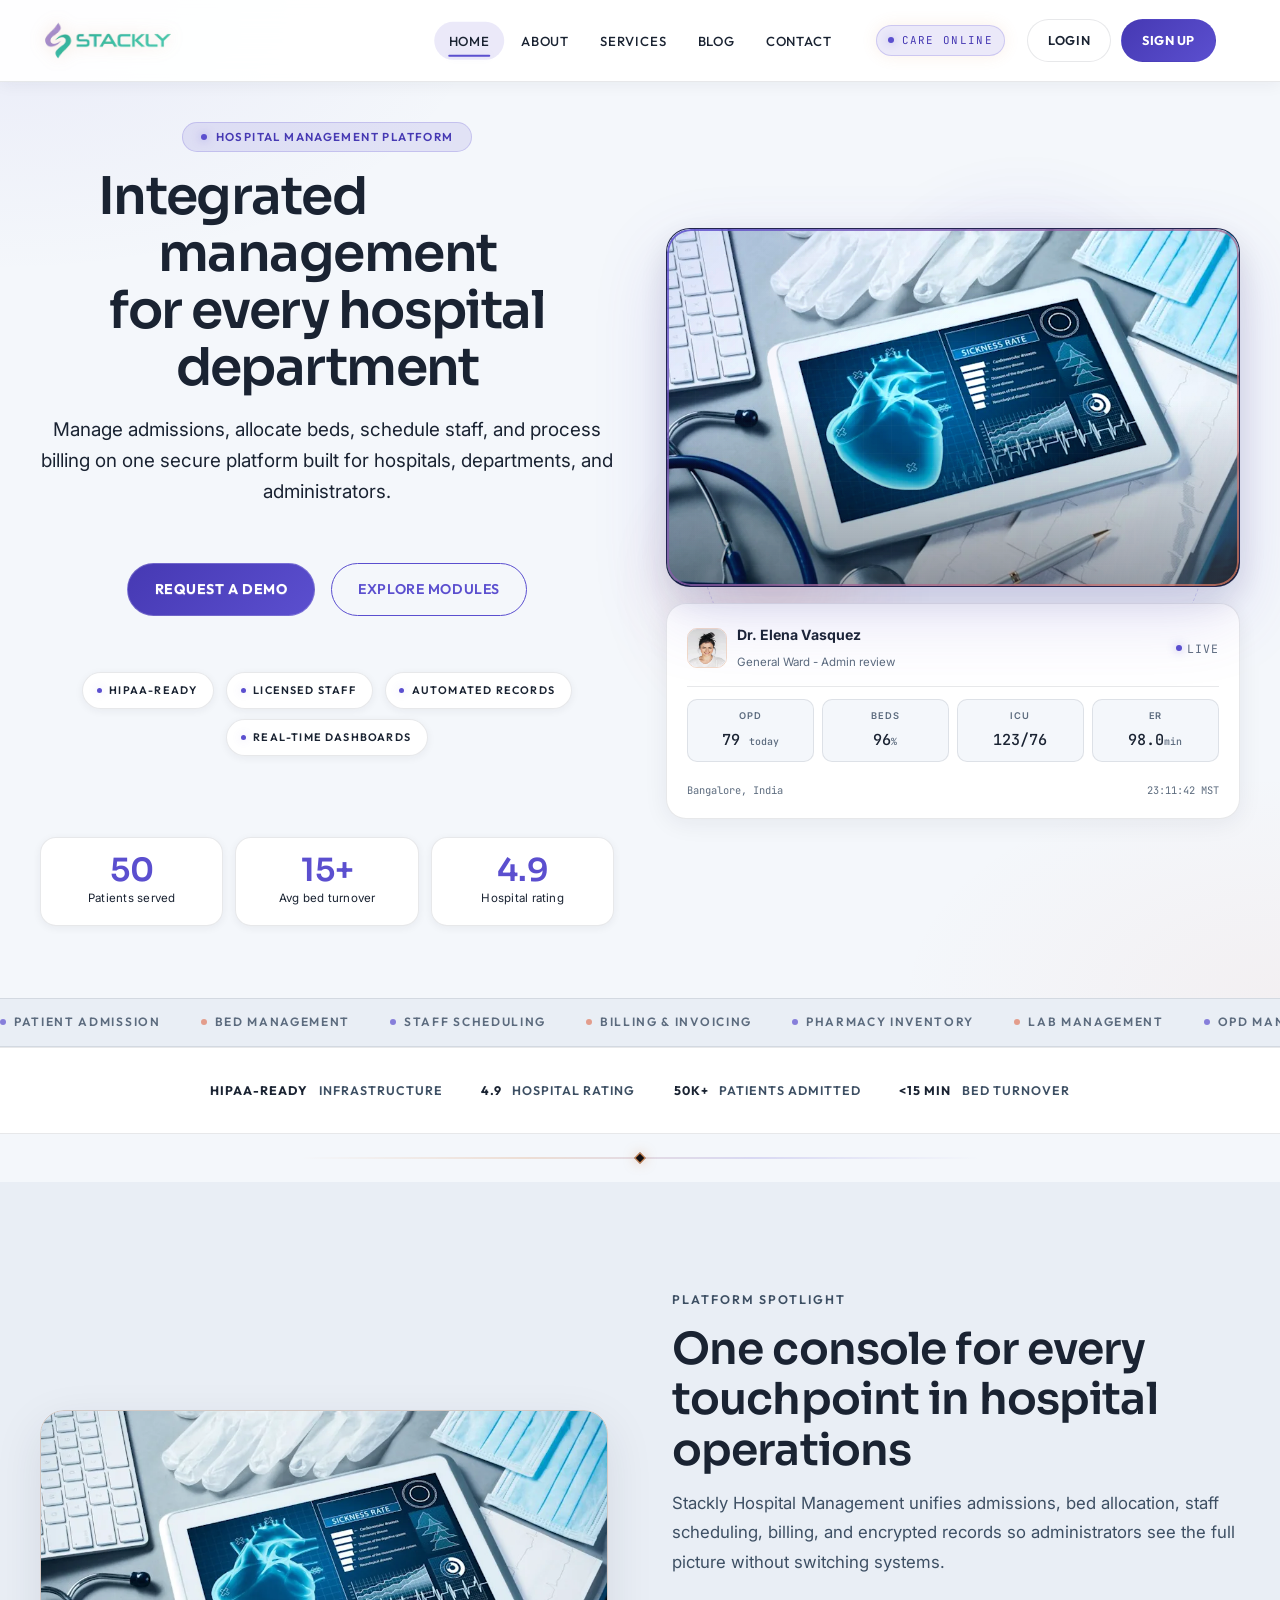
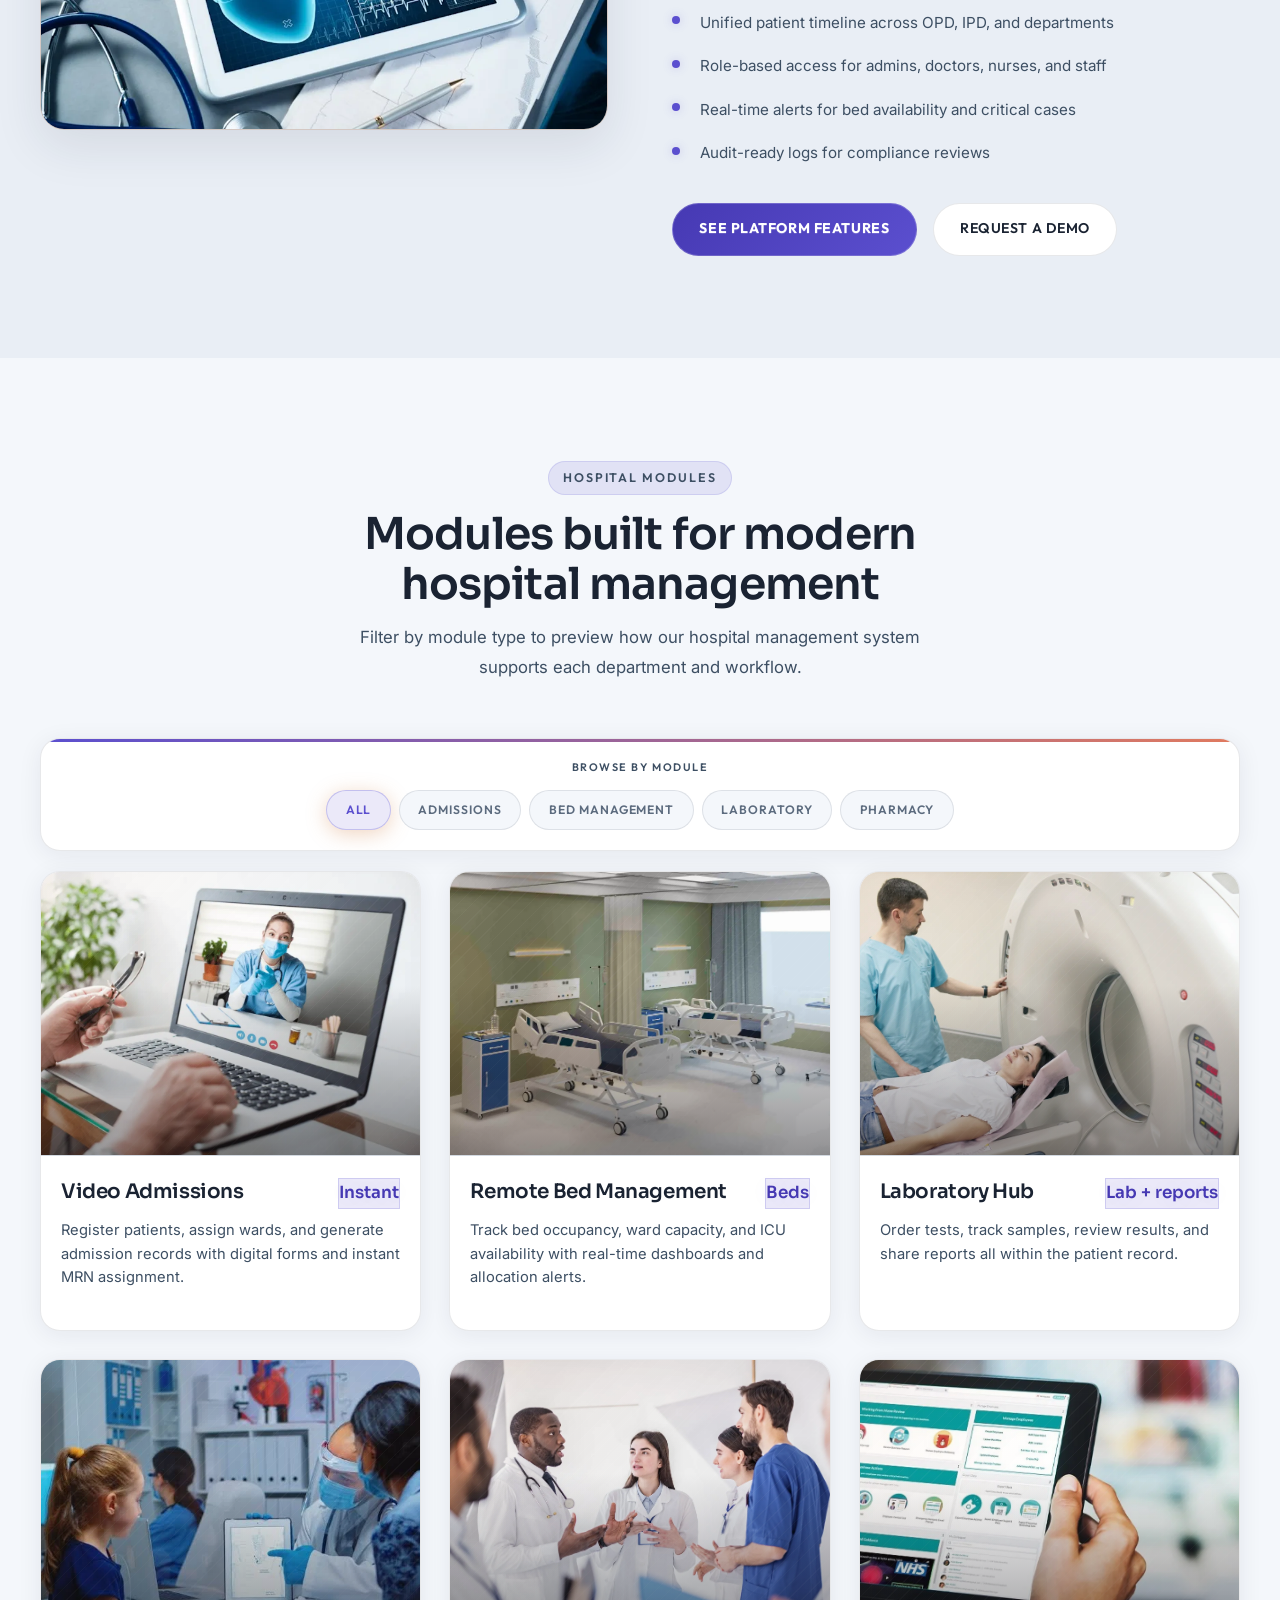
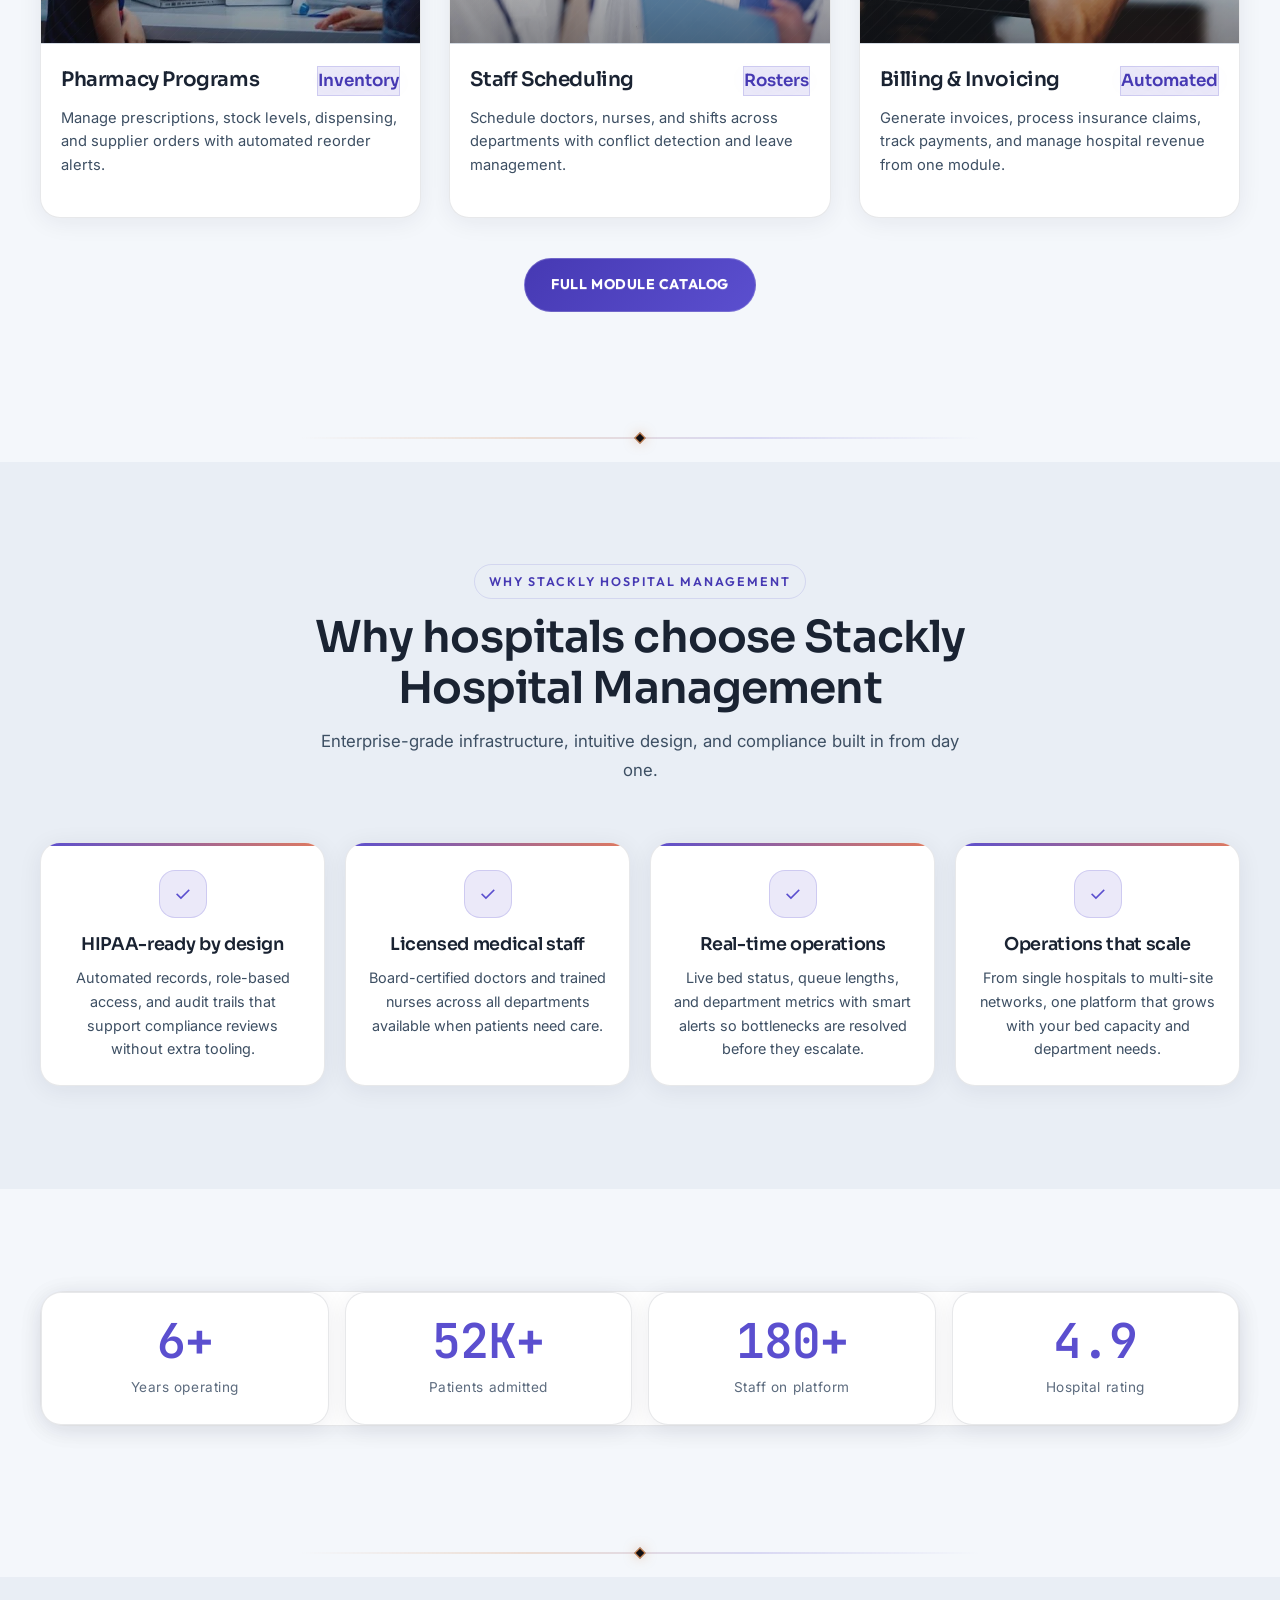
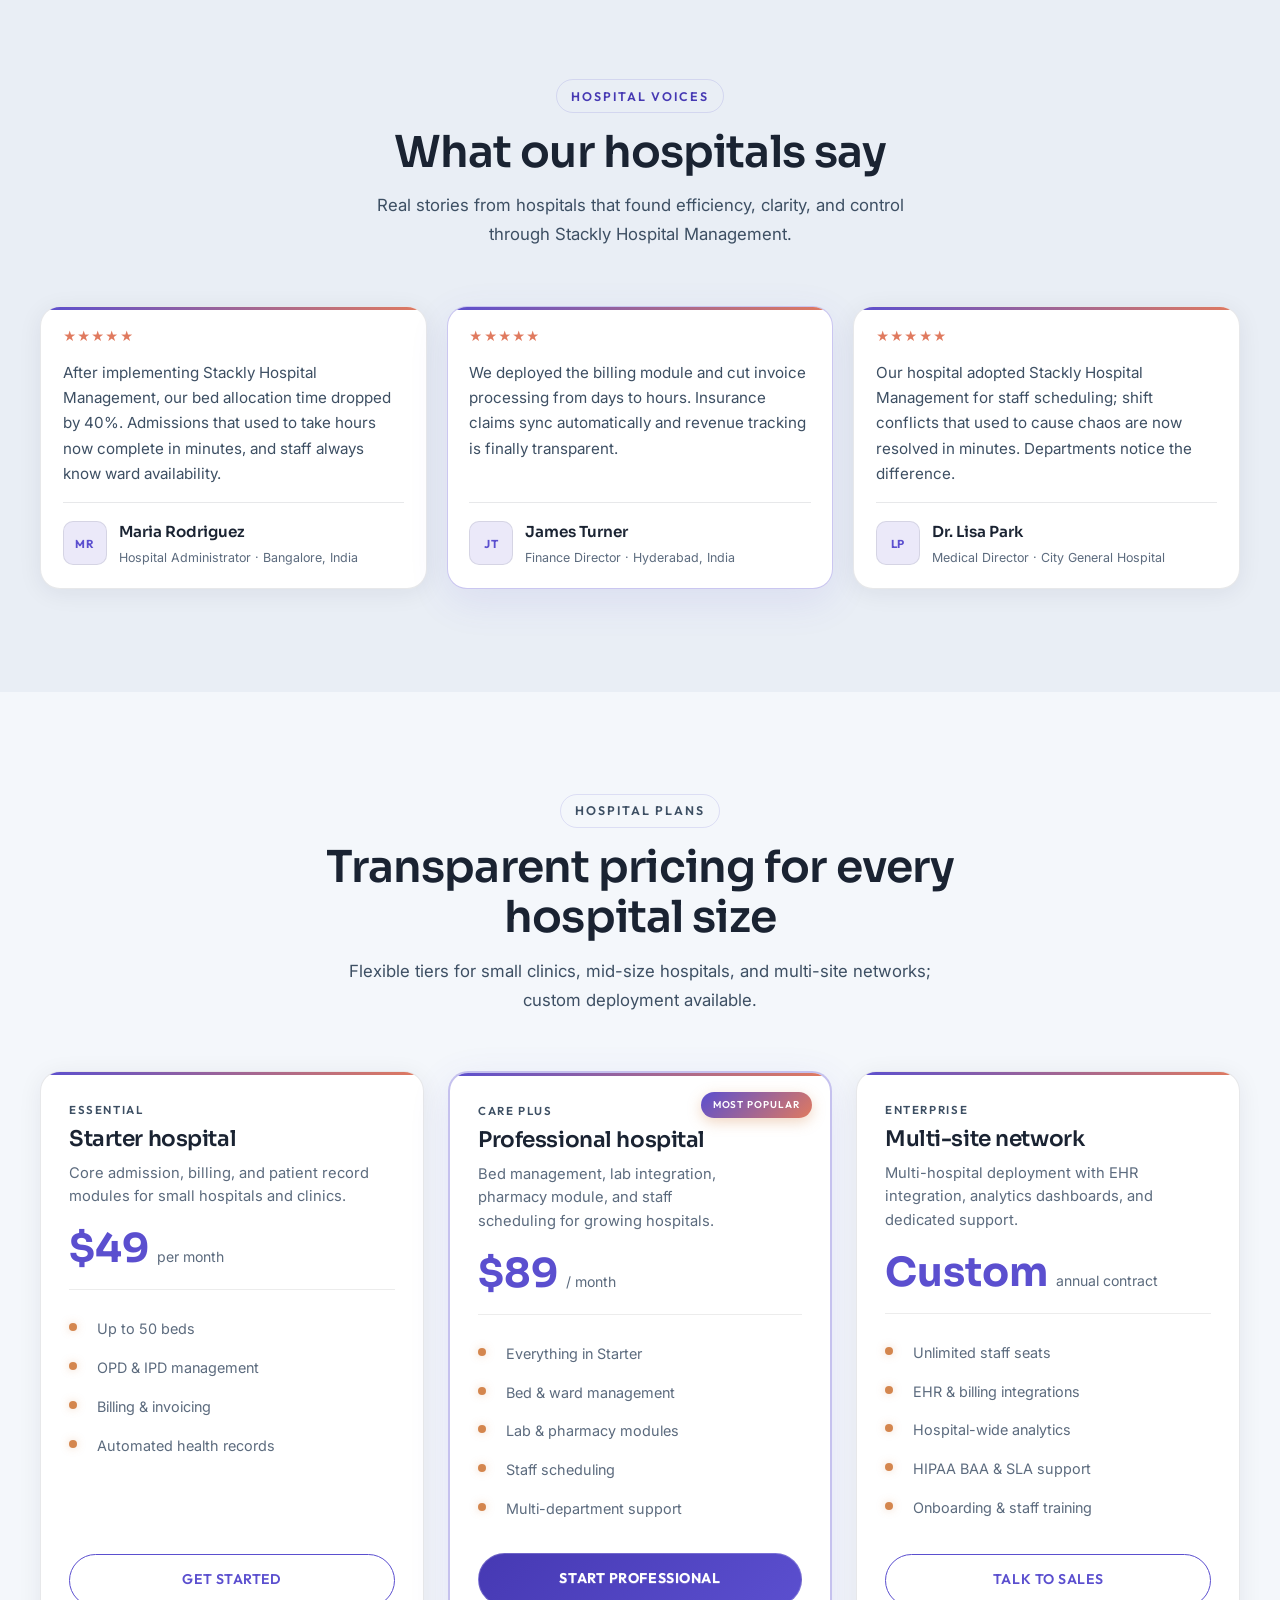
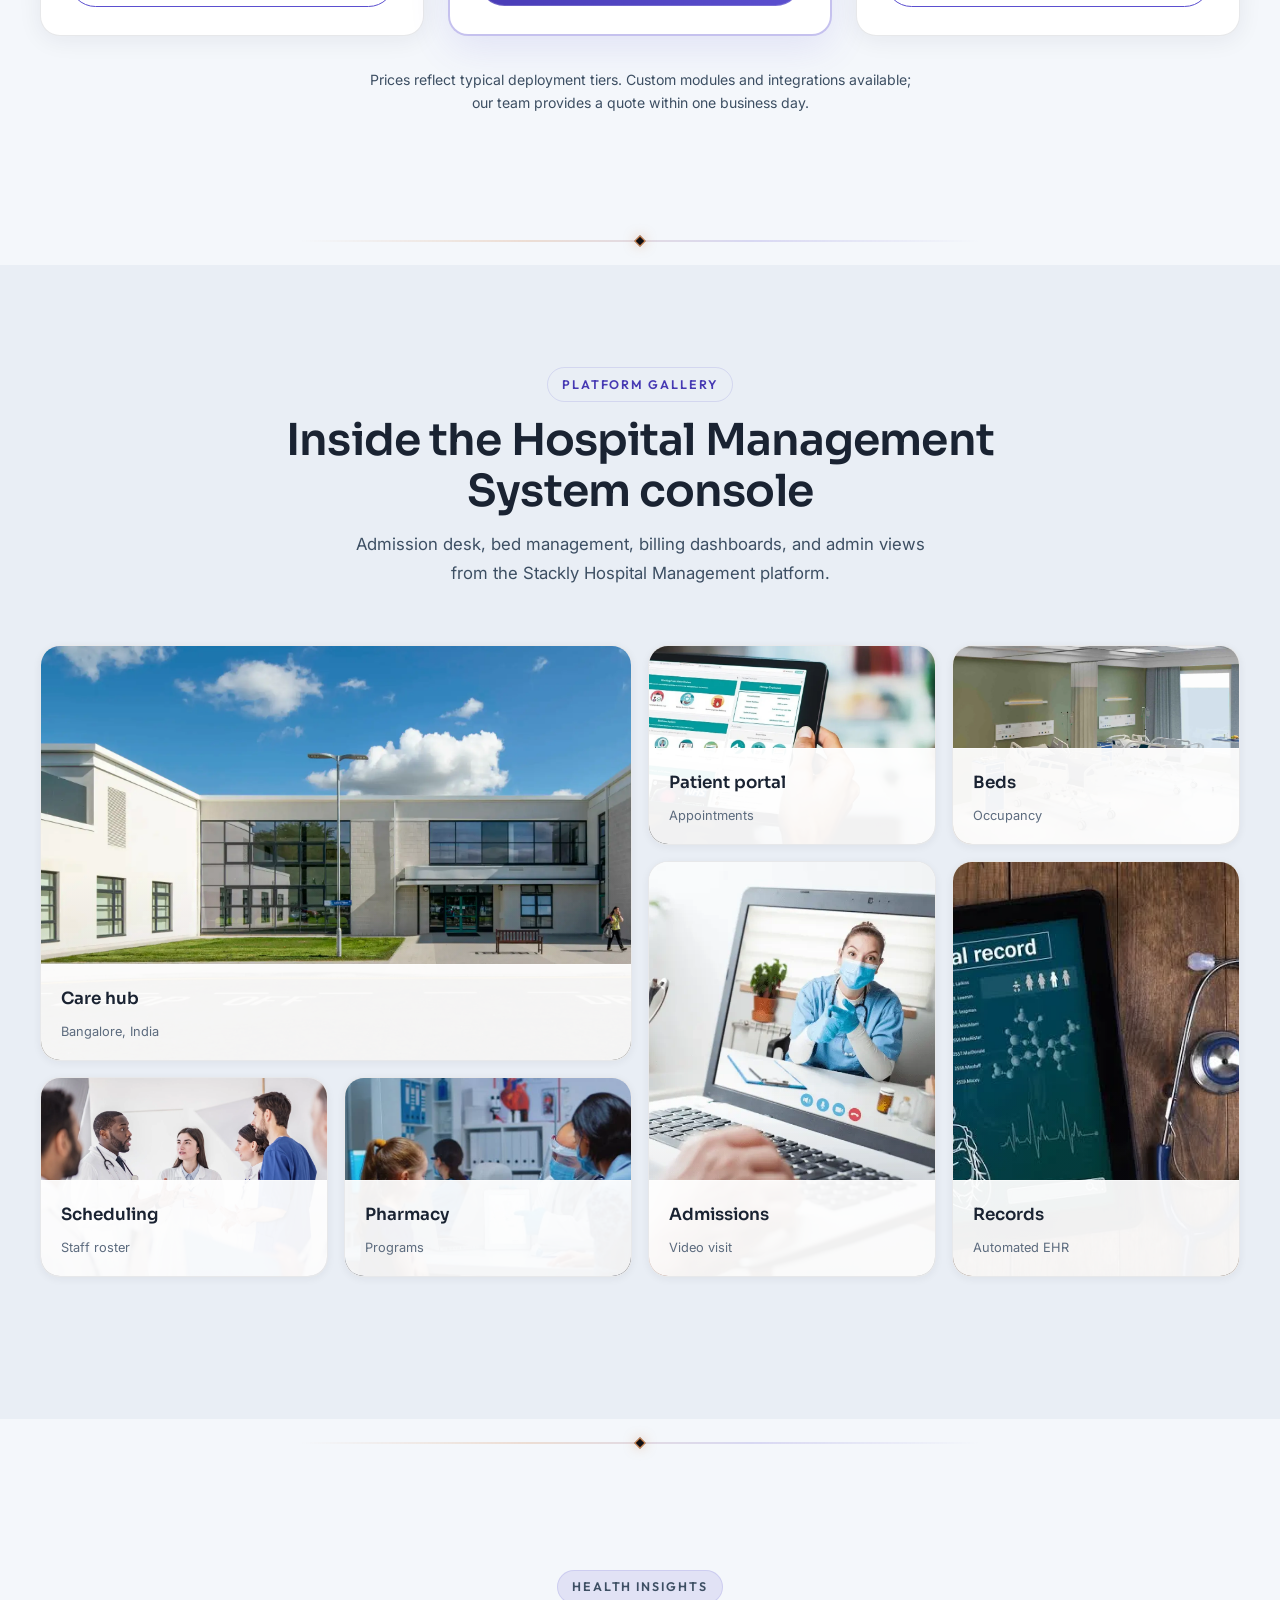
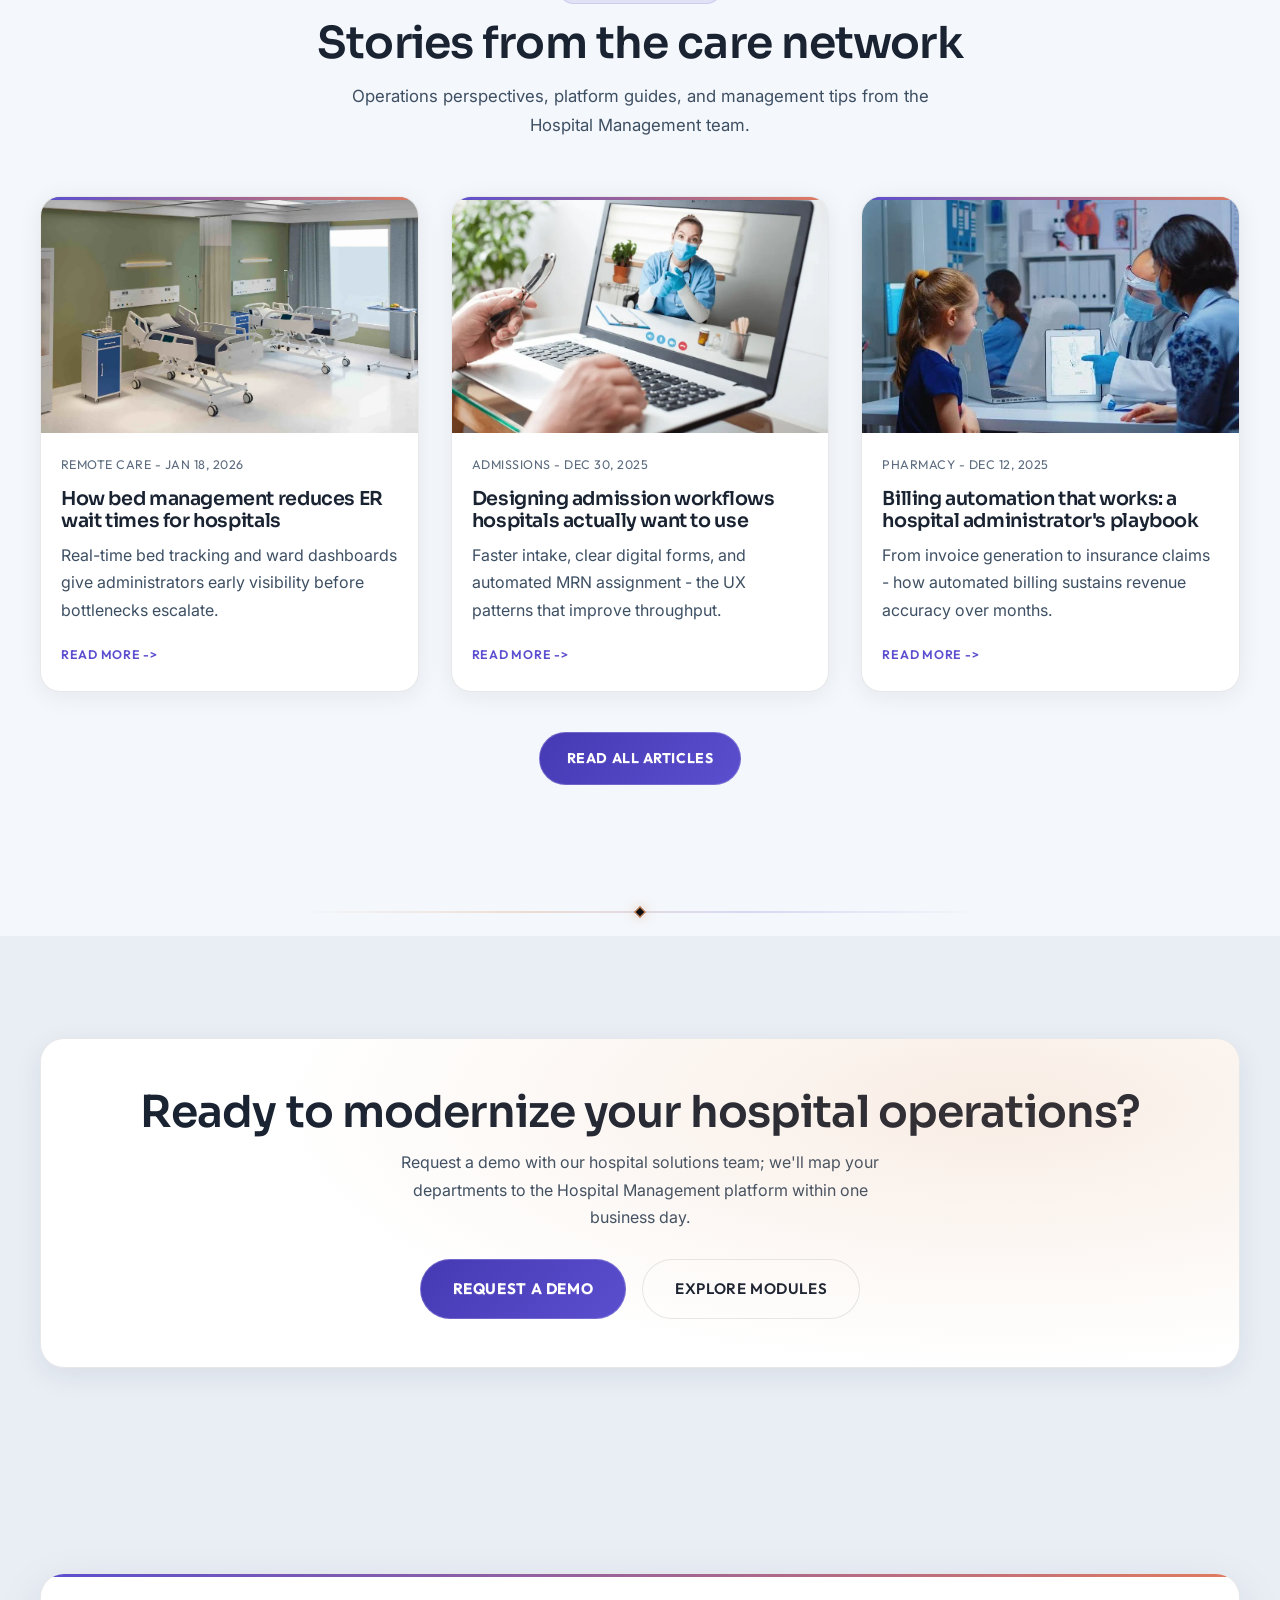
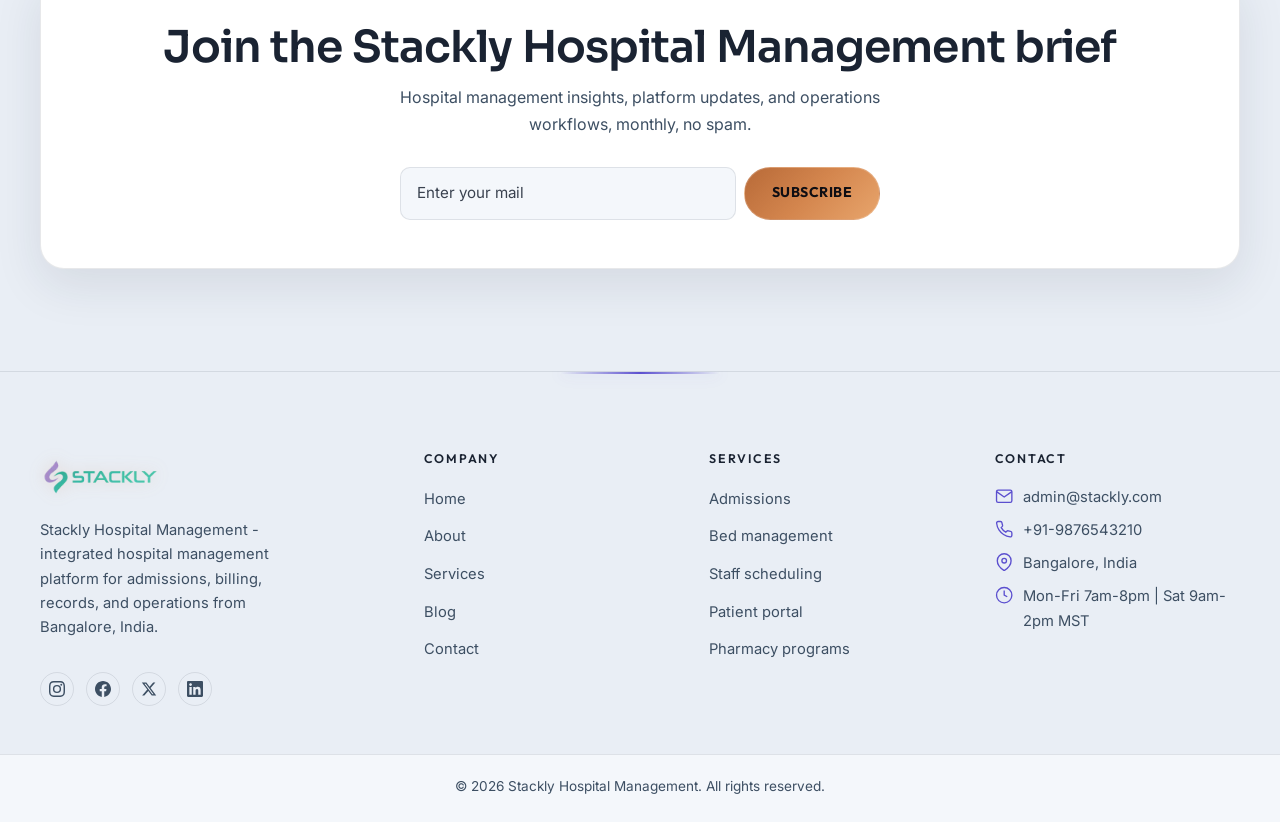
<file: index.html>
﻿<!DOCTYPE html>
<html lang="en">
<head>
  <meta charset="UTF-8">
  <meta name="viewport" content="width=device-width, initial-scale=1.0">
  <meta name="description" content="Stackly Hospital Management - Integrated hospital management platform for admissions, bed management, billing, records, and operations in Bangalore, India.">
  <meta name="theme-color" content="#F4F7FB">
  <title>Stackly Hospital Management - Hospital Management Platform</title>
  <link rel="preconnect" href="https://fonts.googleapis.com">
  <link rel="preconnect" href="https://fonts.gstatic.com" crossorigin>
  <link href="https://fonts.googleapis.com/css2?family=Inter:wght@400;500;600&family=JetBrains+Mono:wght@400;500&family=Outfit:wght@500;600&family=Sora:wght@500;600;700&display=swap" rel="stylesheet">
  <link rel="stylesheet" href="css/style.css">
  <link rel="stylesheet" href="css/responsive.css">
  <link rel="stylesheet" href="css/premium.css">
  <link rel="stylesheet" href="css/healthcare.css">
  <link rel="stylesheet" href="css/light-theme.css">
  <link rel="stylesheet" href="https://cdn.jsdelivr.net/npm/aos@2.3.1/dist/aos.css">
</head>
<body class="page-home page-hero-overlay premium-theme theme-light">

  <div id="preloader" aria-hidden="true">
    <div class="preloader__stage">
      <div class="preloader__ring" aria-hidden="true"><span class="preloader__ring-arc"></span></div>
      <img class="preloader__logo" src="images/stackly-healthcare.webp" alt="Stackly Hospital Management" width="220" height="48" decoding="async">
      <div class="preloader__progress" role="progressbar" aria-label="Loading" aria-valuemin="0" aria-valuemax="100" aria-valuenow="0">
        <span class="preloader__progress-fill"></span>
      </div>
      <p class="preloader__tagline" data-boot-messages="Loading hospital system...|Securing patient records...|Connecting departments...|Welcome to Hospital Management">Loading hospital system...</p>
    </div>
  </div>

  <header class="site-header site-header--pro" id="site-header" data-header>
    <div class="container site-header__inner">
      <a class="logo logo--pro" href="index.html" aria-label="Stackly Hospital Management home">
        <img class="logo__img" src="images/stackly-healthcare.webp" alt="Stackly Hospital Management" width="200" height="44" decoding="async">
      </a>
      <button type="button" class="nav-toggle" id="nav-toggle" aria-expanded="false" aria-controls="nav-wrap" aria-label="Open menu">
        <span class="nav-toggle__bar"></span>
        <span class="nav-toggle__bar"></span>
        <span class="nav-toggle__bar"></span>
      </button>
      <div class="site-header__nav-wrap" id="nav-wrap">
        <div class="site-header__nav-inner">
          <nav class="site-header__nav" aria-label="Main navigation">
            <ul class="nav-list">
              <li><a class="nav-link is-active" href="index.html" data-nav-file="index.html">Home</a></li>
              <li><a class="nav-link" href="about.html" data-nav-file="about.html">About</a></li>
              <li><a class="nav-link" href="services.html" data-nav-file="services.html">Services</a></li>
              <li><a class="nav-link" href="blog.html" data-nav-file="blog.html">Blog</a></li>
              <li><a class="nav-link" href="contact.html" data-nav-file="contact.html">Contact</a></li>
            </ul>
          </nav>
          <div class="site-header__actions">
            <a class="btn btn--nav-login" href="login.html" data-nav-file="login.html">Login</a>
            <a class="btn btn--nav-register" href="register.html">Sign up</a>
          </div>
        </div>
      </div>
    </div>
  </header>

  <main class="site-main">

    <section class="hero-premium hero-premium--video hero-premium--health hero-premium--split-light" id="hero" aria-labelledby="hero-title">
      <div class="container hero-split">
        <div class="hero-split__copy" data-aos="fade-right">
          <div class="hero-premium__content hero-health-hero__content">
            <span class="hero-premium__kicker">Hospital management platform</span>
            <h1 id="hero-title">Integrated <span class="hero-premium__accent hero-rotate" data-hero-rotate data-hero-words="Patient|Bed|Staff|Billing">Patient</span> management<br>for every hospital department</h1>
            <p class="hero-premium__lead lead">Manage admissions, allocate beds, schedule staff, and process billing on one secure platform built for hospitals, departments, and administrators.</p>
            <div class="hero-premium__actions">
              <a class="btn btn--primary" href="404.html">Request a demo</a>
              <a class="btn btn--outline-dark" href="404.html">Explore modules</a>
            </div>
            <ul class="hero-premium__brands" aria-label="Platform trust markers">
              <li class="hero-premium__brand-pill">HIPAA-ready</li>
              <li class="hero-premium__brand-pill">Licensed staff</li>
              <li class="hero-premium__brand-pill">Automated records</li>
              <li class="hero-premium__brand-pill">Real-time dashboards</li>
            </ul>
            <div class="hero-health-stats hero-health-stats--inline" data-hero-stats data-aos="fade-up" data-aos-delay="100">
              <div class="hero-health-stats__item">
                <span class="hero-health-stats__value"><span class="stat-counter" data-target="50" data-format="kplus">0</span></span>
                <span class="hero-health-stats__label">Patients served</span>
              </div>
              <div class="hero-health-stats__item">
                <span class="hero-health-stats__value"><span class="stat-counter" data-target="15" data-format="plus">0</span></span>
                <span class="hero-health-stats__label">Avg bed turnover</span>
              </div>
              <div class="hero-health-stats__item">
                <span class="hero-health-stats__value"><span class="stat-counter" data-target="4.9" data-format="decimal" data-decimals="1">0</span></span>
                <span class="hero-health-stats__label">Hospital rating</span>
              </div>
            </div>
          </div>
        </div>
        <div class="hero-split__visual" data-aos="fade-left" data-aos-delay="100">
          <span class="hero-split__aura hero-split__aura--indigo" aria-hidden="true"></span>
          <span class="hero-split__aura hero-split__aura--coral" aria-hidden="true"></span>
          <span class="hero-split__orbit" aria-hidden="true"></span>
          <div class="hero-split__media-card">
            <span class="hero-split__media-shine" aria-hidden="true"></span>
            <span class="hero-split__media-grid" aria-hidden="true"></span>
            <video class="hero-premium__video" autoplay muted loop playsinline preload="auto" poster="images/digital-health-about.webp">
              <source src="images/hospital-management.mp4" type="video/mp4">
            </video>
            <div class="hero-premium__overlay hero-split__overlay" aria-hidden="true"></div>
          </div>
          <aside class="hero-vitals-strip hero-split__telemetry" data-hero-telemetry aria-label="Live hospital stats preview">
            <div class="hero-vitals-strip__session">
              <img class="hero-vitals-strip__avatar" src="images/about-nina.webp" alt="" width="40" height="40" loading="lazy" decoding="async">
              <div>
                <strong>Dr. Elena Vasquez</strong>
                <span>General Ward - Admin review</span>
              </div>
              <span class="hero-vitals-strip__live"><span class="hero-vitals-strip__dot" aria-hidden="true"></span> Live</span>
            </div>
            <dl class="hero-vitals-strip__grid">
              <div><dt>OPD</dt><dd><span data-telemetry="hr">47</span> <small>today</small></dd></div>
              <div><dt>Beds</dt><dd><span data-telemetry="spo2">84</span><small>%</small></dd></div>
              <div><dt>ICU</dt><dd><span data-telemetry="bp">12/15</span></dd></div>
              <div><dt>ER</dt><dd><span data-telemetry="temp">22</span><small>min</small></dd></div>
            </dl>
            <div class="hero-vitals-strip__footer">
              <span data-telemetry="coords">Bangalore, India</span>
              <span data-telemetry="clock">00:00:00 MST</span>
            </div>
          </aside>
        </div>
      </div>
    </section>

    <div class="care-signal-rail" aria-hidden="true">
      <div class="care-signal-rail__track">
        <span>Patient admission</span><span>Bed management</span><span>Staff scheduling</span><span>Billing &amp; invoicing</span><span>Pharmacy inventory</span><span>Lab management</span><span>OPD management</span><span>IPD management</span><span>Doctor roster</span><span>Emergency alerts</span>
        <span>Patient admission</span><span>Bed management</span><span>Staff scheduling</span><span>Billing &amp; invoicing</span><span>Pharmacy inventory</span><span>Lab management</span><span>OPD management</span><span>IPD management</span><span>Doctor roster</span><span>Emergency alerts</span>
      </div>
    </div>

    <div class="trust-strip" aria-label="Trust indicators">
      <div class="container">
        <ul class="trust-strip__list">
          <li class="trust-strip__item"><strong>HIPAA-ready</strong> infrastructure</li>
          <li class="trust-strip__item"><strong>4.9</strong> hospital rating</li>
          <li class="trust-strip__item"><strong>50K+</strong> patients admitted</li>
          <li class="trust-strip__item"><strong>&lt;15 min</strong> bed turnover</li>
        </ul>
      </div>
    </div>

    <section class="section section--dark" id="featured">
      <div class="container split-layout">
        <div class="split-layout__image" data-aos="fade-right">
          <img src="images/digital-health-about.webp" alt="Stackly Hospital Management hospital management dashboard showing admissions, beds, and billing" width="900" height="680" loading="lazy" decoding="async">
        </div>
        <div data-aos="fade-left">
          <p class="section__kicker">Platform spotlight</p>
          <h2 class="section__title">One console for every touchpoint in hospital operations</h2>
          <p class="split-layout__lead">Stackly Hospital Management unifies admissions, bed allocation, staff scheduling, billing, and encrypted records so administrators see the full picture without switching systems.</p>
          <ul class="checklist">
            <li>Unified patient timeline across OPD, IPD, and departments</li>
            <li>Role-based access for admins, doctors, nurses, and staff</li>
            <li>Real-time alerts for bed availability and critical cases</li>
            <li>Audit-ready logs for compliance reviews</li>
          </ul>
          <div class="split-layout__actions">
            <a class="btn btn--primary" href="404.html">See platform features</a>
            <a class="btn btn--outline-light" href="404.html">Request a demo</a>
          </div>
        </div>
      </div>
    </section>



    <section class="section section--dark section--menu-preview" id="services-preview">
      <div class="container">
        <header class="section__head section__head--center">
          <p class="section__kicker" data-aos="fade-up">Hospital modules</p>
          <h2 class="section__title" data-aos="fade-up" data-aos-delay="100">Modules built for modern hospital management</h2>
          <p class="section__lead" data-aos="fade-up" data-aos-delay="150">Filter by module type to preview how our hospital management system supports each department and workflow.</p>
        </header>
        <div class="menu-filter-bar" data-aos="fade-up">
          <div class="menu-filter-shell glass-card">
            <p class="menu-filter-shell__label">Browse by module</p>
            <div class="menu-tabs" data-menu-filter role="tablist" aria-label="Filter services">
              <button type="button" class="menu-tab is-active" data-menu-tab="all" role="tab" aria-selected="true">All</button>
              <button type="button" class="menu-tab" data-menu-tab="telehealth" role="tab" aria-selected="false">Admissions</button>
              <button type="button" class="menu-tab" data-menu-tab="monitoring" role="tab" aria-selected="false">Bed Management</button>
              <button type="button" class="menu-tab" data-menu-tab="diagnostics" role="tab" aria-selected="false">Laboratory</button>
              <button type="button" class="menu-tab" data-menu-tab="wellness" role="tab" aria-selected="false">Pharmacy</button>
            </div>
          </div>
        </div>
        <div class="dish-grid" data-menu-board data-aos="fade-up">
          <article class="dish-card glass-card menu-item" data-category="telehealth">
            <div class="dish-card__image dish-card__image--empty">
              <img src="images/video-telehealth.webp" alt="Hospital patient admission module" width="600" height="450" loading="lazy" decoding="async">
            </div>
            <div class="dish-card__body">
              <div class="dish-card__meta"><h3 class="dish-card__name">Video Admissions</h3><span class="dish-card__price">Instant</span></div>
              <p class="dish-card__desc">Register patients, assign wards, and generate admission records with digital forms and instant MRN assignment.</p>
            </div>
          </article>
          <article class="dish-card glass-card menu-item" data-category="monitoring">
            <div class="dish-card__image dish-card__image--empty">
              <img src="images/Bed-management.webp" alt="Remote patient monitoring dashboard" width="600" height="450" loading="lazy" decoding="async">
            </div>
            <div class="dish-card__body">
              <div class="dish-card__meta"><h3 class="dish-card__name">Remote Bed Management</h3><span class="dish-card__price">Beds</span></div>
              <p class="dish-card__desc">Track bed occupancy, ward capacity, and ICU availability with real-time dashboards and allocation alerts.</p>
            </div>
          </article>
          <article class="dish-card glass-card menu-item" data-category="diagnostics">
            <div class="dish-card__image dish-card__image--empty">
              <img src="images/diagnostic hub.webp" alt="Digital diagnostics workflow" width="600" height="450" loading="lazy" decoding="async">
            </div>
            <div class="dish-card__body">
              <div class="dish-card__meta"><h3 class="dish-card__name">Laboratory Hub</h3><span class="dish-card__price">Lab + reports</span></div>
              <p class="dish-card__desc">Order tests, track samples, review results, and share reports all within the patient record.</p>
            </div>
          </article>
          <article class="dish-card glass-card menu-item" data-category="wellness">
            <div class="dish-card__image dish-card__image--empty">
              <img src="images/wellness-program.webp" alt="Pharmacy and preventive care program" width="600" height="450" loading="lazy" decoding="async">
            </div>
            <div class="dish-card__body">
              <div class="dish-card__meta"><h3 class="dish-card__name">Pharmacy Programs</h3><span class="dish-card__price">Inventory</span></div>
              <p class="dish-card__desc">Manage prescriptions, stock levels, dispensing, and supplier orders with automated reorder alerts.</p>
            </div>
          </article>
          <article class="dish-card glass-card menu-item" data-category="telehealth">
            <div class="dish-card__image dish-card__image--empty">
              <img src="images/care-coordination.webp" alt="Staff scheduling workflow" width="600" height="450" loading="lazy" decoding="async">
            </div>
            <div class="dish-card__body">
              <div class="dish-card__meta"><h3 class="dish-card__name">Staff Scheduling</h3><span class="dish-card__price">Rosters</span></div>
              <p class="dish-card__desc">Schedule doctors, nurses, and shifts across departments with conflict detection and leave management.</p>
            </div>
          </article>
          <article class="dish-card glass-card menu-item" data-category="monitoring">
            <div class="dish-card__image dish-card__image--empty">
              <img src="images/patient-portal.webp" alt="Patient portal and secure health records" width="600" height="450" loading="lazy" decoding="async">
            </div>
            <div class="dish-card__body">
              <div class="dish-card__meta"><h3 class="dish-card__name">Billing &amp; Invoicing</h3><span class="dish-card__price">Automated</span></div>
              <p class="dish-card__desc">Generate invoices, process insurance claims, track payments, and manage hospital revenue from one module.</p>
            </div>
          </article>
        </div>
        <div class="section-cta__actions" data-aos="fade-up">
          <a class="btn btn--primary" href="404.html">Full module catalog</a>
        </div>
      </div>
    </section>

    <section class="section section--canvas" id="why-us">
      <div class="container">
        <header class="section__head section__head--center">
          <p class="section__kicker" data-aos="fade-up">Why Stackly Hospital Management</p>
          <h2 class="section__title" data-aos="fade-up" data-aos-delay="100">Why hospitals choose Stackly Hospital Management</h2>
          <p class="section__lead" data-aos="fade-up" data-aos-delay="150">Enterprise-grade infrastructure, intuitive design, and compliance built in from day one.</p>
        </header>
        <div class="why-grid">
          <article class="why-card glass-card" data-aos="fade-up">
            <span class="why-card__icon" aria-hidden="true">&#10003;</span>
            <h3>HIPAA-ready by design</h3>
            <p>Automated records, role-based access, and audit trails that support compliance reviews without extra tooling.</p>
          </article>
          <article class="why-card glass-card" data-aos="fade-up" data-aos-delay="50">
            <span class="why-card__icon" aria-hidden="true">&#10003;</span>
            <h3>Licensed medical staff</h3>
            <p>Board-certified doctors and trained nurses across all departments available when patients need care.</p>
          </article>
          <article class="why-card glass-card" data-aos="fade-up" data-aos-delay="100">
            <span class="why-card__icon" aria-hidden="true">&#10003;</span>
            <h3>Real-time operations</h3>
            <p>Live bed status, queue lengths, and department metrics with smart alerts so bottlenecks are resolved before they escalate.</p>
          </article>
          <article class="why-card glass-card" data-aos="fade-up" data-aos-delay="150">
            <span class="why-card__icon" aria-hidden="true">&#10003;</span>
            <h3>Operations that scale</h3>
            <p>From single hospitals to multi-site networks, one platform that grows with your bed capacity and department needs.</p>
          </article>
        </div>
      </div>
    </section>

    <section class="section section--cream" id="stats">
      <div class="container">
        <div class="stats-band" data-aos="fade-up">
          <div class="stat-item">
            <span class="stat-item__value"><span class="stat-counter" data-target="6" data-format="plus">0</span></span>
            <span class="stat-item__label">Years operating</span>
          </div>
          <div class="stat-item">
            <span class="stat-item__value"><span class="stat-counter" data-target="52000" data-format="kplus">0</span></span>
            <span class="stat-item__label">Patients admitted</span>
          </div>
          <div class="stat-item">
            <span class="stat-item__value"><span class="stat-counter" data-target="180" data-format="plus">0</span></span>
            <span class="stat-item__label">Staff on platform</span>
          </div>
          <div class="stat-item">
            <span class="stat-item__value"><span class="stat-counter" data-target="4.9" data-format="decimal" data-decimals="1">0</span></span>
            <span class="stat-item__label">Hospital rating</span>
          </div>
        </div>
      </div>
    </section>

    <section class="section section--dark section--testimonials" id="testimonials">
      <div class="container">
        <header class="section__head section__head--center">
          <p class="section__kicker" data-aos="fade-up">Hospital voices</p>
          <h2 class="section__title" data-aos="fade-up" data-aos-delay="100">What our hospitals say</h2>
          <p class="section__lead" data-aos="fade-up" data-aos-delay="150">Real stories from hospitals that found efficiency, clarity, and control through Stackly Hospital Management.</p>
        </header>
        <div class="testimonial-grid" data-aos="fade-up" aria-label="Hospital testimonials">
          <article class="testimonial-card glass-card">
            <div class="testimonial-card__stars" aria-label="5 out of 5 stars">&#9733;&#9733;&#9733;&#9733;&#9733;</div>
            <blockquote class="testimonial-card__quote">After implementing Stackly Hospital Management, our bed allocation time dropped by 40%. Admissions that used to take hours now complete in minutes, and staff always know ward availability.</blockquote>
            <footer class="testimonial-card__author">
              <span class="testimonial-card__avatar" aria-hidden="true">MR</span>
              <div class="testimonial-card__meta">
                <strong>Maria Rodriguez</strong>
                <span>Hospital Administrator · Bangalore, India</span>
              </div>
            </footer>
          </article>
          <article class="testimonial-card testimonial-card--featured glass-card">
            <div class="testimonial-card__stars" aria-label="5 out of 5 stars">&#9733;&#9733;&#9733;&#9733;&#9733;</div>
            <blockquote class="testimonial-card__quote">We deployed the billing module and cut invoice processing from days to hours. Insurance claims sync automatically and revenue tracking is finally transparent.</blockquote>
            <footer class="testimonial-card__author">
              <span class="testimonial-card__avatar" aria-hidden="true">JT</span>
              <div class="testimonial-card__meta">
                <strong>James Turner</strong>
                <span>Finance Director · Hyderabad, India</span>
              </div>
            </footer>
          </article>
          <article class="testimonial-card glass-card">
            <div class="testimonial-card__stars" aria-label="5 out of 5 stars">&#9733;&#9733;&#9733;&#9733;&#9733;</div>
            <blockquote class="testimonial-card__quote">Our hospital adopted Stackly Hospital Management for staff scheduling; shift conflicts that used to cause chaos are now resolved in minutes. Departments notice the difference.</blockquote>
            <footer class="testimonial-card__author">
              <span class="testimonial-card__avatar" aria-hidden="true">LP</span>
              <div class="testimonial-card__meta">
                <strong>Dr. Lisa Park</strong>
                <span>Medical Director · City General Hospital</span>
              </div>
            </footer>
          </article>
        </div>
      </div>
    </section>

    <section class="section section--cream section--pricing" id="pricing">
      <div class="container">
        <header class="section__head section__head--center">
          <p class="section__kicker" data-aos="fade-up">Hospital plans</p>
          <h2 class="section__title" data-aos="fade-up" data-aos-delay="100">Transparent pricing for every hospital size</h2>
          <p class="section__lead" data-aos="fade-up" data-aos-delay="150">Flexible tiers for small clinics, mid-size hospitals, and multi-site networks; custom deployment available.</p>
        </header>
        <div class="pricing-grid">
          <article class="pricing-card" data-aos="fade-up">
            <div class="pricing-card__head">
              <p class="pricing-card__tier">Essential</p>
              <h3 class="pricing-card__name">Starter hospital</h3>
              <p class="pricing-card__desc">Core admission, billing, and patient record modules for small hospitals and clinics.</p>
            </div>
            <div class="pricing-card__price">
              <span class="pricing-card__amount">$49</span>
              <span class="pricing-card__period">per month</span>
            </div>
            <ul class="pricing-card__features checklist">
              <li>Up to 50 beds</li>
              <li>OPD &amp; IPD management</li>
              <li>Billing &amp; invoicing</li>
              <li>Automated health records</li>
            </ul>
            <a class="btn btn--outline-dark pricing-card__cta" href="404.html">Get started</a>
          </article>
          <article class="pricing-card pricing-card--featured" data-aos="fade-up" data-aos-delay="50">
            <span class="pricing-card__badge">Most popular</span>
            <div class="pricing-card__head">
              <p class="pricing-card__tier">Care Plus</p>
              <h3 class="pricing-card__name">Professional hospital</h3>
              <p class="pricing-card__desc">Bed management, lab integration, pharmacy module, and staff scheduling for growing hospitals.</p>
            </div>
            <div class="pricing-card__price">
              <span class="pricing-card__amount">$89</span>
              <span class="pricing-card__period">/ month</span>
            </div>
            <ul class="pricing-card__features checklist">
              <li>Everything in Starter</li>
              <li>Bed &amp; ward management</li>
              <li>Lab &amp; pharmacy modules</li>
              <li>Staff scheduling</li>
              <li>Multi-department support</li>
            </ul>
            <a class="btn btn--primary pricing-card__cta" href="404.html">Start Professional</a>
          </article>
          <article class="pricing-card" data-aos="fade-up" data-aos-delay="100">
            <div class="pricing-card__head">
              <p class="pricing-card__tier">Enterprise</p>
              <h3 class="pricing-card__name">Multi-site network</h3>
              <p class="pricing-card__desc">Multi-hospital deployment with EHR integration, analytics dashboards, and dedicated support.</p>
            </div>
            <div class="pricing-card__price">
              <span class="pricing-card__amount">Custom</span>
              <span class="pricing-card__period">annual contract</span>
            </div>
            <ul class="pricing-card__features checklist">
              <li>Unlimited staff seats</li>
              <li>EHR &amp; billing integrations</li>
              <li>Hospital-wide analytics</li>
              <li>HIPAA BAA &amp; SLA support</li>
              <li>Onboarding &amp; staff training</li>
            </ul>
            <a class="btn btn--outline-dark pricing-card__cta" href="404.html">Talk to sales</a>
          </article>
        </div>
        <p class="pricing-note" data-aos="fade-up">Prices reflect typical deployment tiers. Custom modules and integrations available; our team provides a quote within one business day.</p>
      </div>
    </section>

    <section class="section section--dark section--gallery-preview" id="gallery-preview">
      <div class="container">
        <header class="section__head section__head--center">
          <p class="section__kicker" data-aos="fade-up">Platform gallery</p>
          <h2 class="section__title" data-aos="fade-up" data-aos-delay="100">Inside the Hospital Management System console</h2>
          <p class="section__lead" data-aos="fade-up" data-aos-delay="150">Admission desk, bed management, billing dashboards, and admin views from the Stackly Hospital Management platform.</p>
        </header>
        <div class="gallery-showcase" data-aos="fade-up">
          <a class="gallery-showcase__item gallery-showcase__item--hero" href="404.html">
            <img src="images/care-hub.webp" alt="Main care coordination dashboard" width="900" height="700" loading="lazy" decoding="async">
            <span class="gallery-showcase__caption"><strong>Care hub</strong><span>Bangalore, India</span></span>
          </a>
          <a class="gallery-showcase__item" href="404.html">
            <img src="images/patient-portal.webp" alt="Patient portal appointment view" width="600" height="600" loading="lazy" decoding="async">
            <span class="gallery-showcase__caption"><strong>Patient portal</strong><span>Appointments</span></span>
          </a>
          <a class="gallery-showcase__item" href="404.html">
            <img src="images/Bed-management.webp" alt="Bed management vitals chart" width="600" height="600" loading="lazy" decoding="async">
            <span class="gallery-showcase__caption"><strong>Beds</strong><span>Occupancy</span></span>
          </a>
          <a class="gallery-showcase__item gallery-showcase__item--tall" href="404.html">
            <img src="images/video-telehealth.webp" alt="Hospital ward management interface" width="600" height="800" loading="lazy" decoding="async">
            <span class="gallery-showcase__caption"><strong>Admissions</strong><span>Video visit</span></span>
          </a>
          <a class="gallery-showcase__item gallery-showcase__item--tall" href="404.html">
            <img src="images/health-records.webp" alt="Secure health records viewer" width="600" height="800" loading="lazy" decoding="async">
            <span class="gallery-showcase__caption"><strong>Records</strong><span>Automated EHR</span></span>
          </a>
          <a class="gallery-showcase__item" href="404.html">
            <img src="images/care-coordination.webp" alt="Care team messaging" width="600" height="600" loading="lazy" decoding="async">
            <span class="gallery-showcase__caption"><strong>Scheduling</strong><span>Staff roster</span></span>
          </a>
          <a class="gallery-showcase__item" href="404.html">
            <img src="images/wellness-program.webp" alt="Pharmacy program tracker" width="600" height="600" loading="lazy" decoding="async">
            <span class="gallery-showcase__caption"><strong>Pharmacy</strong><span>Programs</span></span>
          </a>
        </div>
      </div>
    </section>

    <section class="section section--cream" id="blog-preview">
      <div class="container">
        <header class="section__head section__head--center">
          <p class="section__kicker" data-aos="fade-up">Health insights</p>
          <h2 class="section__title" data-aos="fade-up" data-aos-delay="100">Stories from the care network</h2>
          <p class="section__lead" data-aos="fade-up" data-aos-delay="150">Operations perspectives, platform guides, and management tips from the Hospital Management team.</p>
        </header>
        <div class="blog-grid">
          <article class="blog-card glass-card" data-aos="fade-up">
            <div class="blog-card__thumb"><img src="images/Bed-management.webp" alt="Bed management article" width="600" height="375" loading="lazy" decoding="async"></div>
            <div class="blog-card__body">
              <p class="blog-card__meta">Remote care - Jan 18, 2026</p>
              <h3><a href="404.html">How bed management reduces ER wait times for hospitals</a></h3>
              <p>Real-time bed tracking and ward dashboards give administrators early visibility before bottlenecks escalate.</p>
              <a class="blog-card__cta" href="404.html">Read more -&gt;</a>
            </div>
          </article>
          <article class="blog-card glass-card" data-aos="fade-up" data-aos-delay="50">
            <div class="blog-card__thumb"><img src="images/video-telehealth.webp" alt="Admissions article" width="600" height="375" loading="lazy" decoding="async"></div>
            <div class="blog-card__body">
              <p class="blog-card__meta">Admissions - Dec 30, 2025</p>
              <h3><a href="404.html">Designing admission workflows hospitals actually want to use</a></h3>
              <p>Faster intake, clear digital forms, and automated MRN assignment - the UX patterns that improve throughput.</p>
              <a class="blog-card__cta" href="404.html">Read more -&gt;</a>
            </div>
          </article>
          <article class="blog-card glass-card" data-aos="fade-up" data-aos-delay="100">
            <div class="blog-card__thumb"><img src="images/wellness-program.webp" alt="Pharmacy article" width="600" height="375" loading="lazy" decoding="async"></div>
            <div class="blog-card__body">
              <p class="blog-card__meta">Pharmacy - Dec 12, 2025</p>
              <h3><a href="404.html">Billing automation that works: a hospital administrator's playbook</a></h3>
              <p>From invoice generation to insurance claims - how automated billing sustains revenue accuracy over months.</p>
              <a class="blog-card__cta" href="404.html">Read more -&gt;</a>
            </div>
          </article>
        </div>
        <div class="section-cta__actions" data-aos="fade-up">
          <a class="btn btn--primary" href="404.html">Read all articles</a>
        </div>
      </div>
    </section>

    <section class="section section--dark" id="reserve-cta">
      <div class="container">
        <div class="cta-band" data-aos="fade-up">
          <h2>Ready to modernize your hospital operations?</h2>
          <p>Request a demo with our hospital solutions team; we'll map your departments to the Hospital Management platform within one business day.</p>
          <div class="cta-band__actions">
            <a class="btn btn--primary btn--lg" href="404.html">Request a demo</a>
            <a class="btn btn--outline-light btn--lg btn--no-hover-color" href="404.html">Explore modules</a>
          </div>
        </div>
      </div>
    </section>

    <section class="section section--dark" id="newsletter">
      <div class="container">
        <div class="cta-band cta-band--newsletter glass-card" data-aos="fade-up">
          <h2>Join the Stackly Hospital Management brief</h2>
          <p>Hospital management insights, platform updates, and operations workflows, monthly, no spam.</p>
          <form id="newsletter-form" class="cta-band__form form" data-validate action="#" method="post" novalidate>
            <div class="form-field cta-band__field">
              <label for="newsletter-email" class="visually-hidden">Email address</label>
              <div class="cta-band__controls">
                <input id="newsletter-email" name="email" type="email" autocomplete="email" placeholder="Enter your mail" required>
                <button type="submit" class="btn btn--on-accent">Subscribe</button>
              </div>
              <span class="field-error">Enter a valid email address.</span>
            </div>
          </form>
          <p class="cta-band__success is-hidden" id="newsletter-success" role="status">Thank you, you're on the list. Redirecting...</p>
        </div>
      </div>
    </section>
  </main>

  <footer class="footer-premium footer-premium--pro" id="site-footer">
    <div class="container footer-premium__grid">
      <div class="footer-brand">
        <a class="logo logo--pro" href="index.html" aria-label="Stackly Hospital Management home">
          <img class="logo__img" src="images/stackly-healthcare.webp" alt="Stackly Hospital Management" width="200" height="44" decoding="async">
        </a>
        <p>Stackly Hospital Management - integrated hospital management platform for admissions, billing, records, and operations from Bangalore, India.</p>
        <div class="footer-social">
          <a href="404.html" aria-label="Instagram"><svg viewBox="0 0 24 24" aria-hidden="true"><path d="M12 2.163c3.204 0 3.584.012 4.85.07 3.252.148 4.771 1.691 4.919 4.919.058 1.265.069 1.645.069 4.849 0 3.205-.012 3.584-.069 4.849-.149 3.225-1.664 4.771-4.919 4.919-1.266.058-1.644.07-4.85.07-3.204 0-3.584-.012-4.849-.07-3.26-.149-4.771-1.699-4.919-4.92-.058-1.265-.07-1.644-.07-4.849 0-3.204.013-3.583.07-4.849.149-3.227 1.664-4.771 4.919-4.919 1.266-.057 1.645-.069 4.849-.069zM12 0C8.741 0 8.333.014 7.053.072 2.695.272.273 2.69.073 7.052.014 8.333 0 8.741 0 12c0 3.259.014 3.668.072 4.948.2 4.358 2.618 6.78 6.98 6.98 1.281.058 1.689.072 4.948.072 3.259 0 3.668-.014 4.948-.072 4.354-.2 6.782-2.618 6.979-6.98.059-1.28.073-1.689.073-4.948 0-3.259-.014-3.667-.072-4.947-.196-4.354-2.617-6.78-6.979-6.98C15.668.014 15.259 0 12 0zm0 5.838a6.162 6.162 0 100 12.324 6.162 6.162 0 000-12.324zM12 16a4 4 0 110-8 4 4 0 010 8zm6.406-11.845a1.44 1.44 0 110 2.881 1.44 1.44 0 010-2.881z"/></svg></a>
          <a href="404.html" aria-label="Facebook"><svg viewBox="0 0 24 24" aria-hidden="true"><path d="M24 12.073c0-6.627-5.373-12-12-12s-12 5.373-12 12c0 5.99 4.388 10.954 10.125 11.854v-8.385H7.078v-3.47h3.047V9.43c0-3.007 1.792-4.669 4.533-4.669 1.312 0 2.686.235 2.686.235v2.953H15.83c-1.491 0-1.956.925-1.956 1.874v2.25h3.328l-.532 3.47h-2.796v8.385C19.612 23.027 24 18.062 24 12.073z"/></svg></a>
          <a href="404.html" aria-label="Twitter"><svg viewBox="0 0 24 24" aria-hidden="true"><path d="M18.244 2.25h3.308l-7.227 8.26 8.502 11.24H16.17l-5.214-6.817L4.99 21.75H1.68l7.73-8.835L1.254 2.25H8.08l4.713 6.231zm-1.161 17.52h1.833L7.084 4.126H5.117z"/></svg></a>
          <a href="404.html" aria-label="LinkedIn"><svg viewBox="0 0 24 24" aria-hidden="true"><path d="M20.447 20.452h-3.554v-5.569c0-1.328-.027-3.037-1.852-3.037-1.853 0-2.136 1.445-2.136 2.939v5.667H9.351V9h3.414v1.561h.046c.477-.9 1.637-1.85 3.37-1.85 3.601 0 4.267 2.37 4.267 5.455v6.286zM5.337 7.433c-1.144 0-2.063-.926-2.063-2.065 0-1.138.92-2.063 2.063-2.063 1.14 0 2.064.925 2.064 2.063 0 1.139-.925 2.065-2.064 2.065zm1.782 13.019H3.555V9h3.564v11.452zM22.225 0H1.771C.792 0 0 .774 0 1.729v20.542C0 23.227.792 24 1.771 24h20.451C23.2 24 24 23.227 24 22.271V1.729C24 .774 23.2 0 22.222 0h.003z"/></svg></a>
        </div>
      </div>
      <div>
        <h4>Company</h4>
        <ul>
          <li><a href="index.html">Home</a></li>
          <li><a href="about.html">About</a></li>
          <li><a href="services.html">Services</a></li>
          <li><a href="blog.html">Blog</a></li>
          <li><a href="contact.html">Contact</a></li>
        </ul>
      </div>
      <div>
        <h4>Services</h4>
        <ul>
          <li><a href="404.html">Admissions</a></li>
          <li><a href="404.html">Bed management</a></li>
          <li><a href="404.html">Staff scheduling</a></li>
          <li><a href="404.html">Patient portal</a></li>
          <li><a href="404.html">Pharmacy programs</a></li>
        </ul>
      </div>
      <div class="footer-contact">
        <h4>Contact</h4>
        <address class="footer-contact__addr">
          <p class="footer-contact__row">
            <span class="footer-contact__icon" aria-hidden="true"><svg viewBox="0 0 24 24" fill="none" stroke="currentColor" stroke-width="1.75"><path d="M4 4h16c1.1 0 2 .9 2 2v12c0 1.1-.9 2-2 2H4c-1.1 0-2-.9-2-2V6c0-1.1.9-2 2-2z"/><polyline points="22,6 12,13 2,6"/></svg></span>
            <a href="404.html">admin@stackly.com</a>
          </p>
          <p class="footer-contact__row">
            <span class="footer-contact__icon" aria-hidden="true"><svg viewBox="0 0 24 24" fill="none" stroke="currentColor" stroke-width="1.75"><path d="M22 16.92v3a2 2 0 0 1-2.18 2 19.79 19.79 0 0 1-8.63-3.07 19.5 19.5 0 0 1-6-6 19.79 19.79 0 0 1-3.07-8.67A2 2 0 0 1 4.11 2h3a2 2 0 0 1 2 1.72c.127.96.361 1.903.7 2.81a2 2 0 0 1-.45 2.11L8.09 9.91a16 16 0 0 0 6 6l1.27-1.27a2 2 0 0 1 2.11-.45c.907.339 1.85.573 2.81.7A2 2 0 0 1 22 16.92z"/></svg></span>
            <a href="404.html">+91-9876543210</a>
          </p>
          <p class="footer-contact__row">
            <span class="footer-contact__icon" aria-hidden="true"><svg viewBox="0 0 24 24" fill="none" stroke="currentColor" stroke-width="1.75"><path d="M21 10c0 7-9 13-9 13s-9-6-9-13a9 9 0 0 1 18 0z"/><circle cx="12" cy="10" r="3"/></svg></span>
            <span>Bangalore, India</span>
          </p>
          <p class="footer-contact__row">
            <span class="footer-contact__icon" aria-hidden="true"><svg viewBox="0 0 24 24" fill="none" stroke="currentColor" stroke-width="1.75"><circle cx="12" cy="12" r="10"/><polyline points="12 6 12 12 16 14"/></svg></span>
            <span>Mon-Fri 7am-8pm | Sat 9am-2pm MST</span>
          </p>
        </address>
      </div>
    </div>
    <div class="footer-bar">
      <div class="container footer-bar__inner">
        <p>&copy; <span data-year>2026</span> Stackly Hospital Management. All rights reserved.</p>
      </div>
    </div>
  </footer>

  <script src="https://cdn.jsdelivr.net/npm/aos@2.3.1/dist/aos.js"></script>
  <script src="js/main.js"></script>
</body>
</html>
</file>
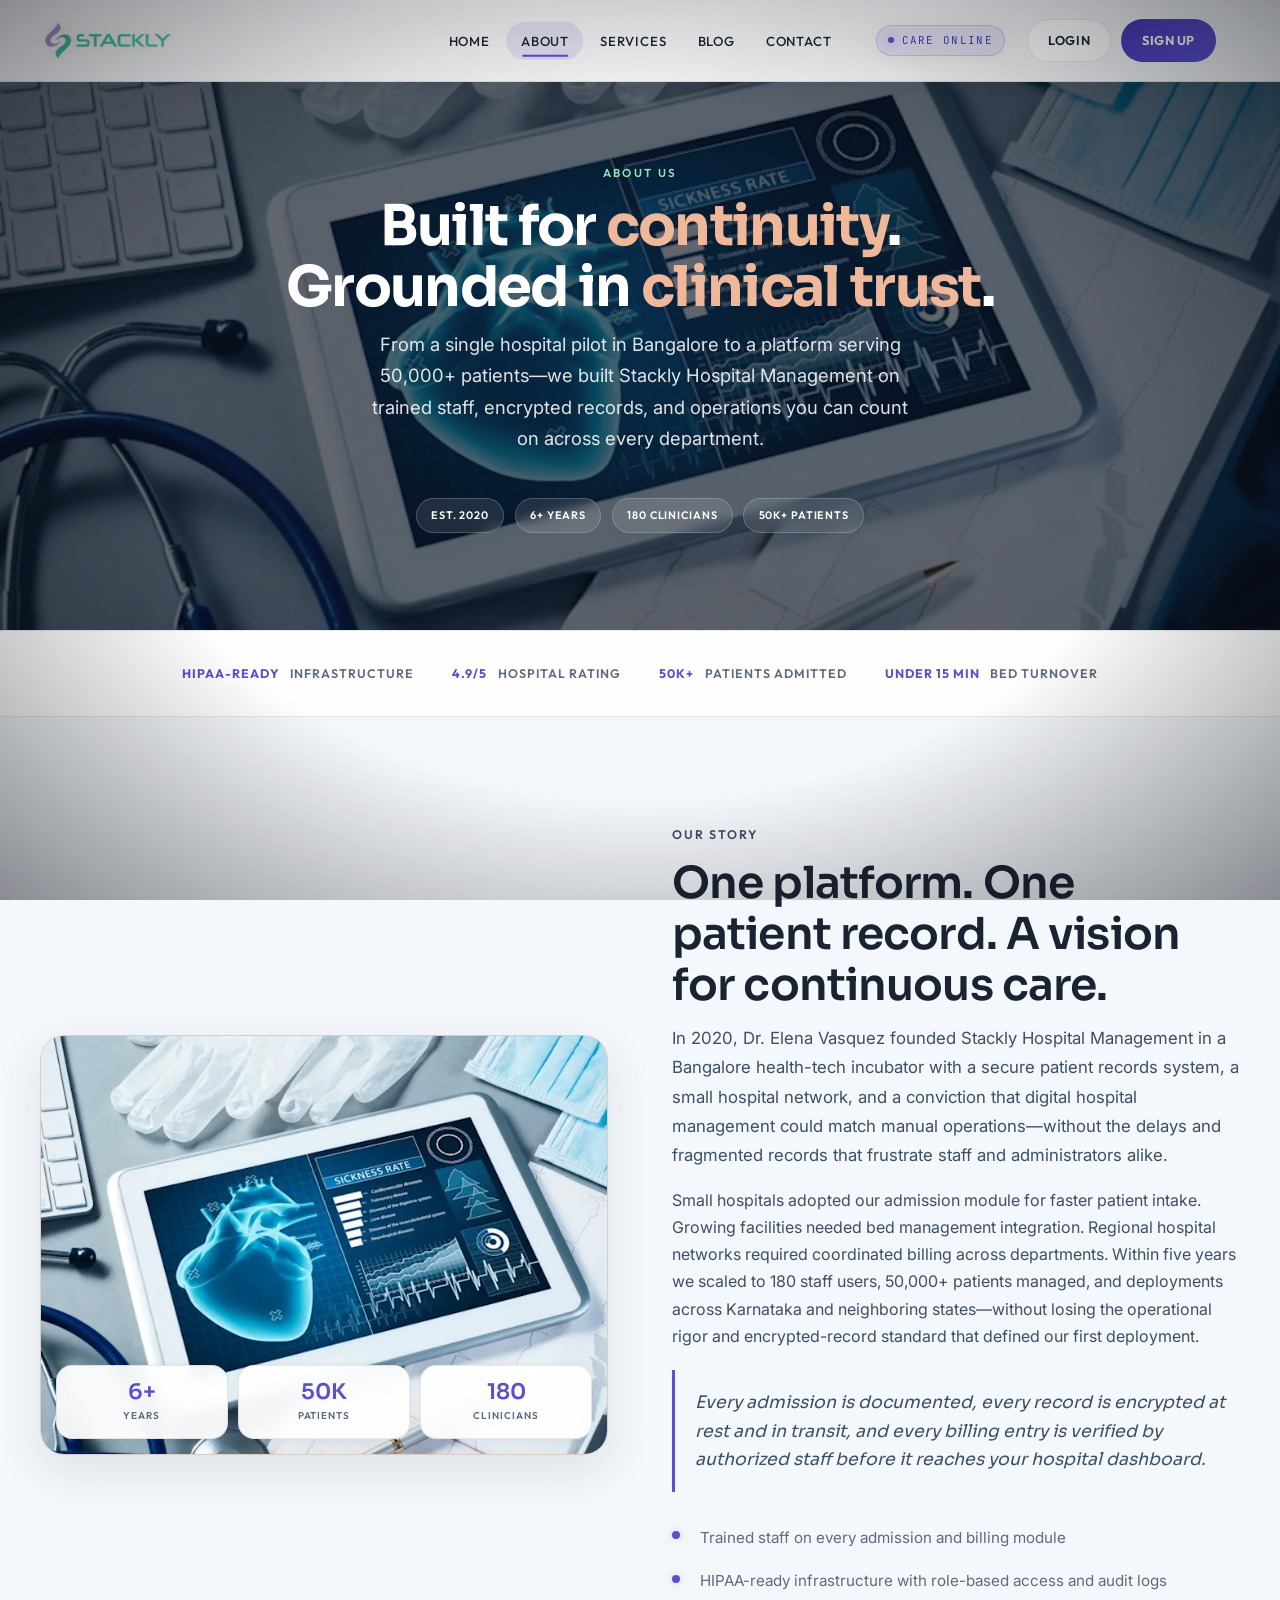
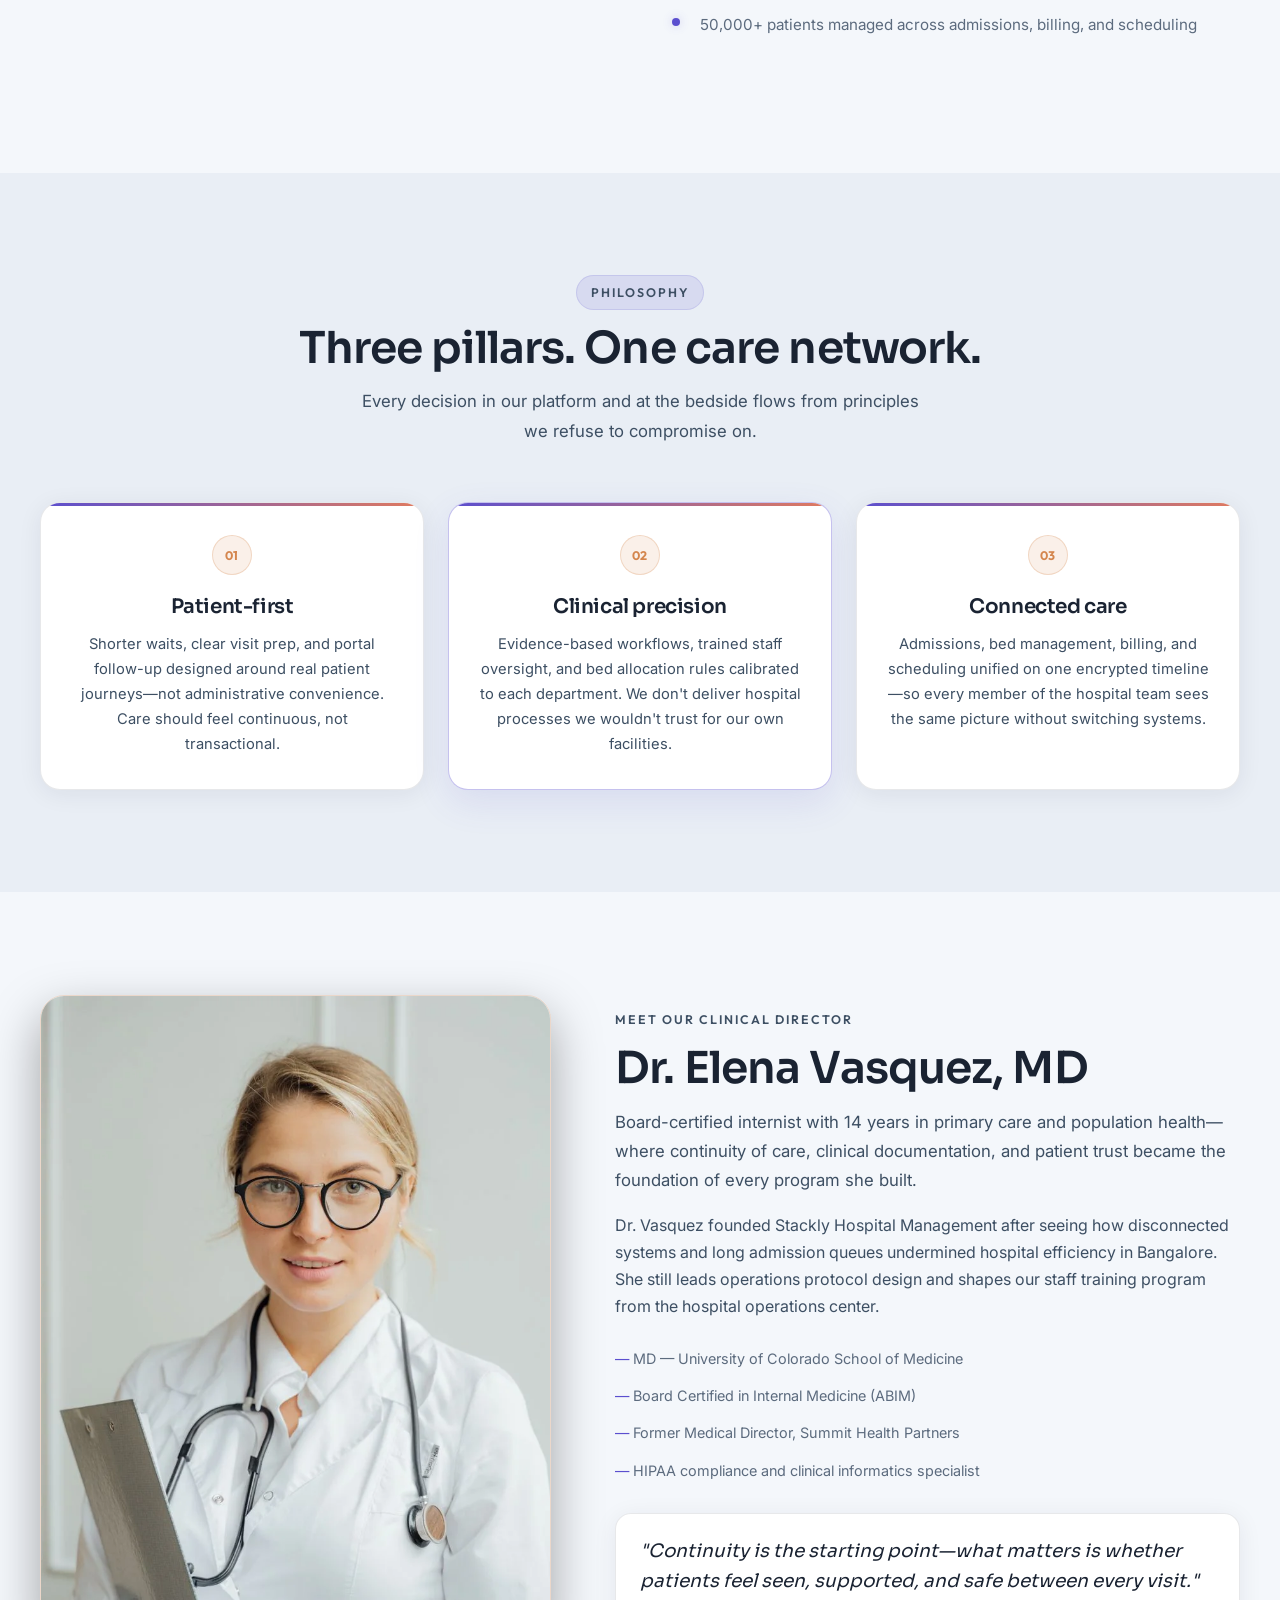
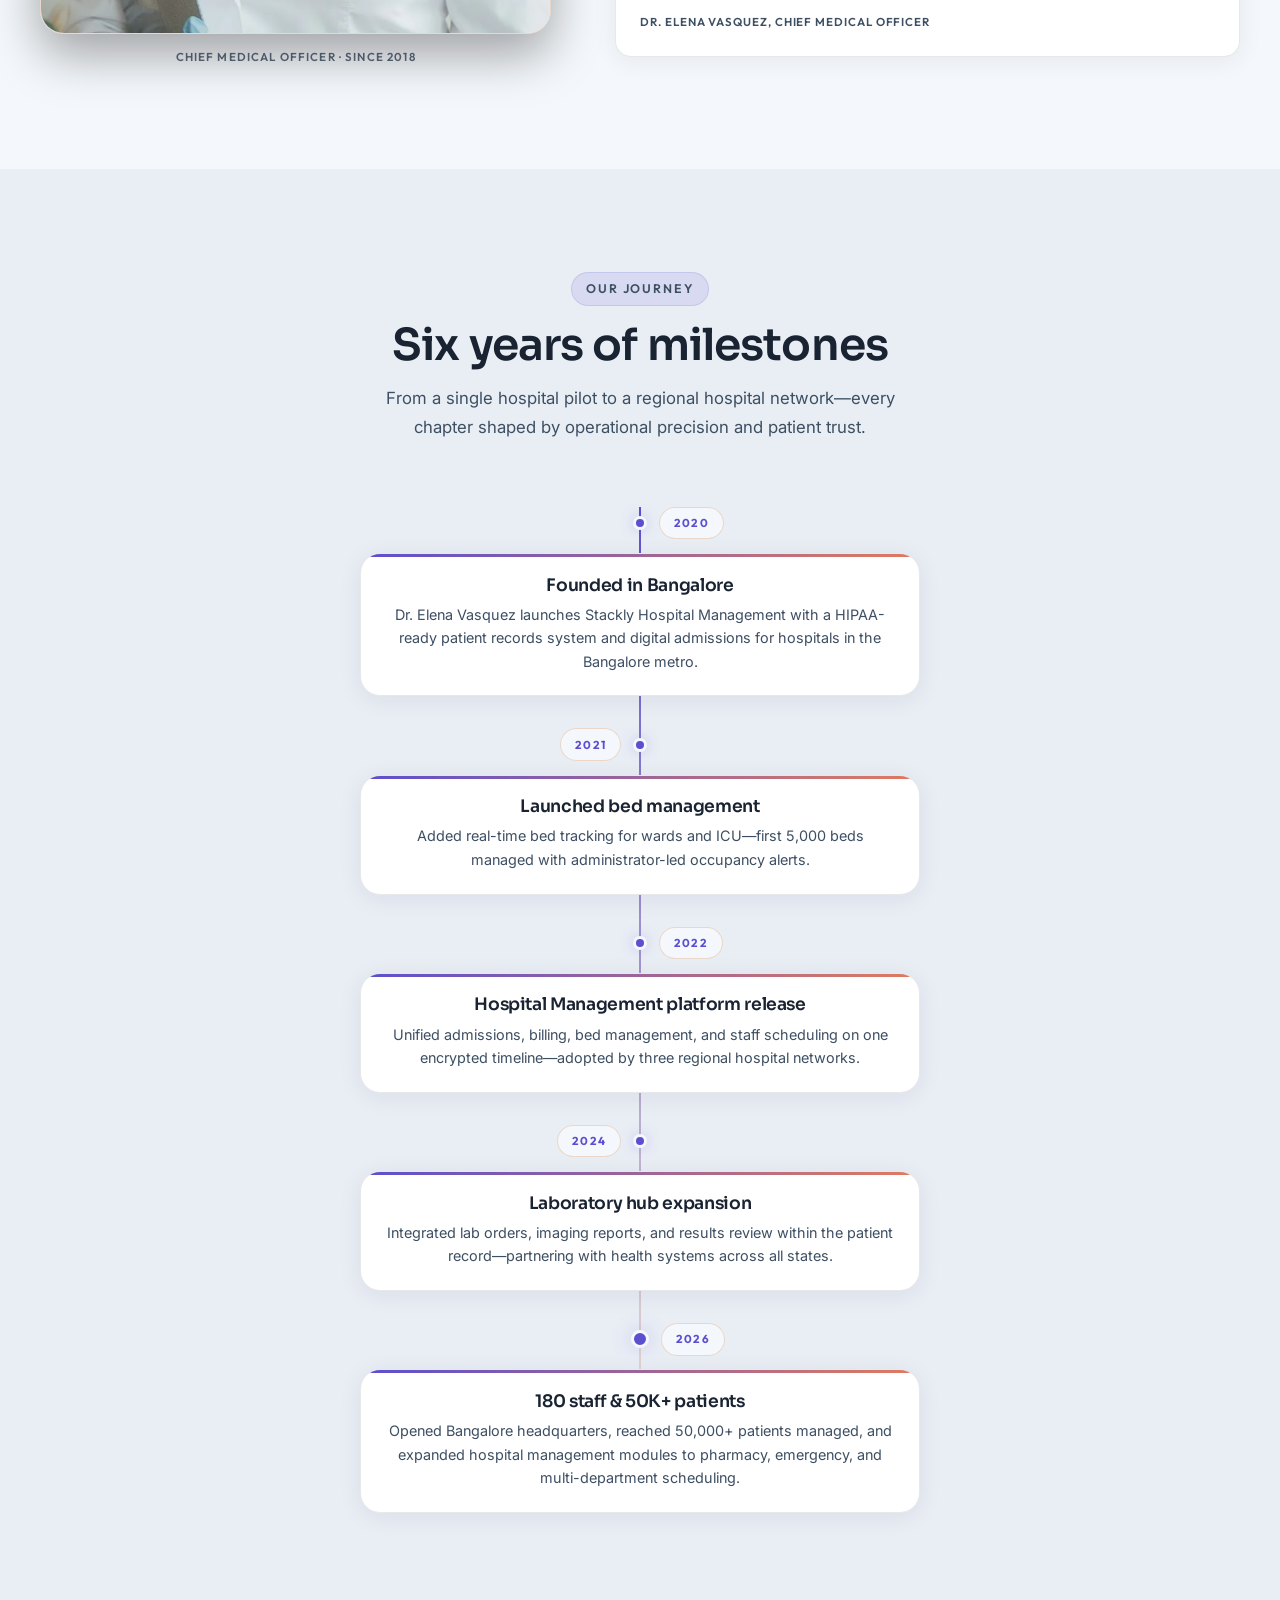
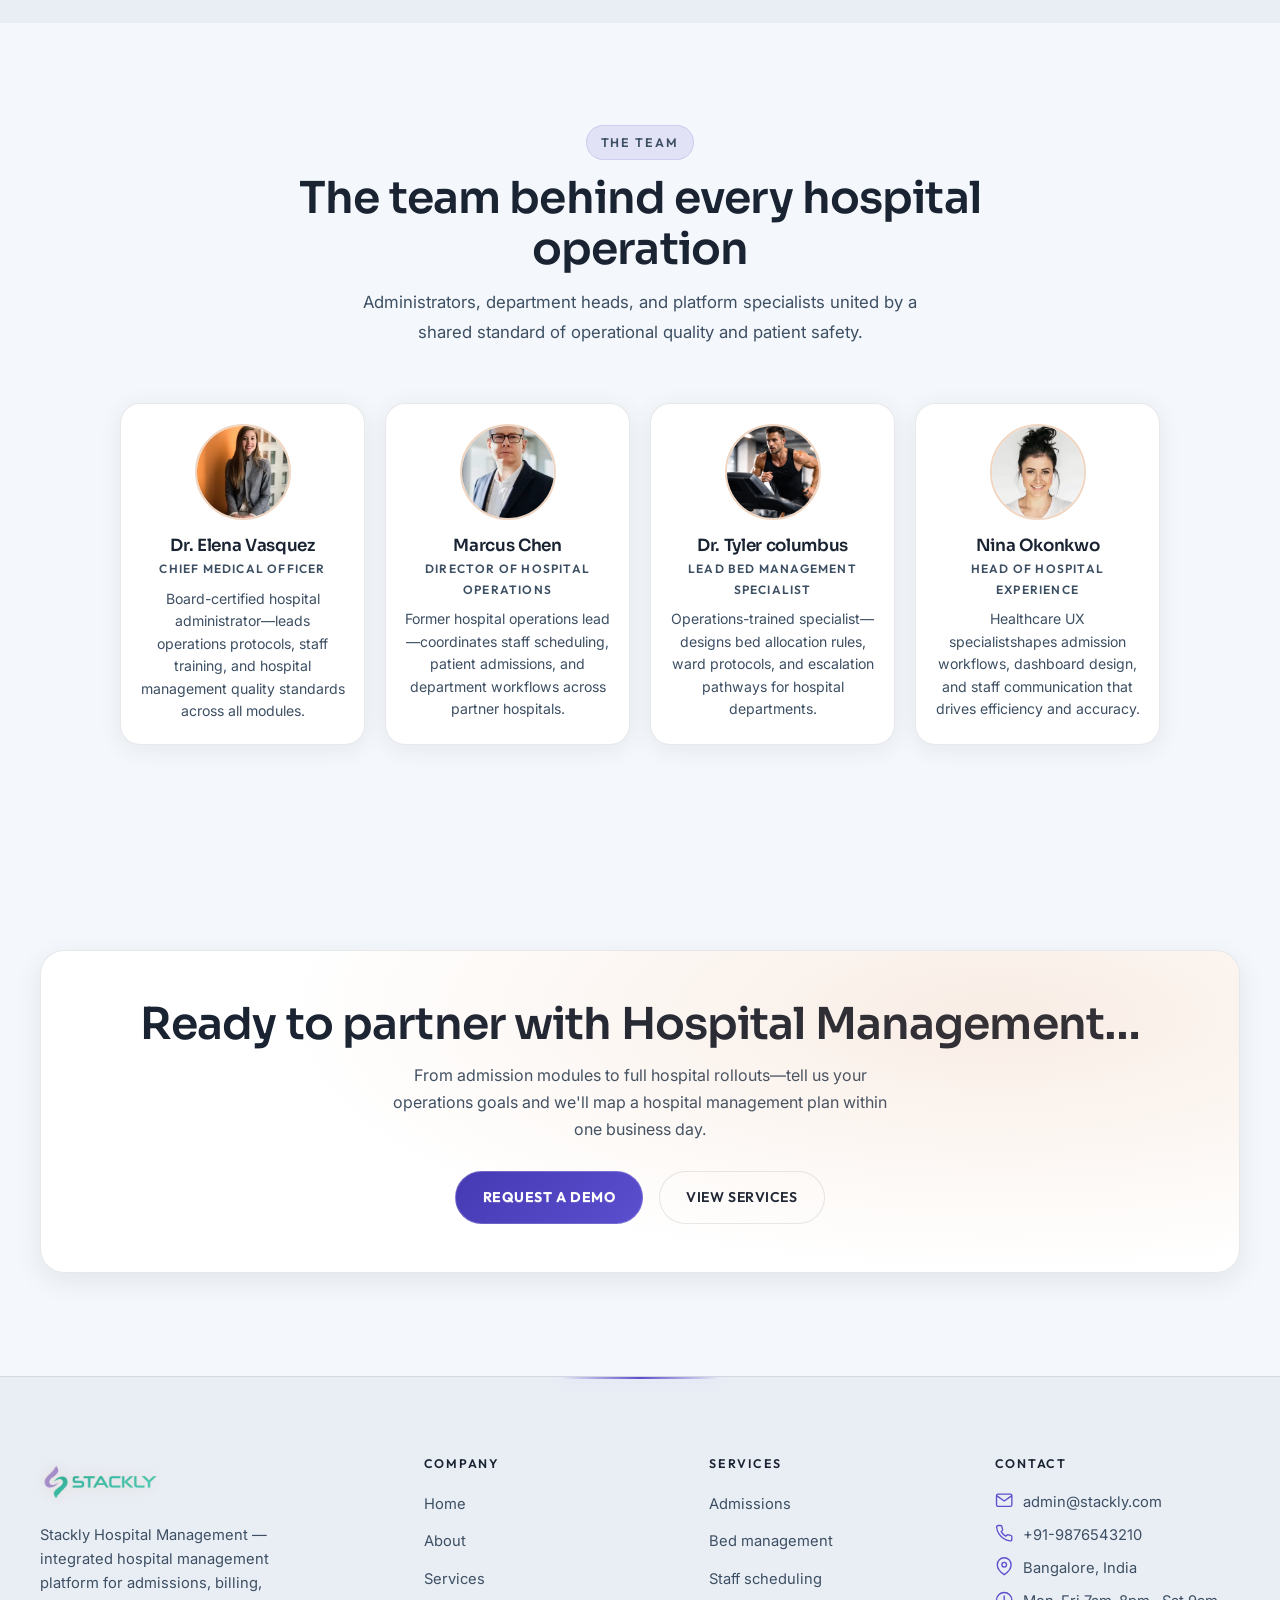
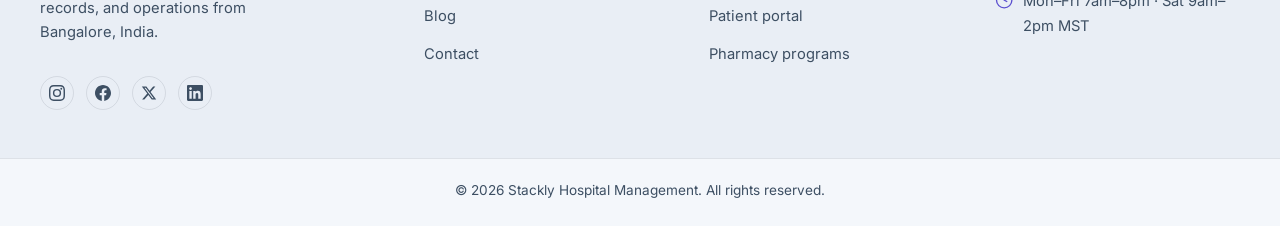
<file: about.html>
<!DOCTYPE html>
<html lang="en">
<head>
  <meta charset="UTF-8">
  <meta name="viewport" content="width=device-width, initial-scale=1.0">
  <meta name="description" content="About Stackly Hospital Management — Our story, hospital philosophy, and the operations team behind our hospital management system since 2020.">
  <meta name="theme-color" content="#F4F7FB">
  <title>About Us — Stackly Hospital Management</title>
  <link rel="preconnect" href="https://fonts.googleapis.com">
  <link rel="preconnect" href="https://fonts.gstatic.com" crossorigin>
  <link href="https://fonts.googleapis.com/css2?family=Inter:wght@400;500;600&family=JetBrains+Mono:wght@400;500&family=Outfit:wght@500;600&family=Sora:wght@500;600;700&display=swap" rel="stylesheet">
  <link rel="stylesheet" href="css/style.css">
  <link rel="stylesheet" href="css/responsive.css">
  <link rel="stylesheet" href="css/premium.css">
  <link rel="stylesheet" href="css/healthcare.css">
  <link rel="stylesheet" href="css/light-theme.css">
  <link rel="stylesheet" href="https://cdn.jsdelivr.net/npm/aos@2.3.1/dist/aos.css">
</head>
<body class="page-inner page-about page-hero-overlay premium-theme theme-light">

  <div id="preloader" aria-hidden="true">
    <div class="preloader__stage">
      <div class="preloader__ring" aria-hidden="true"><span class="preloader__ring-arc"></span></div>
      <img class="preloader__logo" src="images/stackly-healthcare.webp" alt="Stackly Hospital Management" width="220" height="48" decoding="async">
      <div class="preloader__progress" role="progressbar" aria-label="Loading" aria-valuemin="0" aria-valuemax="100" aria-valuenow="0">
        <span class="preloader__progress-fill"></span>
      </div>
      <p class="preloader__tagline" data-boot-messages="Initializing Hospital Management System…|Syncing encrypted records…|Calibrating vitals stream…|Care network online — welcome">Initializing Hospital Management System</p>
    </div>
  </div>

  <header class="site-header site-header--pro" id="site-header" data-header>
    <div class="container site-header__inner">
      <a class="logo logo--pro" href="index.html" aria-label="Stackly Hospital Management home">
        <img class="logo__img" src="images/stackly-healthcare.webp" alt="Stackly Hospital Management" width="200" height="44" decoding="async">
      </a>
      <button type="button" class="nav-toggle" id="nav-toggle" aria-expanded="false" aria-controls="nav-wrap" aria-label="Open menu">
        <span class="nav-toggle__bar"></span>
        <span class="nav-toggle__bar"></span>
        <span class="nav-toggle__bar"></span>
      </button>
      <div class="site-header__nav-wrap" id="nav-wrap">
        <div class="site-header__nav-inner">
          <nav class="site-header__nav" aria-label="Main navigation">
            <ul class="nav-list">
              <li><a class="nav-link" href="index.html" data-nav-file="index.html">Home</a></li>
              <li><a class="nav-link is-active" href="about.html" data-nav-file="about.html">About</a></li>
              <li><a class="nav-link" href="services.html" data-nav-file="services.html">Services</a></li>
              <li><a class="nav-link" href="blog.html" data-nav-file="blog.html">Blog</a></li>
              <li><a class="nav-link" href="contact.html" data-nav-file="contact.html">Contact</a></li>
            </ul>
          </nav>
          <div class="site-header__actions">
            <a class="btn btn--nav-login" href="login.html" data-nav-file="login.html">Login</a>
            <a class="btn btn--nav-register" href="register.html">Sign up</a>
          </div>
        </div>
      </div>
    </div>
  </header>

  <main class="site-main">

    <section class="page-hero page-hero--image page-hero--center page-hero--hud page-hero--care" aria-labelledby="page-title">
      <span class="hud-corner hud-corner--tl" aria-hidden="true"></span>
      <span class="hud-corner hud-corner--tr" aria-hidden="true"></span>
      <span class="hud-corner hud-corner--bl" aria-hidden="true"></span>
      <span class="hud-corner hud-corner--br" aria-hidden="true"></span>
      <div class="page-hero__bg" aria-hidden="true">
        <img src="images/digital-health-about.webp" alt="" width="1920" height="900" decoding="async" fetchpriority="high">
        <div class="page-hero__overlay"></div>
        <div class="page-hero__glow page-hero__glow--jade"></div>
        <div class="page-hero__glow page-hero__glow--lavender"></div>
      </div>
      <div class="container page-hero__inner">
        <p class="section__kicker" data-aos="fade-up">About us</p>
        <h1 id="page-title" data-aos="fade-up" data-aos-delay="100">Built for <span class="hero-text-accent">continuity</span>.<br>Grounded in <span class="hero-text-accent">clinical trust</span>.</h1>
        <p class="section__lead" data-aos="fade-up" data-aos-delay="150">From a single hospital pilot in Bangalore to a platform serving 50,000+ patients—we built Stackly Hospital Management on trained staff, encrypted records, and operations you can count on across every department.</p>
        <div class="page-hero-stats page-hero-stats--center" data-aos="fade-up" data-aos-delay="200">
          <span><strong>Est. 2020</strong></span>
          <span><strong>6+ Years</strong></span>
          <span><strong>180 Clinicians</strong></span>
          <span><strong>50K+ Patients</strong></span>
        </div>
      </div>
    </section>

    <div class="trust-strip" aria-label="About highlights">
      <div class="container">
        <ul class="trust-strip__list">
          <li class="trust-strip__item"><strong>HIPAA-ready</strong> infrastructure</li>
          <li class="trust-strip__item"><strong>4.9/5</strong> hospital rating</li>
          <li class="trust-strip__item"><strong>50K+</strong> patients admitted</li>
          <li class="trust-strip__item"><strong>Under 15 min</strong> bed turnover</li>
        </ul>
      </div>
    </div>

    <section class="section section--cream about-story" id="our-story">
      <div class="container split-layout split-layout--story">
        <div class="split-layout__image split-layout__image--story" data-aos="fade-right">
          <img src="images/digital-health-about.webp" alt="Stackly Hospital Management operations team collaborating on hospital workflows" width="900" height="680" loading="lazy" decoding="async">
          <div class="story-metrics" aria-label="Company highlights">
            <div class="story-metrics__item">
              <span class="story-metrics__value">6+</span>
              <span class="story-metrics__label">Years</span>
            </div>
            <div class="story-metrics__item">
              <span class="story-metrics__value">50K</span>
              <span class="story-metrics__label">Patients</span>
            </div>
            <div class="story-metrics__item">
              <span class="story-metrics__value">180</span>
              <span class="story-metrics__label">Clinicians</span>
            </div>
          </div>
        </div>
        <div class="split-layout__body" data-aos="fade-left">
          <p class="section__kicker">Our story</p>
          <h2 class="section__title">One platform. One patient record. A vision for continuous care.</h2>
          <p class="split-layout__lead">In 2020, Dr. Elena Vasquez founded Stackly Hospital Management in a Bangalore health-tech incubator with a secure patient records system, a small hospital network, and a conviction that digital hospital management could match manual operations—without the delays and fragmented records that frustrate staff and administrators alike.</p>
          <p>Small hospitals adopted our admission module for faster patient intake. Growing facilities needed bed management integration. Regional hospital networks required coordinated billing across departments. Within five years we scaled to 180 staff users, 50,000+ patients managed, and deployments across Karnataka and neighboring states—without losing the operational rigor and encrypted-record standard that defined our first deployment.</p>
          <blockquote class="story-pullquote">Every admission is documented, every record is encrypted at rest and in transit, and every billing entry is verified by authorized staff before it reaches your hospital dashboard.</blockquote>
          <ul class="checklist">
            <li>Trained staff on every admission and billing module</li>
            <li>HIPAA-ready infrastructure with role-based access and audit logs</li>
            <li>50,000+ patients managed across admissions, billing, and scheduling</li>
          </ul>
        </div>
      </div>
    </section>

    <section class="section section--dark about-philosophy" id="philosophy">
      <div class="container">
        <header class="section__head section__head--center">
          <p class="section__kicker" data-aos="fade-up">Philosophy</p>
          <h2 class="section__title" data-aos="fade-up" data-aos-delay="100">Three pillars. One care network.</h2>
          <p class="section__lead" data-aos="fade-up" data-aos-delay="150">Every decision in our platform and at the bedside flows from principles we refuse to compromise on.</p>
        </header>
        <div class="philosophy-showcase">
          <article class="philosophy-showcase__card glass-card" data-aos="fade-up">
            <span class="philosophy-showcase__num" aria-hidden="true">01</span>
            <h3>Patient-first</h3>
            <p>Shorter waits, clear visit prep, and portal follow-up designed around real patient journeys—not administrative convenience. Care should feel continuous, not transactional.</p>
          </article>
          <article class="philosophy-showcase__card philosophy-showcase__card--featured glass-card" data-aos="fade-up" data-aos-delay="75">
            <span class="philosophy-showcase__num" aria-hidden="true">02</span>
            <h3>Clinical precision</h3>
            <p>Evidence-based workflows, trained staff oversight, and bed allocation rules calibrated to each department. We don't deliver hospital processes we wouldn't trust for our own facilities.</p>
          </article>
          <article class="philosophy-showcase__card glass-card" data-aos="fade-up" data-aos-delay="150">
            <span class="philosophy-showcase__num" aria-hidden="true">03</span>
            <h3>Connected care</h3>
            <p>Admissions, bed management, billing, and scheduling unified on one encrypted timeline—so every member of the hospital team sees the same picture without switching systems.</p>
          </article>
        </div>
      </div>
    </section>

    <section class="section section--cream about-chef" id="lead-clinical">
      <div class="container chef-profile">
        <div class="chef-profile__media" data-aos="fade-right">
          <div class="chef-profile__frame">
            <img src="images/about-Elena-intro.webp" alt="Dr. Elena Vasquez, Chief Medical Officer" width="800" height="1000" loading="lazy" decoding="async">
          </div>
          <p class="chef-profile__label">Chief Medical Officer · Since 2018</p>
        </div>
        <div class="chef-profile__content" data-aos="fade-left">
          <p class="section__kicker">Meet our clinical director</p>
          <h2 class="section__title">Dr. Elena Vasquez, MD</h2>
          <p class="chef-profile__intro">Board-certified internist with 14 years in primary care and population health—where continuity of care, clinical documentation, and patient trust became the foundation of every program she built.</p>
          <p>Dr. Vasquez founded Stackly Hospital Management after seeing how disconnected systems and long admission queues undermined hospital efficiency in Bangalore. She still leads operations protocol design and shapes our staff training program from the hospital operations center.</p>
          <ul class="chef-credentials chef-credentials--profile">
            <li>MD — University of Colorado School of Medicine</li>
            <li>Board Certified in Internal Medicine (ABIM)</li>
            <li>Former Medical Director, Summit Health Partners</li>
            <li>HIPAA compliance and clinical informatics specialist</li>
          </ul>
          <blockquote class="chef-profile__quote">
            <p>"Continuity is the starting point—what matters is whether patients feel seen, supported, and safe between every visit."</p>
            <cite>Dr. Elena Vasquez, Chief Medical Officer</cite>
          </blockquote>
        </div>
      </div>
    </section>

    <section class="section section--dark about-journey" id="timeline">
      <div class="container">
        <header class="section__head section__head--center">
          <p class="section__kicker" data-aos="fade-up">Our journey</p>
          <h2 class="section__title" data-aos="fade-up" data-aos-delay="100">Six years of milestones</h2>
          <p class="section__lead" data-aos="fade-up" data-aos-delay="150">From a single hospital pilot to a regional hospital network—every chapter shaped by operational precision and patient trust.</p>
        </header>
        <div class="evolution-timeline" data-aos="fade-up">
          <article class="evolution-timeline__step">
            <div class="evolution-timeline__marker">
              <span class="evolution-timeline__dot" aria-hidden="true"></span>
              <span class="evolution-timeline__year">2020</span>
            </div>
            <div class="evolution-timeline__card glass-card">
              <h3>Founded in Bangalore</h3>
              <p>Dr. Elena Vasquez launches Stackly Hospital Management with a HIPAA-ready patient records system and digital admissions for hospitals in the Bangalore metro.</p>
            </div>
          </article>
          <article class="evolution-timeline__step">
            <div class="evolution-timeline__marker">
              <span class="evolution-timeline__dot" aria-hidden="true"></span>
              <span class="evolution-timeline__year">2021</span>
            </div>
            <div class="evolution-timeline__card glass-card">
              <h3>Launched bed management</h3>
              <p>Added real-time bed tracking for wards and ICU—first 5,000 beds managed with administrator-led occupancy alerts.</p>
            </div>
          </article>
          <article class="evolution-timeline__step">
            <div class="evolution-timeline__marker">
              <span class="evolution-timeline__dot" aria-hidden="true"></span>
              <span class="evolution-timeline__year">2022</span>
            </div>
            <div class="evolution-timeline__card glass-card">
              <h3>Hospital Management platform release</h3>
              <p>Unified admissions, billing, bed management, and staff scheduling on one encrypted timeline—adopted by three regional hospital networks.</p>
            </div>
          </article>
          <article class="evolution-timeline__step">
            <div class="evolution-timeline__marker">
              <span class="evolution-timeline__dot" aria-hidden="true"></span>
              <span class="evolution-timeline__year">2024</span>
            </div>
            <div class="evolution-timeline__card glass-card">
              <h3>Laboratory hub expansion</h3>
              <p>Integrated lab orders, imaging reports, and results review within the patient record—partnering with health systems across all states.</p>
            </div>
          </article>
          <article class="evolution-timeline__step evolution-timeline__step--finale">
            <div class="evolution-timeline__marker">
              <span class="evolution-timeline__dot" aria-hidden="true"></span>
              <span class="evolution-timeline__year">2026</span>
            </div>
            <div class="evolution-timeline__card evolution-timeline__card--finale glass-card">
              <h3>180 staff &amp; 50K+ patients</h3>
              <p>Opened Bangalore headquarters, reached 50,000+ patients managed, and expanded hospital management modules to pharmacy, emergency, and multi-department scheduling.</p>
            </div>
          </article>
        </div>
      </div>
    </section>

    <section class="section section--cream about-team" id="team">
      <div class="container">
        <header class="section__head section__head--center">
          <p class="section__kicker" data-aos="fade-up">The team</p>
          <h2 class="section__title" data-aos="fade-up" data-aos-delay="100">The team behind every hospital operation</h2>
          <p class="section__lead" data-aos="fade-up" data-aos-delay="150">Administrators, department heads, and platform specialists united by a shared standard of operational quality and patient safety.</p>
        </header>
        <div class="team-grid team-grid--about">
          <article class="team-card team-card--light" data-aos="fade-up">
            <div class="team-card__photo">
              <img src="images/about-elena.webp" alt="Dr. Elena Vasquez, Chief Medical Officer" width="280" height="280" loading="lazy" decoding="async">
            </div>
            <div class="team-card__body">
              <h3>Dr. Elena Vasquez</h3>
              <p class="team-card__role">Chief Medical Officer</p>
              <p class="team-card__bio">Board-certified hospital administrator—leads operations protocols, staff training, and hospital management quality standards across all modules.</p>
            </div>
          </article>
          <article class="team-card team-card--light" data-aos="fade-up" data-aos-delay="75">
            <div class="team-card__photo">
              <img src="images/about-marus-chen.webp" alt="Marcus Chen, Director of Care Operations" width="280" height="280" loading="lazy" decoding="async">
            </div>
            <div class="team-card__body">
              <h3>Marcus Chen</h3>
              <p class="team-card__role">Director of Hospital Operations</p>
              <p class="team-card__bio">Former hospital operations lead—coordinates staff scheduling, patient admissions, and department workflows across partner hospitals.</p>
            </div>
          </article>
          <article class="team-card team-card--light" data-aos="fade-up" data-aos-delay="150">
            <div class="team-card__photo">
              <img src="images/arjun.webp" alt="Dr. Priya Sharma, Lead Beds Physician" width="280" height="280" loading="lazy" decoding="async">
            </div>
            <div class="team-card__body">
              <h3>Dr. Tyler columbus</h3>
              <p class="team-card__role">Lead Bed Management Specialist</p>
              <p class="team-card__bio">Operations-trained specialist—designs bed allocation rules, ward protocols, and escalation pathways for hospital departments.</p>
            </div>
          </article>
          <article class="team-card team-card--light" data-aos="fade-up" data-aos-delay="225">
            <div class="team-card__photo">
              <img src="images/about-nina.webp" alt="Nina Okonkwo, Head of Patient Experience" width="280" height="280" loading="lazy" decoding="async">
            </div>
            <div class="team-card__body">
              <h3>Nina Okonkwo</h3>
              <p class="team-card__role">Head of Hospital Experience</p>
              <p class="team-card__bio">Healthcare UX specialistshapes admission workflows, dashboard design, and staff communication that drives efficiency and accuracy.</p>
            </div>
          </article>
        </div>
      </div>
    </section>

    <section class="section section--dark">
      <div class="container">
        <div class="cta-band" data-aos="fade-up">
          <h2>Ready to partner with Hospital Management…</h2>
          <p>From admission modules to full hospital rollouts—tell us your operations goals and we'll map a hospital management plan within one business day.</p>
          <div class="cta-band__actions">
            <a class="btn btn--primary" href="404.html">Request a demo</a>
            <a class="btn btn--outline-light" href="404.html">View services</a>
          </div>
        </div>
      </div>
    </section>
  </main>

  <footer class="footer-premium footer-premium--pro" id="site-footer">
    <div class="container footer-premium__grid">
      <div class="footer-brand">
        <a class="logo logo--pro" href="index.html" aria-label="Stackly Hospital Management home">
          <img class="logo__img" src="images/stackly-healthcare.webp" alt="Stackly Hospital Management" width="200" height="44" decoding="async">
        </a>
        <p>Stackly Hospital Management — integrated hospital management platform for admissions, billing, records, and operations from Bangalore, India.</p>
        <div class="footer-social">
          <a href="404.html" aria-label="Instagram"><svg viewBox="0 0 24 24" aria-hidden="true"><path d="M12 2.163c3.204 0 3.584.012 4.85.07 3.252.148 4.771 1.691 4.919 4.919.058 1.265.069 1.645.069 4.849 0 3.205-.012 3.584-.069 4.849-.149 3.225-1.664 4.771-4.919 4.919-1.266.058-1.644.07-4.85.07-3.204 0-3.584-.012-4.849-.07-3.26-.149-4.771-1.699-4.919-4.92-.058-1.265-.07-1.644-.07-4.849 0-3.204.013-3.583.07-4.849.149-3.227 1.664-4.771 4.919-4.919 1.266-.057 1.645-.069 4.849-.069zM12 0C8.741 0 8.333.014 7.053.072 2.695.272.273 2.69.073 7.052.014 8.333 0 8.741 0 12c0 3.259.014 3.668.072 4.948.2 4.358 2.618 6.78 6.98 6.98 1.281.058 1.689.072 4.948.072 3.259 0 3.668-.014 4.948-.072 4.354-.2 6.782-2.618 6.979-6.98.059-1.28.073-1.689.073-4.948 0-3.259-.014-3.667-.072-4.947-.196-4.354-2.617-6.78-6.979-6.98C15.668.014 15.259 0 12 0zm0 5.838a6.162 6.162 0 100 12.324 6.162 6.162 0 000-12.324zM12 16a4 4 0 110-8 4 4 0 010 8zm6.406-11.845a1.44 1.44 0 110 2.881 1.44 1.44 0 010-2.881z"/></svg></a>
          <a href="404.html" aria-label="Facebook"><svg viewBox="0 0 24 24" aria-hidden="true"><path d="M24 12.073c0-6.627-5.373-12-12-12s-12 5.373-12 12c0 5.99 4.388 10.954 10.125 11.854v-8.385H7.078v-3.47h3.047V9.43c0-3.007 1.792-4.669 4.533-4.669 1.312 0 2.686.235 2.686.235v2.953H15.83c-1.491 0-1.956.925-1.956 1.874v2.25h3.328l-.532 3.47h-2.796v8.385C19.612 23.027 24 18.062 24 12.073z"/></svg></a>
          <a href="404.html" aria-label="Twitter"><svg viewBox="0 0 24 24" aria-hidden="true"><path d="M18.244 2.25h3.308l-7.227 8.26 8.502 11.24H16.17l-5.214-6.817L4.99 21.75H1.68l7.73-8.835L1.254 2.25H8.08l4.713 6.231zm-1.161 17.52h1.833L7.084 4.126H5.117z"/></svg></a>
          <a href="404.html" aria-label="LinkedIn"><svg viewBox="0 0 24 24" aria-hidden="true"><path d="M20.447 20.452h-3.554v-5.569c0-1.328-.027-3.037-1.852-3.037-1.853 0-2.136 1.445-2.136 2.939v5.667H9.351V9h3.414v1.561h.046c.477-.9 1.637-1.85 3.37-1.85 3.601 0 4.267 2.37 4.267 5.455v6.286zM5.337 7.433c-1.144 0-2.063-.926-2.063-2.065 0-1.138.92-2.063 2.063-2.063 1.14 0 2.064.925 2.064 2.063 0 1.139-.925 2.065-2.064 2.065zm1.782 13.019H3.555V9h3.564v11.452zM22.225 0H1.771C.792 0 0 .774 0 1.729v20.542C0 23.227.792 24 1.771 24h20.451C23.2 24 24 23.227 24 22.271V1.729C24 .774 23.2 0 22.222 0h.003z"/></svg></a>
        </div>
      </div>
      <div>
        <h4>Company</h4>
        <ul>
          <li><a href="index.html">Home</a></li>
          <li><a href="about.html">About</a></li>
          <li><a href="services.html">Services</a></li>
          <li><a href="blog.html">Blog</a></li>
          <li><a href="contact.html">Contact</a></li>
        </ul>
      </div>
      <div>
        <h4>Services</h4>
        <ul>
          <li><a href="404.html">Admissions</a></li>
          <li><a href="404.html">Bed management</a></li>
          <li><a href="404.html">Staff scheduling</a></li>
          <li><a href="404.html">Patient portal</a></li>
          <li><a href="404.html">Pharmacy programs</a></li>
        </ul>
      </div>
      <div class="footer-contact">
        <h4>Contact</h4>
        <address class="footer-contact__addr">
          <p class="footer-contact__row">
            <span class="footer-contact__icon" aria-hidden="true"><svg viewBox="0 0 24 24" fill="none" stroke="currentColor" stroke-width="1.75"><path d="M4 4h16c1.1 0 2 .9 2 2v12c0 1.1-.9 2-2 2H4c-1.1 0-2-.9-2-2V6c0-1.1.9-2 2-2z"/><polyline points="22,6 12,13 2,6"/></svg></span>
            <a href="404.html">admin@stackly.com</a>
          </p>
          <p class="footer-contact__row">
            <span class="footer-contact__icon" aria-hidden="true"><svg viewBox="0 0 24 24" fill="none" stroke="currentColor" stroke-width="1.75"><path d="M22 16.92v3a2 2 0 0 1-2.18 2 19.79 19.79 0 0 1-8.63-3.07 19.5 19.5 0 0 1-6-6 19.79 19.79 0 0 1-3.07-8.67A2 2 0 0 1 4.11 2h3a2 2 0 0 1 2 1.72c.127.96.361 1.903.7 2.81a2 2 0 0 1-.45 2.11L8.09 9.91a16 16 0 0 0 6 6l1.27-1.27a2 2 0 0 1 2.11-.45c.907.339 1.85.573 2.81.7A2 2 0 0 1 22 16.92z"/></svg></span>
            <a href="404.html">+91-9876543210</a>
          </p>
          <p class="footer-contact__row">
            <span class="footer-contact__icon" aria-hidden="true"><svg viewBox="0 0 24 24" fill="none" stroke="currentColor" stroke-width="1.75"><path d="M21 10c0 7-9 13-9 13s-9-6-9-13a9 9 0 0 1 18 0z"/><circle cx="12" cy="10" r="3"/></svg></span>
            <span>Bangalore, India</span>
          </p>
          <p class="footer-contact__row">
            <span class="footer-contact__icon" aria-hidden="true"><svg viewBox="0 0 24 24" fill="none" stroke="currentColor" stroke-width="1.75"><circle cx="12" cy="12" r="10"/><polyline points="12 6 12 12 16 14"/></svg></span>
            <span>Mon–Fri 7am–8pm · Sat 9am–2pm MST</span>
          </p>
        </address>
      </div>
    </div>
    <div class="footer-bar">
      <div class="container footer-bar__inner">
        <p>&copy; <span data-year>2026</span> Stackly Hospital Management. All rights reserved.</p>
      </div>
    </div>
  </footer>

  <script src="https://cdn.jsdelivr.net/npm/aos@2.3.1/dist/aos.js"></script>
  <script src="js/main.js"></script>
</body>
</html>
</file>
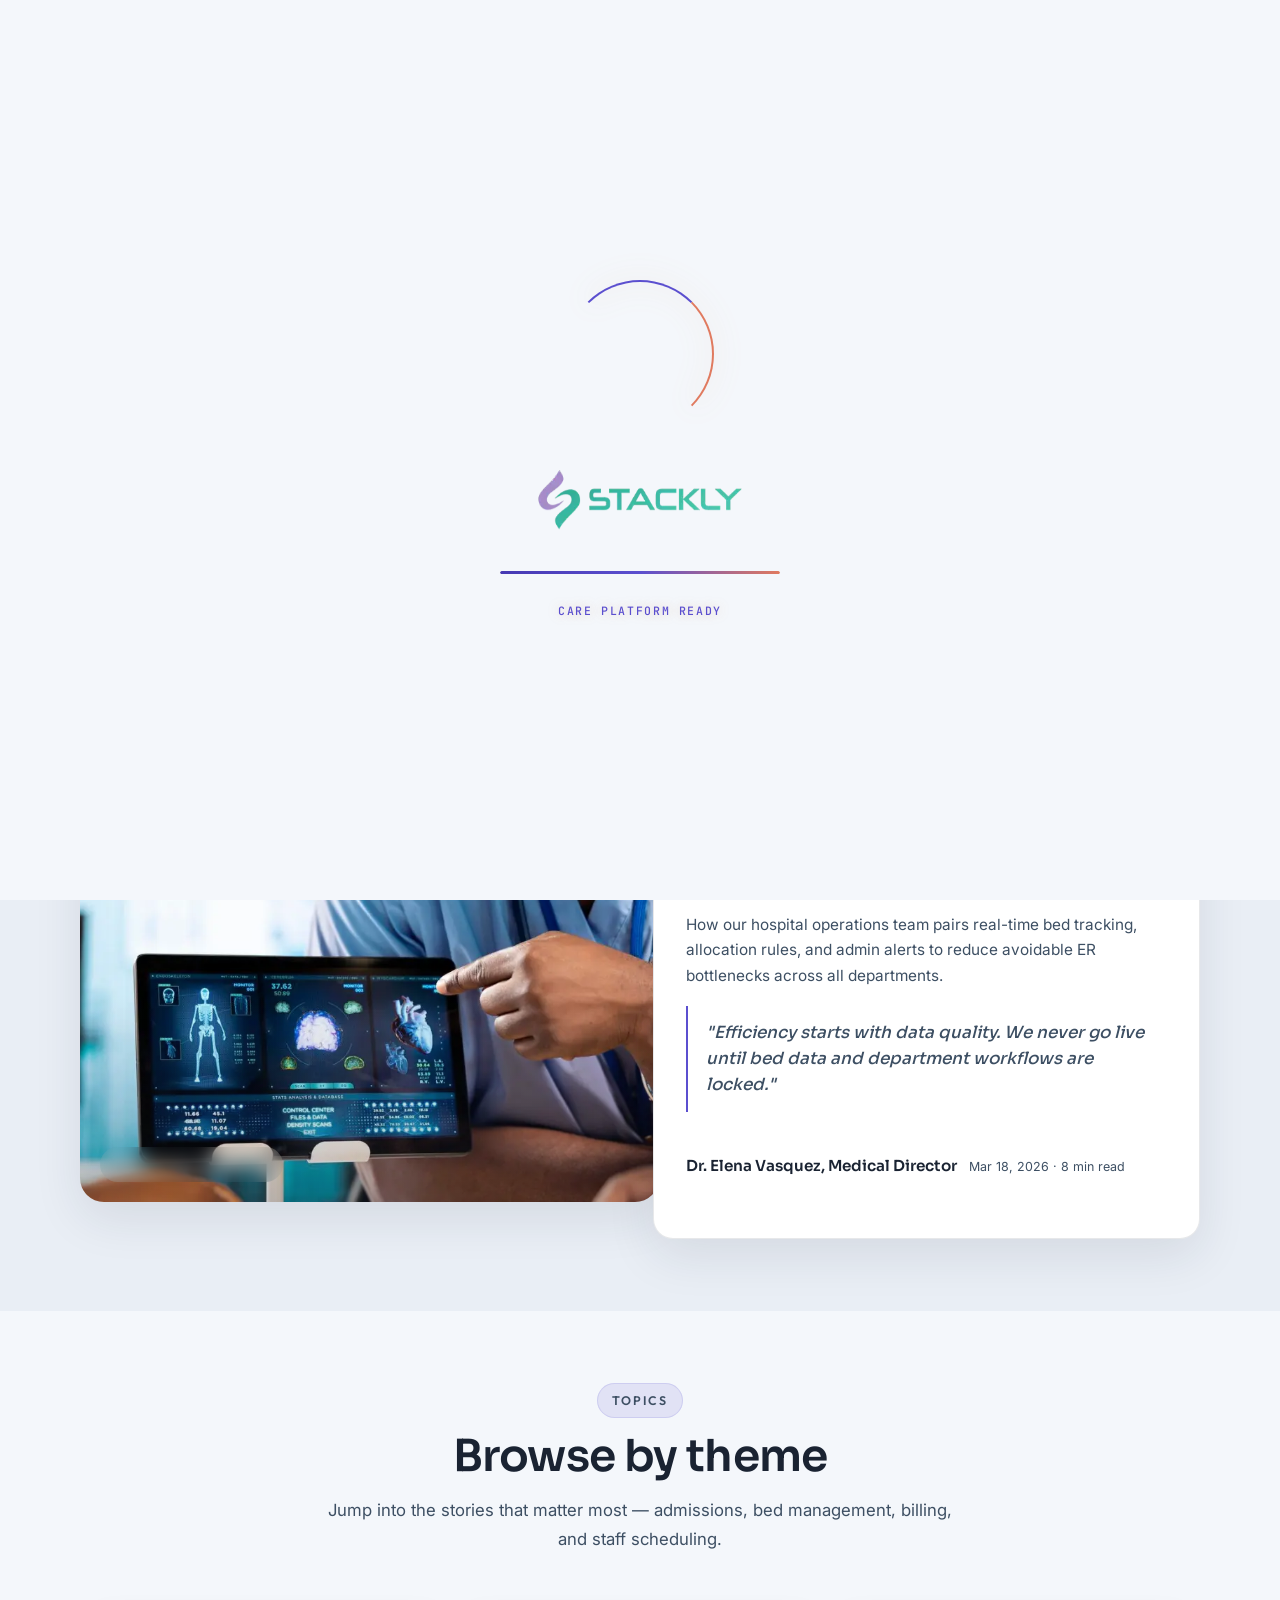
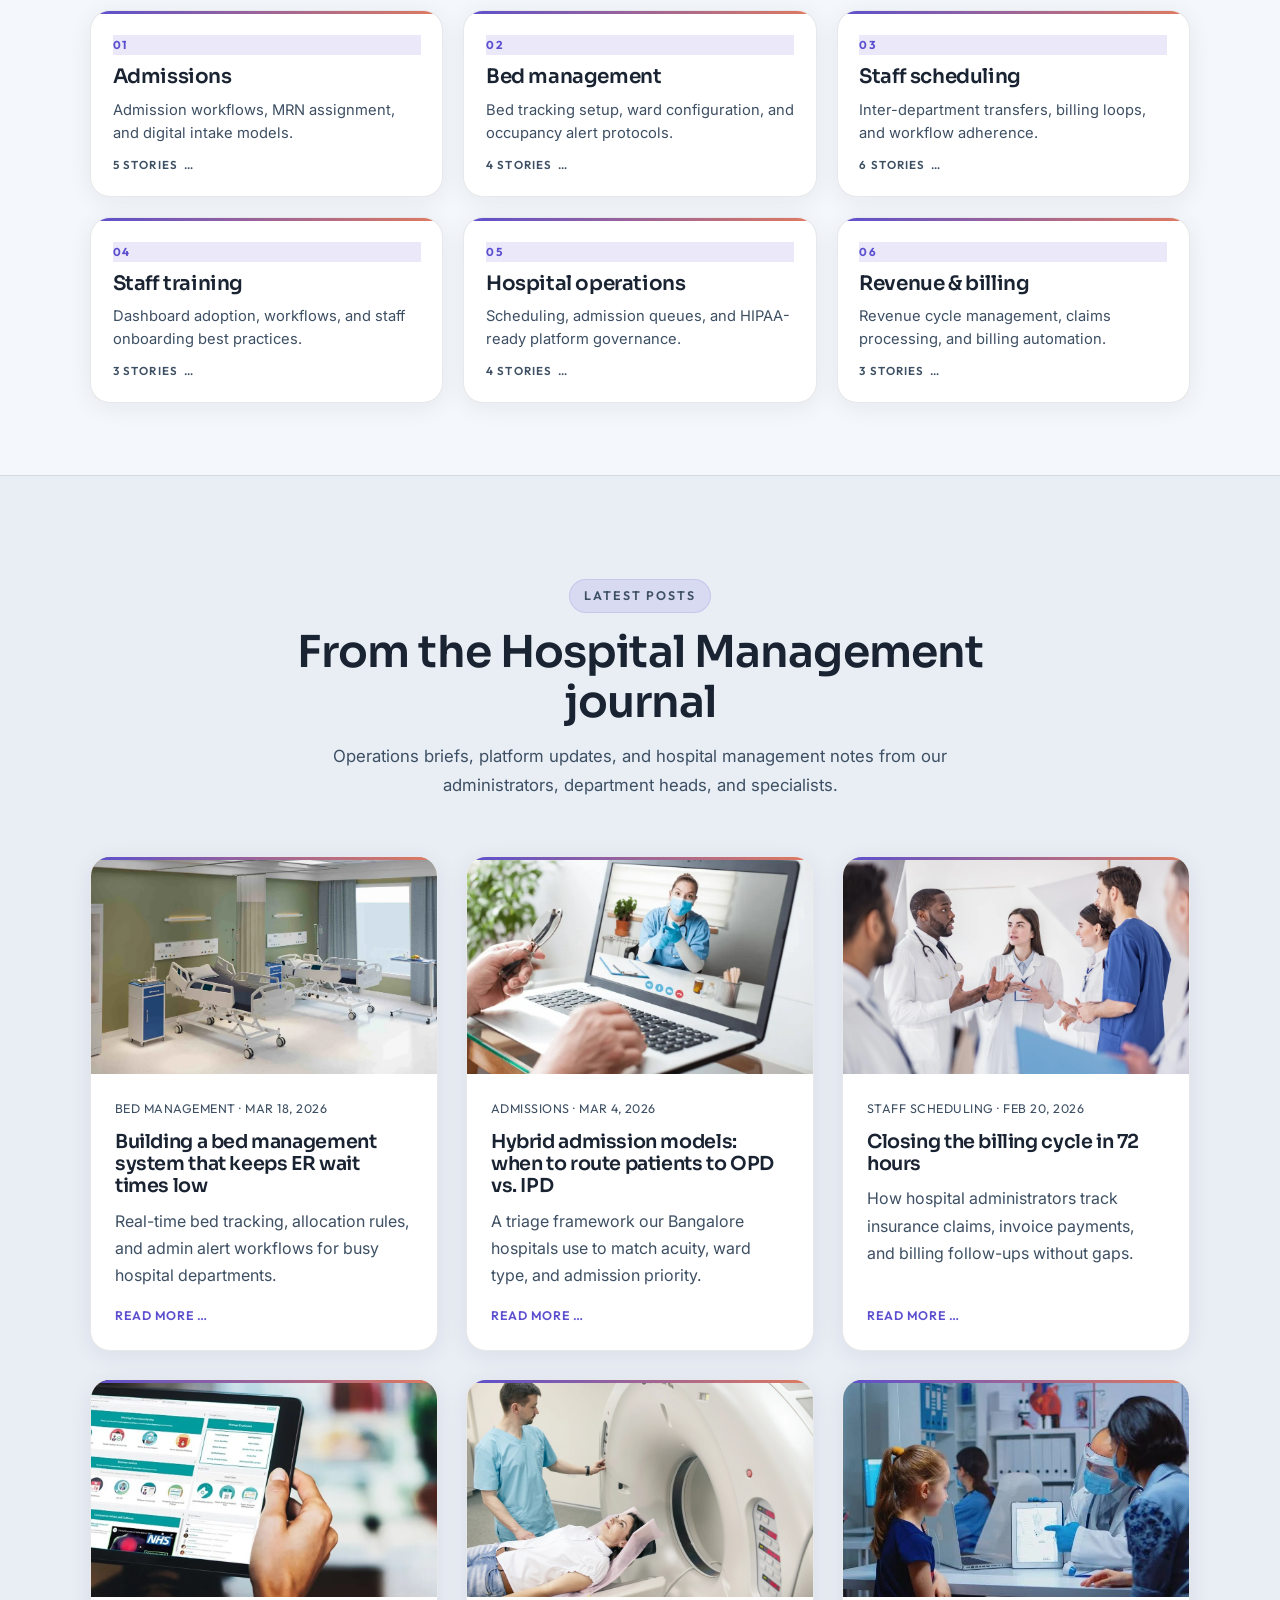
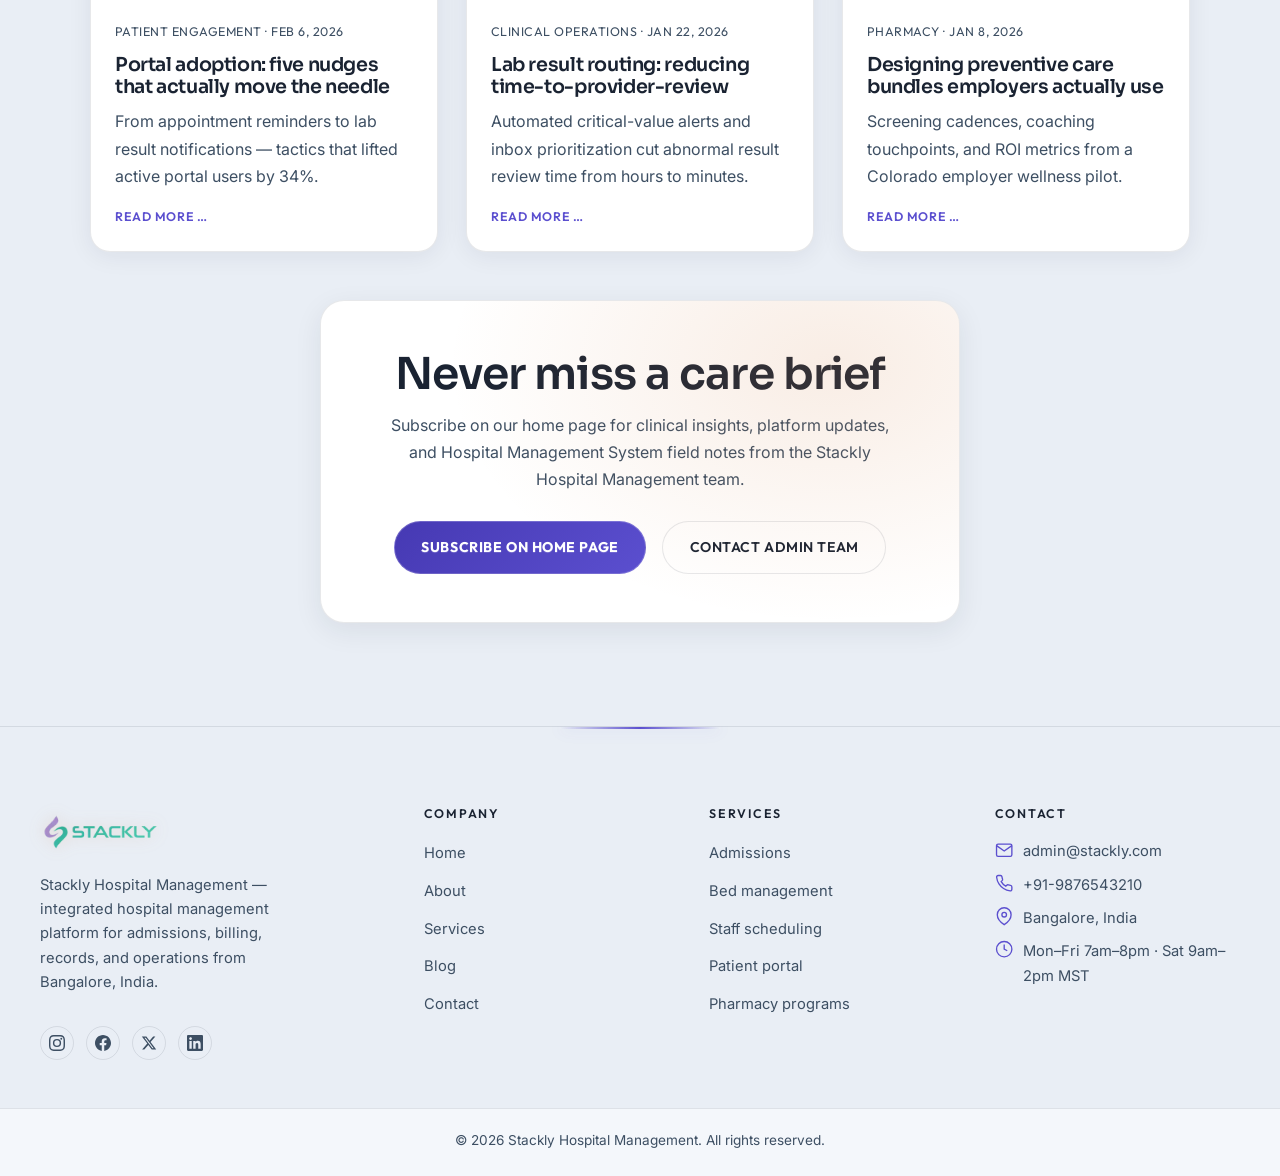
<file: blog.html>
<!DOCTYPE html>
<html lang="en">
<head>
  <meta charset="UTF-8">
  <meta name="viewport" content="width=device-width, initial-scale=1.0">
  <meta name="description" content="Stackly Hospital Management Journal — admission workflows, bed management insights, billing guides, and hospital operations notes from Bangalore, India.">
  <meta name="theme-color" content="#F4F7FB">
  <title>Journal — Stackly Hospital Management</title>
  <link rel="preconnect" href="https://fonts.googleapis.com">
  <link rel="preconnect" href="https://fonts.gstatic.com" crossorigin>
  <link href="https://fonts.googleapis.com/css2?family=Inter:wght@400;500;600&family=JetBrains+Mono:wght@400;500&family=Outfit:wght@500;600&family=Sora:wght@500;600;700&display=swap" rel="stylesheet">
  <link rel="stylesheet" href="css/style.css">
  <link rel="stylesheet" href="css/responsive.css">
  <link rel="stylesheet" href="css/premium.css">
  <link rel="stylesheet" href="css/healthcare.css">
  <link rel="stylesheet" href="css/light-theme.css">
  <link rel="stylesheet" href="https://cdn.jsdelivr.net/npm/aos@2.3.1/dist/aos.css">
</head>
<body class="page-inner page-blog page-hero-overlay premium-theme theme-light">

  <div id="preloader" aria-hidden="true">
    <div class="preloader__stage">
      <div class="preloader__ring" aria-hidden="true"><span class="preloader__ring-arc"></span></div>
      <img class="preloader__logo" src="images/stackly-healthcare.webp" alt="Stackly Hospital Management" width="220" height="48" decoding="async">
      <div class="preloader__progress" role="progressbar" aria-label="Loading" aria-valuemin="0" aria-valuemax="100" aria-valuenow="0">
        <span class="preloader__progress-fill"></span>
      </div>
      <p class="preloader__tagline" data-boot-messages="Loading Hospital Management System journal…|Syncing clinical insights…|Preparing care briefs">Loading Hospital Management System journal</p>
    </div>
  </div>

  <header class="site-header site-header--pro" id="site-header" data-header>
    <div class="container site-header__inner">
      <a class="logo logo--pro" href="index.html" aria-label="Stackly Hospital Management home">
        <img class="logo__img" src="images/stackly-healthcare.webp" alt="Stackly Hospital Management" width="200" height="44" decoding="async">
      </a>
      <button type="button" class="nav-toggle" id="nav-toggle" aria-expanded="false" aria-controls="nav-wrap" aria-label="Open menu">
        <span class="nav-toggle__bar"></span>
        <span class="nav-toggle__bar"></span>
        <span class="nav-toggle__bar"></span>
      </button>
      <div class="site-header__nav-wrap" id="nav-wrap">
        <div class="site-header__nav-inner">
          <nav class="site-header__nav" aria-label="Main navigation">
            <ul class="nav-list">
              <li><a class="nav-link" href="index.html" data-nav-file="index.html">Home</a></li>
              <li><a class="nav-link" href="about.html" data-nav-file="about.html">About</a></li>
              <li><a class="nav-link" href="services.html" data-nav-file="services.html">Services</a></li>
              <li><a class="nav-link" href="blog.html" data-nav-file="blog.html">Blog</a></li>
              <li><a class="nav-link" href="contact.html" data-nav-file="contact.html">Contact</a></li>
            </ul>
          </nav>
          <div class="site-header__actions">
            <a class="btn btn--nav-login" href="login.html" data-nav-file="login.html">Login</a>
            <a class="btn btn--nav-register" href="register.html">Sign up</a>
          </div>
        </div>
      </div>
    </div>
  </header>

  <main class="site-main">

    <section class="page-hero page-hero--image page-hero--center page-hero--hud page-hero--care" aria-labelledby="page-title">
      <span class="hud-corner hud-corner--tl" aria-hidden="true"></span>
      <span class="hud-corner hud-corner--tr" aria-hidden="true"></span>
      <span class="hud-corner hud-corner--bl" aria-hidden="true"></span>
      <span class="hud-corner hud-corner--br" aria-hidden="true"></span>
      <div class="page-hero__bg" aria-hidden="true">
        <img src="images/Remote-Patient-Monitoring.webp" alt="" width="1920" height="900" decoding="async" fetchpriority="high">
        <div class="page-hero__overlay"></div>
        <div class="page-hero__glow page-hero__glow--jade"></div>
        <div class="page-hero__glow page-hero__glow--lavender"></div>
      </div>
      <div class="container page-hero__inner">
        <p class="section__kicker" data-aos="fade-up">Stackly Hospital Management journal</p>
        <h1 id="page-title" data-aos="fade-up" data-aos-delay="100">Operations insights &amp;<br><span class="hero-text-accent">hospital management notes</span></h1>
        <p class="section__lead" data-aos="fade-up" data-aos-delay="150">Admission workflows, bed management playbooks, and billing strategies from the Stackly Hospital Management operations team in Bangalore.</p>
        <div class="page-hero-stats page-hero-stats--center" data-aos="fade-up" data-aos-delay="200">
          <span><strong>6+</strong> topics</span>
          <span><strong>Monthly</strong> features</span>
          <span><strong>Expert</strong> authored</span>
        </div>
      </div>
    </section>

    <section class="section section--dark blog-spotlight" id="featured-story">
      <div class="container">
        <div class="blog-spotlight__layout" data-aos="fade-up">
          <div class="blog-spotlight__visual">
            <img src="images/Remote-Patient-Monitoring.webp" alt="Remote patient monitoring dashboard with vitals trend lines" width="1200" height="900" loading="lazy" decoding="async">
            <div class="blog-spotlight__visual-caption">
              <span class="blog-spotlight__issue">Issue 12 · Spring 2026</span>
            </div>
          </div>
          <article class="blog-spotlight__panel glass-card">
            <p class="blog-spotlight__kicker">Editor's pick</p>
            <h2 class="blog-spotlight__title"><a href="404.html">Building a bed management system that keeps ER wait times low</a></h2>
            <p class="blog-spotlight__lead">How our hospital operations team pairs real-time bed tracking, allocation rules, and admin alerts to reduce avoidable ER bottlenecks across all departments.</p>
            <blockquote class="blog-spotlight__quote">"Efficiency starts with data quality. We never go live until bed data and department workflows are locked."</blockquote>
            <div class="blog-spotlight__meta">
              <div class="blog-spotlight__author">
                <strong>Dr. Elena Vasquez, Medical Director</strong>
                <span>Mar 18, 2026 · 8 min read</span>
              </div>
            </div>
          </article>
        </div>
      </div>
    </section>

    <section class="section section--cream blog-topics" id="journal-topics" aria-labelledby="blog-topics-title">
      <div class="container">
        <header class="section__head section__head--center" data-aos="fade-up">
          <p class="section__kicker">Topics</p>
          <h2 class="section__title" id="blog-topics-title">Browse by theme</h2>
          <p class="section__lead">Jump into the stories that matter most — admissions, bed management, billing, and staff scheduling.</p>
        </header>
        <div class="blog-topics__grid">
          <a class="blog-topic glass-card" href="404.html" data-aos="fade-up">
            <span class="blog-topic__icon" aria-hidden="true">01</span>
            <h3>Admissions</h3>
            <p>Admission workflows, MRN assignment, and digital intake models.</p>
            <span class="blog-topic__link">5 stories <span aria-hidden="true">…</span></span>
          </a>
          <a class="blog-topic glass-card" href="404.html" data-aos="fade-up" data-aos-delay="50">
            <span class="blog-topic__icon" aria-hidden="true">02</span>
            <h3>Bed management</h3>
            <p>Bed tracking setup, ward configuration, and occupancy alert protocols.</p>
            <span class="blog-topic__link">4 stories <span aria-hidden="true">…</span></span>
          </a>
          <a class="blog-topic glass-card" href="404.html" data-aos="fade-up" data-aos-delay="100">
            <span class="blog-topic__icon" aria-hidden="true">03</span>
            <h3>Staff scheduling</h3>
            <p>Inter-department transfers, billing loops, and workflow adherence.</p>
            <span class="blog-topic__link">6 stories <span aria-hidden="true">…</span></span>
          </a>
          <a class="blog-topic glass-card" href="404.html" data-aos="fade-up" data-aos-delay="150">
            <span class="blog-topic__icon" aria-hidden="true">04</span>
            <h3>Staff training</h3>
            <p>Dashboard adoption, workflows, and staff onboarding best practices.</p>
            <span class="blog-topic__link">3 stories <span aria-hidden="true">…</span></span>
          </a>
          <a class="blog-topic glass-card" href="404.html" data-aos="fade-up" data-aos-delay="200">
            <span class="blog-topic__icon" aria-hidden="true">05</span>
            <h3>Hospital operations</h3>
            <p>Scheduling, admission queues, and HIPAA-ready platform governance.</p>
            <span class="blog-topic__link">4 stories <span aria-hidden="true">…</span></span>
          </a>
          <a class="blog-topic glass-card" href="404.html" data-aos="fade-up" data-aos-delay="250">
            <span class="blog-topic__icon" aria-hidden="true">06</span>
            <h3>Revenue &amp; billing</h3>
            <p>Revenue cycle management, claims processing, and billing automation.</p>
            <span class="blog-topic__link">3 stories <span aria-hidden="true">…</span></span>
          </a>
        </div>
      </div>
    </section>

    <section class="section section--dark blog-posts" id="journal-posts">
      <div class="container">
        <header class="section__head section__head--center" data-aos="fade-up">
          <p class="section__kicker">Latest posts</p>
          <h2 class="section__title">From the Hospital Management journal</h2>
          <p class="section__lead">Operations briefs, platform updates, and hospital management notes from our administrators, department heads, and specialists.</p>
        </header>
        <div class="blog-grid blog-grid--page">
          <article class="blog-card glass-card" data-aos="fade-up">
            <div class="blog-card__thumb">
              <img src="images/Bed-management.webp" alt="Bed management occupancy dashboard" width="600" height="375" loading="lazy" decoding="async">
            </div>
            <div class="blog-card__body">
              <p class="blog-card__meta">Bed management · Mar 18, 2026</p>
              <h3><a href="404.html">Building a bed management system that keeps ER wait times low</a></h3>
              <p>Real-time bed tracking, allocation rules, and admin alert workflows for busy hospital departments.</p>
              <a class="blog-card__cta" href="404.html">Read more …</a>
            </div>
          </article>
          <article class="blog-card glass-card" data-aos="fade-up" data-aos-delay="50">
            <div class="blog-card__thumb">
              <img src="images/video-telehealth.webp" alt="Admissions video consultation interface" width="600" height="375" loading="lazy" decoding="async">
            </div>
            <div class="blog-card__body">
              <p class="blog-card__meta">Admissions · Mar 4, 2026</p>
              <h3><a href="404.html">Hybrid admission models: when to route patients to OPD vs. IPD</a></h3>
              <p>A triage framework our Bangalore hospitals use to match acuity, ward type, and admission priority.</p>
              <a class="blog-card__cta" href="404.html">Read more …</a>
            </div>
          </article>
          <article class="blog-card glass-card" data-aos="fade-up" data-aos-delay="100">
            <div class="blog-card__thumb">
              <img src="images/care-coordination.webp" alt="Staff scheduling team workflow board" width="600" height="375" loading="lazy" decoding="async">
            </div>
            <div class="blog-card__body">
              <p class="blog-card__meta">Staff scheduling · Feb 20, 2026</p>
              <h3><a href="404.html">Closing the billing cycle in 72 hours</a></h3>
              <p>How hospital administrators track insurance claims, invoice payments, and billing follow-ups without gaps.</p>
              <a class="blog-card__cta" href="404.html">Read more …</a>
            </div>
          </article>
          <article class="blog-card glass-card" data-aos="fade-up" data-aos-delay="150">
            <div class="blog-card__thumb">
              <img src="images/patient-portal.webp" alt="Patient portal messaging and records view" width="600" height="375" loading="lazy" decoding="async">
            </div>
            <div class="blog-card__body">
              <p class="blog-card__meta">Patient engagement · Feb 6, 2026</p>
              <h3><a href="404.html">Portal adoption: five nudges that actually move the needle</a></h3>
              <p>From appointment reminders to lab result notifications — tactics that lifted active portal users by 34%.</p>
              <a class="blog-card__cta" href="404.html">Read more …</a>
            </div>
          </article>
          <article class="blog-card glass-card" data-aos="fade-up" data-aos-delay="200">
            <div class="blog-card__thumb">
              <img src="images/diagnostic hub.webp" alt="Diagnostic results and lab integration panel" width="600" height="375" loading="lazy" decoding="async">
            </div>
            <div class="blog-card__body">
              <p class="blog-card__meta">Clinical operations · Jan 22, 2026</p>
              <h3><a href="404.html">Lab result routing: reducing time-to-provider-review</a></h3>
              <p>Automated critical-value alerts and inbox prioritization cut abnormal result review time from hours to minutes.</p>
              <a class="blog-card__cta" href="404.html">Read more …</a>
            </div>
          </article>
          <article class="blog-card glass-card" data-aos="fade-up" data-aos-delay="250">
            <div class="blog-card__thumb">
              <img src="images/wellness-program.webp" alt="Pharmacy program activity and coaching dashboard" width="600" height="375" loading="lazy" decoding="async">
            </div>
            <div class="blog-card__body">
              <p class="blog-card__meta">Pharmacy · Jan 8, 2026</p>
              <h3><a href="404.html">Designing preventive care bundles employers actually use</a></h3>
              <p>Screening cadences, coaching touchpoints, and ROI metrics from a Colorado employer wellness pilot.</p>
              <a class="blog-card__cta" href="404.html">Read more …</a>
            </div>
          </article>
        </div>

        <div class="cta-band gallery-page-cta cta-band--center" data-aos="fade-up">
          <h2>Never miss a care brief</h2>
          <p>Subscribe on our home page for clinical insights, platform updates, and Hospital Management System field notes from the Stackly Hospital Management team.</p>
          <div class="cta-band__actions">
            <a class="btn btn--primary" href="404.html">Subscribe on home page</a>
            <a class="btn btn--outline-light" href="404.html">Contact admin team</a>
          </div>
        </div>
      </div>
    </section>
  </main>

  <footer class="footer-premium footer-premium--pro" id="site-footer">
    <div class="container footer-premium__grid">
      <div class="footer-brand">
        <a class="logo logo--pro" href="index.html" aria-label="Stackly Hospital Management home">
          <img class="logo__img" src="images/stackly-healthcare.webp" alt="Stackly Hospital Management" width="200" height="44" decoding="async">
        </a>
        <p>Stackly Hospital Management — integrated hospital management platform for admissions, billing, records, and operations from Bangalore, India.</p>
        <div class="footer-social">
          <a href="404.html" aria-label="Instagram"><svg viewBox="0 0 24 24" aria-hidden="true"><path d="M12 2.163c3.204 0 3.584.012 4.85.07 3.252.148 4.771 1.691 4.919 4.919.058 1.265.069 1.645.069 4.849 0 3.205-.012 3.584-.069 4.849-.149 3.225-1.664 4.771-4.919 4.919-1.266.058-1.644.07-4.85.07-3.204 0-3.584-.012-4.849-.07-3.26-.149-4.771-1.699-4.919-4.92-.058-1.265-.07-1.644-.07-4.849 0-3.204.013-3.583.07-4.849.149-3.227 1.664-4.771 4.919-4.919 1.266-.057 1.645-.069 4.849-.069zM12 0C8.741 0 8.333.014 7.053.072 2.695.272.273 2.69.073 7.052.014 8.333 0 8.741 0 12c0 3.259.014 3.668.072 4.948.2 4.358 2.618 6.78 6.98 6.98 1.281.058 1.689.072 4.948.072 3.259 0 3.668-.014 4.948-.072 4.354-.2 6.782-2.618 6.979-6.98.059-1.28.073-1.689.073-4.948 0-3.259-.014-3.667-.072-4.947-.196-4.354-2.617-6.78-6.979-6.98C15.668.014 15.259 0 12 0zm0 5.838a6.162 6.162 0 100 12.324 6.162 6.162 0 000-12.324zM12 16a4 4 0 110-8 4 4 0 010 8zm6.406-11.845a1.44 1.44 0 110 2.881 1.44 1.44 0 010-2.881z"/></svg></a>
          <a href="404.html" aria-label="Facebook"><svg viewBox="0 0 24 24" aria-hidden="true"><path d="M24 12.073c0-6.627-5.373-12-12-12s-12 5.373-12 12c0 5.99 4.388 10.954 10.125 11.854v-8.385H7.078v-3.47h3.047V9.43c0-3.007 1.792-4.669 4.533-4.669 1.312 0 2.686.235 2.686.235v2.953H15.83c-1.491 0-1.956.925-1.956 1.874v2.25h3.328l-.532 3.47h-2.796v8.385C19.612 23.027 24 18.062 24 12.073z"/></svg></a>
          <a href="404.html" aria-label="Twitter"><svg viewBox="0 0 24 24" aria-hidden="true"><path d="M18.244 2.25h3.308l-7.227 8.26 8.502 11.24H16.17l-5.214-6.817L4.99 21.75H1.68l7.73-8.835L1.254 2.25H8.08l4.713 6.231zm-1.161 17.52h1.833L7.084 4.126H5.117z"/></svg></a>
          <a href="404.html" aria-label="LinkedIn"><svg viewBox="0 0 24 24" aria-hidden="true"><path d="M20.447 20.452h-3.554v-5.569c0-1.328-.027-3.037-1.852-3.037-1.853 0-2.136 1.445-2.136 2.939v5.667H9.351V9h3.414v1.561h.046c.477-.9 1.637-1.85 3.37-1.85 3.601 0 4.267 2.37 4.267 5.455v6.286zM5.337 7.433c-1.144 0-2.063-.926-2.063-2.065 0-1.138.92-2.063 2.063-2.063 1.14 0 2.064.925 2.064 2.063 0 1.139-.925 2.065-2.064 2.065zm1.782 13.019H3.555V9h3.564v11.452zM22.225 0H1.771C.792 0 0 .774 0 1.729v20.542C0 23.227.792 24 1.771 24h20.451C23.2 24 24 23.227 24 22.271V1.729C24 .774 23.2 0 22.222 0h.003z"/></svg></a>
        </div>
      </div>
      <div>
        <h4>Company</h4>
        <ul>
          <li><a href="index.html">Home</a></li>
          <li><a href="about.html">About</a></li>
          <li><a href="services.html">Services</a></li>
          <li><a href="blog.html">Blog</a></li>
          <li><a href="contact.html">Contact</a></li>
        </ul>
      </div>
      <div>
        <h4>Services</h4>
        <ul>
          <li><a href="404.html">Admissions</a></li>
          <li><a href="404.html">Bed management</a></li>
          <li><a href="404.html">Staff scheduling</a></li>
          <li><a href="404.html">Patient portal</a></li>
          <li><a href="404.html">Pharmacy programs</a></li>
        </ul>
      </div>
      <div class="footer-contact">
        <h4>Contact</h4>
        <address class="footer-contact__addr">
          <p class="footer-contact__row">
            <span class="footer-contact__icon" aria-hidden="true"><svg viewBox="0 0 24 24" fill="none" stroke="currentColor" stroke-width="1.75"><path d="M4 4h16c1.1 0 2 .9 2 2v12c0 1.1-.9 2-2 2H4c-1.1 0-2-.9-2-2V6c0-1.1.9-2 2-2z"/><polyline points="22,6 12,13 2,6"/></svg></span>
            <a href="404.html">admin@stackly.com</a>
          </p>
          <p class="footer-contact__row">
            <span class="footer-contact__icon" aria-hidden="true"><svg viewBox="0 0 24 24" fill="none" stroke="currentColor" stroke-width="1.75"><path d="M22 16.92v3a2 2 0 0 1-2.18 2 19.79 19.79 0 0 1-8.63-3.07 19.5 19.5 0 0 1-6-6 19.79 19.79 0 0 1-3.07-8.67A2 2 0 0 1 4.11 2h3a2 2 0 0 1 2 1.72c.127.96.361 1.903.7 2.81a2 2 0 0 1-.45 2.11L8.09 9.91a16 16 0 0 0 6 6l1.27-1.27a2 2 0 0 1 2.11-.45c.907.339 1.85.573 2.81.7A2 2 0 0 1 22 16.92z"/></svg></span>
            <a href="404.html">+91-9876543210</a>
          </p>
          <p class="footer-contact__row">
            <span class="footer-contact__icon" aria-hidden="true"><svg viewBox="0 0 24 24" fill="none" stroke="currentColor" stroke-width="1.75"><path d="M21 10c0 7-9 13-9 13s-9-6-9-13a9 9 0 0 1 18 0z"/><circle cx="12" cy="10" r="3"/></svg></span>
            <span>Bangalore, India</span>
          </p>
          <p class="footer-contact__row">
            <span class="footer-contact__icon" aria-hidden="true"><svg viewBox="0 0 24 24" fill="none" stroke="currentColor" stroke-width="1.75"><circle cx="12" cy="12" r="10"/><polyline points="12 6 12 12 16 14"/></svg></span>
            <span>Mon–Fri 7am–8pm · Sat 9am–2pm MST</span>
          </p>
        </address>
      </div>
    </div>
    <div class="footer-bar">
      <div class="container footer-bar__inner">
        <p>&copy; <span data-year>2026</span> Stackly Hospital Management. All rights reserved.</p>
      </div>
    </div>
  </footer>

  <script src="https://cdn.jsdelivr.net/npm/aos@2.3.1/dist/aos.js"></script>
  <script src="js/main.js"></script>
</body>
</html>
</file>
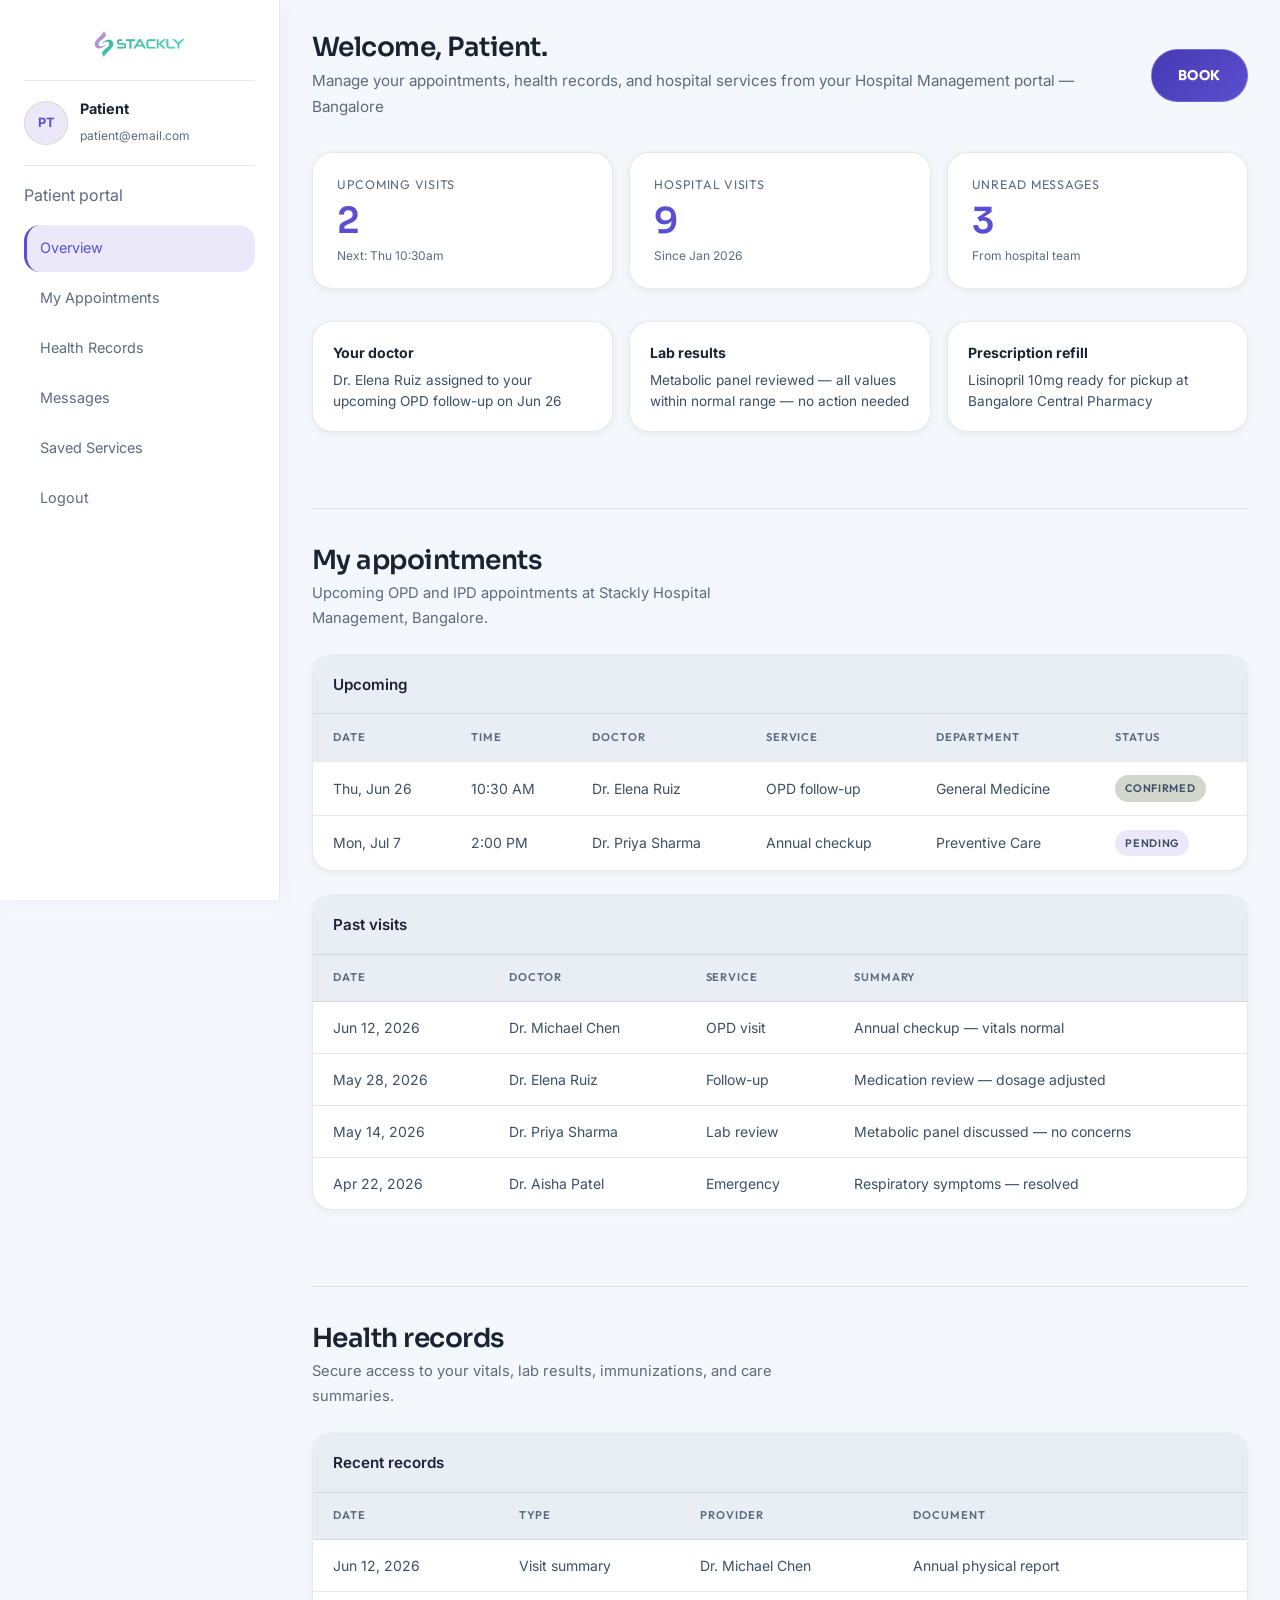
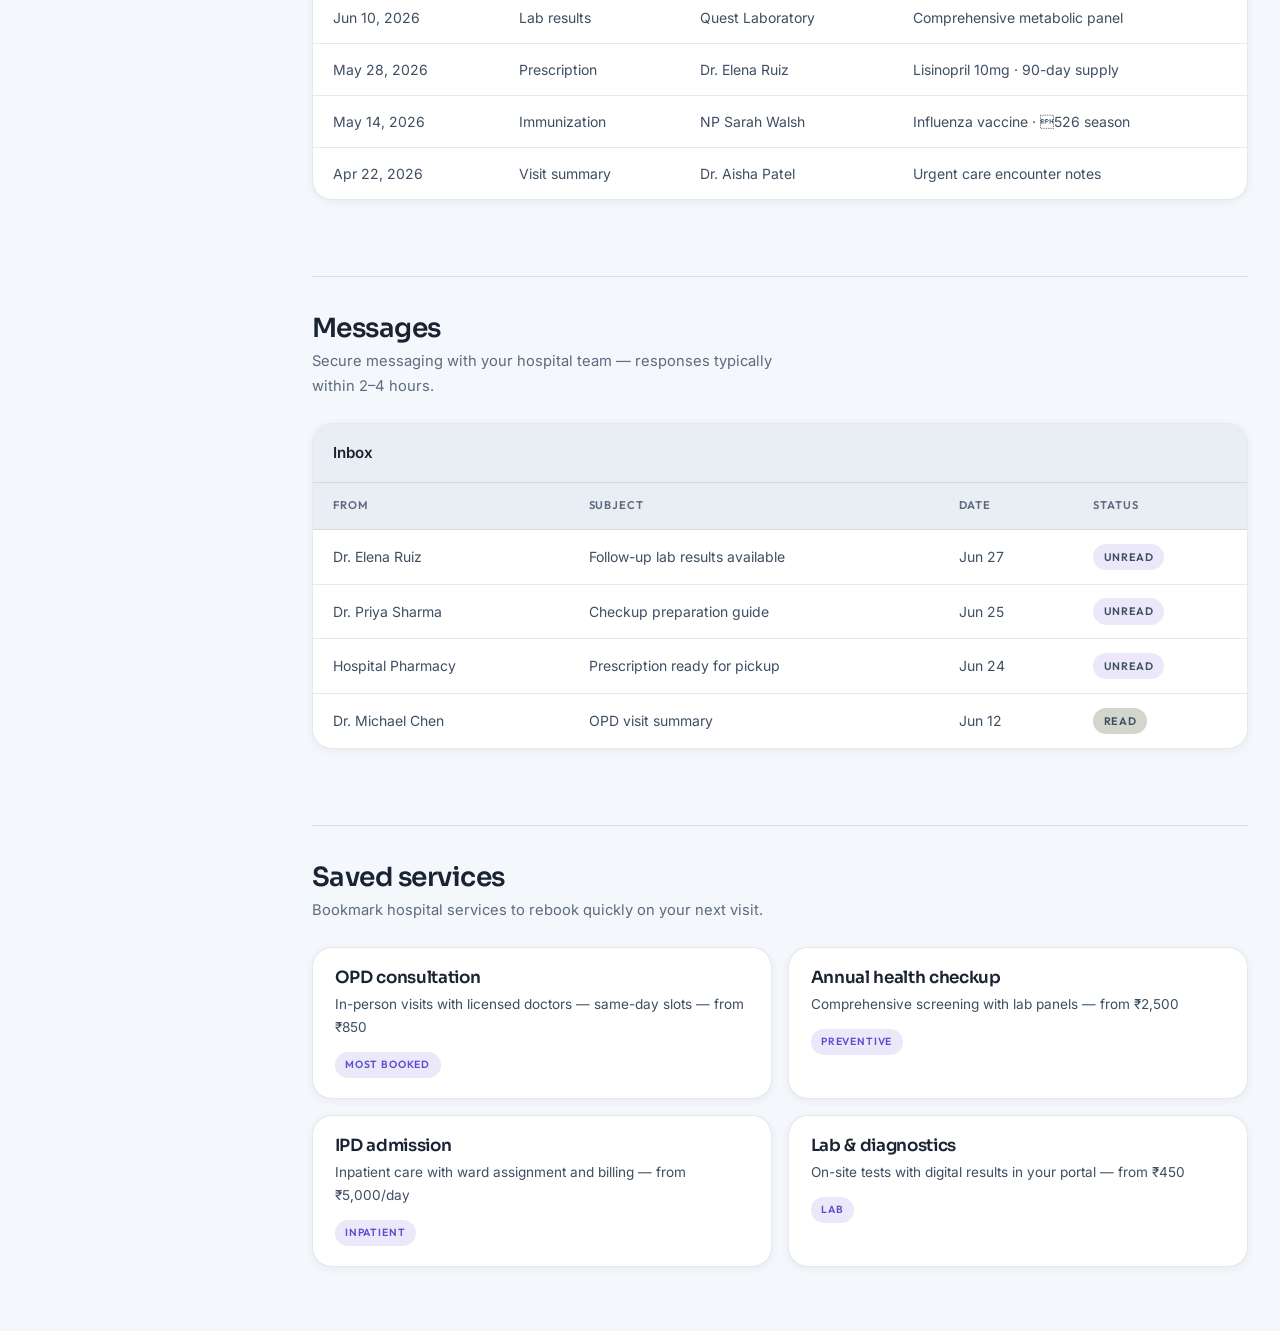
<file: client-dashboard.html>
<!DOCTYPE html>
<html lang="en">
<head>
  <meta charset="UTF-8">
  <meta name="viewport" content="width=device-width, initial-scale=1.0">
  <meta name="robots" content="noindex, nofollow">
  <meta name="theme-color" content="#F4F7FB">
  <title>Patient Portal — Stackly Hospital Management</title>
  <link rel="preconnect" href="https://fonts.googleapis.com">
  <link rel="preconnect" href="https://fonts.gstatic.com" crossorigin>
  <link href="https://fonts.googleapis.com/css2?family=Inter:wght@400;500;600&family=JetBrains+Mono:wght@400;500&family=Outfit:wght@500;600&family=Sora:wght@500;600;700&display=swap" rel="stylesheet">
  <link rel="stylesheet" href="css/style.css">
  <link rel="stylesheet" href="css/responsive.css">
  <link rel="stylesheet" href="css/premium.css">
  <link rel="stylesheet" href="css/healthcare.css">
  <link rel="stylesheet" href="css/light-theme.css">
</head>
<body class="dashboard-page dashboard-page--client premium-theme theme-light">

  <div class="dashboard-backdrop" data-dash-backdrop aria-hidden="true"></div>

  <div class="dashboard-shell">
    <aside class="dashboard-sidebar-pro" data-dash-sidebar id="dash-sidebar" aria-label="Patient sidebar">
      <div class="dashboard-sidebar-pro__logo">
        <a href="index.html"><img class="dashboard-sidebar-pro__logo-img" src="images/stackly-healthcare.webp" alt="Stackly Hospital Management" width="180" height="40"></a>
      </div>
      <div class="dashboard-sidebar-pro__profile">
        <div class="dashboard-sidebar-pro__avatar" data-dash-avatar aria-hidden="true">PT</div>
        <div>
          <strong class="dashboard-sidebar-pro__profile-name" data-dash-user-name>Patient</strong>
          <span class="dashboard-sidebar-pro__profile-email" data-dash-user-email>patient@email.com</span>
        </div>
      </div>
      <p class="dashboard-sidebar-pro__console-label">Patient portal</p>
      <ul class="dashboard-nav-pro">
        <li><a href="#dash-overview" class="dashboard-sidebar-pro__link is-active" data-dash-nav>Overview</a></li>
        <li><a href="#dash-appointments" class="dashboard-sidebar-pro__link" data-dash-nav>My Appointments</a></li>
        <li><a href="#dash-records" class="dashboard-sidebar-pro__link" data-dash-nav>Health Records</a></li>
        <li><a href="#dash-messages" class="dashboard-sidebar-pro__link" data-dash-nav>Messages</a></li>
        <li><a href="#dash-favorites" class="dashboard-sidebar-pro__link" data-dash-nav>Saved Services</a></li>
        <li><a href="login.html" data-dash-signout>Logout</a></li>
      </ul>
    </aside>

    <div class="dashboard-main-pro" data-dash-main>
      <button type="button" class="dash-sidebar-toggle" data-dash-sidebar-toggle aria-expanded="false" aria-controls="dash-sidebar">☰ Menu</button>

      <section id="dash-overview" class="dash-section" data-dash-section aria-labelledby="dash-overview-title">
        <div class="dashboard-top">
          <div>
            <h1 id="dash-overview-title" data-dash-greeting>Welcome, Patient.</h1>
            <p class="dashboard-top__sub">Manage your appointments, health records, and hospital services from your Hospital Management portal — Bangalore</p>
          </div>
          <a class="btn btn--primary" href="404.html">Book</a>
        </div>

        <div class="dash-stat-grid">
          <div class="dash-stat-card">
            <span class="dash-stat-card__label">Upcoming visits</span>
            <span class="dash-stat-card__value">2</span>
            <span class="dash-stat-card__hint">Next: Thu 10:30am</span>
          </div>
          <div class="dash-stat-card">
            <span class="dash-stat-card__label">Hospital visits</span>
            <span class="dash-stat-card__value">9</span>
            <span class="dash-stat-card__hint">Since Jan 2026</span>
          </div>
          <div class="dash-stat-card">
            <span class="dash-stat-card__label">Unread messages</span>
            <span class="dash-stat-card__value">3</span>
            <span class="dash-stat-card__hint">From hospital team</span>
          </div>
        </div>

        <div class="dash-quick-grid">
          <div class="dash-quick-card">
            <strong>Your doctor</strong>
            <p>Dr. Elena Ruiz assigned to your upcoming OPD follow-up on Jun 26</p>
          </div>
          <div class="dash-quick-card">
            <strong>Lab results</strong>
            <p>Metabolic panel reviewed — all values within normal range — no action needed</p>
          </div>
          <div class="dash-quick-card">
            <strong>Prescription refill</strong>
            <p>Lisinopril 10mg ready for pickup at Bangalore Central Pharmacy</p>
          </div>
        </div>
      </section>

      <section id="dash-appointments" class="dash-section" data-dash-section aria-labelledby="dash-appointments-title">
        <header class="dash-section__head">
          <h2 id="dash-appointments-title">My appointments</h2>
          <p>Upcoming OPD and IPD appointments at Stackly Hospital Management, Bangalore.</p>
        </header>

        <div class="dashboard-panel">
          <div class="dashboard-panel__head">Upcoming</div>
          <div class="dashboard-panel__body dashboard-panel__body--scroll">
            <table class="data-table">
              <thead><tr><th>Date</th><th>Time</th><th>Doctor</th><th>Service</th><th>Department</th><th>Status</th></tr></thead>
              <tbody>
                <tr><td>Thu, Jun 26</td><td>10:30 AM</td><td>Dr. Elena Ruiz</td><td>OPD follow-up</td><td>General Medicine</td><td><span class="status-badge status-badge--confirmed">Confirmed</span></td></tr>
                <tr><td>Mon, Jul 7</td><td>2:00 PM</td><td>Dr. Priya Sharma</td><td>Annual checkup</td><td>Preventive Care</td><td><span class="status-badge status-badge--pending">Pending</span></td></tr>
              </tbody>
            </table>
          </div>
        </div>

        <div class="dashboard-panel">
          <div class="dashboard-panel__head">Past visits</div>
          <div class="dashboard-panel__body dashboard-panel__body--scroll">
            <table class="data-table">
              <thead><tr><th>Date</th><th>Doctor</th><th>Service</th><th>Summary</th></tr></thead>
              <tbody>
                <tr><td>Jun 12, 2026</td><td>Dr. Michael Chen</td><td>OPD visit</td><td>Annual checkup — vitals normal</td></tr>
                <tr><td>May 28, 2026</td><td>Dr. Elena Ruiz</td><td>Follow-up</td><td>Medication review — dosage adjusted</td></tr>
                <tr><td>May 14, 2026</td><td>Dr. Priya Sharma</td><td>Lab review</td><td>Metabolic panel discussed — no concerns</td></tr>
                <tr><td>Apr 22, 2026</td><td>Dr. Aisha Patel</td><td>Emergency</td><td>Respiratory symptoms — resolved</td></tr>
              </tbody>
            </table>
          </div>
        </div>
      </section>

      <section id="dash-records" class="dash-section" data-dash-section aria-labelledby="dash-records-title">
        <header class="dash-section__head">
          <h2 id="dash-records-title">Health records</h2>
          <p>Secure access to your vitals, lab results, immunizations, and care summaries.</p>
        </header>

        <div class="dashboard-panel">
          <div class="dashboard-panel__head">Recent records</div>
          <div class="dashboard-panel__body dashboard-panel__body--scroll">
            <table class="data-table">
              <thead><tr><th>Date</th><th>Type</th><th>Provider</th><th>Document</th></tr></thead>
              <tbody>
                <tr><td>Jun 12, 2026</td><td>Visit summary</td><td>Dr. Michael Chen</td><td>Annual physical report</td></tr>
                <tr><td>Jun 10, 2026</td><td>Lab results</td><td>Quest Laboratory</td><td>Comprehensive metabolic panel</td></tr>
                <tr><td>May 28, 2026</td><td>Prescription</td><td>Dr. Elena Ruiz</td><td>Lisinopril 10mg · 90-day supply</td></tr>
                <tr><td>May 14, 2026</td><td>Immunization</td><td>NP Sarah Walsh</td><td>Influenza vaccine · 526 season</td></tr>
                <tr><td>Apr 22, 2026</td><td>Visit summary</td><td>Dr. Aisha Patel</td><td>Urgent care encounter notes</td></tr>
              </tbody>
            </table>
          </div>
        </div>
      </section>

      <section id="dash-messages" class="dash-section" data-dash-section aria-labelledby="dash-messages-title">
        <header class="dash-section__head">
          <h2 id="dash-messages-title">Messages</h2>
          <p>Secure messaging with your hospital team — responses typically within 2–4 hours.</p>
        </header>

        <div class="dashboard-panel">
          <div class="dashboard-panel__head">Inbox</div>
          <div class="dashboard-panel__body dashboard-panel__body--scroll">
            <table class="data-table">
              <thead><tr><th>From</th><th>Subject</th><th>Date</th><th>Status</th></tr></thead>
              <tbody>
                <tr><td>Dr. Elena Ruiz</td><td>Follow-up lab results available</td><td>Jun 27</td><td><span class="status-badge status-badge--pending">Unread</span></td></tr>
                <tr><td>Dr. Priya Sharma</td><td>Checkup preparation guide</td><td>Jun 25</td><td><span class="status-badge status-badge--pending">Unread</span></td></tr>
                <tr><td>Hospital Pharmacy</td><td>Prescription ready for pickup</td><td>Jun 24</td><td><span class="status-badge status-badge--pending">Unread</span></td></tr>
                <tr><td>Dr. Michael Chen</td><td>OPD visit summary</td><td>Jun 12</td><td><span class="status-badge status-badge--confirmed">Read</span></td></tr>
              </tbody>
            </table>
          </div>
        </div>
      </section>

      <section id="dash-favorites" class="dash-section" data-dash-section aria-labelledby="dash-favorites-title">
        <header class="dash-section__head">
          <h2 id="dash-favorites-title">Saved services</h2>
          <p>Bookmark hospital services to rebook quickly on your next visit.</p>
        </header>

        <div class="dash-favorites-grid">
          <article class="dash-favorite-card">
            <h3>OPD consultation</h3>
            <p>In-person visits with licensed doctors — same-day slots — from ₹850</p>
            <span class="dash-favorite-card__tag">Most booked</span>
          </article>
          <article class="dash-favorite-card">
            <h3>Annual health checkup</h3>
            <p>Comprehensive screening with lab panels — from ₹2,500</p>
            <span class="dash-favorite-card__tag">Preventive</span>
          </article>
          <article class="dash-favorite-card">
            <h3>IPD admission</h3>
            <p>Inpatient care with ward assignment and billing — from ₹5,000/day</p>
            <span class="dash-favorite-card__tag">Inpatient</span>
          </article>
          <article class="dash-favorite-card">
            <h3>Lab &amp; diagnostics</h3>
            <p>On-site tests with digital results in your portal — from ₹450</p>
            <span class="dash-favorite-card__tag">Lab</span>
          </article>
        </div>
      </section>
    </div>
  </div>

  <script src="js/dashboard.js"></script>
</body>
</html>
</file>
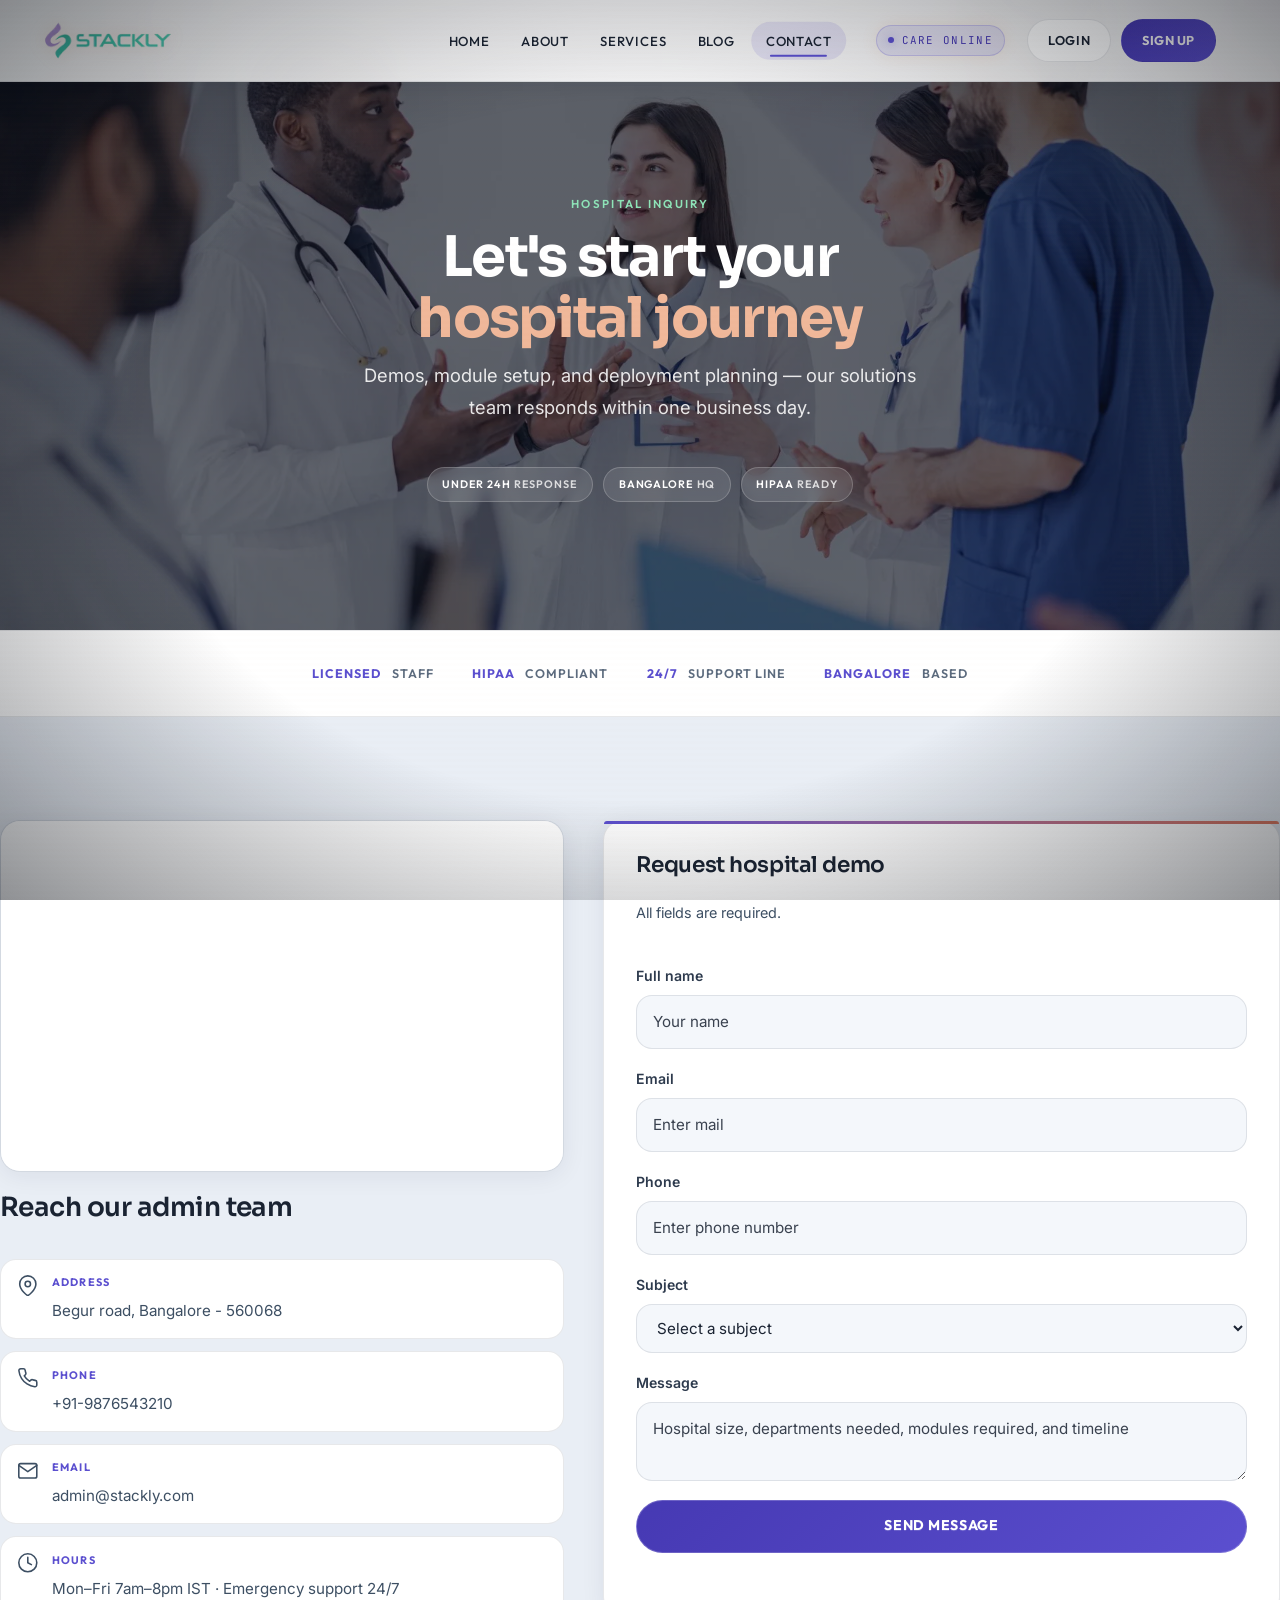
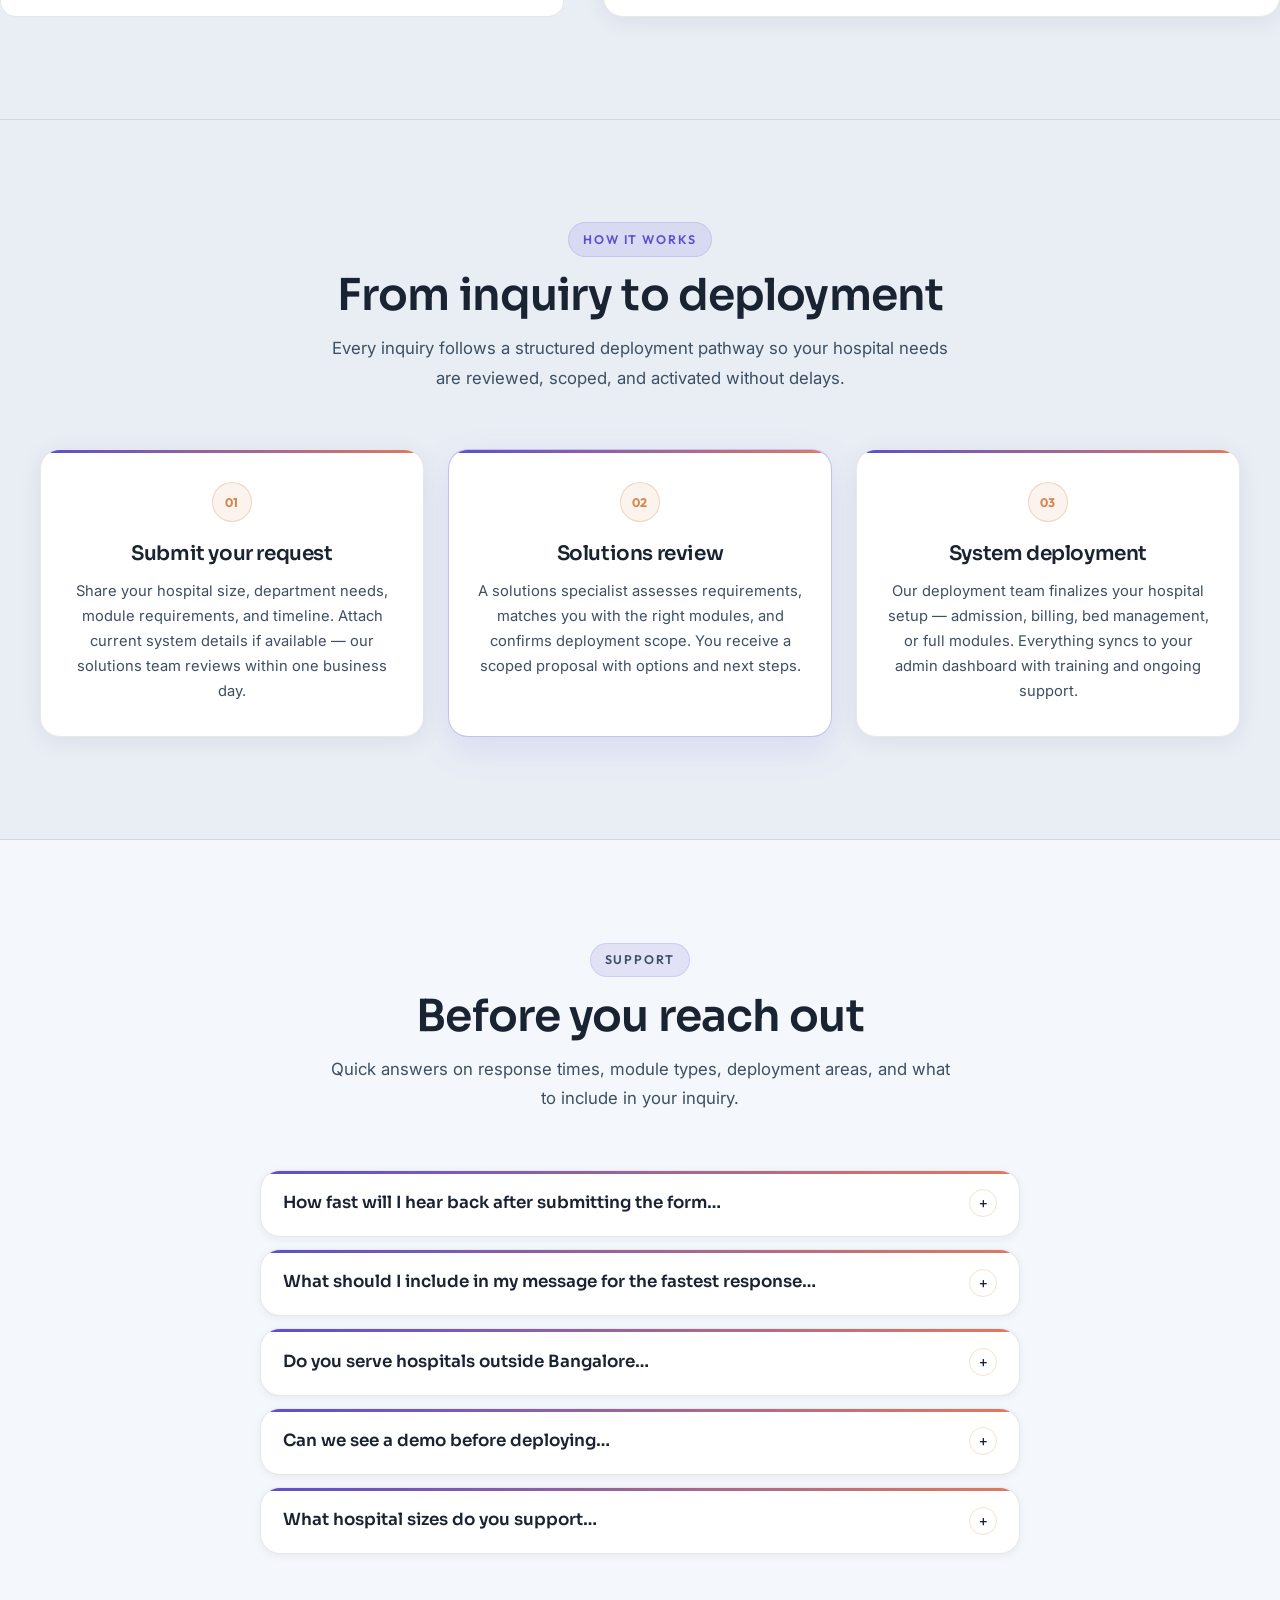
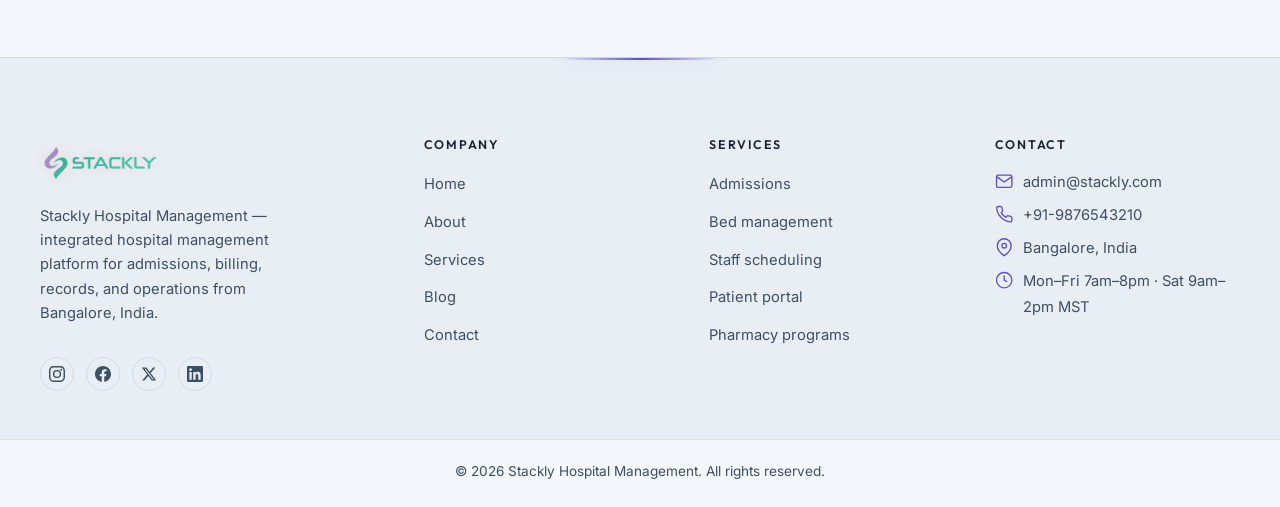
<file: contact.html>
<!DOCTYPE html>
<html lang="en">
<head>
  <meta charset="UTF-8">
  <meta name="viewport" content="width=device-width, initial-scale=1.0">
  <meta name="description" content="Contact Stackly Hospital Management — request demos, hospital deployment, module setup, and operations support. Bangalore, India.">
  <meta name="theme-color" content="#F4F7FB">
  <title>Contact — Stackly Hospital Management</title>
  <link rel="preconnect" href="https://fonts.googleapis.com">
  <link rel="preconnect" href="https://fonts.gstatic.com" crossorigin>
  <link href="https://fonts.googleapis.com/css2?family=Inter:wght@400;500;600&family=JetBrains+Mono:wght@400;500&family=Outfit:wght@500;600&family=Sora:wght@500;600;700&display=swap" rel="stylesheet">
  <link rel="stylesheet" href="css/style.css">
  <link rel="stylesheet" href="css/responsive.css">
  <link rel="stylesheet" href="css/premium.css">
  <link rel="stylesheet" href="css/healthcare.css">
  <link rel="stylesheet" href="css/light-theme.css">
  <link rel="stylesheet" href="https://cdn.jsdelivr.net/npm/aos@2.3.1/dist/aos.css">
</head>
<body class="page-inner page-contact page-hero-overlay premium-theme theme-light">

  <div id="preloader" aria-hidden="true">
    <div class="preloader__stage">
      <div class="preloader__ring" aria-hidden="true"><span class="preloader__ring-arc"></span></div>
      <img class="preloader__logo" src="images/stackly-healthcare.webp" alt="Stackly Hospital Management" width="220" height="48" decoding="async">
      <div class="preloader__progress" role="progressbar" aria-label="Loading" aria-valuemin="0" aria-valuemax="100" aria-valuenow="0">
        <span class="preloader__progress-fill"></span>
      </div>
      <p class="preloader__tagline" data-boot-messages="Initializing hospital system…|Connecting admin team…|Preparing deployment pathways">Initializing hospital system</p>
    </div>
  </div>

  <header class="site-header site-header--pro" id="site-header" data-header>
    <div class="container site-header__inner">
      <a class="logo logo--pro" href="index.html" aria-label="Stackly Hospital Management home">
        <img class="logo__img" src="images/stackly-healthcare.webp" alt="Stackly Hospital Management" width="200" height="44" decoding="async">
      </a>
      <button type="button" class="nav-toggle" id="nav-toggle" aria-expanded="false" aria-controls="nav-wrap" aria-label="Open menu">
        <span class="nav-toggle__bar"></span>
        <span class="nav-toggle__bar"></span>
        <span class="nav-toggle__bar"></span>
      </button>
      <div class="site-header__nav-wrap" id="nav-wrap">
        <div class="site-header__nav-inner">
          <nav class="site-header__nav" aria-label="Main navigation">
            <ul class="nav-list">
              <li><a class="nav-link" href="index.html" data-nav-file="index.html">Home</a></li>
              <li><a class="nav-link" href="about.html" data-nav-file="about.html">About</a></li>
              <li><a class="nav-link" href="services.html" data-nav-file="services.html">Services</a></li>
              <li><a class="nav-link" href="blog.html" data-nav-file="blog.html">Blog</a></li>
              <li><a class="nav-link" href="contact.html" data-nav-file="contact.html">Contact</a></li>
            </ul>
          </nav>
          <div class="site-header__actions">
            <a class="btn btn--nav-login" href="login.html" data-nav-file="login.html">Login</a>
            <a class="btn btn--nav-register" href="register.html">Sign up</a>
          </div>
        </div>
      </div>
    </div>
  </header>

  <main class="site-main">

    <section class="page-hero page-hero--image page-hero--center page-hero--hud page-hero--care" aria-labelledby="contact-hero-title">
      <span class="hud-corner hud-corner--tl" aria-hidden="true"></span>
      <span class="hud-corner hud-corner--tr" aria-hidden="true"></span>
      <span class="hud-corner hud-corner--bl" aria-hidden="true"></span>
      <span class="hud-corner hud-corner--br" aria-hidden="true"></span>
      <div class="page-hero__bg" aria-hidden="true">
        <img src="images/care-coordination.webp" alt="" width="1920" height="900" decoding="async" fetchpriority="high">
        <div class="page-hero__overlay"></div>
        <div class="page-hero__glow page-hero__glow--jade"></div>
        <div class="page-hero__glow page-hero__glow--lavender"></div>
      </div>
      <div class="container page-hero__inner">
        <p class="section__kicker" data-aos="fade-up">Hospital inquiry</p>
        <h1 id="contact-hero-title" data-aos="fade-up" data-aos-delay="100">Let's start your<br><span class="hero-text-accent">hospital journey</span></h1>
        <p class="section__lead" data-aos="fade-up" data-aos-delay="150">Demos, module setup, and deployment planning — our solutions team responds within one business day.</p>
        <div class="page-hero-stats page-hero-stats--center" data-aos="fade-up" data-aos-delay="200">
          <span><strong>Under 24h</strong> response</span>
          <span><strong>Bangalore</strong> HQ</span>
          <span><strong>HIPAA</strong> ready</span>
        </div>
      </div>
    </section>

    <div class="trust-strip">
      <div class="container">
        <ul class="trust-strip__list">
          <li class="trust-strip__item"><strong>Licensed</strong> staff</li>
          <li class="trust-strip__item"><strong>HIPAA</strong> compliant</li>
          <li class="trust-strip__item"><strong>24/7</strong> support line</li>
          <li class="trust-strip__item"><strong>Bangalore</strong> based</li>
        </ul>
      </div>
    </div>

    <section class="section section--dark" id="contact">
      <div class="container contact-hub">
        <div class="contact-info" data-aos="fade-right">
          <div class="contact-info__map">
            <iframe src="https://www.google.com/maps?q=Begur+Road,Bangalore,Karnataka+560068&hl=en&z=14&output=embed" title="Stackly Hospital Management Bangalore map" loading="lazy" referrerpolicy="no-referrer-when-downgrade" allowfullscreen></iframe>
          </div>
          <h2>Reach our admin team</h2>
          <div class="contact-details">
            <div class="contact-details__item">
              <span class="contact-details__icon" aria-hidden="true"><svg viewBox="0 0 24 24" fill="none" stroke="currentColor" stroke-width="1.75" stroke-linecap="round" stroke-linejoin="round"><path d="M21 10c0 7-9 13-9 13s-9-6-9-13a9 9 0 0 1 18 0z"/><circle cx="12" cy="10" r="3"/></svg></span>
              <div class="contact-details__body">
                <strong>Address</strong>
                <span>Begur road, Bangalore - 560068</span>
              </div>
            </div>
            <div class="contact-details__item">
              <span class="contact-details__icon" aria-hidden="true"><svg viewBox="0 0 24 24" fill="none" stroke="currentColor" stroke-width="1.75" stroke-linecap="round" stroke-linejoin="round"><path d="M22 16.92v3a2 2 0 0 1-2.18 2 19.79 19.79 0 0 1-8.63-3.07 19.5 19.5 0 0 1-6-6 19.79 19.79 0 0 1-3.07-8.67A2 2 0 0 1 4.11 2h3a2 2 0 0 1 2 1.72 12.84 12.84 0 0 0 .7 2.81 2 2 0 0 1-.45 2.11L8.09 9.91a16 16 0 0 0 6 6l1.27-1.27a2 2 0 0 1 2.11-.45 12.84 12.84 0 0 0 2.81.7A2 2 0 0 1 22 16.92z"/></svg></span>
              <div class="contact-details__body">
                <strong>Phone</strong>
                <a href="404.html">+91-9876543210</a>
              </div>
            </div>
            <div class="contact-details__item">
              <span class="contact-details__icon" aria-hidden="true"><svg viewBox="0 0 24 24" fill="none" stroke="currentColor" stroke-width="1.75" stroke-linecap="round" stroke-linejoin="round"><path d="M4 4h16c1.1 0 2 .9 2 2v12c0 1.1-.9 2-2 2H4c-1.1 0-2-.9-2-2V6c0-1.1.9-2 2-2z"/><polyline points="22,6 12,13 2,6"/></svg></span>
              <div class="contact-details__body">
                <strong>Email</strong>
                <a href="404.html">admin@stackly.com</a>
              </div>
            </div>
            <div class="contact-details__item">
              <span class="contact-details__icon" aria-hidden="true"><svg viewBox="0 0 24 24" fill="none" stroke="currentColor" stroke-width="1.75" stroke-linecap="round" stroke-linejoin="round"><circle cx="12" cy="12" r="10"/><polyline points="12 6 12 12 16 14"/></svg></span>
              <div class="contact-details__body">
                <strong>Hours</strong>
                <span>Mon–Fri 7am–8pm IST · Emergency support 24/7</span>
              </div>
            </div>
          </div>
        </div>
        <form id="contact-form" class="form card-surface contact-form-card glass-card" data-validate action="#" method="post" novalidate data-aos="fade-left">
          <h2>Request hospital demo</h2>
          <p class="form-intro">All fields are required.</p>
          <div class="form-field">
            <label for="contact-name">Full name</label>
            <input id="contact-name" name="name" type="text" required placeholder="Your name" autocomplete="name">
            <span class="field-error">Please enter your name.</span>
          </div>
          <div class="form-field">
            <label for="contact-email">Email</label>
            <input id="contact-email" name="email" type="email" required placeholder="Enter mail" autocomplete="email">
            <span class="field-error">Enter a valid email address.</span>
          </div>
          <div class="form-field">
            <label for="contact-phone">Phone</label>
            <input id="contact-phone" name="phone" type="tel" required placeholder="Enter phone number" autocomplete="tel">
            <span class="field-error">Please enter your phone number.</span>
          </div>
          <div class="form-field">
            <label for="contact-subject">Subject</label>
            <select id="contact-subject" name="subject" required>
              <option value="">Select a subject</option>
              <option value="consultation">Request a demo</option>
              <option value="telehealth">Admissions enrollment</option>
              <option value="remote-monitoring">Bed management</option>
              <option value="care-coordination">Staff scheduling</option>
              <option value="billing">Billing &amp; insurance</option>
              <option value="general">General inquiry</option>
            </select>
            <span class="field-error">Please select a subject.</span>
          </div>
          <div class="form-field">
            <label for="contact-message">Message</label>
            <textarea id="contact-message" name="message" required placeholder="Hospital size, departments needed, modules required, and timeline"></textarea>
            <span class="field-error">Please enter your message.</span>
          </div>
          <button type="submit" class="btn btn--primary btn--block">Send message</button>
          <p id="contact-success" class="form-success is-hidden" role="status" aria-live="polite">Thank you — your inquiry is logged. Redirecting in 3 seconds…</p>
        </form>
      </div>
    </section>

    <section class="section section--surface contact-intake" id="care-intake" aria-labelledby="care-intake-title">
      <div class="container">
        <header class="section__head section__head--center">
          <p class="section__kicker" data-aos="fade-up">How it works</p>
          <h2 class="section__title" id="care-intake-title" data-aos="fade-up" data-aos-delay="100">From inquiry to deployment</h2>
          <p class="section__lead" data-aos="fade-up" data-aos-delay="150">Every inquiry follows a structured deployment pathway so your hospital needs are reviewed, scoped, and activated without delays.</p>
        </header>
        <div class="philosophy-showcase">
          <article class="philosophy-showcase__card glass-card" data-aos="fade-up">
            <span class="philosophy-showcase__num" aria-hidden="true">01</span>
            <h3>Submit your request</h3>
            <p>Share your hospital size, department needs, module requirements, and timeline. Attach current system details if available — our solutions team reviews within one business day.</p>
          </article>
          <article class="philosophy-showcase__card philosophy-showcase__card--featured glass-card" data-aos="fade-up" data-aos-delay="75">
            <span class="philosophy-showcase__num" aria-hidden="true">02</span>
            <h3>Solutions review</h3>
            <p>A solutions specialist assesses requirements, matches you with the right modules, and confirms deployment scope. You receive a scoped proposal with options and next steps.</p>
          </article>
          <article class="philosophy-showcase__card glass-card" data-aos="fade-up" data-aos-delay="150">
            <span class="philosophy-showcase__num" aria-hidden="true">03</span>
            <h3>System deployment</h3>
            <p>Our deployment team finalizes your hospital setup — admission, billing, bed management, or full modules. Everything syncs to your admin dashboard with training and ongoing support.</p>
          </article>
        </div>
      </div>
    </section>

    <section class="section section--dark contact-faq" id="contact-faq" aria-labelledby="contact-faq-title">
      <div class="container">
        <header class="section__head section__head--center" data-aos="fade-up">
          <p class="section__kicker">Support</p>
          <h2 class="section__title" id="contact-faq-title">Before you reach out</h2>
          <p class="section__lead">Quick answers on response times, module types, deployment areas, and what to include in your inquiry.</p>
        </header>
        <div class="faq-list" data-faq data-aos="fade-up">
          <div class="faq-item glass-card">
            <button type="button" class="faq-item__trigger" data-faq-trigger aria-expanded="false">How fast will I hear back after submitting the form…</button>
            <div class="faq-item__panel" data-faq-panel>
              <div class="faq-item__panel-inner">
                <p>Our solutions team responds to new inquiries within one business day — often sooner for urgent deployments or multi-site rollouts. Emergency support is available 24/7 for critical system issues.</p>
              </div>
            </div>
          </div>
          <div class="faq-item glass-card">
            <button type="button" class="faq-item__trigger" data-faq-trigger aria-expanded="false">What should I include in my message for the fastest response…</button>
            <div class="faq-item__panel" data-faq-panel>
              <div class="faq-item__panel-inner">
                <p>Your hospital size, number of beds, departments needed, current systems in use, and preferred modules. Current workflow details or system documentation help us scope your deployment faster.</p>
              </div>
            </div>
          </div>
          <div class="faq-item glass-card">
            <button type="button" class="faq-item__trigger" data-faq-trigger aria-expanded="false">Do you serve hospitals outside Bangalore…</button>
            <div class="faq-item__panel" data-faq-panel>
              <div class="faq-item__panel-inner">
                <p>Yes. Our hospital management platform is deployed across Karnataka and select neighboring states. Multi-site hospital networks extend nationwide through enterprise partnerships and custom deployments.</p>
              </div>
            </div>
          </div>
          <div class="faq-item glass-card">
            <button type="button" class="faq-item__trigger" data-faq-trigger aria-expanded="false">Can we see a demo before deploying…</button>
            <div class="faq-item__panel" data-faq-panel>
              <div class="faq-item__panel-inner">
                <p>Absolutely. After your inquiry is reviewed, we schedule a complimentary 30-minute platform demo with a solutions specialist. Complex multi-department deployments include a site assessment before full rollout.</p>
              </div>
            </div>
          </div>
          <div class="faq-item glass-card">
            <button type="button" class="faq-item__trigger" data-faq-trigger aria-expanded="false">What hospital sizes do you support…</button>
            <div class="faq-item__panel" data-faq-panel>
              <div class="faq-item__panel-inner">
                <p>We support hospitals from 20 beds to 500+ beds, including multi-site networks. Include your bed count and departments in the form — our team provides a scoped proposal within one business day.</p>
              </div>
            </div>
          </div>
        </div>
      </div>
    </section>
  </main>

  <footer class="footer-premium footer-premium--pro" id="site-footer">
    <div class="container footer-premium__grid">
      <div class="footer-brand">
        <a class="logo logo--pro" href="index.html" aria-label="Stackly Hospital Management home">
          <img class="logo__img" src="images/stackly-healthcare.webp" alt="Stackly Hospital Management" width="200" height="44" decoding="async">
        </a>
        <p>Stackly Hospital Management — integrated hospital management platform for admissions, billing, records, and operations from Bangalore, India.</p>
        <div class="footer-social">
          <a href="404.html" aria-label="Instagram"><svg viewBox="0 0 24 24" aria-hidden="true"><path d="M12 2.163c3.204 0 3.584.012 4.85.07 3.252.148 4.771 1.691 4.919 4.919.058 1.265.069 1.645.069 4.849 0 3.205-.012 3.584-.069 4.849-.149 3.225-1.664 4.771-4.919 4.919-1.266.058-1.644.07-4.85.07-3.204 0-3.584-.012-4.849-.07-3.26-.149-4.771-1.699-4.919-4.92-.058-1.265-.07-1.644-.07-4.849 0-3.204.013-3.583.07-4.849.149-3.227 1.664-4.771 4.919-4.919 1.266-.057 1.645-.069 4.849-.069zM12 0C8.741 0 8.333.014 7.053.072 2.695.272.273 2.69.073 7.052.014 8.333 0 8.741 0 12c0 3.259.014 3.668.072 4.948.2 4.358 2.618 6.78 6.98 6.98 1.281.058 1.689.072 4.948.072 3.259 0 3.668-.014 4.948-.072 4.354-.2 6.782-2.618 6.979-6.98.059-1.28.073-1.689.073-4.948 0-3.259-.014-3.667-.072-4.947-.196-4.354-2.617-6.78-6.979-6.98C15.668.014 15.259 0 12 0zm0 5.838a6.162 6.162 0 100 12.324 6.162 6.162 0 000-12.324zM12 16a4 4 0 110-8 4 4 0 010 8zm6.406-11.845a1.44 1.44 0 110 2.881 1.44 1.44 0 010-2.881z"/></svg></a>
          <a href="404.html" aria-label="Facebook"><svg viewBox="0 0 24 24" aria-hidden="true"><path d="M24 12.073c0-6.627-5.373-12-12-12s-12 5.373-12 12c0 5.99 4.388 10.954 10.125 11.854v-8.385H7.078v-3.47h3.047V9.43c0-3.007 1.792-4.669 4.533-4.669 1.312 0 2.686.235 2.686.235v2.953H15.83c-1.491 0-1.956.925-1.956 1.874v2.25h3.328l-.532 3.47h-2.796v8.385C19.612 23.027 24 18.062 24 12.073z"/></svg></a>
          <a href="404.html" aria-label="Twitter"><svg viewBox="0 0 24 24" aria-hidden="true"><path d="M18.244 2.25h3.308l-7.227 8.26 8.502 11.24H16.17l-5.214-6.817L4.99 21.75H1.68l7.73-8.835L1.254 2.25H8.08l4.713 6.231zm-1.161 17.52h1.833L7.084 4.126H5.117z"/></svg></a>
          <a href="404.html" aria-label="LinkedIn"><svg viewBox="0 0 24 24" aria-hidden="true"><path d="M20.447 20.452h-3.554v-5.569c0-1.328-.027-3.037-1.852-3.037-1.853 0-2.136 1.445-2.136 2.939v5.667H9.351V9h3.414v1.561h.046c.477-.9 1.637-1.85 3.37-1.85 3.601 0 4.267 2.37 4.267 5.455v6.286zM5.337 7.433c-1.144 0-2.063-.926-2.063-2.065 0-1.138.92-2.063 2.063-2.063 1.14 0 2.064.925 2.064 2.063 0 1.139-.925 2.065-2.064 2.065zm1.782 13.019H3.555V9h3.564v11.452zM22.225 0H1.771C.792 0 0 .774 0 1.729v20.542C0 23.227.792 24 1.771 24h20.451C23.2 24 24 23.227 24 22.271V1.729C24 .774 23.2 0 22.222 0h.003z"/></svg></a>
        </div>
      </div>
      <div>
        <h4>Company</h4>
        <ul>
          <li><a href="index.html">Home</a></li>
          <li><a href="about.html">About</a></li>
          <li><a href="services.html">Services</a></li>
          <li><a href="blog.html">Blog</a></li>
          <li><a href="contact.html">Contact</a></li>
        </ul>
      </div>
      <div>
        <h4>Services</h4>
        <ul>
          <li><a href="404.html">Admissions</a></li>
          <li><a href="404.html">Bed management</a></li>
          <li><a href="404.html">Staff scheduling</a></li>
          <li><a href="404.html">Patient portal</a></li>
          <li><a href="404.html">Pharmacy programs</a></li>
        </ul>
      </div>
      <div class="footer-contact">
        <h4>Contact</h4>
        <address class="footer-contact__addr">
          <p class="footer-contact__row">
            <span class="footer-contact__icon" aria-hidden="true"><svg viewBox="0 0 24 24" fill="none" stroke="currentColor" stroke-width="1.75"><path d="M4 4h16c1.1 0 2 .9 2 2v12c0 1.1-.9 2-2 2H4c-1.1 0-2-.9-2-2V6c0-1.1.9-2 2-2z"/><polyline points="22,6 12,13 2,6"/></svg></span>
            <a href="404.html">admin@stackly.com</a>
          </p>
          <p class="footer-contact__row">
            <span class="footer-contact__icon" aria-hidden="true"><svg viewBox="0 0 24 24" fill="none" stroke="currentColor" stroke-width="1.75"><path d="M22 16.92v3a2 2 0 0 1-2.18 2 19.79 19.79 0 0 1-8.63-3.07 19.5 19.5 0 0 1-6-6 19.79 19.79 0 0 1-3.07-8.67A2 2 0 0 1 4.11 2h3a2 2 0 0 1 2 1.72c.127.96.361 1.903.7 2.81a2 2 0 0 1-.45 2.11L8.09 9.91a16 16 0 0 0 6 6l1.27-1.27a2 2 0 0 1 2.11-.45c.907.339 1.85.573 2.81.7A2 2 0 0 1 22 16.92z"/></svg></span>
            <a href="404.html">+91-9876543210</a>
          </p>
          <p class="footer-contact__row">
            <span class="footer-contact__icon" aria-hidden="true"><svg viewBox="0 0 24 24" fill="none" stroke="currentColor" stroke-width="1.75"><path d="M21 10c0 7-9 13-9 13s-9-6-9-13a9 9 0 0 1 18 0z"/><circle cx="12" cy="10" r="3"/></svg></span>
            <span>Bangalore, India</span>
          </p>
          <p class="footer-contact__row">
            <span class="footer-contact__icon" aria-hidden="true"><svg viewBox="0 0 24 24" fill="none" stroke="currentColor" stroke-width="1.75"><circle cx="12" cy="12" r="10"/><polyline points="12 6 12 12 16 14"/></svg></span>
            <span>Mon–Fri 7am–8pm · Sat 9am–2pm MST</span>
          </p>
        </address>
      </div>
    </div>
    <div class="footer-bar">
      <div class="container footer-bar__inner">
        <p>&copy; <span data-year>2026</span> Stackly Hospital Management. All rights reserved.</p>
      </div>
    </div>
  </footer>

  <script src="https://cdn.jsdelivr.net/npm/aos@2.3.1/dist/aos.js"></script>
  <script src="js/main.js"></script>
</body>
</html>
</file>
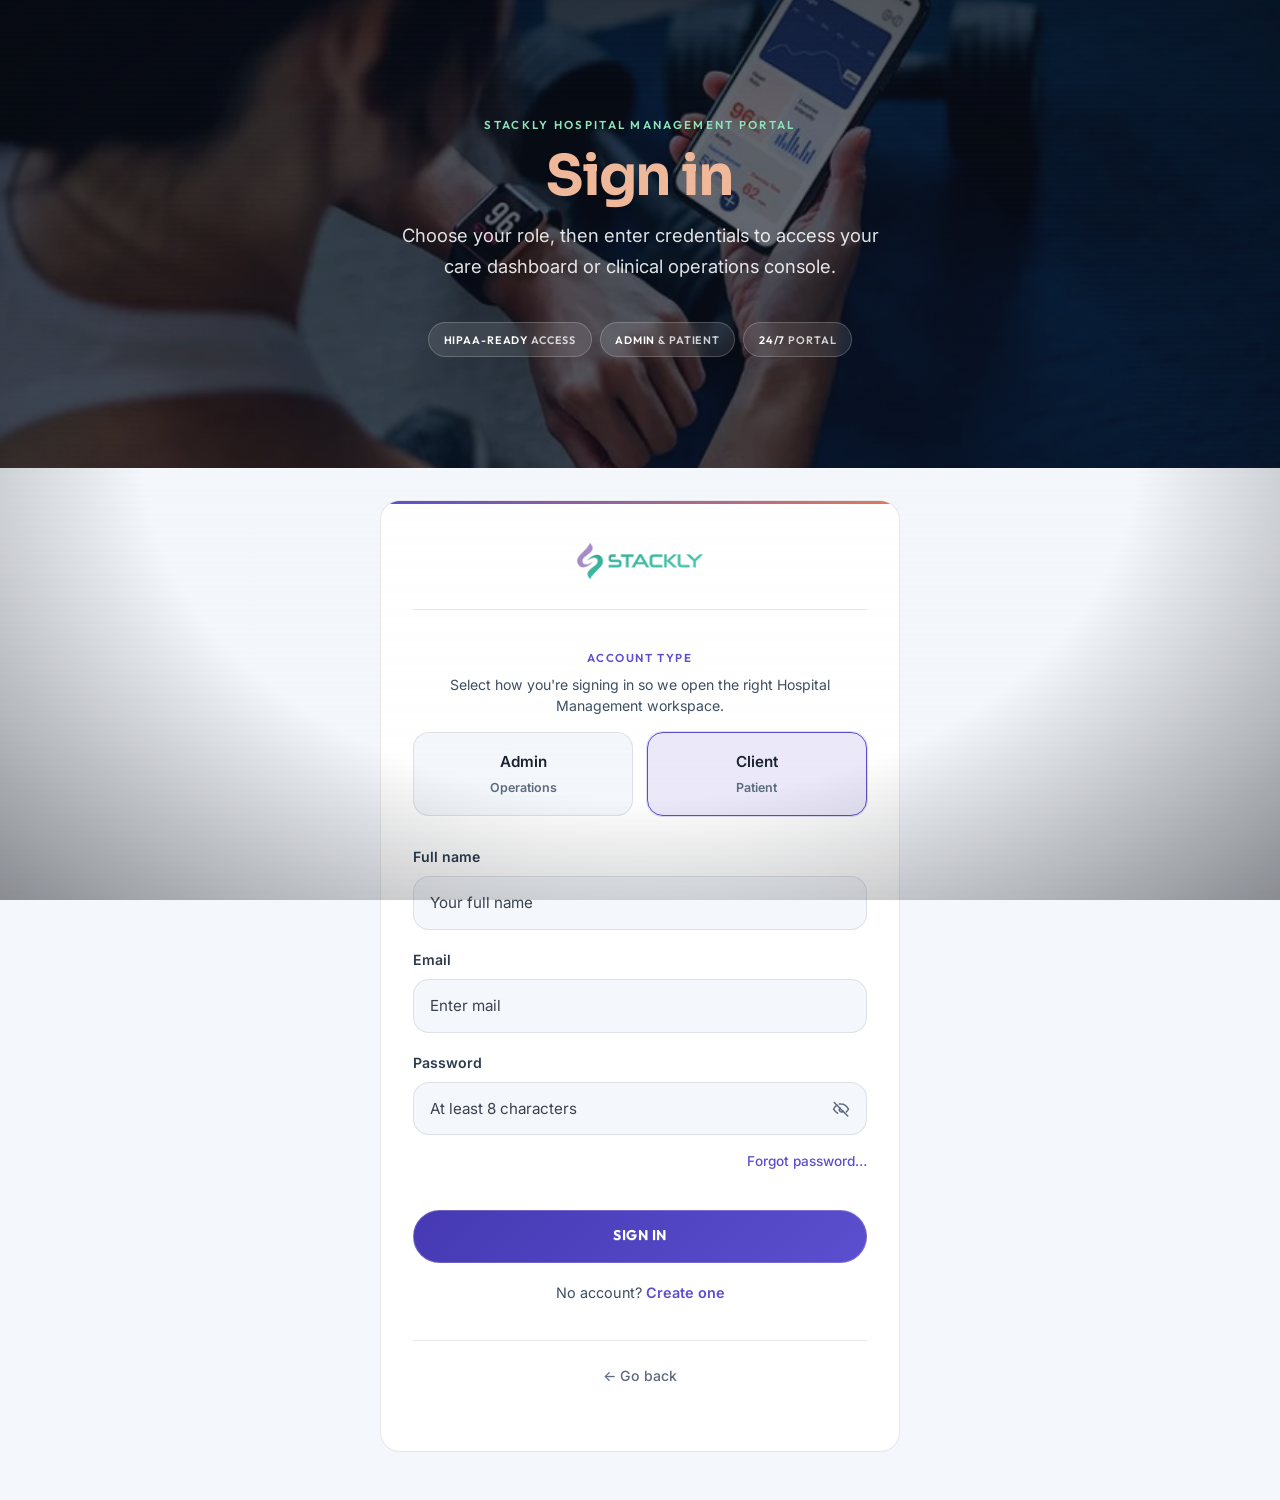
<file: login.html>
<!DOCTYPE html>
<html lang="en">
<head>
  <meta charset="UTF-8">
  <meta name="viewport" content="width=device-width, initial-scale=1.0">
  <meta name="robots" content="noindex, nofollow">
  <meta name="theme-color" content="#F4F7FB">
  <title>Login — Stackly Hospital Management</title>
  <link rel="preconnect" href="https://fonts.googleapis.com">
  <link rel="preconnect" href="https://fonts.gstatic.com" crossorigin>
  <link href="https://fonts.googleapis.com/css2?family=Inter:wght@400;500;600&family=JetBrains+Mono:wght@400;500&family=Outfit:wght@500;600&family=Sora:wght@500;600;700&display=swap" rel="stylesheet">
  <link rel="stylesheet" href="css/style.css">
  <link rel="stylesheet" href="css/responsive.css">
  <link rel="stylesheet" href="css/premium.css">
  <link rel="stylesheet" href="css/healthcare.css">
  <link rel="stylesheet" href="css/light-theme.css">
  <link rel="stylesheet" href="https://cdn.jsdelivr.net/npm/aos@2.3.1/dist/aos.css">
</head>
<body class="page-inner page-auth page-hero-overlay premium-theme theme-light">

  <main class="site-main">
    <section class="page-hero page-hero--image page-hero--center page-hero--hud page-hero--care" aria-labelledby="login-hero-title">
      <span class="hud-corner hud-corner--tl" aria-hidden="true"></span>
      <span class="hud-corner hud-corner--tr" aria-hidden="true"></span>
      <span class="hud-corner hud-corner--bl" aria-hidden="true"></span>
      <span class="hud-corner hud-corner--br" aria-hidden="true"></span>
      <div class="page-hero__bg" aria-hidden="true">
        <img src="images/care-tracking.webp" alt="" width="1920" height="900" decoding="async">
        <div class="page-hero__overlay"></div>
        <div class="page-hero__glow page-hero__glow--jade"></div>
        <div class="page-hero__glow page-hero__glow--lavender"></div>
      </div>
      <div class="container page-hero__inner">
        <p class="section__kicker" data-aos="fade-up">Stackly Hospital Management portal</p>
        <h1 id="login-hero-title" data-aos="fade-up" data-aos-delay="100"><span class="hero-text-accent">Sign in</span></h1>
        <p class="section__lead" data-aos="fade-up" data-aos-delay="150">Choose your role, then enter credentials to access your care dashboard or clinical operations console.</p>
        <div class="page-hero-stats page-hero-stats--center" data-aos="fade-up" data-aos-delay="200">
          <span><strong>HIPAA-ready</strong> access</span>
          <span><strong>Admin</strong> &amp; patient</span>
          <span><strong>24/7</strong> portal</span>
        </div>
      </div>
    </section>

    <section class="section section--dark auth-section">
      <div class="login-form__container">
        <form id="login-form" class="form form--wide auth-form card-surface login-form glass-card" action="#" method="post" novalidate autocomplete="off" data-aos="fade-up">
          <div class="register-form__logo">
            <a href="index.html">
              <img class="register-form__logo-img" src="images/stackly-healthcare.webp" alt="Stackly Hospital Management" width="200" height="44" decoding="async">
            </a>
          </div>

          <div class="register-form__role-wrap">
            <fieldset class="role-fieldset register-form__role-fieldset">
              <legend class="register-form__role-legend">Account type</legend>
              <p class="register-form__role-hint">Select how you're signing in so we open the right Hospital Management workspace.</p>
              <div class="register-form__role-grid" role="radiogroup" aria-label="Select account type">
                <label class="register-role-card">
                  <input class="register-role-card__input" type="radio" name="role" value="admin">
                  <span class="register-role-card__surface">
                    <span class="register-role-card__copy">
                      <span class="register-role-card__title">Admin</span>
                      <span class="register-role-card__desc">Operations</span>
                    </span>
                  </span>
                </label>
                <label class="register-role-card">
                  <input class="register-role-card__input" type="radio" name="role" value="client" checked>
                  <span class="register-role-card__surface">
                    <span class="register-role-card__copy">
                      <span class="register-role-card__title">Client</span>
                      <span class="register-role-card__desc">Patient</span>
                    </span>
                  </span>
                </label>
              </div>
              <span class="field-error">Please select a role.</span>
            </fieldset>
          </div>

          <div class="form-field">
            <label for="login-name">Full name</label>
            <input id="login-name" name="name" type="text" required placeholder="Your full name" autocomplete="name">
            <span class="field-error">Please enter your name.</span>
          </div>
          <div class="form-field">
            <label for="login-email">Email</label>
            <input id="login-email" name="email" type="email" required placeholder="Enter mail" autocomplete="email">
            <span class="field-error">Enter a valid email address.</span>
          </div>
          <div class="form-field">
            <label for="login-password">Password</label>
            <input id="login-password" name="password" type="password" required minlength="8" placeholder="At least 8 characters" autocomplete="current-password">
            <span class="field-error">Use at least 8 characters.</span>
          </div>
          <p class="auth-form__forgot-link"><a href="404.html">Forgot password…</a></p>

          <button type="submit" class="btn btn--primary btn--block">Sign in</button>
          <p id="login-success" class="form-success form-success--center is-hidden" role="status" aria-live="polite">Login successful. Redirecting to your dashboard in 3 seconds…</p>
          <p class="auth-form__footer-link">No account? <a href="register.html">Create one</a></p>
          <div class="auth-form__go-back">
            <a class="auth-form__go-back-btn" href="index.html" aria-label="Go back to home"><span>← Go back</span></a>
          </div>
        </form>
      </div>
    </section>
  </main>

  <script src="https://cdn.jsdelivr.net/npm/aos@2.3.1/dist/aos.js"></script>
  <script src="js/main.js"></script>
</body>
</html>
</file>
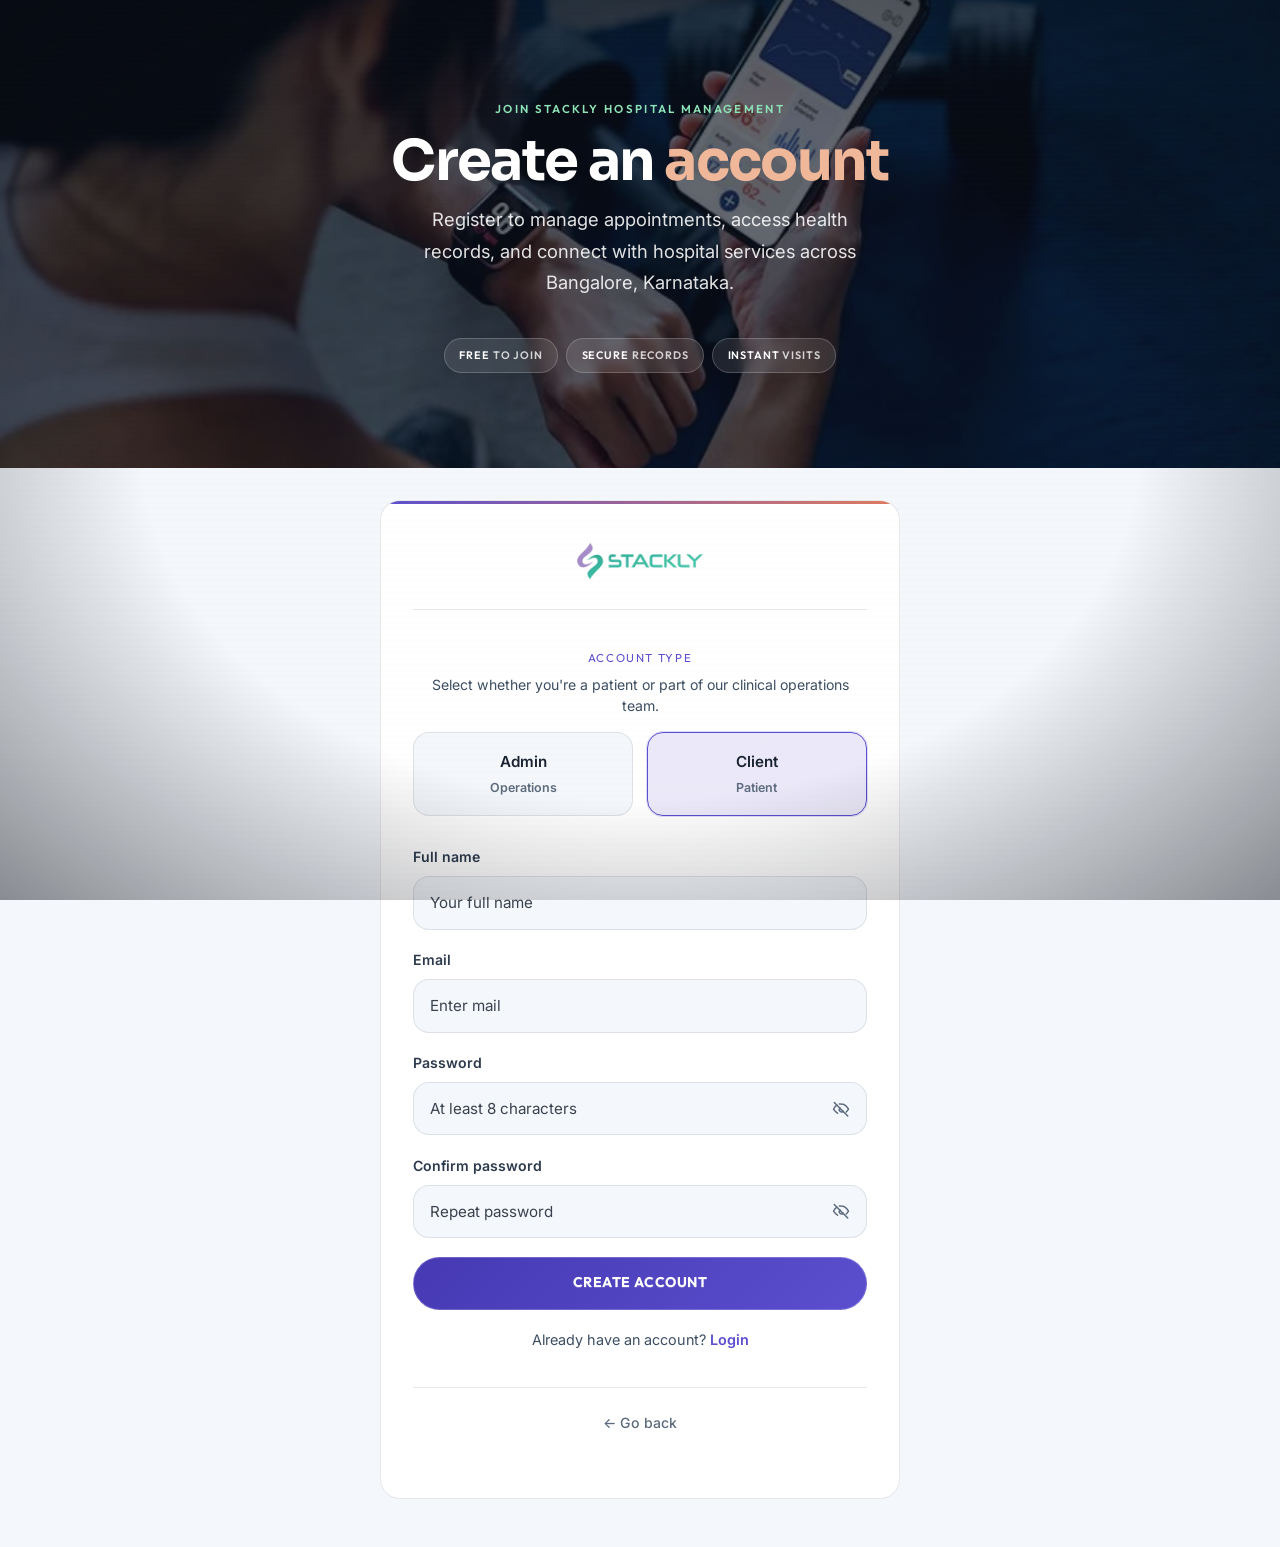
<file: register.html>
<!DOCTYPE html>
<html lang="en">
<head>
  <meta charset="UTF-8">
  <meta name="viewport" content="width=device-width, initial-scale=1.0">
  <meta name="robots" content="noindex, nofollow">
  <meta name="theme-color" content="#F4F7FB">
  <title>Register — Stackly Hospital Management</title>
  <link rel="preconnect" href="https://fonts.googleapis.com">
  <link rel="preconnect" href="https://fonts.gstatic.com" crossorigin>
  <link href="https://fonts.googleapis.com/css2?family=Inter:wght@400;500;600&family=JetBrains+Mono:wght@400;500&family=Outfit:wght@500;600&family=Sora:wght@500;600;700&display=swap" rel="stylesheet">
  <link rel="stylesheet" href="css/style.css">
  <link rel="stylesheet" href="css/responsive.css">
  <link rel="stylesheet" href="css/premium.css">
  <link rel="stylesheet" href="css/healthcare.css">
  <link rel="stylesheet" href="css/light-theme.css">
  <link rel="stylesheet" href="https://cdn.jsdelivr.net/npm/aos@2.3.1/dist/aos.css">
</head>
<body class="page-inner page-auth page-hero-overlay premium-theme theme-light">

  <main class="site-main">
    <section class="page-hero page-hero--image page-hero--center page-hero--hud page-hero--care" aria-labelledby="register-hero-title">
      <span class="hud-corner hud-corner--tl" aria-hidden="true"></span>
      <span class="hud-corner hud-corner--tr" aria-hidden="true"></span>
      <span class="hud-corner hud-corner--bl" aria-hidden="true"></span>
      <span class="hud-corner hud-corner--br" aria-hidden="true"></span>
      <div class="page-hero__bg" aria-hidden="true">
        <img src="images/care-tracking.webp" alt="" width="1920" height="900" decoding="async">
        <div class="page-hero__overlay"></div>
        <div class="page-hero__glow page-hero__glow--jade"></div>
        <div class="page-hero__glow page-hero__glow--lavender"></div>
      </div>
      <div class="container page-hero__inner">
        <p class="section__kicker" data-aos="fade-up">Join Stackly Hospital Management</p>
        <h1 id="register-hero-title" data-aos="fade-up" data-aos-delay="100">Create an <span class="hero-text-accent">account</span></h1>
        <p class="section__lead" data-aos="fade-up" data-aos-delay="150">Register to manage appointments, access health records, and connect with hospital services across Bangalore, Karnataka.</p>
        <div class="page-hero-stats page-hero-stats--center" data-aos="fade-up" data-aos-delay="200">
          <span><strong>Free</strong> to join</span>
          <span><strong>Secure</strong> records</span>
          <span><strong>Instant</strong> visits</span>
        </div>
      </div>
    </section>

    <section class="section section--dark auth-section">
      <div class="login-form__container">
        <form id="register-form" class="form form--wide auth-form card-surface glass-card register-form" data-validate action="#" method="post" novalidate autocomplete="off" data-aos="fade-up">
          <div class="register-form__logo">
            <a href="index.html">
              <img class="register-form__logo-img" src="images/stackly-healthcare.webp" alt="Stackly Hospital Management" width="200" height="44" decoding="async">
            </a>
          </div>

          <div class="register-form__role-wrap">
            <fieldset class="register-form__role-fieldset">
              <legend class="register-form__role-legend">Account type</legend>
              <p class="register-form__role-hint">Select whether you're a patient or part of our clinical operations team.</p>
              <div class="register-form__role-grid" role="radiogroup" aria-label="Select account type">
                <label class="register-role-card">
                  <input class="register-role-card__input" type="radio" name="role" value="admin">
                  <span class="register-role-card__surface">
                    <span class="register-role-card__copy">
                      <span class="register-role-card__title">Admin</span>
                      <span class="register-role-card__desc">Operations</span>
                    </span>
                  </span>
                </label>
                <label class="register-role-card">
                  <input class="register-role-card__input" type="radio" name="role" value="client" checked>
                  <span class="register-role-card__surface">
                    <span class="register-role-card__copy">
                      <span class="register-role-card__title">Client</span>
                      <span class="register-role-card__desc">Patient</span>
                    </span>
                  </span>
                </label>
              </div>
            </fieldset>
          </div>

          <div class="form-field">
            <label for="reg-name">Full name</label>
            <input id="reg-name" name="name" type="text" required placeholder="Your full name" autocomplete="name">
            <span class="field-error">Please enter your name.</span>
          </div>
          <div class="form-field">
            <label for="reg-email">Email</label>
            <input id="reg-email" name="email" type="email" required placeholder="Enter mail" autocomplete="email">
            <span class="field-error">Enter a valid email address.</span>
          </div>
          <div class="form-field">
            <label for="reg-password">Password</label>
            <input id="reg-password" name="password" type="password" required minlength="8" placeholder="At least 8 characters" autocomplete="new-password">
            <span class="field-error">Use at least 8 characters.</span>
          </div>
          <div class="form-field">
            <label for="reg-confirm">Confirm password</label>
            <input id="reg-confirm" name="confirm" type="password" required data-match="#reg-password" placeholder="Repeat password" autocomplete="new-password">
            <span class="field-error">Passwords do not match.</span>
          </div>

          <button type="submit" class="btn btn--primary btn--block">Create account</button>
          <p id="register-success" class="form-success form-success--center is-hidden" role="status" aria-live="polite">Account created. Redirecting to login in 3 seconds…</p>
          <p class="auth-form__footer-link">Already have an account? <a href="login.html">Login</a></p>
          <div class="auth-form__go-back">
            <a class="auth-form__go-back-btn" href="index.html" aria-label="Go back to home">← Go back</a>
          </div>
        </form>
      </div>
    </section>
  </main>

  <script src="https://cdn.jsdelivr.net/npm/aos@2.3.1/dist/aos.js"></script>
  <script src="js/main.js"></script>
</body>
</html>
</file>
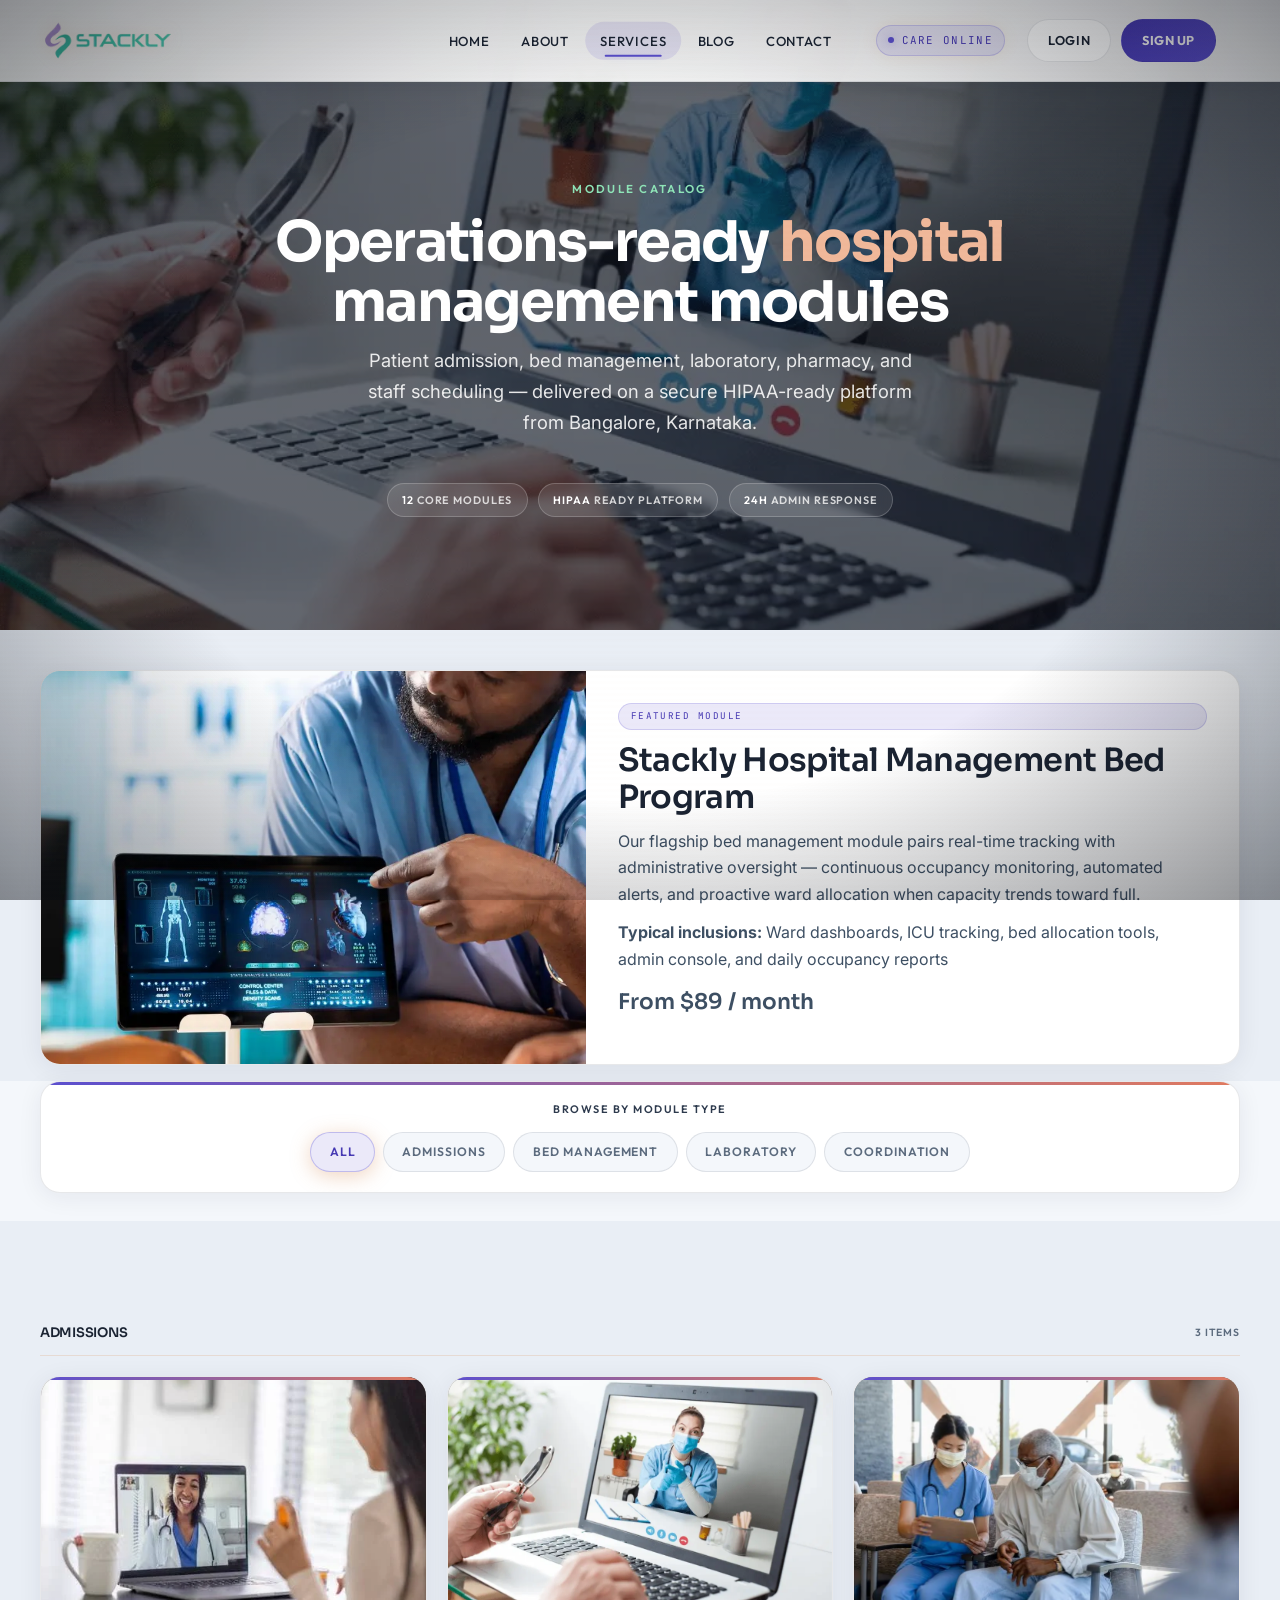
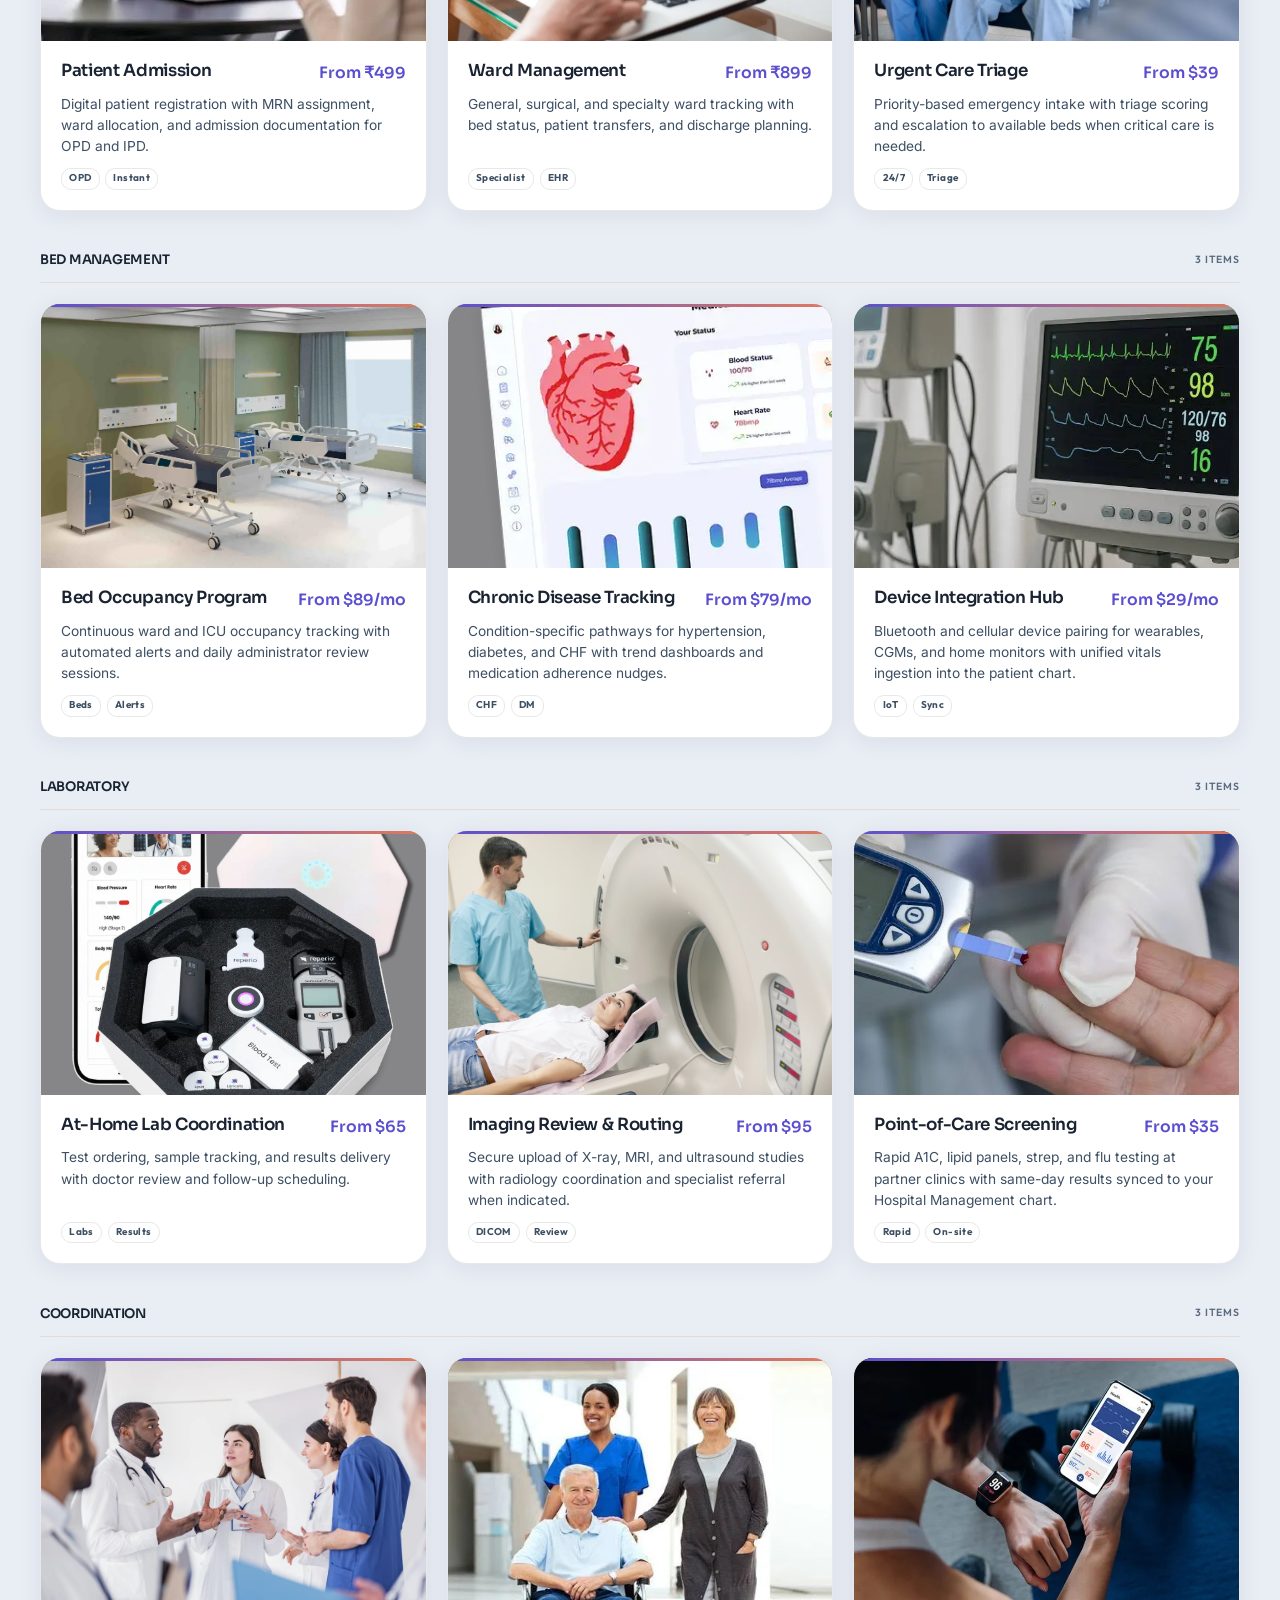
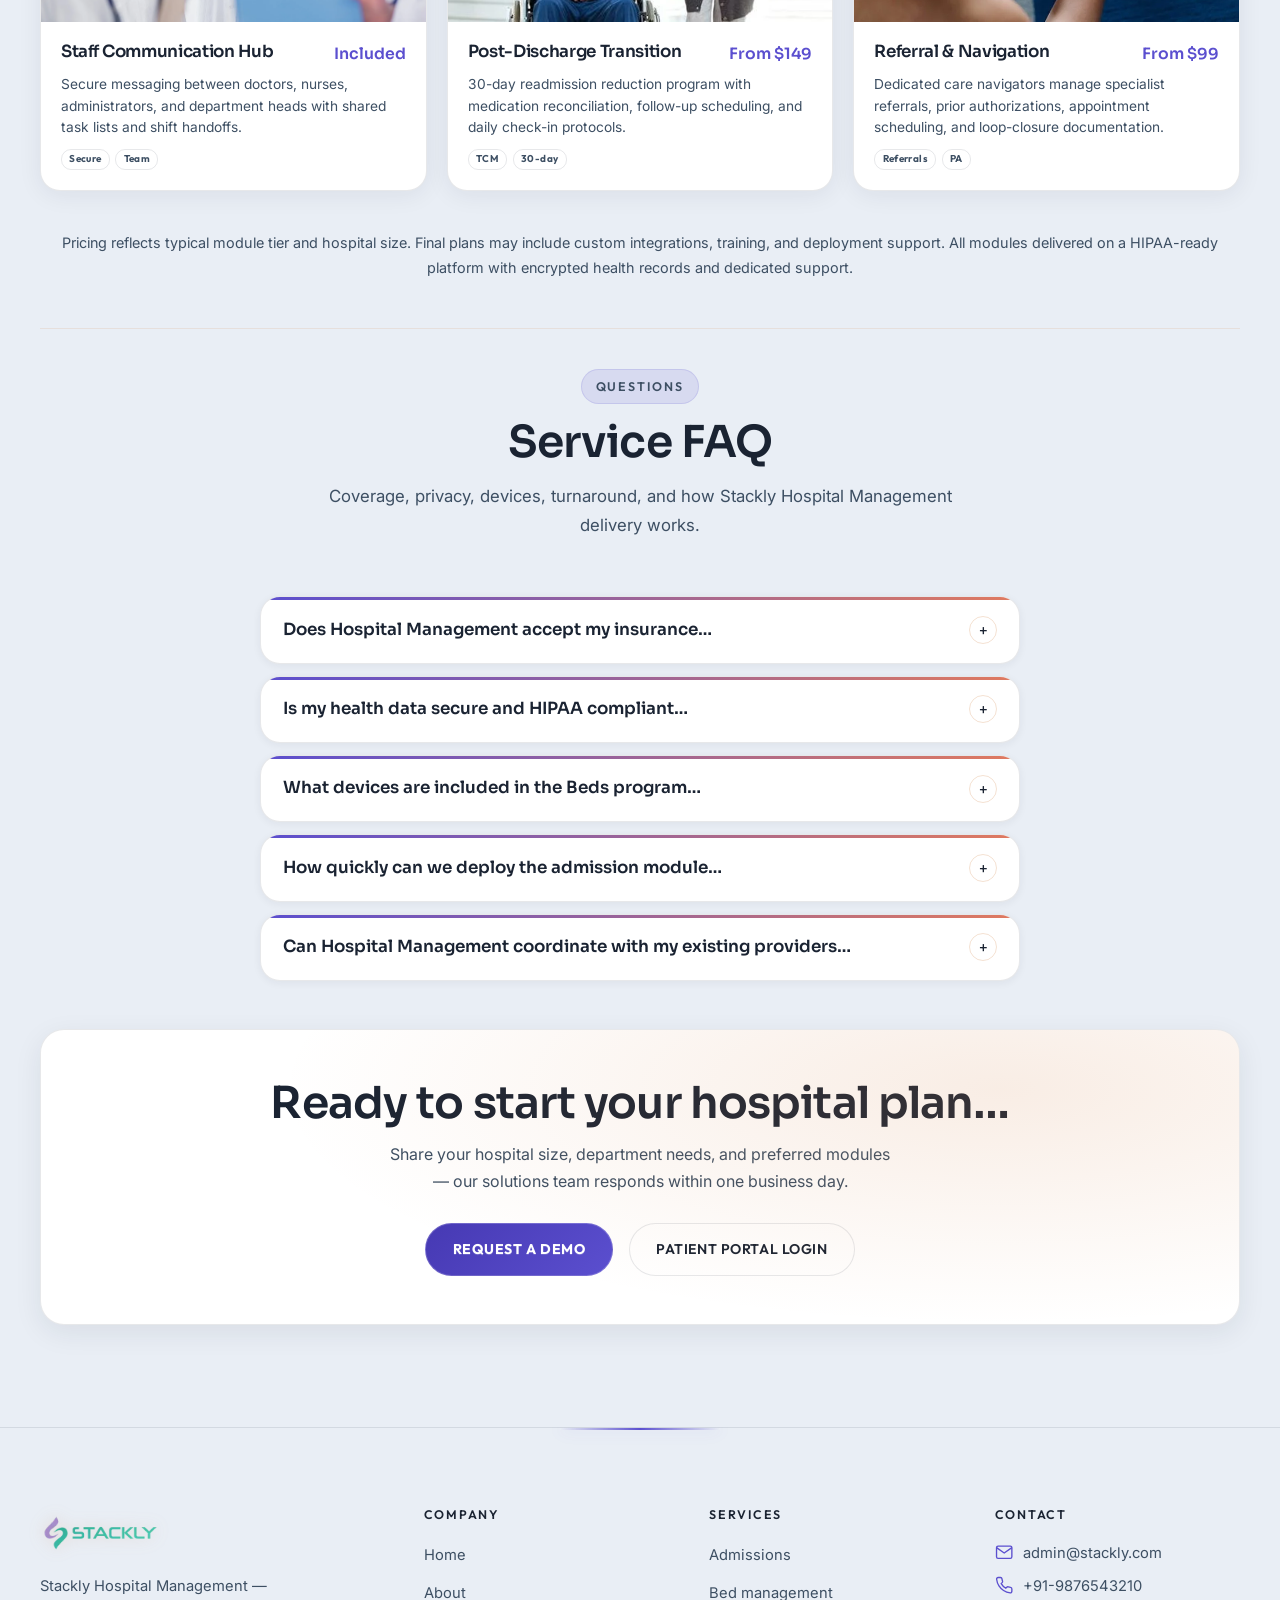
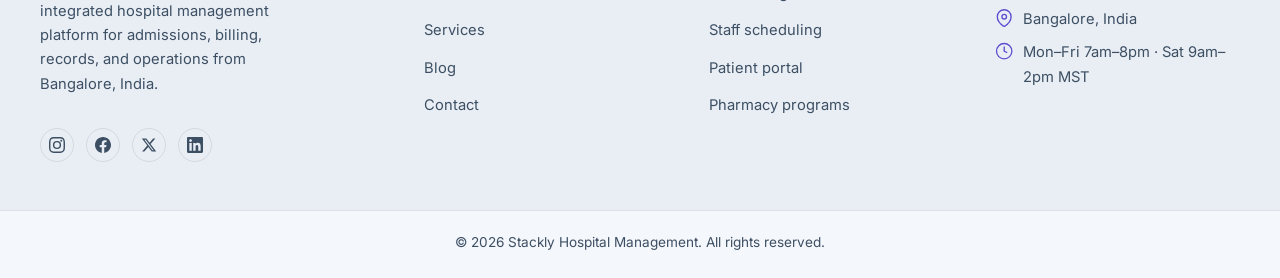
<file: services.html>
<!DOCTYPE html>
<html lang="en">
<head>
  <meta charset="UTF-8">
  <meta name="viewport" content="width=device-width, initial-scale=1.0">
  <meta name="description" content="Stackly Hospital Management module catalog — patient admission, bed management, laboratory, pharmacy, and staff scheduling from Bangalore, India.">
  <meta name="theme-color" content="#F4F7FB">
  <title>Services — Stackly Hospital Management</title>
  <link rel="preconnect" href="https://fonts.googleapis.com">
  <link rel="preconnect" href="https://fonts.gstatic.com" crossorigin>
  <link href="https://fonts.googleapis.com/css2?family=Inter:wght@400;500;600&family=JetBrains+Mono:wght@400;500&family=Outfit:wght@500;600&family=Sora:wght@500;600;700&display=swap" rel="stylesheet">
  <link rel="stylesheet" href="css/style.css">
  <link rel="stylesheet" href="css/responsive.css">
  <link rel="stylesheet" href="css/premium.css">
  <link rel="stylesheet" href="css/healthcare.css">
  <link rel="stylesheet" href="css/light-theme.css">
  <link rel="stylesheet" href="https://cdn.jsdelivr.net/npm/aos@2.3.1/dist/aos.css">
</head>
<body class="page-inner page-services page-hero-overlay premium-theme theme-light">

  <div id="preloader" aria-hidden="true">
    <div class="preloader__stage">
      <div class="preloader__ring" aria-hidden="true"><span class="preloader__ring-arc"></span></div>
      <img class="preloader__logo" src="images/stackly-healthcare.webp" alt="Stackly Hospital Management" width="220" height="48" decoding="async">
      <div class="preloader__progress" role="progressbar" aria-label="Loading" aria-valuemin="0" aria-valuemax="100" aria-valuenow="0">
        <span class="preloader__progress-fill"></span>
      </div>
      <p class="preloader__tagline" data-boot-messages="Loading module catalog…|Syncing admission workflows…|Calibrating bed management…|Services ready — welcome">Loading module catalog</p>
    </div>
  </div>

  <header class="site-header site-header--pro" id="site-header" data-header>
    <div class="container site-header__inner">
      <a class="logo logo--pro" href="index.html" aria-label="Stackly Hospital Management home">
        <img class="logo__img" src="images/stackly-healthcare.webp" alt="Stackly Hospital Management" width="200" height="44" decoding="async">
      </a>
      <button type="button" class="nav-toggle" id="nav-toggle" aria-expanded="false" aria-controls="nav-wrap" aria-label="Open menu">
        <span class="nav-toggle__bar"></span>
        <span class="nav-toggle__bar"></span>
        <span class="nav-toggle__bar"></span>
      </button>
      <div class="site-header__nav-wrap" id="nav-wrap">
        <div class="site-header__nav-inner">
          <nav class="site-header__nav" aria-label="Main navigation">
            <ul class="nav-list">
              <li><a class="nav-link" href="index.html" data-nav-file="index.html">Home</a></li>
              <li><a class="nav-link" href="about.html" data-nav-file="about.html">About</a></li>
              <li><a class="nav-link" href="services.html" data-nav-file="services.html">Services</a></li>
              <li><a class="nav-link" href="blog.html" data-nav-file="blog.html">Blog</a></li>
              <li><a class="nav-link" href="contact.html" data-nav-file="contact.html">Contact</a></li>
            </ul>
          </nav>
          <div class="site-header__actions">
            <a class="btn btn--nav-login" href="login.html" data-nav-file="login.html">Login</a>
            <a class="btn btn--nav-register" href="register.html">Sign up</a>
          </div>
        </div>
      </div>
    </div>
  </header>

  <main class="site-main">

    <section class="page-hero page-hero--image page-hero--center page-hero--hud page-hero--care" aria-labelledby="page-title">
      <span class="hud-corner hud-corner--tl" aria-hidden="true"></span>
      <span class="hud-corner hud-corner--tr" aria-hidden="true"></span>
      <span class="hud-corner hud-corner--bl" aria-hidden="true"></span>
      <span class="hud-corner hud-corner--br" aria-hidden="true"></span>
      <div class="page-hero__bg" aria-hidden="true">
        <img src="images/video-telehealth.webp" alt="" width="1920" height="900" decoding="async" fetchpriority="high">
        <div class="page-hero__overlay"></div>
        <div class="page-hero__glow page-hero__glow--jade"></div>
        <div class="page-hero__glow page-hero__glow--lavender"></div>
      </div>
      <div class="container page-hero__inner">
        <p class="section__kicker" data-aos="fade-up">Module catalog</p>
        <h1 id="page-title" data-aos="fade-up" data-aos-delay="100">Operations-ready <span class="hero-text-accent">hospital</span><br>management modules</h1>
        <p class="section__lead" data-aos="fade-up" data-aos-delay="150">Patient admission, bed management, laboratory, pharmacy, and staff scheduling — delivered on a secure HIPAA-ready platform from Bangalore, Karnataka.</p>
        <div class="page-hero-stats page-hero-stats--center" data-aos="fade-up" data-aos-delay="200">
          <span><strong>12</strong> core modules</span>
          <span><strong>HIPAA</strong> ready platform</span>
          <span><strong>24h</strong> admin response</span>
        </div>
      </div>
    </section>

    <section class="menu-chef-pick section section--dark" aria-label="Featured service">
      <div class="container">
        <article class="chef-pick glass-card" data-menu-feature data-aos="fade-up">
          <div class="chef-pick__image">
            <img src="images/Remote-Patient-Monitoring.webp" alt="Bed management dashboard with occupancy stream" width="700" height="500" loading="lazy" decoding="async">
          </div>
          <div class="chef-pick__body">
            <span class="chef-pick__badge">Featured Module</span>
            <h2>Stackly Hospital Management Bed Program</h2>
            <p>Our flagship bed management module pairs real-time tracking with administrative oversight — continuous occupancy monitoring, automated alerts, and proactive ward allocation when capacity trends toward full.</p>
            <p><strong>Typical inclusions:</strong> Ward dashboards, ICU tracking, bed allocation tools, admin console, and daily occupancy reports</p>
            <p class="chef-pick__price">From $89 / month</p>
          </div>
        </article>
      </div>
    </section>

    <section class="menu-filter-section" aria-label="Service categories">
      <div class="container">
        <div class="menu-filter-bar">
          <div class="menu-filter-shell glass-card">
            <p class="menu-filter-shell__label">Browse by module type</p>
            <div class="menu-tabs" data-menu-filter role="tablist" aria-label="Filter services by category">
              <button type="button" class="menu-tab is-active" data-menu-tab="all" role="tab" aria-selected="true">All</button>
              <button type="button" class="menu-tab" data-menu-tab="telehealth" role="tab" aria-selected="false">Admissions</button>
              <button type="button" class="menu-tab" data-menu-tab="monitoring" role="tab" aria-selected="false">Bed Management</button>
              <button type="button" class="menu-tab" data-menu-tab="diagnostics" role="tab" aria-selected="false">Laboratory</button>
       
              <button type="button" class="menu-tab" data-menu-tab="coordination" role="tab" aria-selected="false">Coordination</button>
            </div>
          </div>
        </div>
      </div>
    </section>

    <section class="section section--dark page-services__content" id="services-content">
      <div class="container menu-board" data-menu-board>

        <div class="menu-section" data-menu-section="telehealth">
          <header class="menu-section__head">
            <h2>Admissions</h2>
            <span class="menu-section__count" data-menu-count="telehealth">3 items</span>
          </header>
          <div class="menu-cards">
            <article class="menu-card menu-item glass-card" data-category="telehealth">
              <div class="menu-card__media">
                <img src="images/virtual-primary-care.webp" alt="Hospital patient admission desk" width="640" height="420" loading="lazy" decoding="async">
              </div>
              <div class="menu-card__body">
                <div class="menu-card__top">
                  <h3 class="menu-card__name">Patient Admission</h3>
                  <span class="menu-card__price">From ₹499</span>
                </div>
                <p class="menu-card__desc">Digital patient registration with MRN assignment, ward allocation, and admission documentation for OPD and IPD.</p>
                <div class="menu-item__tags"><span class="menu-tag">OPD</span><span class="menu-tag">Instant</span></div>
              </div>
            </article>
            <article class="menu-card menu-item glass-card" data-category="telehealth">
              <div class="menu-card__media">
                <img src="images/video-telehealth.webp" alt="Hospital patient admission registration" width="640" height="420" loading="lazy" decoding="async">
              </div>
              <div class="menu-card__body">
                <div class="menu-card__top">
                  <h3 class="menu-card__name">Ward Management</h3>
                  <span class="menu-card__price">From ₹899</span>
                </div>
                <p class="menu-card__desc">General, surgical, and specialty ward tracking with bed status, patient transfers, and discharge planning.</p>
                <div class="menu-item__tags"><span class="menu-tag">Specialist</span><span class="menu-tag">EHR</span></div>
              </div>
            </article>
            <article class="menu-card menu-item glass-card" data-category="telehealth">
              <div class="menu-card__media">
                <img src="images/triage-nurse.webp" alt="On-demand urgent care triage" width="640" height="420" loading="lazy" decoding="async">
              </div>
              <div class="menu-card__body">
                <div class="menu-card__top">
                  <h3 class="menu-card__name">Urgent Care Triage</h3>
                  <span class="menu-card__price">From $39</span>
                </div>
                <p class="menu-card__desc">Priority-based emergency intake with triage scoring and escalation to available beds when critical care is needed.</p>
                <div class="menu-item__tags"><span class="menu-tag">24/7</span><span class="menu-tag">Triage</span></div>
              </div>
            </article>
          </div>
        </div>

        <div class="menu-section" data-menu-section="monitoring">
          <header class="menu-section__head">
            <h2>Bed Management</h2>
            <span class="menu-section__count" data-menu-count="monitoring">3 items</span>
          </header>
          <div class="menu-cards">
            <article class="menu-card menu-item glass-card" data-category="monitoring">
              <div class="menu-card__media">
                <img src="images/Bed-management.webp" alt="Remote patient monitoring vitals dashboard" width="640" height="420" loading="lazy" decoding="async">
              </div>
              <div class="menu-card__body">
                <div class="menu-card__top">
                  <h3 class="menu-card__name">Bed Occupancy Program</h3>
                  <span class="menu-card__price">From $89/mo</span>
                </div>
                <p class="menu-card__desc">Continuous ward and ICU occupancy tracking with automated alerts and daily administrator review sessions.</p>
                <div class="menu-item__tags"><span class="menu-tag">Beds</span><span class="menu-tag">Alerts</span></div>
              </div>
            </article>
            <article class="menu-card menu-item glass-card" data-category="monitoring">
              <div class="menu-card__media">
                <img src="images/chronic-disease-dashboard.webp" alt="Chronic disease monitoring dashboard" width="640" height="420" loading="lazy" decoding="async">
              </div>
              <div class="menu-card__body">
                <div class="menu-card__top">
                  <h3 class="menu-card__name">Chronic Disease Tracking</h3>
                  <span class="menu-card__price">From $79/mo</span>
                </div>
                <p class="menu-card__desc">Condition-specific pathways for hypertension, diabetes, and CHF with trend dashboards and medication adherence nudges.</p>
                <div class="menu-item__tags"><span class="menu-tag">CHF</span><span class="menu-tag">DM</span></div>
              </div>
            </article>
            <article class="menu-card menu-item glass-card" data-category="monitoring">
              <div class="menu-card__media">
                <img src="images/medical-device-integrate.webp" alt="Connected medical device integration" width="640" height="420" loading="lazy" decoding="async">
              </div>
              <div class="menu-card__body">
                <div class="menu-card__top">
                  <h3 class="menu-card__name">Device Integration Hub</h3>
                  <span class="menu-card__price">From $29/mo</span>
                </div>
                <p class="menu-card__desc">Bluetooth and cellular device pairing for wearables, CGMs, and home monitors with unified vitals ingestion into the patient chart.</p>
                <div class="menu-item__tags"><span class="menu-tag">IoT</span><span class="menu-tag">Sync</span></div>
              </div>
            </article>
          </div>
        </div>

        <div class="menu-section" data-menu-section="diagnostics">
          <header class="menu-section__head">
            <h2>Laboratory</h2>
            <span class="menu-section__count" data-menu-count="diagnostics">3 items</span>
          </header>
          <div class="menu-cards">
            <article class="menu-card menu-item glass-card" data-category="diagnostics">
              <div class="menu-card__media">
                <img src="images/home-care-coordination.webp" alt="At-home lab test coordination" width="640" height="420" loading="lazy" decoding="async">
              </div>
              <div class="menu-card__body">
                <div class="menu-card__top">
                  <h3 class="menu-card__name">At-Home Lab Coordination</h3>
                  <span class="menu-card__price">From $65</span>
                </div>
                <p class="menu-card__desc">Test ordering, sample tracking, and results delivery with doctor review and follow-up scheduling.</p>
                <div class="menu-item__tags"><span class="menu-tag">Labs</span><span class="menu-tag">Results</span></div>
              </div>
            </article>
            <article class="menu-card menu-item glass-card" data-category="diagnostics">
              <div class="menu-card__media">
                <img src="images/diagnostic hub.webp" alt="Digital diagnostic imaging review" width="640" height="420" loading="lazy" decoding="async">
              </div>
              <div class="menu-card__body">
                <div class="menu-card__top">
                  <h3 class="menu-card__name">Imaging Review &amp; Routing</h3>
                  <span class="menu-card__price">From $95</span>
                </div>
                <p class="menu-card__desc">Secure upload of X-ray, MRI, and ultrasound studies with radiology coordination and specialist referral when indicated.</p>
                <div class="menu-item__tags"><span class="menu-tag">DICOM</span><span class="menu-tag">Review</span></div>
              </div>
            </article>
            <article class="menu-card menu-item glass-card" data-category="diagnostics">
              <div class="menu-card__media">
                <img src="images/point-care-testing.webp" alt="Point-of-care screening and rapid diagnostics" width="640" height="420" loading="lazy" decoding="async">
              </div>
              <div class="menu-card__body">
                <div class="menu-card__top">
                  <h3 class="menu-card__name">Point-of-Care Screening</h3>
                  <span class="menu-card__price">From $35</span>
                </div>
                <p class="menu-card__desc">Rapid A1C, lipid panels, strep, and flu testing at partner clinics with same-day results synced to your Hospital Management chart.</p>
                <div class="menu-item__tags"><span class="menu-tag">Rapid</span><span class="menu-tag">On-site</span></div>
              </div>
            </article>
          </div>
        </div>

        

        <div class="menu-section" data-menu-section="coordination">
          <header class="menu-section__head">
            <h2>Coordination</h2>
            <span class="menu-section__count" data-menu-count="coordination">3 items</span>
          </header>
          <div class="menu-cards">
            <article class="menu-card menu-item glass-card" data-category="coordination">
              <div class="menu-card__media">
                <img src="images/care-coordination.webp" alt="Care team messaging and coordination hub" width="640" height="420" loading="lazy" decoding="async">
              </div>
              <div class="menu-card__body">
                <div class="menu-card__top">
                  <h3 class="menu-card__name">Staff Communication Hub</h3>
                  <span class="menu-card__price">Included</span>
                </div>
                <p class="menu-card__desc">Secure messaging between doctors, nurses, administrators, and department heads with shared task lists and shift handoffs.</p>
                <div class="menu-item__tags"><span class="menu-tag">Secure</span><span class="menu-tag">Team</span></div>
              </div>
            </article>
            <article class="menu-card menu-item glass-card" data-category="coordination">
              <div class="menu-card__media">
                <img src="images/post-discharge.webp" alt="Post-discharge transition care program" width="640" height="420" loading="lazy" decoding="async">
              </div>
              <div class="menu-card__body">
                <div class="menu-card__top">
                  <h3 class="menu-card__name">Post-Discharge Transition</h3>
                  <span class="menu-card__price">From $149</span>
                </div>
                <p class="menu-card__desc">30-day readmission reduction program with medication reconciliation, follow-up scheduling, and daily check-in protocols.</p>
                <div class="menu-item__tags"><span class="menu-tag">TCM</span><span class="menu-tag">30-day</span></div>
              </div>
            </article>
            <article class="menu-card menu-item glass-card" data-category="coordination">
              <div class="menu-card__media">
                <img src="images/care-tracking.webp" alt="Specialist referral tracking and care navigation" width="640" height="420" loading="lazy" decoding="async">
              </div>
              <div class="menu-card__body">
                <div class="menu-card__top">
                  <h3 class="menu-card__name">Referral &amp; Navigation</h3>
                  <span class="menu-card__price">From $99</span>
                </div>
                <p class="menu-card__desc">Dedicated care navigators manage specialist referrals, prior authorizations, appointment scheduling, and loop-closure documentation.</p>
                <div class="menu-item__tags"><span class="menu-tag">Referrals</span><span class="menu-tag">PA</span></div>
              </div>
            </article>
          </div>
        </div>

        <p class="menu-empty" data-menu-empty hidden>No modules in this category — try another module type or contact our team for a custom hospital plan.</p>

        <p class="menu-note" data-aos="fade-up">Pricing reflects typical module tier and hospital size. Final plans may include custom integrations, training, and deployment support. All modules delivered on a HIPAA-ready platform with encrypted health records and dedicated support.</p>

        <section class="menu-faq section--inset" id="services-faq" aria-labelledby="services-faq-title">
          <header class="section__head section__head--center" data-aos="fade-up">
            <p class="section__kicker">Questions</p>
            <h2 class="section__title" id="services-faq-title">Service FAQ</h2>
            <p class="section__lead">Coverage, privacy, devices, turnaround, and how Stackly Hospital Management delivery works.</p>
          </header>
          <div class="faq-list" data-faq data-aos="fade-up">
            <div class="faq-item glass-card">
              <button type="button" class="faq-item__trigger" data-faq-trigger aria-expanded="false">Does Hospital Management accept my insurance…</button>
              <div class="faq-item__panel" data-faq-panel>
                <div class="faq-item__panel-inner">
                  <p>We accept most of the plans including Medicare, Medicaid, and commercial PPO/HMO networks. Our enrollment team verifies benefits before your first visit and provides a cost estimate for any patient responsibility.</p>
                </div>
              </div>
            </div>
            <div class="faq-item glass-card">
              <button type="button" class="faq-item__trigger" data-faq-trigger aria-expanded="false">Is my health data secure and HIPAA compliant…</button>
              <div class="faq-item__panel" data-faq-panel>
                <div class="faq-item__panel-inner">
                  <p>Yes. Stackly Hospital Management operates on a HIPAA-ready infrastructure with end-to-end encryption, audit logging, and role-based access controls. We sign BAAs with covered entities and never sell patient data to third parties.</p>
                </div>
              </div>
            </div>
            <div class="faq-item glass-card">
              <button type="button" class="faq-item__trigger" data-faq-trigger aria-expanded="false">What devices are included in the Beds program…</button>
              <div class="faq-item__panel" data-faq-panel>
                <div class="faq-item__panel-inner">
                  <p>Standard kits include a Bluetooth blood pressure cuff, pulse oximeter, and weight scale. Diabetes pathways add a connected glucometer. Devices ship pre-configured to your patient portal — setup takes under 10 minutes with guided onboarding.</p>
                </div>
              </div>
            </div>
            <div class="faq-item glass-card">
              <button type="button" class="faq-item__trigger" data-faq-trigger aria-expanded="false">How quickly can we deploy the admission module…</button>
              <div class="faq-item__panel" data-faq-panel>
                <div class="faq-item__panel-inner">
                  <p>Instant appointments are available for primary care and urgent triage, typically within 2–4 hours during clinic hours. Specialty consultations are usually scheduled within 3–5 business days depending on provider availability.</p>
                </div>
              </div>
            </div>
            <div class="faq-item glass-card">
              <button type="button" class="faq-item__trigger" data-faq-trigger aria-expanded="false">Can Hospital Management coordinate with my existing providers…</button>
              <div class="faq-item__panel" data-faq-panel>
                <div class="faq-item__panel-inner">
                  <p>Absolutely. Our care coordination team can share visit summaries, lab results, and Beds reports with your PCP and specialists via secure direct messaging or fax. You control which records are shared and with whom.</p>
                </div>
              </div>
            </div>
          </div>
        </section>

        <div class="cta-band cta-band--spaced" data-aos="fade-up">
          <h2>Ready to start your hospital plan…</h2>
          <p>Share your hospital size, department needs, and preferred modules — our solutions team responds within one business day.</p>
          <div class="cta-band__actions">
            <a class="btn btn--primary" href="404.html">Request a demo</a>
            <a class="btn btn--outline-light" href="404.html">Patient portal login</a>
          </div>
        </div>
      </div>
    </section>
  </main>

  <footer class="footer-premium footer-premium--pro" id="site-footer">
    <div class="container footer-premium__grid">
      <div class="footer-brand">
        <a class="logo logo--pro" href="index.html" aria-label="Stackly Hospital Management home">
          <img class="logo__img" src="images/stackly-healthcare.webp" alt="Stackly Hospital Management" width="200" height="44" decoding="async">
        </a>
        <p>Stackly Hospital Management — integrated hospital management platform for admissions, billing, records, and operations from Bangalore, India.</p>
        <div class="footer-social">
          <a href="404.html" aria-label="Instagram"><svg viewBox="0 0 24 24" aria-hidden="true"><path d="M12 2.163c3.204 0 3.584.012 4.85.07 3.252.148 4.771 1.691 4.919 4.919.058 1.265.069 1.645.069 4.849 0 3.205-.012 3.584-.069 4.849-.149 3.225-1.664 4.771-4.919 4.919-1.266.058-1.644.07-4.85.07-3.204 0-3.584-.012-4.849-.07-3.26-.149-4.771-1.699-4.919-4.92-.058-1.265-.07-1.644-.07-4.849 0-3.204.013-3.583.07-4.849.149-3.227 1.664-4.771 4.919-4.919 1.266-.057 1.645-.069 4.849-.069zM12 0C8.741 0 8.333.014 7.053.072 2.695.272.273 2.69.073 7.052.014 8.333 0 8.741 0 12c0 3.259.014 3.668.072 4.948.2 4.358 2.618 6.78 6.98 6.98 1.281.058 1.689.072 4.948.072 3.259 0 3.668-.014 4.948-.072 4.354-.2 6.782-2.618 6.979-6.98.059-1.28.073-1.689.073-4.948 0-3.259-.014-3.667-.072-4.947-.196-4.354-2.617-6.78-6.979-6.98C15.668.014 15.259 0 12 0zm0 5.838a6.162 6.162 0 100 12.324 6.162 6.162 0 000-12.324zM12 16a4 4 0 110-8 4 4 0 010 8zm6.406-11.845a1.44 1.44 0 110 2.881 1.44 1.44 0 010-2.881z"/></svg></a>
          <a href="404.html" aria-label="Facebook"><svg viewBox="0 0 24 24" aria-hidden="true"><path d="M24 12.073c0-6.627-5.373-12-12-12s-12 5.373-12 12c0 5.99 4.388 10.954 10.125 11.854v-8.385H7.078v-3.47h3.047V9.43c0-3.007 1.792-4.669 4.533-4.669 1.312 0 2.686.235 2.686.235v2.953H15.83c-1.491 0-1.956.925-1.956 1.874v2.25h3.328l-.532 3.47h-2.796v8.385C19.612 23.027 24 18.062 24 12.073z"/></svg></a>
          <a href="404.html" aria-label="Twitter"><svg viewBox="0 0 24 24" aria-hidden="true"><path d="M18.244 2.25h3.308l-7.227 8.26 8.502 11.24H16.17l-5.214-6.817L4.99 21.75H1.68l7.73-8.835L1.254 2.25H8.08l4.713 6.231zm-1.161 17.52h1.833L7.084 4.126H5.117z"/></svg></a>
          <a href="404.html" aria-label="LinkedIn"><svg viewBox="0 0 24 24" aria-hidden="true"><path d="M20.447 20.452h-3.554v-5.569c0-1.328-.027-3.037-1.852-3.037-1.853 0-2.136 1.445-2.136 2.939v5.667H9.351V9h3.414v1.561h.046c.477-.9 1.637-1.85 3.37-1.85 3.601 0 4.267 2.37 4.267 5.455v6.286zM5.337 7.433c-1.144 0-2.063-.926-2.063-2.065 0-1.138.92-2.063 2.063-2.063 1.14 0 2.064.925 2.064 2.063 0 1.139-.925 2.065-2.064 2.065zm1.782 13.019H3.555V9h3.564v11.452zM22.225 0H1.771C.792 0 0 .774 0 1.729v20.542C0 23.227.792 24 1.771 24h20.451C23.2 24 24 23.227 24 22.271V1.729C24 .774 23.2 0 22.222 0h.003z"/></svg></a>
        </div>
      </div>
      <div>
        <h4>Company</h4>
        <ul>
          <li><a href="index.html">Home</a></li>
          <li><a href="about.html">About</a></li>
          <li><a href="services.html">Services</a></li>
          <li><a href="blog.html">Blog</a></li>
          <li><a href="contact.html">Contact</a></li>
        </ul>
      </div>
      <div>
        <h4>Services</h4>
        <ul>
          <li><a href="404.html">Admissions</a></li>
          <li><a href="404.html">Bed management</a></li>
          <li><a href="404.html">Staff scheduling</a></li>
          <li><a href="404.html">Patient portal</a></li>
          <li><a href="404.html">Pharmacy programs</a></li>
        </ul>
      </div>
      <div class="footer-contact">
        <h4>Contact</h4>
        <address class="footer-contact__addr">
          <p class="footer-contact__row">
            <span class="footer-contact__icon" aria-hidden="true"><svg viewBox="0 0 24 24" fill="none" stroke="currentColor" stroke-width="1.75"><path d="M4 4h16c1.1 0 2 .9 2 2v12c0 1.1-.9 2-2 2H4c-1.1 0-2-.9-2-2V6c0-1.1.9-2 2-2z"/><polyline points="22,6 12,13 2,6"/></svg></span>
            <a href="404.html">admin@stackly.com</a>
          </p>
          <p class="footer-contact__row">
            <span class="footer-contact__icon" aria-hidden="true"><svg viewBox="0 0 24 24" fill="none" stroke="currentColor" stroke-width="1.75"><path d="M22 16.92v3a2 2 0 0 1-2.18 2 19.79 19.79 0 0 1-8.63-3.07 19.5 19.5 0 0 1-6-6 19.79 19.79 0 0 1-3.07-8.67A2 2 0 0 1 4.11 2h3a2 2 0 0 1 2 1.72c.127.96.361 1.903.7 2.81a2 2 0 0 1-.45 2.11L8.09 9.91a16 16 0 0 0 6 6l1.27-1.27a2 2 0 0 1 2.11-.45c.907.339 1.85.573 2.81.7A2 2 0 0 1 22 16.92z"/></svg></span>
            <a href="404.html">+91-9876543210</a>
          </p>
          <p class="footer-contact__row">
            <span class="footer-contact__icon" aria-hidden="true"><svg viewBox="0 0 24 24" fill="none" stroke="currentColor" stroke-width="1.75"><path d="M21 10c0 7-9 13-9 13s-9-6-9-13a9 9 0 0 1 18 0z"/><circle cx="12" cy="10" r="3"/></svg></span>
            <span>Bangalore, India</span>
          </p>
          <p class="footer-contact__row">
            <span class="footer-contact__icon" aria-hidden="true"><svg viewBox="0 0 24 24" fill="none" stroke="currentColor" stroke-width="1.75"><circle cx="12" cy="12" r="10"/><polyline points="12 6 12 12 16 14"/></svg></span>
            <span>Mon–Fri 7am–8pm · Sat 9am–2pm MST</span>
          </p>
        </address>
      </div>
    </div>
    <div class="footer-bar">
      <div class="container footer-bar__inner">
        <p>&copy; <span data-year>2026</span> Stackly Hospital Management. All rights reserved.</p>
      </div>
    </div>
  </footer>

  <script src="https://cdn.jsdelivr.net/npm/aos@2.3.1/dist/aos.js"></script>
  <script src="js/main.js"></script>
</body>
</html>
</file>
<file: css/style.css>
#preloader {
  position: fixed;
  inset: 0;
  z-index: 9999;
  display: grid;
  place-items: center;
  overflow: hidden;
  background: #F4F7FB;
  transition: visibility 0.9s ease 0.55s;
}

#preloader.preloader--hide {
  visibility: hidden;
  pointer-events: none;
}

#preloader.preloader--hide .preloader__stage {
  opacity: 0;
  transform: scale(0.96);
  transition: opacity 0.45s ease, transform 0.55s cubic-bezier(0.4, 0, 0.2, 1);
}

#preloader.preloader--hide .preloader__curtain--left {
  transform: translateX(-100%);
}

#preloader.preloader--hide .preloader__curtain--right {
  transform: translateX(100%);
}

#preloader.preloader--hide .preloader__scanline {
  opacity: 0;
}

.preloader__curtain {
  position: absolute;
  top: 0;
  bottom: 0;
  width: 50.5%;
  background: linear-gradient(180deg, #0F0E13 0%, #18171F 50%, #0F0E13 100%);
  z-index: 3;
  transition: transform 0.85s cubic-bezier(0.77, 0, 0.18, 1);
}

.preloader__curtain--left {
  left: 0;
  border-right: 1px solid rgba(212, 134, 78, 0.22);
}

.preloader__curtain--right {
  right: 0;
  border-left: 1px solid rgba(212, 134, 78, 0.22);
}

.preloader__scanline {
  position: absolute;
  inset: 0;
  z-index: 2;
  background: repeating-linear-gradient(
    180deg,
    transparent 0,
    transparent 2px,
    rgba(212, 134, 78, 0.03) 2px,
    rgba(212, 134, 78, 0.03) 4px
  );
  pointer-events: none;
  animation: preloader-scan 8s linear infinite;
}

.preloader__stage {
  position: relative;
  z-index: 4;
  display: flex;
  flex-direction: column;
  align-items: center;
  gap: 1.65rem;
  padding: 0 1.5rem;
  text-align: center;
  transition: opacity 0.5s ease, transform 0.55s cubic-bezier(0.4, 0, 0.2, 1);
}

.preloader__ring {
  position: relative;
  width: 148px;
  height: 148px;
  display: grid;
  place-items: center;
}

.preloader__ring-track,
.preloader__ring-arc {
  position: absolute;
  inset: 0;
  border-radius: 50%;
}

.preloader__ring-track {
  border: 1px solid rgba(212, 134, 78, 0.18);
  box-shadow: inset 0 0 30px rgba(212, 134, 78, 0.06);
}

.preloader__ring-arc {
  border: 2px solid transparent;
  border-top-color: #D4864E;
  border-right-color: #B86A38;
  animation: preloader-ring-spin 1.35s cubic-bezier(0.5, 0.1, 0.3, 1) infinite;
  filter: drop-shadow(0 0 14px rgba(212, 134, 78, 0.45));
}

.preloader__logo {
  position: relative;
  z-index: 1;
  display: block;
  max-width: min(220px, 72vw);
  width: auto;
  height: auto;
  margin: 0 auto;
  object-fit: contain;
  animation: preloader-logo-in 1.1s cubic-bezier(0.22, 1, 0.36, 1) both;
}

.preloader__progress {
  position: relative;
  width: min(280px, 72vw);
  height: 3px;
  border-radius: 999px;
  overflow: hidden;
  background: rgba(212, 134, 78, 0.12);
}

.preloader__progress-track {
  position: absolute;
  inset: 0;
  background: rgba(255, 255, 255, 0.04);
}

.preloader__progress-fill {
  position: absolute;
  inset: 0 auto 0 0;
  width: 0;
  border-radius: inherit;
  background: linear-gradient(90deg, #B86A38, #D4864E, #7B6FD6);
  box-shadow: 0 0 18px rgba(212, 134, 78, 0.5);
  animation: preloader-progress 1.45s cubic-bezier(0.4, 0, 0.2, 1) forwards;
}

.preloader__tagline {
  margin: 0;
  font-family: var(--font-kicker);
  font-size: clamp(0.85rem, 2.2vw, 1rem);
  font-weight: 500;
  letter-spacing: 0.14em;
  text-transform: uppercase;
  color: rgba(212, 134, 78, 0.9);
  animation: preloader-tagline-in 1s ease 0.35s both;
}

@keyframes preloader-ring-spin {
  to { transform: rotate(360deg); }
}

@keyframes preloader-logo-in {
  from {
    opacity: 0;
    transform: scale(0.88);
    filter: blur(6px);
  }
  to {
    opacity: 1;
    transform: scale(1);
    filter: blur(0);
  }
}

@keyframes preloader-progress {
  0% { width: 0; }
  35% { width: 42%; }
  70% { width: 78%; }
  100% { width: 100%; }
}

@keyframes preloader-tagline-in {
  from { opacity: 0; transform: translateY(10px); }
  to { opacity: 1; transform: translateY(0); }
}

@keyframes preloader-scan {
  from { transform: translateY(0); }
  to { transform: translateY(4px); }
}


:root {
  --color-base: #F4F7FB;
  --color-surface: #FFFFFF;
  --color-elevated: #FFFFFF;
  --color-canvas: #E9EEF5;
  --color-line: rgba(26, 35, 56, 0.1);
  --color-accent: #5B4FCF;
  --color-accent-light: rgba(91, 79, 207, 0.12);
  --color-accent-dark: #4639B3;
  --color-secondary: #E07A5F;
  --color-tertiary: #6B7C93;
  --color-ink: #1A2332;
  --color-muted: #5C6B7E;
  --color-cream: #F0F4FA;
  --color-highlight: #5B4FCF;

  --color-ink-soft: #2D3A4D;
  --color-body: #3D4F63;
  --color-accent-glow: rgba(91, 79, 207, 0.25);
  --color-hero-overlay:
    linear-gradient(105deg, rgba(255, 255, 255, 0.92) 0%, rgba(244, 247, 251, 0.75) 45%, rgba(233, 238, 245, 0.88) 100%);

  --font-sans: "Inter", system-ui, -apple-system, sans-serif;
  --font-display: "Sora", Georgia, "Times New Roman", serif;
  --font-kicker: "Outfit", system-ui, sans-serif;
  --font-mono: "JetBrains Mono", ui-monospace, monospace;

  --container: min(1200px, 100% - 3rem);
  --container-narrow: min(900px, 100% - 3rem);
  --radius-sm: 10px;
  --radius-md: 16px;
  --radius-lg: 20px;
  --radius-xl: 24px;
  --radius-pill: 999px;

  --shadow-sm: 0 2px 8px rgba(26, 35, 56, 0.06);
  --shadow-md: 0 8px 28px rgba(26, 35, 56, 0.08);
  --shadow-lg: 0 16px 48px rgba(26, 35, 56, 0.1);
  --shadow-xl: 0 24px 64px rgba(26, 35, 56, 0.12);
  --shadow-card: 0 4px 24px rgba(26, 35, 56, 0.07);
  --shadow-card-hover: 0 12px 40px rgba(26, 35, 56, 0.12);
  --shadow-gold: 0 8px 28px rgba(91, 79, 207, 0.22);

  --header-h: 82px;
  --transition: 0.35s cubic-bezier(0.4, 0, 0.2, 1);
  --transition-spring: 0.45s cubic-bezier(0.34, 1.2, 0.64, 1);
  --glass-bg: rgba(255, 255, 255, 0.96);
  --glass-border: rgba(26, 35, 56, 0.08);
}


*,
*::before,
*::after {
  box-sizing: border-box;
}

html {
  scroll-behavior: smooth;
  overflow-x: clip;
  -webkit-text-size-adjust: 100%;
  text-size-adjust: 100%;
}

body {
  margin: 0;
  min-height: 100vh;
  font-family: var(--font-sans);
  font-size: 1rem;
  line-height: 1.7;
  color: var(--color-body);
  background: var(--color-base);
  -webkit-font-smoothing: antialiased;
  -moz-osx-font-smoothing: grayscale;
  text-rendering: optimizeLegibility;
}

body.premium-theme {
  overflow-x: clip;
  background: var(--color-base);
  color: var(--color-body);
}

img,
video {
  max-width: 100%;
  height: auto;
  display: block;
}

a {
  color: var(--color-accent);
  text-decoration: none;
  transition: color var(--transition);
}

a:hover {
  color: var(--color-highlight);
}

button,
input,
select,
textarea {
  font: inherit;
  color: inherit;
}

ul,
ol {
  margin: 0;
  padding: 0;
  list-style: none;
}

p {
  margin: 0 0 1rem;
}

p:last-child {
  margin-bottom: 0;
}

:focus-visible {
  outline: 2px solid var(--color-accent);
  outline-offset: 3px;
}

.sr-only {
  position: absolute;
  width: 1px;
  height: 1px;
  padding: 0;
  margin: -1px;
  overflow: hidden;
  clip: rect(0, 0, 0, 0);
  white-space: nowrap;
  border: 0;
}


h1, h2, h3, h4, h5, h6 {
  font-family: var(--font-display);
  font-weight: 600;
  color: var(--color-ink);
  line-height: 1.15;
  letter-spacing: -0.01em;
  margin: 0 0 0.75rem;
}

h1 { font-size: clamp(2.25rem, 5vw, 3.75rem); }
h2 { font-size: clamp(1.85rem, 4vw, 2.75rem); }
h3 { font-size: clamp(1.35rem, 2.5vw, 1.75rem); }
h4 { font-size: 1.15rem; }

.lead {
  font-size: clamp(1.05rem, 2vw, 1.2rem);
  line-height: 1.75;
  color: var(--color-muted);
  max-width: 42ch;
}

.text-accent { color: var(--color-accent); }
.text-muted { color: var(--color-muted); }
.text-cream { color: var(--color-cream); }

.section__kicker,
.hero-premium__kicker,
.page-hero__kicker {
  display: inline-block;
  font-family: var(--font-kicker);
  font-size: 0.78rem;
  font-weight: 600;
  letter-spacing: 0.16em;
  text-transform: uppercase;
  color: var(--color-accent);
  margin-bottom: 0.85rem;
}


.container {
  width: var(--container);
  margin-inline: auto;
}

.container--narrow {
  width: var(--container-narrow);
}

.site-main {
  min-height: 50vh;
}

.btn {
  display: inline-flex;
  align-items: center;
  justify-content: center;
  gap: 0.5rem;
  padding: 0.85rem 1.65rem;
  border-radius: var(--radius-pill);
  font-family: var(--font-kicker);
  font-size: 0.88rem;
  font-weight: 600;
  letter-spacing: 0.04em;
  text-transform: uppercase;
  text-decoration: none;
  border: 1px solid transparent;
  cursor: pointer;
  transition:
    background var(--transition),
    color var(--transition),
    border-color var(--transition),
    box-shadow var(--transition),
    transform var(--transition-spring);
}

.btn--primary {
  background: linear-gradient(135deg, var(--color-accent-dark), var(--color-accent));
  color: #fff;
  box-shadow: 0 4px 18px rgba(91, 79, 207, 0.28);
}

.btn--primary:hover {
  background: linear-gradient(135deg, var(--color-accent), #7B6FE8);
  color: #fff;
  box-shadow: var(--shadow-gold);
  transform: translateY(-2px);
}

.btn--secondary {
  background: var(--color-secondary);
  color: var(--color-ink);
}

.btn--secondary:hover {
  background: #8B6FB8;
  color: var(--color-ink);
}

.btn--outline-light {
  background: transparent;
  border-color: rgba(255, 255, 255, 0.35);
  color: var(--color-ink);
}

.btn--outline-light:hover {
  border-color: rgba(255, 255, 255, 0.35);
  color: var(--color-ink);
  background: transparent;
  box-shadow: none;
  transform: none;
}

.btn--outline-light.btn--no-hover-color:hover,
.btn--outline-light.btn--no-hover-color:focus-visible {
  border-color: rgba(255, 255, 255, 0.35);
  color: var(--color-ink);
  background: transparent;
  box-shadow: none;
  transform: none;
}

.btn--outline-dark {
  background: transparent;
  border-color: var(--color-line);
  color: var(--color-ink);
}

.btn--outline-dark:hover {
  border-color: var(--color-accent);
  color: var(--color-accent);
}

.btn--ghost {
  background: transparent;
  color: var(--color-accent);
  padding-inline: 1rem;
}

.btn--ghost:hover {
  background: var(--color-accent-light);
}

.btn--sm {
  padding: 0.55rem 1.15rem;
  font-size: 0.78rem;
}

.btn--lg {
  padding: 1rem 2rem;
  font-size: 0.95rem;
}

.btn--block {
  width: 100%;
}

.btn--nav-login {
  background: transparent;
  border-color: var(--color-line);
  color: var(--color-ink);
  padding: 0.6rem 1.25rem;
  font-size: 0.8rem;
}

.btn--nav-login:hover {
  border-color: var(--color-accent);
  color: var(--color-accent);
}

.btn--nav-register {
  background: var(--color-accent);
  color: var(--color-base);
  padding: 0.6rem 1.25rem;
  font-size: 0.8rem;
}

.btn--nav-register:hover {
  background: #E8A56C;
  color: var(--color-base);
}

.btn--hero-ghost {
  backdrop-filter: blur(8px);
}

.btn--on-accent {
  background: linear-gradient(135deg, #B86A38 0%, #D4864E 50%, #E8A56C 100%);
  color: #0F0E13;
  font-weight: 700;
  border: 1px solid rgba(255, 255, 255, 0.2);
  white-space: nowrap;
}

.btn--on-accent:hover {
  background: linear-gradient(135deg, #B86A38 0%, #E8A56C 100%);
  color: #0F0E13;
  box-shadow: var(--shadow-gold);
}


.form-group {
  margin-bottom: 1.25rem;
}

.form-label {
  display: block;
  margin-bottom: 0.45rem;
  font-size: 0.85rem;
  font-weight: 500;
  color: var(--color-muted);
  letter-spacing: 0.02em;
}

.form-input,
.form-select,
.form-textarea {
  width: 100%;
  padding: 0.85rem 1.1rem;
  border-radius: var(--radius-md);
  border: 1px solid var(--color-line);
  background: var(--color-surface);
  color: var(--color-ink);
  transition: border-color var(--transition), box-shadow var(--transition);
}

.form-input::placeholder,
.form-textarea::placeholder {
  color: var(--color-muted);
  opacity: 0.7;
}

.form-input:focus,
.form-select:focus,
.form-textarea:focus {
  outline: none;
  border-color: rgba(212, 134, 78, 0.5);
  box-shadow: 0 0 0 3px var(--color-accent-light);
}

.form-textarea {
  min-height: 120px;
  resize: vertical;
}

.form-hint {
  margin-top: 0.35rem;
  font-size: 0.8rem;
  color: var(--color-muted);
}

.form-error {
  margin-top: 0.35rem;
  font-size: 0.8rem;
  color: #f87171;
}

.form-row {
  display: grid;
  grid-template-columns: repeat(2, 1fr);
  gap: 1rem;
}

.form-check {
  display: flex;
  align-items: flex-start;
  gap: 0.65rem;
  font-size: 0.9rem;
  color: var(--color-muted);
}

.form-check input[type="checkbox"],
.form-check input[type="radio"] {
  margin-top: 0.25rem;
  accent-color: var(--color-accent);
}

.form {
  display: flex;
  flex-direction: column;
  gap: 1.15rem;
}

.form--wide {
  max-width: 100%;
}

.form-field {
  display: flex;
  flex-direction: column;
  margin: 0;
}

.form label {
  display: block;
  font-weight: 600;
  font-size: 0.88rem;
  color: var(--color-ink-soft);
  margin-bottom: 0.45rem;
}

.form input,
.form textarea,
.form select {
  width: 100%;
  padding: 0.8rem 1rem;
  border: 1px solid var(--color-line);
  border-radius: var(--radius-md);
  font: inherit;
  font-size: 0.95rem;
  background: rgba(15, 14, 19, 0.45);
  color: var(--color-ink);
  transition: border-color var(--transition), box-shadow var(--transition), background var(--transition);
}

.form input::placeholder,
.form textarea::placeholder {
  color: var(--color-muted);
  opacity: 0.85;
}

.form input:focus,
.form textarea:focus,
.form select:focus {
  outline: none;
  border-color: rgba(212, 134, 78, 0.55);
  box-shadow: 0 0 0 3px var(--color-accent-light);
  background: rgba(15, 14, 19, 0.65);
}

.form .field-error {
  display: none;
  font-size: 0.78rem;
  color: #fca5a5;
  margin-top: 0.4rem;
  line-height: 1.4;
}

.form-field.has-error input,
.form-field.has-error textarea,
.form-field.has-error select,
.form .has-error input,
.form .has-error textarea,
.form .has-error select {
  border-color: rgba(248, 113, 113, 0.65);
}

.form-field.has-error .field-error,
.form .has-error .field-error,
.role-fieldset.has-error .field-error {
  display: block;
}

.form-password {
  position: relative;
}

.form-password__input {
  padding-right: 2.85rem;
}

input[type="password"]::-ms-reveal,
input[type="password"]::-ms-clear,
.form-password__input::-ms-reveal,
.form-password__input::-ms-clear {
  display: none !important;
  width: 0;
  height: 0;
  pointer-events: none;
}

input[type="password"]::-webkit-credentials-auto-fill-button,
input[type="password"]::-webkit-strong-password-auto-fill-button,
.form-password__input::-webkit-credentials-auto-fill-button,
.form-password__input::-webkit-strong-password-auto-fill-button {
  visibility: hidden !important;
  pointer-events: none;
  position: absolute;
  right: 0;
  display: none !important;
  width: 0;
  height: 0;
}

input[type="password"]::-webkit-reveal-password-button,
input[type="password"]::-internal-reveal-password-button,
.form-password__input::-webkit-reveal-password-button,
.form-password__input::-internal-reveal-password-button {
  -webkit-appearance: none;
  appearance: none;
  display: none !important;
  visibility: hidden !important;
  width: 0;
  height: 0;
  margin: 0;
  opacity: 0;
  pointer-events: none;
}

.form-password__toggle {
  position: absolute;
  top: 50%;
  right: 0.55rem;
  transform: translateY(-50%);
  z-index: 2;
  width: 2.1rem;
  height: 2.1rem;
  border: 0;
  border-radius: 50%;
  background: transparent;
  color: var(--color-muted);
  display: inline-flex;
  align-items: center;
  justify-content: center;
  cursor: pointer;
  transition: color var(--transition), background var(--transition);
}

.form-password__toggle:hover {
  color: var(--color-accent);
  background: rgba(212, 134, 78, 0.1);
}

.form-password__toggle:focus-visible {
  outline: none;
  box-shadow: 0 0 0 3px var(--color-accent-light);
}

.form-password__icon {
  display: inline-flex;
}

.form-password__icon--hide {
  display: none;
}

.form-password__toggle.is-visible .form-password__icon--show {
  display: none;
}

.form-password__toggle.is-visible .form-password__icon--hide {
  display: inline-flex;
}

.role-fieldset {
  border: 1px solid rgba(212, 134, 78, 0.18);
  border-radius: var(--radius-lg);
  padding: 1.25rem;
  margin: 0;
  background: rgba(15, 14, 19, 0.35);
  transition: border-color var(--transition);
}

.role-fieldset.has-error {
  border-color: rgba(248, 113, 113, 0.55);
}

.role-fieldset legend {
  font-weight: 600;
  padding: 0;
  color: var(--color-ink);
}

.register-form__role-fieldset {
  border: none;
  padding: 0;
  background: transparent;
}

.register-form__role-fieldset.has-error {
  border: 1px solid rgba(248, 113, 113, 0.55);
  border-radius: var(--radius-lg);
  padding: 0.85rem;
}

.register-form__role-fieldset .field-error {
  text-align: center;
  margin-top: 0.65rem;
}

.register-form__role-wrap {
  margin-bottom: 0.25rem;
}

.register-form__role-hint {
  margin: 0 0 1rem;
  text-align: center;
  font-size: 0.88rem;
  line-height: 1.5;
  color: var(--color-muted);
}

.auth-form__footer-link {
  text-align: center;
  margin: 0;
  font-size: 0.9rem;
  color: var(--color-muted);
}

.auth-form__footer-link a {
  color: var(--color-accent);
  font-weight: 600;
}

.auth-form__forgot-link {
  margin: -0.25rem 0 1.15rem;
  text-align: right;
  font-size: 0.85rem;
}

.auth-form__forgot-link a {
  color: var(--color-accent);
  font-weight: 500;
  text-decoration: none;
}

.auth-form__forgot-link a:hover {
  color: #E8A56C;
  text-decoration: underline;
}

.form-success.is-hidden,
.is-hidden {
  display: none !important;
}




.card {
  background: var(--color-surface);
  border: 1px solid var(--color-line);
  border-radius: var(--radius-lg);
  overflow: hidden;
  transition: border-color var(--transition), box-shadow var(--transition), transform var(--transition);
}

.card:hover {
  border-color: rgba(212, 134, 78, 0.25);
  box-shadow: var(--shadow-card);
}

.card-surface {
  padding: 1.75rem;
  background: var(--color-elevated);
  border: 1px solid var(--color-line);
  border-radius: var(--radius-lg);
}

.card-surface h3 {
  margin-bottom: 0.5rem;
}

.glass-card {
  background: var(--glass-bg);
  border: 1px solid var(--glass-border);
  border-radius: var(--radius-lg);
  backdrop-filter: blur(18px) saturate(140%);
  -webkit-backdrop-filter: blur(18px) saturate(140%);
  box-shadow: var(--shadow-card);
}

.glass-card--elevated {
  background: rgba(22, 38, 64, 0.72);
  box-shadow: var(--shadow-md);
}

.glass-card__body {
  padding: 1.75rem;
}


.section {
  padding: clamp(4rem, 8vw, 6.5rem) 0;
  position: relative;
}

.section--dark {
  background: var(--color-base);
  color: var(--color-body);
}

.section--surface {
  background: var(--color-surface);
}

.section--canvas {
  background: var(--color-canvas);
}

.section--cream {
  background: var(--color-cream);
  color: #44403C;
}

.section--cream h2,
.section--cream h3,
.section--cream h4 {
  color: #18171F;
}

.section--cream .section__lead,
.section--cream .lead {
  color: #57534E;
}

.section--muted {
  background: var(--color-canvas);
}

.section__head {
  margin-bottom: clamp(2rem, 5vw, 3.5rem);
}

.section__head--center {
  text-align: center;
  max-width: 720px;
  margin-inline: auto;
  margin-bottom: clamp(2rem, 5vw, 3.5rem);
}

.section__head--center .section__lead {
  margin-inline: auto;
}

.section__title {
  margin-bottom: 0.85rem;
}

.section__lead {
  font-size: 1.05rem;
  color: var(--color-muted);
  max-width: 58ch;
  line-height: 1.75;
}

.section__head-cta {
  margin-top: 1.5rem;
}


.site-header {
  position: fixed;
  top: 0;
  left: 0;
  right: 0;
  z-index: 1000;
  height: var(--header-h);
  display: flex;
  align-items: center;
  background: var(--color-surface);
  border-bottom: 1px solid var(--color-line);
  transition: background var(--transition), box-shadow var(--transition), border-color var(--transition);
}

.site-header--pro > .container.site-header__inner {
  display: grid;
  grid-template-columns: auto minmax(0, 1fr) auto;
  align-items: center;
  gap: 1.5rem;
  width: min(1200px, calc(100% - clamp(2rem, 5vw, 4rem)));
}

.site-header--pro .logo {
  justify-self: start;
}

.site-header--pro .site-header__nav-wrap {
  justify-self: stretch;
}

.site-header--pro .site-header__actions {
  justify-self: end;
}

.site-header__inner {
  display: flex;
  align-items: center;
  justify-content: space-between;
  gap: 1.5rem;
}

.site-header__nav-inner {
  display: flex;
  align-items: center;
  gap: 2rem;
  width: 100%;
}

.site-header__nav {
  display: flex;
  flex: 1 1 auto;
  min-width: 0;
  justify-content: center;
}

.site-header__actions {
  display: flex;
  align-items: center;
  gap: 0.65rem;
  flex-shrink: 0;
  margin-left: auto;
}

.logo {
  display: inline-flex;
  align-items: center;
  gap: 0.6rem;
  font-family: var(--font-display);
  font-weight: 700;
  font-size: 1.2rem;
  color: var(--color-ink);
  text-decoration: none;
  flex-shrink: 0;
}

.logo--pro .logo__img {
  height: 56px;
  max-width: 248px;
  width: auto;
  object-fit: contain;
}

.nav-list {
  display: flex;
  align-items: center;
  justify-content: center;
  gap: 0.15rem;
}

@media (min-width: 769px) {
  .site-header--pro > .container.site-header__inner {
    position: relative;
  }

  .site-header--pro .site-header__nav-wrap {
    justify-self: stretch;
  }

  .site-header--pro .site-header__nav-inner {
    justify-content: flex-end;
  }

  .site-header--pro .site-header__nav {
    position: absolute;
    left: 50%;
    top: 50%;
    transform: translate(-50%, -50%);
    flex: none;
    width: max-content;
    z-index: 1;
    pointer-events: none;
  }

  .site-header--pro .nav-list {
    pointer-events: auto;
  }

  .site-header--pro .logo,
  .site-header--pro .site-header__actions {
    position: relative;
    z-index: 2;
  }

  .site-header--pro .site-header__actions {
    margin-left: 0;
  }
}

.nav-link {
  display: inline-flex;
  padding: 0.5rem 0.9rem;
  font-family: var(--font-kicker);
  font-size: 0.82rem;
  font-weight: 500;
  letter-spacing: 0.06em;
  text-transform: uppercase;
  color: var(--color-muted);
  text-decoration: none;
  border-radius: var(--radius-pill);
  position: relative;
  transition: color var(--transition), background var(--transition);
}

.nav-link:hover,
.nav-link:focus-visible {
  color: var(--color-ink);
}

.nav-link[aria-current="page"] {
  color: var(--color-accent);
}

.nav-link::after {
  content: "";
  position: absolute;
  bottom: 0.15rem;
  left: 50%;
  width: 0;
  height: 2px;
  background: var(--color-accent);
  transform: translateX(-50%);
  transition: width var(--transition);
  border-radius: 1px;
}

.nav-link:hover::after,
.nav-link[aria-current="page"]::after {
  width: 60%;
}

.nav-toggle {
  display: none;
  flex-direction: column;
  justify-content: center;
  gap: 5px;
  width: 44px;
  height: 44px;
  padding: 0;
  border: 1px solid var(--color-line);
  border-radius: var(--radius-sm);
  background: var(--color-surface);
  cursor: pointer;
}

.nav-toggle__bar {
  display: block;
  width: 20px;
  height: 2px;
  margin-inline: auto;
  background: var(--color-ink);
  border-radius: 1px;
  transition: transform var(--transition), opacity var(--transition);
}

.nav-toggle[aria-expanded="true"] .nav-toggle__bar:nth-child(1) {
  transform: translateY(7px) rotate(45deg);
}

.nav-toggle[aria-expanded="true"] .nav-toggle__bar:nth-child(2) {
  opacity: 0;
}

.nav-toggle[aria-expanded="true"] .nav-toggle__bar:nth-child(3) {
  transform: translateY(-7px) rotate(-45deg);
}

.page-home .site-header:not(.is-scrolled),
.page-inner.page-hero-overlay .site-header:not(.is-scrolled) {
  background: transparent;
  border-bottom-color: transparent;
  box-shadow: none;
}

.page-home .site-header.is-scrolled,
.page-inner.page-hero-overlay .site-header.is-scrolled {
  background: rgba(15, 14, 19, 0.92);
  backdrop-filter: blur(18px) saturate(140%);
  -webkit-backdrop-filter: blur(18px) saturate(140%);
  border-bottom-color: var(--color-line);
  box-shadow: var(--shadow-sm);
}


.hero-premium {
  position: relative;
  min-height: 100vh;
  min-height: 100dvh;
  display: flex;
  align-items: center;
  padding: calc(var(--header-h) + 2rem) 0 4rem;
  overflow: hidden;
}

.hero-premium__media {
  position: absolute;
  inset: 0;
  z-index: 0;
  overflow: hidden;
}

.hero-premium__video,
.hero-premium__image,
.hero-premium__media img {
  width: 100%;
  height: 100%;
  object-fit: cover;
  display: block;
}

.hero-premium__video {
  object-position: center 42%;
  transform: scale(1.01) translateZ(0);
  -webkit-backface-visibility: hidden;
  backface-visibility: hidden;
}

.hero-premium__poster {
  position: absolute;
  inset: 0;
  z-index: 0;
  transition: opacity 0.6s ease;
}

.hero-premium--video.is-video-ready .hero-premium__poster {
  opacity: 0;
  pointer-events: none;
}

.hero-premium--video::after {
  content: "";
  position: absolute;
  bottom: 0;
  left: 0;
  right: 0;
  height: 100px;
  background: linear-gradient(180deg, transparent, rgba(15, 14, 19, 0.78));
  z-index: 1;
  pointer-events: none;
}

.hero-premium--video .hero-premium__glow--1,
.hero-premium--video .hero-premium__glow--2 {
  opacity: 0.22;
}

.hero-premium__scroll-hint {
  position: absolute;
  bottom: 2rem;
  left: 50%;
  transform: translateX(-50%);
  z-index: 2;
  display: flex;
  flex-direction: column;
  align-items: center;
  gap: 0.5rem;
  font-family: var(--font-kicker);
  font-size: 0.68rem;
  font-weight: 600;
  letter-spacing: 0.2em;
  text-transform: uppercase;
  color: rgba(250, 250, 249, 0.55);
  pointer-events: none;
}

.hero-premium__scroll-hint::after {
  content: "";
  width: 1px;
  height: 36px;
  background: linear-gradient(180deg, rgba(212, 134, 78, 0.7), transparent);
  animation: hero-scroll-pulse 2s ease-in-out infinite;
}

@keyframes hero-scroll-pulse {
  0%, 100% { opacity: 0.4; transform: scaleY(0.85); }
  50% { opacity: 1; transform: scaleY(1); }
}

@media (prefers-reduced-motion: reduce) {
  .hero-premium__video {
    display: none;
  }

  .hero-premium__scroll-hint::after {
    animation: none;
  }
}

.hero-premium__overlay {
  position: absolute;
  inset: 0;
  background: var(--color-hero-overlay);
}

.hero-premium__glow {
  position: absolute;
  border-radius: 50%;
  filter: blur(80px);
  pointer-events: none;
}

.hero-premium__glow--1 {
  width: 400px;
  height: 400px;
  top: 10%;
  right: 5%;
  background: rgba(212, 134, 78, 0.12);
}

.hero-premium__glow--2 {
  width: 300px;
  height: 300px;
  bottom: 15%;
  left: 10%;
  background: rgba(139, 126, 214, 0.15);
}

.hero-premium__layout {
  position: relative;
  z-index: 1;
  display: grid;
  grid-template-columns: 1.1fr 0.9fr;
  gap: clamp(2rem, 5vw, 4rem);
  align-items: center;
}

.hero-premium__layout.hero-premium__layout--center {
  grid-template-columns: 1fr;
  justify-items: center;
  align-content: center;
  text-align: center;
  width: 100%;
  min-height: calc(100dvh - var(--header-h) - 5rem);
}

.hero-premium__content--left {
  max-width: 620px;
}

.hero-premium__content--center {
  display: flex;
  flex-direction: column;
  align-items: center;
  width: min(100%, 820px);
  max-width: 820px;
  margin-inline: auto;
  text-align: center;
}

.hero-premium--video {
  justify-content: center;
}

.hero-premium__content--center .hero-premium__actions,
.hero-premium__layout--center .hero-premium__actions {
  justify-content: center;
  width: 100%;
}

.hero-premium__content--center .hero-premium__brands,
.hero-premium__layout--center .hero-premium__brands {
  justify-content: center;
  width: 100%;
}

.hero-premium__content--center .hero-premium__lead,
.hero-premium__content--center .lead,
.hero-premium__content--center h1 {
  text-align: center;
  margin-inline: auto;
  width: 100%;
}

.hero-premium__content h1 {
  margin-bottom: 1.25rem;
}

.hero-premium__accent {
  color: var(--color-accent);
  font-style: italic;
}

.hero-premium__actions {
  display: flex;
  flex-wrap: wrap;
  gap: 1rem;
  margin-top: 2rem;
}

.hero-premium__brands {
  display: flex;
  flex-wrap: wrap;
  justify-content: center;
  gap: 0.65rem 0.75rem;
  margin-top: 2.25rem;
  max-width: 42rem;
  margin-inline: auto;
  padding: 0;
  list-style: none;
}

.hero-premium__brand-pill {
  display: inline-flex;
  align-items: center;
  gap: 0.45rem;
  padding: 0.5rem 1rem 0.5rem 0.85rem;
  font-family: var(--font-kicker);
  font-size: 0.68rem;
  font-weight: 600;
  letter-spacing: 0.11em;
  text-transform: uppercase;
  color: rgba(250, 250, 249, 0.9);
  border: 1px solid rgba(212, 134, 78, 0.25);
  border-radius: var(--radius-pill);
  background: rgba(15, 14, 19, 0.5);
  backdrop-filter: blur(10px);
  -webkit-backdrop-filter: blur(10px);
  box-shadow: 0 4px 18px rgba(0, 0, 0, 0.22), inset 0 1px 0 rgba(255, 255, 255, 0.05);
  transition: border-color 0.25s ease, background 0.25s ease, transform 0.25s ease, box-shadow 0.25s ease, color 0.25s ease;
}

.hero-premium__brand-pill::before {
  content: "";
  width: 5px;
  height: 5px;
  border-radius: 50%;
  background: var(--color-accent);
  box-shadow: 0 0 6px rgba(212, 134, 78, 0.5);
  flex-shrink: 0;
}

.hero-premium__brand-pill:hover {
  border-color: rgba(212, 134, 78, 0.5);
  background: rgba(212, 134, 78, 0.1);
  color: #fafaf9;
  transform: translateY(-2px);
  box-shadow: 0 8px 24px rgba(0, 0, 0, 0.3), 0 0 16px rgba(212, 134, 78, 0.1);
}

.hero-premium__stats-card {
  padding: 2rem;
  background: var(--glass-bg);
  border: 1px solid var(--glass-border);
  border-radius: var(--radius-xl);
  backdrop-filter: blur(20px);
  -webkit-backdrop-filter: blur(20px);
  display: flex;
  flex-direction: column;
  gap: 1.75rem;
}

.hero-premium__stat-item {
  display: flex;
  flex-direction: column;
  gap: 0.25rem;
  padding-bottom: 1.5rem;
  border-bottom: 1px solid var(--color-line);
}

.hero-premium__stat-item:last-child {
  padding-bottom: 0;
  border-bottom: none;
}

.hero-premium__stat-value {
  font-family: var(--font-display);
  font-size: clamp(2rem, 4vw, 2.75rem);
  font-weight: 600;
  color: var(--color-accent);
  line-height: 1;
}

.hero-premium__stat-label {
  font-size: 0.85rem;
  color: var(--color-muted);
  letter-spacing: 0.02em;
}


.dish-grid {
  display: grid;
  grid-template-columns: repeat(auto-fill, minmax(280px, 1fr));
  gap: 1.75rem;
}

.dish-card {
  position: relative;
  background: var(--color-surface);
  border: 1px solid var(--color-line);
  border-radius: var(--radius-lg);
  overflow: hidden;
  transition: transform var(--transition-spring), box-shadow var(--transition), border-color var(--transition);
}

.dish-card:hover {
  transform: translateY(-6px);
  box-shadow: var(--shadow-card-hover);
  border-color: rgba(212, 134, 78, 0.3);
}

.dish-card__image {
  position: relative;
  aspect-ratio: 4 / 3;
  overflow: hidden;
}

.dish-card__image img {
  width: 100%;
  height: 100%;
  object-fit: cover;
  transition: transform 0.6s cubic-bezier(0.4, 0, 0.2, 1);
}

.dish-card:hover .dish-card__image img {
  transform: scale(1.06);
}

.dish-card__badge {
  position: absolute;
  top: 1rem;
  left: 1rem;
  padding: 0.35rem 0.75rem;
  font-family: var(--font-kicker);
  font-size: 0.68rem;
  font-weight: 600;
  letter-spacing: 0.1em;
  text-transform: uppercase;
  background: var(--color-accent);
  color: var(--color-base);
  border-radius: var(--radius-pill);
}

.dish-card__content {
  padding: 1.5rem;
}

.dish-card__tag {
  display: inline-block;
  font-family: var(--font-kicker);
  font-size: 0.7rem;
  font-weight: 600;
  letter-spacing: 0.12em;
  text-transform: uppercase;
  color: var(--color-accent);
  margin-bottom: 0.5rem;
}

.dish-card h3 {
  font-size: 1.25rem;
  margin-bottom: 0.5rem;
}

.dish-card p {
  font-size: 0.92rem;
  color: var(--color-muted);
  margin-bottom: 1rem;
}

.dish-card__footer {
  display: flex;
  align-items: center;
  justify-content: space-between;
  gap: 1rem;
}

.dish-card__price {
  font-family: var(--font-display);
  font-size: 1.35rem;
  font-weight: 600;
  color: var(--color-accent);
}

.dish-card__cta {
  font-family: var(--font-kicker);
  font-size: 0.78rem;
  font-weight: 600;
  letter-spacing: 0.06em;
  text-transform: uppercase;
  color: var(--color-ink);
}

.dish-card__cta:hover {
  color: var(--color-accent);
}


.blog-grid {
  display: grid;
  grid-template-columns: repeat(auto-fill, minmax(300px, 1fr));
  gap: 2rem;
}

.blog-card {
  background: var(--color-surface);
  border: 1px solid var(--color-line);
  border-radius: var(--radius-lg);
  overflow: hidden;
  transition: box-shadow var(--transition), border-color var(--transition);
}

.blog-card:hover {
  border-color: rgba(212, 134, 78, 0.25);
  box-shadow: var(--shadow-card);
}

.blog-card__image {
  aspect-ratio: 16 / 10;
  overflow: hidden;
}

.blog-card__image img {
  width: 100%;
  height: 100%;
  object-fit: cover;
  transition: transform 0.5s ease;
}

.blog-card:hover .blog-card__image img {
  transform: scale(1.04);
}

.blog-card__body {
  padding: 1.5rem;
}

.blog-card__meta {
  display: flex;
  gap: 1rem;
  margin-bottom: 0.75rem;
  font-size: 0.78rem;
  color: var(--color-muted);
  font-family: var(--font-kicker);
  letter-spacing: 0.04em;
  text-transform: uppercase;
}

.blog-card h3 {
  font-size: 1.2rem;
  margin-bottom: 0.65rem;
}

.blog-card h3 a {
  color: inherit;
  text-decoration: none;
}

.blog-card h3 a:hover {
  color: var(--color-accent);
}

.blog-card__excerpt {
  font-size: 0.92rem;
  color: var(--color-muted);
  margin-bottom: 1rem;
}

.blog-card__read {
  font-family: var(--font-kicker);
  font-size: 0.78rem;
  font-weight: 600;
  letter-spacing: 0.06em;
  text-transform: uppercase;
  color: var(--color-accent);
}


.testimonial-slider {
  position: relative;
  max-width: 800px;
  margin-inline: auto;
}

.testimonial-track {
  overflow: hidden;
  border-radius: var(--radius-xl);
  width: 100%;
}

.testimonial-slides,
[data-testimonial-track].testimonial-slides {
  display: flex;
  width: 100%;
  transition: transform 0.5s cubic-bezier(0.4, 0, 0.2, 1);
  will-change: transform;
}

.testimonial-slide {
  flex: 0 0 100%;
  min-width: 100%;
  width: 100%;
  margin: 0;
  padding: 2.5rem;
  background: var(--color-surface);
  border: 1px solid var(--color-line);
  border-radius: var(--radius-xl);
  box-sizing: border-box;
}

.testimonial-slide--premium {
  background: var(--glass-bg);
  backdrop-filter: blur(16px);
  -webkit-backdrop-filter: blur(16px);
}

.testimonial-ornament {
  font-family: var(--font-display);
  font-size: 4rem;
  line-height: 1;
  color: var(--color-accent);
  opacity: 0.35;
  margin-bottom: 0.5rem;
}

.testimonial-chip {
  display: inline-flex;
  align-items: center;
  gap: 0.4rem;
  padding: 0.35rem 0.85rem;
  margin-bottom: 1.25rem;
  font-family: var(--font-kicker);
  font-size: 0.72rem;
  font-weight: 600;
  letter-spacing: 0.1em;
  text-transform: uppercase;
  color: var(--color-accent);
  background: var(--color-accent-light);
  border-radius: var(--radius-pill);
}

.testimonial-head {
  display: flex;
  align-items: center;
  gap: 1rem;
  margin-bottom: 1.25rem;
}

.testimonial-avatar {
  width: 56px;
  height: 56px;
  border-radius: 50%;
  object-fit: cover;
  border: 2px solid var(--color-accent);
  flex-shrink: 0;
}

span.testimonial-avatar {
  display: inline-flex;
  align-items: center;
  justify-content: center;
  background: var(--color-accent-light);
  font-family: var(--font-kicker);
  font-size: 0.78rem;
  font-weight: 700;
  letter-spacing: 0.04em;
  color: var(--color-accent);
}

.testimonial-meta strong {
  display: block;
  color: var(--color-ink);
  font-family: var(--font-display);
  font-size: 1.05rem;
}

.testimonial-meta span {
  font-size: 0.85rem;
  color: var(--color-muted);
}

.testimonial-rating {
  display: flex;
  align-items: center;
  gap: 0.5rem;
  margin-bottom: 1rem;
}

.testimonial-stars {
  display: flex;
  gap: 2px;
  color: var(--color-accent);
}

.testimonial-quote {
  font-family: var(--font-display);
  font-size: 1.15rem;
  font-style: italic;
  line-height: 1.65;
  color: var(--color-ink-soft);
}

.testimonial-nav {
  display: flex;
  align-items: center;
  justify-content: center;
  gap: 1rem;
  margin-top: 1.75rem;
}

.testimonial-nav button {
  width: 44px;
  height: 44px;
  border-radius: 50%;
  border: 1px solid var(--color-line);
  background: var(--color-surface);
  color: var(--color-ink);
  cursor: pointer;
  transition: border-color var(--transition), background var(--transition), color var(--transition);
}

.testimonial-nav button:hover {
  border-color: var(--color-accent);
  color: var(--color-accent);
  background: var(--color-accent-light);
}

.testimonial-dots {
  display: flex;
  justify-content: center;
  gap: 0.5rem;
  margin-top: 1.5rem;
  padding-bottom: 1.5rem;
}

.testimonial-dots button {
  width: 10px;
  height: 10px;
  padding: 0;
  border: none;
  border-radius: 50%;
  background: var(--color-line);
  cursor: pointer;
  transition: background var(--transition), transform var(--transition);
}

.testimonial-dots button.is-active {
  background: var(--color-accent);
  transform: scale(1.2);
}

.testimonial-slider--home {
  max-width: 860px;
  padding: 2rem 3.75rem 0;
}

.testimonial-slider__arrow {
  position: absolute;
  top: 50%;
  transform: translateY(-60%);
  width: 46px;
  height: 46px;
  border-radius: 50%;
  border: 1px solid var(--color-line);
  background: var(--color-surface);
  color: var(--color-ink);
  font-size: 1.5rem;
  line-height: 1;
  cursor: pointer;
  transition: border-color var(--transition), background var(--transition), color var(--transition), transform var(--transition);
  z-index: 2;
}

.testimonial-slider__arrow:hover {
  border-color: var(--color-accent);
  color: var(--color-accent);
  background: var(--color-accent-light);
}

.testimonial-slider__arrow--prev {
  left: 0.5rem;
}

.testimonial-slider__arrow--next {
  right: 0.5rem;
}

.testimonial-slide--premium .testimonial-head {
  justify-content: center;
  text-align: center;
}

.testimonial-slide--premium blockquote,
.testimonial-slide--premium .testimonial-quote {
  font-family: var(--font-display);
  font-size: clamp(1.05rem, 2.2vw, 1.25rem);
  font-style: italic;
  line-height: 1.7;
  color: var(--color-ink-soft);
  margin: 0;
  padding: 0;
  border: none;
}


.home-menu {
  display: grid;
  grid-template-columns: repeat(3, 1fr);
  gap: 1.5rem;
  margin-bottom: 2.5rem;
}

.home-menu__course {
  display: flex;
  flex-direction: column;
  overflow: hidden;
  padding: 0;
  transition: transform var(--transition-spring), box-shadow var(--transition);
}

.home-menu__course:hover {
  transform: translateY(-6px);
  box-shadow: var(--shadow-lg);
}

.home-menu__course--featured {
  border-color: rgba(212, 134, 78, 0.35);
  box-shadow: 0 12px 40px rgba(212, 134, 78, 0.12);
}

.home-menu__visual {
  position: relative;
  aspect-ratio: 4 / 3;
  overflow: hidden;
}

.home-menu__visual img {
  width: 100%;
  height: 100%;
  object-fit: cover;
  transition: transform 0.6s ease;
}

.home-menu__course:hover .home-menu__visual img {
  transform: scale(1.06);
}

.home-menu__badge {
  position: absolute;
  top: 1rem;
  left: 1rem;
  padding: 0.35rem 0.85rem;
  font-family: var(--font-kicker);
  font-size: 0.68rem;
  font-weight: 700;
  letter-spacing: 0.12em;
  text-transform: uppercase;
  color: var(--color-ink);
  background: rgba(245, 65, 65, 0.92);
  border-radius: var(--radius-pill);
}

.home-menu__badge--accent {
  color: #fff;
  background: var(--color-accent);
}

.home-menu__body {
  padding: 1.5rem 1.75rem 1.75rem;
  flex: 1;
}

.home-menu__title {
  font-family: var(--font-display);
  font-size: 1.15rem;
  font-weight: 600;
  color: var(--color-ink);
  margin: 0 0 1rem;
}

.home-menu__list {
  list-style: none;
  margin: 0;
  padding: 0;
}

.home-menu__list li {
  display: flex;
  align-items: baseline;
  gap: 0.35rem;
  padding: 0.55rem 0;
  border-bottom: 1px solid var(--color-line);
  font-size: 0.92rem;
}

.home-menu__list li:last-child {
  border-bottom: none;
}

.home-menu__dish {
  color: var(--color-body);
  flex-shrink: 0;
}

.home-menu__dots {
  flex: 1;
  min-width: 1rem;
  border-bottom: 1px dotted rgba(120, 113, 108, 0.35);
  margin-bottom: 0.2rem;
}

.home-menu__price {
  font-family: var(--font-display);
  font-weight: 600;
  color: var(--color-accent);
  white-space: nowrap;
}


.gallery-showcase {
  display: grid;
  grid-template-columns: repeat(4, 1fr);
  grid-auto-rows: minmax(180px, 200px);
  gap: 1rem;
  margin-bottom: 2.5rem;
}

.gallery-showcase__item {
  position: relative;
  display: block;
  overflow: hidden;
  border-radius: var(--radius-lg);
  border: 1px solid var(--color-line);
  min-height: 100%;
}

.gallery-showcase__item--hero {
  grid-column: span 2;
  grid-row: span 2;
}

.gallery-showcase__item--tall {
  grid-row: span 2;
}

.gallery-showcase__item img {
  width: 100%;
  height: 100%;
  object-fit: cover;
  display: block;
  transition: transform 0.65s cubic-bezier(0.4, 0, 0.2, 1);
}

.gallery-showcase__item::after {
  content: "";
  position: absolute;
  inset: 0;
  background: linear-gradient(180deg, transparent 35%, rgba(15, 14, 19, 0.82) 100%);
  opacity: 0.75;
  transition: opacity var(--transition);
}

.gallery-showcase__item:hover::after {
  opacity: 1;
}

.gallery-showcase__item:hover img {
  transform: scale(1.08);
}

.gallery-showcase__caption {
  position: absolute;
  left: 0;
  right: 0;
  bottom: 0;
  z-index: 1;
  padding: 1.25rem;
  color: #fff;
  transform: translateY(4px);
  transition: transform var(--transition);
}

.gallery-showcase__item:hover .gallery-showcase__caption {
  transform: translateY(0);
}

.gallery-showcase__caption strong {
  display: block;
  font-family: var(--font-display);
  font-size: 1.05rem;
  font-weight: 600;
  margin-bottom: 0.2rem;
}

.gallery-showcase__caption span {
  font-size: 0.8rem;
  color: rgba(250, 250, 249, 0.75);
}


.faq-list {
  max-width: 760px;
  margin-inline: auto;
  display: flex;
  flex-direction: column;
  gap: 0.75rem;
}

.faq-item {
  background: var(--color-surface);
  border: 1px solid var(--color-line);
  border-radius: var(--radius-md);
  overflow: hidden;
  transition: border-color var(--transition), box-shadow var(--transition);
}

.faq-item:hover {
  border-color: rgba(212, 134, 78, 0.2);
}

.faq-item.is-open {
  border-color: rgba(212, 134, 78, 0.35);
  box-shadow: var(--shadow-sm);
}

.faq-item__trigger {
  width: 100%;
  display: flex;
  align-items: center;
  justify-content: space-between;
  gap: 1rem;
  padding: 1.15rem 1.35rem;
  border: none;
  background: transparent;
  text-align: left;
  font-family: var(--font-display);
  font-size: 1.05rem;
  font-weight: 600;
  color: var(--color-ink);
  cursor: pointer;
  transition: color var(--transition);
}

.faq-item.is-open .faq-item__trigger {
  color: var(--color-accent);
}

.faq-item__trigger::after {
  content: "+";
  flex-shrink: 0;
  font-family: var(--font-kicker);
  font-size: 1.25rem;
  font-weight: 400;
  color: var(--color-accent);
  transition: transform var(--transition);
}

.faq-item.is-open .faq-item__trigger::after {
  content: "−";
}

.faq-item__panel {
  display: grid;
  grid-template-rows: 0fr;
  transition: grid-template-rows 0.35s ease;
}

.faq-item.is-open .faq-item__panel {
  grid-template-rows: 1fr;
}

.faq-item__panel-inner {
  overflow: hidden;
  min-height: 0;
}

.faq-item__panel-inner p {
  padding: 0 1.35rem 1.25rem;
  font-size: 0.95rem;
  color: var(--color-muted);
  line-height: 1.7;
}


.stats-grid {
  display: grid;
  grid-template-columns: repeat(auto-fit, minmax(160px, 1fr));
  gap: 2rem;
  text-align: center;
}

.stat-item__value {
  display: block;
  font-family: var(--font-display);
  font-size: clamp(2rem, 4vw, 3rem);
  font-weight: 600;
  color: var(--color-accent);
  line-height: 1;
  margin-bottom: 0.5rem;
}

.stat-item__label {
  font-size: 0.85rem;
  color: var(--color-muted);
  letter-spacing: 0.04em;
}


.trust-strip {
  padding: 2rem 0;
  border-block: 1px solid var(--color-line);
  background: var(--color-canvas);
}

.trust-strip__inner {
  display: flex;
  flex-wrap: wrap;
  align-items: center;
  justify-content: center;
  gap: clamp(1.5rem, 4vw, 3.5rem);
}

.trust-strip__item {
  display: flex;
  align-items: center;
  gap: 0.65rem;
  font-family: var(--font-kicker);
  font-size: 0.78rem;
  font-weight: 600;
  letter-spacing: 0.08em;
  text-transform: uppercase;
  color: var(--color-muted);
}

.trust-strip__icon {
  width: 28px;
  height: 28px;
  color: var(--color-accent);
}


.page-hero {
  position: relative;
  padding: calc(var(--header-h) + 3.5rem) 0 3.5rem;
  background: var(--color-canvas);
  border-bottom: 1px solid var(--color-line);
  text-align: center;
}

.page-hero--overlay {
  min-height: 42vh;
  display: flex;
  align-items: flex-end;
  background: var(--color-base);
  border-bottom: none;
  text-align: left;
}

.page-hero--overlay .page-hero__bg {
  position: absolute;
  inset: 0;
  z-index: 0;
}

.page-hero--overlay .page-hero__bg img {
  width: 100%;
  height: 100%;
  object-fit: cover;
}

.page-hero--overlay .page-hero__bg::after {
  content: "";
  position: absolute;
  inset: 0;
  background: var(--color-hero-overlay);
}

.page-hero--overlay .container {
  position: relative;
  z-index: 1;
  padding-bottom: 2.5rem;
}

.page-hero h1 {
  margin-bottom: 0.75rem;
}

.page-hero .lead {
  margin-inline: auto;
}

.page-hero__breadcrumb {
  display: flex;
  flex-wrap: wrap;
  gap: 0.5rem;
  margin-bottom: 1rem;
  font-size: 0.82rem;
  color: var(--color-muted);
}

.page-hero__breadcrumb a {
  color: var(--color-muted);
}

.page-hero__breadcrumb a:hover {
  color: var(--color-accent);
}


.footer-premium {
  position: relative;
  padding: clamp(3.5rem, 7vw, 5rem) 0 0;
  background: var(--color-base);
  border-top: 1px solid var(--color-line);
  color: var(--color-muted);
}

.footer-premium::before {
  content: "";
  position: absolute;
  top: 0;
  left: 50%;
  transform: translateX(-50%);
  width: 120px;
  height: 3px;
  background: linear-gradient(90deg, transparent, var(--color-accent), transparent);
  border-radius: 2px;
}

.footer-premium__grid {
  display: grid;
  grid-template-columns: 1.4fr repeat(3, 1fr);
  gap: 2.5rem;
  padding-bottom: 3rem;
}

.footer-premium .footer-brand {
  display: flex;
  flex-direction: column;
  gap: 1rem;
  max-width: 280px;
}

.footer-premium .footer-brand .logo__img {
  height: 50px;
  max-width: 226px;
  width: auto;
}

.footer-premium h4 {
  font-family: var(--font-kicker);
  font-size: 0.78rem;
  font-weight: 600;
  letter-spacing: 0.14em;
  text-transform: uppercase;
  color: var(--color-ink);
  margin-bottom: 1.15rem;
}

.footer-premium .footer-brand p {
  font-size: 0.92rem;
  line-height: 1.65;
  color: var(--color-muted);
  font-style: normal;
}

.footer-premium ul {
  display: flex;
  flex-direction: column;
  gap: 0.65rem;
}

.footer-premium ul a {
  color: var(--color-muted);
  font-size: 0.92rem;
  transition: color var(--transition);
}

.footer-premium ul a:hover {
  color: var(--color-accent);
}

.footer-contact__addr {
  font-style: normal;
}

.footer-contact__addr p {
  display: flex;
  align-items: flex-start;
  gap: 0.65rem;
  font-size: 0.92rem;
  margin-bottom: 0.5rem;
  color: var(--color-muted);
  font-style: normal;
}

.footer-contact__icon {
  flex-shrink: 0;
  display: grid;
  place-items: center;
  width: 1.15rem;
  height: 1.15rem;
  margin-top: 0.12rem;
  color: var(--color-accent);
}

.footer-contact__icon svg {
  width: 100%;
  height: 100%;
  display: block;
}

.footer-contact__addr a {
  color: var(--color-muted);
}

.footer-contact__addr a:hover {
  color: var(--color-accent);
}

.footer-bar {
  border-top: 1px solid var(--color-line);
}

.footer-bar__inner {
  display: flex;
  flex-direction: column;
  align-items: center;
  justify-content: center;
  gap: 0.75rem;
  padding: 1.25rem 0 1.5rem;
  text-align: center;
}

.footer-bar__inner p {
  margin: 0;
  font-size: 0.85rem;
  color: var(--color-muted);
  font-style: normal;
}

.footer-bar__legal {
  display: flex;
  flex-wrap: wrap;
  align-items: center;
  justify-content: center;
  gap: 0.5rem 1.25rem;
}

.footer-bar__legal a {
  font-size: 0.85rem;
  color: var(--color-muted);
  transition: color var(--transition);
}

.footer-bar__legal a:hover {
  color: var(--color-accent);
}

.footer-premium--pro .footer-premium__bottom {
  display: flex;
  align-items: center;
  justify-content: space-between;
  gap: 1rem;
  padding: 1.5rem 0;
  border-top: 1px solid var(--color-line);
  font-size: 0.85rem;
}

.footer-social {
  display: flex;
  gap: 0.75rem;
}

.footer-social a {
  display: grid;
  place-items: center;
  width: 34px;
  height: 34px;
  border-radius: 50%;
  border: 1px solid var(--color-line);
  color: var(--color-muted);
  transition: border-color var(--transition), color var(--transition), background var(--transition);
}

.footer-social a svg,
.footer-social a svg path {
  fill: currentColor;
}

.footer-social a svg {
  width: 16px;
  height: 16px;
}

.footer-social a:hover {
  border-color: var(--color-accent);
  color: var(--color-accent);
  background: var(--color-accent-light);
}


.menu-filter {
  display: flex;
  flex-wrap: wrap;
  justify-content: center;
  gap: 0.5rem;
  margin-bottom: 2.5rem;
}

.menu-filter__tab {
  padding: 0.6rem 1.25rem;
  font-family: var(--font-kicker);
  font-size: 0.78rem;
  font-weight: 600;
  letter-spacing: 0.08em;
  text-transform: uppercase;
  color: var(--color-muted);
  background: transparent;
  border: 1px solid var(--color-line);
  border-radius: var(--radius-pill);
  cursor: pointer;
  transition: all var(--transition);
}

.menu-filter__tab:hover {
  color: var(--color-ink);
  border-color: rgba(212, 134, 78, 0.3);
}

.menu-filter__tab.is-active {
  color: var(--color-base);
  background: var(--color-accent);
  border-color: var(--color-accent);
}


.menu-list {
  display: flex;
  flex-direction: column;
  gap: 0;
}

.menu-item {
  display: grid;
  grid-template-columns: 1fr auto;
  gap: 1rem 2rem;
  align-items: baseline;
  padding: 1.35rem 0;
  border-bottom: 1px dashed var(--color-line);
}

.menu-item:last-child {
  border-bottom: none;
}

.menu-item__head {
  display: flex;
  flex-wrap: wrap;
  align-items: center;
  gap: 0.65rem;
}

.menu-item__title {
  font-family: var(--font-display);
  font-size: 1.1rem;
  font-weight: 600;
  color: var(--color-ink);
  margin: 0;
}

.menu-item__tags {
  display: flex;
  gap: 0.35rem;
}

.dietary-tag {
  display: inline-flex;
  align-items: center;
  justify-content: center;
  min-width: 1.65rem;
  height: 1.35rem;
  padding: 0 0.4rem;
  font-family: var(--font-kicker);
  font-size: 0.62rem;
  font-weight: 700;
  letter-spacing: 0.04em;
  border-radius: var(--radius-sm);
  border: 1px solid var(--color-line);
  color: var(--color-muted);
}

.dietary-tag--v {
  color: #4ade80;
  border-color: rgba(74, 222, 128, 0.35);
  background: rgba(74, 222, 128, 0.08);
}

.dietary-tag--vg {
  color: #C4D4A8;
  border-color: rgba(134, 239, 172, 0.35);
  background: rgba(134, 239, 172, 0.08);
}

.dietary-tag--gf {
  color: #fbbf24;
  border-color: rgba(251, 191, 36, 0.35);
  background: rgba(251, 191, 36, 0.08);
}

.menu-item__desc {
  grid-column: 1;
  font-size: 0.9rem;
  color: var(--color-muted);
  margin: 0;
}

.menu-item__price {
  font-family: var(--font-display);
  font-size: 1.15rem;
  font-weight: 600;
  color: var(--color-accent);
  white-space: nowrap;
}

.menu-card.menu-item {
  display: flex;
  flex-direction: column;
  grid-template-columns: none;
  align-items: stretch;
  padding: 0;
  border-bottom: none;
  gap: 0;
}

.menu-card.menu-item .menu-card__media {
  grid-column: auto;
}

.menu-card.menu-item .menu-card__body {
  grid-column: auto;
}


.gallery-grid {
  display: grid;
  grid-template-columns: repeat(4, 1fr);
  grid-auto-rows: 200px;
  gap: 0.75rem;
}

.gallery-grid__item {
  position: relative;
  overflow: hidden;
  border-radius: var(--radius-md);
  cursor: pointer;
}

.gallery-grid__item:nth-child(1) {
  grid-column: span 2;
  grid-row: span 2;
}

.gallery-grid__item img {
  width: 100%;
  height: 100%;
  object-fit: cover;
  transition: transform 0.5s ease;
}

.gallery-grid__item:hover img {
  transform: scale(1.05);
}

.gallery-grid__item::after {
  content: "";
  position: absolute;
  inset: 0;
  background: linear-gradient(180deg, transparent 50%, rgba(15, 14, 19, 0.6));
  opacity: 0;
  transition: opacity var(--transition);
}

.gallery-grid__item:hover::after {
  opacity: 1;
}


.reservation-layout {
  display: grid;
  grid-template-columns: 1fr 1fr;
  gap: 3rem;
  align-items: start;
}

.reservation-form-card {
  padding: 2rem;
  background: var(--color-surface);
  border: 1px solid var(--color-line);
  border-radius: var(--radius-xl);
}

.reservation-info {
  display: flex;
  flex-direction: column;
  gap: 1.5rem;
}

.reservation-info__block {
  padding: 1.5rem;
  background: var(--color-elevated);
  border: 1px solid var(--color-line);
  border-radius: var(--radius-lg);
}

.reservation-info__block h4 {
  font-family: var(--font-kicker);
  font-size: 0.78rem;
  letter-spacing: 0.12em;
  text-transform: uppercase;
  color: var(--color-accent);
  margin-bottom: 0.75rem;
}


.cta-band {
  position: relative;
  padding: clamp(3rem, 6vw, 4.5rem);
  background: linear-gradient(135deg, var(--color-secondary) 0%, #4A3568 100%);
  border-radius: var(--radius-xl);
  text-align: center;
  overflow: hidden;
}

.cta-band::before {
  content: "";
  position: absolute;
  inset: 0;
  background: radial-gradient(ellipse 60% 80% at 80% 20%, rgba(212, 134, 78, 0.15), transparent);
  pointer-events: none;
}

.cta-band .container {
  position: relative;
  z-index: 1;
}

.cta-band h2 {
  color: var(--color-cream);
  margin-bottom: 0.75rem;
}

.cta-band p {
  color: rgba(250, 247, 242, 0.8);
  max-width: 50ch;
  margin-inline: auto;
  margin-bottom: 1.75rem;
}

.cta-band__actions {
  display: flex;
  flex-wrap: wrap;
  justify-content: center;
  gap: 1rem;
}


.newsletter {
  display: flex;
  flex-wrap: wrap;
  align-items: center;
  justify-content: space-between;
  gap: 1.5rem;
  padding: 2rem;
  background: var(--color-surface);
  border: 1px solid var(--color-line);
  border-radius: var(--radius-xl);
}

.newsletter__form {
  display: flex;
  flex: 1;
  min-width: 260px;
  max-width: 480px;
  gap: 0.65rem;
}

.newsletter__form .form-input {
  flex: 1;
}


.timeline {
  position: relative;
  max-width: 700px;
  margin-inline: auto;
  padding-left: 2rem;
}

.timeline::before {
  content: "";
  position: absolute;
  left: 0;
  top: 0;
  bottom: 0;
  width: 2px;
  background: linear-gradient(180deg, var(--color-accent), var(--color-line));
}

.timeline__item {
  position: relative;
  padding-bottom: 2.5rem;
}

.timeline__item::before {
  content: "";
  position: absolute;
  left: -2rem;
  top: 0.35rem;
  width: 12px;
  height: 12px;
  margin-left: -5px;
  border-radius: 50%;
  background: var(--color-accent);
  box-shadow: 0 0 12px var(--color-accent-glow);
}

.timeline__year {
  font-family: var(--font-kicker);
  font-size: 0.78rem;
  font-weight: 600;
  letter-spacing: 0.12em;
  color: var(--color-accent);
  margin-bottom: 0.35rem;
}

.timeline__item h3 {
  font-size: 1.15rem;
  margin-bottom: 0.5rem;
}

.timeline__item p {
  font-size: 0.92rem;
  color: var(--color-muted);
}


.team-grid {
  display: grid;
  grid-template-columns: repeat(auto-fill, minmax(240px, 1fr));
  gap: 2rem;
}

.team-card {
  text-align: center;
}

.team-card__image {
  aspect-ratio: 3 / 4;
  border-radius: var(--radius-lg);
  overflow: hidden;
  margin-bottom: 1.25rem;
  border: 1px solid var(--color-line);
}

.team-card__image img {
  width: 100%;
  height: 100%;
  object-fit: cover;
  transition: transform 0.5s ease;
}

.team-card:hover .team-card__image img {
  transform: scale(1.04);
}

.team-card h3 {
  font-size: 1.15rem;
  margin-bottom: 0.25rem;
}

.team-card__role {
  font-family: var(--font-kicker);
  font-size: 0.75rem;
  font-weight: 600;
  letter-spacing: 0.1em;
  text-transform: uppercase;
  color: var(--color-accent);
}

.chef-section {
  display: grid;
  grid-template-columns: 1fr 1fr;
  gap: clamp(2rem, 5vw, 4rem);
  align-items: center;
}

.chef-section__image {
  position: relative;
  border-radius: var(--radius-xl);
  overflow: hidden;
  aspect-ratio: 4 / 5;
}

.chef-section__image img {
  width: 100%;
  height: 100%;
  object-fit: cover;
}

.chef-section__image::after {
  content: "";
  position: absolute;
  inset: 0;
  border: 1px solid rgba(212, 134, 78, 0.25);
  border-radius: inherit;
  pointer-events: none;
}

.chef-section__badge {
  display: inline-flex;
  align-items: center;
  gap: 0.5rem;
  padding: 0.5rem 1rem;
  margin-bottom: 1rem;
  font-family: var(--font-kicker);
  font-size: 0.72rem;
  font-weight: 600;
  letter-spacing: 0.12em;
  text-transform: uppercase;
  color: var(--color-accent);
  background: var(--color-accent-light);
  border-radius: var(--radius-pill);
}

.chef-section__quote {
  font-family: var(--font-display);
  font-size: 1.2rem;
  font-style: italic;
  color: var(--color-ink-soft);
  margin: 1.5rem 0;
  padding-left: 1.25rem;
  border-left: 3px solid var(--color-accent);
}


.page-auth {
  min-height: 100vh;
  display: flex;
  flex-direction: column;
  background: var(--color-base);
}

.auth-layout {
  flex: 1;
  display: grid;
  grid-template-columns: 1fr 1fr;
  min-height: calc(100vh - var(--header-h));
}

.auth-layout__visual {
  position: relative;
  display: flex;
  align-items: center;
  justify-content: center;
  padding: 3rem;
  background: var(--color-canvas);
  overflow: hidden;
}

.auth-layout__visual img {
  position: absolute;
  inset: 0;
  width: 100%;
  height: 100%;
  object-fit: cover;
  opacity: 0.45;
}

.auth-layout__visual-content {
  position: relative;
  z-index: 1;
  max-width: 400px;
  text-align: center;
}

.auth-layout__panel {
  display: flex;
  align-items: center;
  justify-content: center;
  padding: 3rem 2rem;
}

.auth-form {
  width: 100%;
  max-width: 520px;
  margin-inline: auto;
}

.auth-form h1 {
  font-size: 1.85rem;
  margin-bottom: 0.5rem;
}

.auth-form__subtitle {
  color: var(--color-muted);
  margin-bottom: 2rem;
}

.auth-form__divider {
  display: flex;
  align-items: center;
  gap: 1rem;
  margin: 1.5rem 0;
  font-size: 0.82rem;
  color: var(--color-muted);
}

.auth-form__divider::before,
.auth-form__divider::after {
  content: "";
  flex: 1;
  height: 1px;
  background: var(--color-line);
}

.auth-form__footer {
  margin-top: 1.5rem;
  text-align: center;
  font-size: 0.9rem;
  color: var(--color-muted);
}

.auth-form__go-back {
  margin-bottom: 1.5rem;
}

.auth-form__go-back-btn {
  display: inline-flex;
  align-items: center;
  gap: 0.4rem;
  font-family: inherit;
  font-size: 0.85rem;
  color: var(--color-muted);
  background: none;
  border: none;
  cursor: pointer;
  padding: 0;
  text-decoration: none;
  transition: color var(--transition);
}

.auth-form__go-back-btn:hover {
  color: var(--color-accent);
}

.role-selector {
  display: grid;
  grid-template-columns: repeat(2, 1fr);
  gap: 0.75rem;
  margin-bottom: 1.5rem;
}

.role-card {
  padding: 1.25rem;
  text-align: center;
  background: var(--color-surface);
  border: 1px solid var(--color-line);
  border-radius: var(--radius-md);
  cursor: pointer;
  transition: border-color var(--transition), background var(--transition), box-shadow var(--transition);
}

.role-card:hover {
  border-color: rgba(212, 134, 78, 0.3);
}

.role-card.is-selected {
  border-color: var(--color-accent);
  background: var(--color-accent-light);
  box-shadow: var(--shadow-gold);
}

.role-card__icon {
  font-size: 1.5rem;
  margin-bottom: 0.5rem;
  color: var(--color-accent);
}

.role-card__label {
  font-family: var(--font-kicker);
  font-size: 0.78rem;
  font-weight: 600;
  letter-spacing: 0.06em;
  text-transform: uppercase;
  color: var(--color-ink);
}


.dashboard-page {
  background: var(--color-base);
}

.dashboard-shell {
  display: grid;
  grid-template-columns: 280px 1fr;
  min-height: 100vh;
}

.dashboard-sidebar-pro {
  position: sticky;
  top: 0;
  height: 100vh;
  height: 100dvh;
  padding: 1.5rem;
  background: var(--color-surface);
  border-right: 1px solid var(--color-line);
  overflow-y: auto;
}

.dashboard-sidebar-pro__brand {
  display: flex;
  align-items: center;
  gap: 0.75rem;
  padding-bottom: 1.5rem;
  margin-bottom: 1.5rem;
  border-bottom: 1px solid var(--color-line);
}

.dashboard-sidebar-pro__nav {
  display: flex;
  flex-direction: column;
  gap: 0.25rem;
}

.dashboard-sidebar-pro__link {
  display: flex;
  align-items: center;
  gap: 0.75rem;
  padding: 0.75rem 1rem;
  border-radius: var(--radius-md);
  font-size: 0.9rem;
  color: var(--color-muted);
  transition: background var(--transition), color var(--transition);
}

.dashboard-sidebar-pro__link:hover,
.dashboard-sidebar-pro__link.is-active {
  background: var(--color-accent-light);
  color: var(--color-accent);
}

.dashboard-main-pro {
  padding: 2rem;
  min-width: 0;
}

.dashboard-top {
  display: flex;
  align-items: center;
  justify-content: space-between;
  gap: 1rem;
  margin-bottom: 2rem;
}

.dashboard-top h1 {
  font-size: 1.65rem;
  margin: 0;
}

.dash-sidebar-toggle {
  display: none;
  align-items: center;
  justify-content: center;
  width: 44px;
  height: 44px;
  border: 1px solid var(--color-line);
  border-radius: var(--radius-sm);
  background: var(--color-surface);
  color: var(--color-ink);
  cursor: pointer;
}

.dashboard-backdrop {
  display: none;
  position: fixed;
  inset: 0;
  z-index: 850;
  background: rgba(15, 14, 19, 0.7);
  backdrop-filter: blur(4px);
}

.dashboard-backdrop.is-open {
  display: block;
}

.dashboard-cards {
  display: grid;
  grid-template-columns: repeat(auto-fill, minmax(220px, 1fr));
  gap: 1.25rem;
}

.dashboard-stat-card {
  padding: 1.5rem;
  background: var(--color-surface);
  border: 1px solid var(--color-line);
  border-radius: var(--radius-lg);
}

.dashboard-stat-card__value {
  font-family: var(--font-display);
  font-size: 2rem;
  font-weight: 600;
  color: var(--color-accent);
}

.dashboard-stat-card__label {
  font-size: 0.85rem;
  color: var(--color-muted);
}


.data-table-wrap {
  overflow-x: auto;
  border: 1px solid var(--color-line);
  border-radius: var(--radius-lg);
  background: var(--color-surface);
}

.data-table {
  width: 100%;
  border-collapse: collapse;
  font-size: 0.9rem;
}

.data-table th,
.data-table td {
  padding: 0.85rem 1.15rem;
  text-align: left;
  border-bottom: 1px solid var(--color-line);
}

.data-table th {
  font-family: var(--font-kicker);
  font-size: 0.72rem;
  font-weight: 600;
  letter-spacing: 0.1em;
  text-transform: uppercase;
  color: var(--color-muted);
  background: var(--color-elevated);
}

.data-table tbody tr:hover {
  background: rgba(212, 134, 78, 0.04);
}

.data-table tbody tr:last-child td {
  border-bottom: none;
}

.data-table .status-badge {
  display: inline-flex;
  padding: 0.25rem 0.65rem;
  font-family: var(--font-kicker);
  font-size: 0.68rem;
  font-weight: 600;
  letter-spacing: 0.06em;
  text-transform: uppercase;
  border-radius: var(--radius-pill);
}

.status-badge--confirmed {
  color: #4ade80;
  background: rgba(74, 222, 128, 0.12);
}

.status-badge--pending {
  color: #fbbf24;
  background: rgba(251, 191, 36, 0.12);
}

.status-badge--cancelled {
  color: #f87171;
  background: rgba(248, 113, 113, 0.12);
}


.error-page {
  min-height: 80vh;
  display: flex;
  flex-direction: column;
  align-items: center;
  justify-content: center;
  text-align: center;
  padding: 3rem 1.5rem;
}

.error-page__code {
  font-family: var(--font-display);
  font-size: clamp(6rem, 18vw, 12rem);
  font-weight: 700;
  line-height: 1;
  color: #D4864E;
  -webkit-text-fill-color: #D4864E;
  margin-bottom: 0.5rem;
}

.error-page h1 {
  margin-bottom: 0.75rem;
}

.error-page p {
  color: var(--color-muted);
  max-width: 42ch;
  margin-bottom: 2rem;
}


.contact-hub {
  display: grid;
  grid-template-columns: 1fr 1.2fr;
  gap: 2.5rem;
}

.contact-hub__info {
  display: flex;
  flex-direction: column;
  gap: 1.5rem;
}

.contact-hub__card {
  padding: 1.5rem;
  background: var(--color-surface);
  border: 1px solid var(--color-line);
  border-radius: var(--radius-lg);
}

.contact-hub__map {
  border-radius: var(--radius-lg);
  overflow: hidden;
  border: 1px solid var(--color-line);
  min-height: 400px;
  background: var(--color-elevated);
}


.split-layout {
  display: grid;
  grid-template-columns: 1fr 1fr;
  gap: clamp(2rem, 5vw, 4rem);
  align-items: center;
}

.split-layout__image {
  position: relative;
  border-radius: var(--radius-xl);
  overflow: hidden;
  box-shadow: var(--shadow-lg);
}

.split-layout__image::after {
  content: "";
  position: absolute;
  inset: 0;
  border: 1px solid rgba(212, 134, 78, 0.2);
  border-radius: inherit;
  pointer-events: none;
}

.split-layout__image img {
  width: 100%;
  height: 100%;
  min-height: 320px;
  object-fit: cover;
  display: block;
}

.checklist {
  list-style: none;
  margin: 1.5rem 0;
  padding: 0;
}

.checklist li {
  position: relative;
  padding: 0.55rem 0 0.55rem 1.75rem;
  color: inherit;
  font-size: 0.95rem;
}

.checklist li::before {
  content: "";
  position: absolute;
  left: 0;
  top: 0.95rem;
  width: 8px;
  height: 8px;
  border-radius: 50%;
  background: var(--color-accent);
  box-shadow: 0 0 10px var(--color-accent-glow);
}

.section--cream .checklist li {
  color: #44403C;
}

.menu-columns {
  display: grid;
  grid-template-columns: repeat(3, 1fr);
  gap: 1.5rem;
}

.menu-column {
  padding: 1.75rem;
  height: 100%;
}

.menu-column h3 {
  font-family: var(--font-kicker);
  font-size: 0.8rem;
  font-weight: 600;
  letter-spacing: 0.14em;
  text-transform: uppercase;
  color: var(--color-accent);
  margin: 0 0 1.25rem;
  padding-bottom: 0.75rem;
  border-bottom: 1px solid var(--color-line);
}

.menu-column ul {
  list-style: none;
  margin: 0;
  padding: 0;
}

.menu-column li {
  padding: 0.65rem 0;
  border-bottom: 1px solid var(--color-line);
  font-size: 0.95rem;
  color: var(--color-body);
  transition: color var(--transition), padding-left var(--transition);
}

.menu-column li:last-child {
  border-bottom: none;
}

.menu-column li:hover {
  color: var(--color-accent);
  padding-left: 0.35rem;
}

.why-grid {
  display: grid;
  grid-template-columns: repeat(4, 1fr);
  gap: 1.5rem;
}

.why-card {
  padding: 2rem 1.75rem;
  height: 100%;
  text-align: center;
  transition: transform var(--transition-spring), box-shadow var(--transition);
}

.why-card:hover {
  transform: translateY(-6px);
}

.why-card__icon {
  display: inline-flex;
  align-items: center;
  justify-content: center;
  width: 52px;
  height: 52px;
  margin-bottom: 1.25rem;
  border-radius: 50%;
  background: var(--color-accent-light);
  border: 1px solid rgba(212, 134, 78, 0.25);
  font-size: 1.35rem;
  color: var(--color-accent);
}

.why-card h3 {
  font-size: 1.1rem;
  margin: 0 0 0.75rem;
}

.why-card p {
  font-size: 0.9rem;
  color: var(--color-muted);
  margin: 0;
  line-height: 1.65;
}

.stats-band {
  display: grid;
  grid-template-columns: repeat(4, 1fr);
  gap: 1.5rem;
  padding: 2.5rem;
  background: var(--color-surface);
  border: 1px solid var(--color-line);
  border-radius: var(--radius-xl);
  box-shadow: var(--shadow-card);
}

.section--cream .stats-band {
  background: #fff;
  border-color: rgba(24, 23, 31, 0.08);
}

.stat-item {
  text-align: center;
  padding: 0.5rem;
}

.page-hero-stats {
  display: flex;
  flex-wrap: wrap;
  justify-content: center;
  gap: 1rem 2rem;
  margin-top: 1.75rem;
}

.page-hero-stats span {
  padding: 0.5rem 1rem;
  font-family: var(--font-kicker);
  font-size: 0.75rem;
  font-weight: 600;
  letter-spacing: 0.08em;
  text-transform: uppercase;
  color: var(--color-muted);
  background: rgba(212, 134, 78, 0.08);
  border: 1px solid rgba(212, 134, 78, 0.15);
  border-radius: var(--radius-pill);
}

.page-hero-stats strong {
  color: var(--color-accent);
}

.section-cta {
  text-align: center;
  margin-top: 2.5rem;
}

.section-cta__actions {
  display: flex;
  flex-wrap: wrap;
  justify-content: center;
  align-items: center;
  gap: 1rem;
  margin-top: 2.5rem;
}

.split-layout__actions {
  display: flex;
  flex-wrap: wrap;
  gap: 1rem;
  margin-top: 1.75rem;
  align-items: center;
}

.gallery-grid--home {
  grid-template-columns: repeat(3, 1fr);
  grid-auto-rows: minmax(200px, 220px);
}

.gallery-grid--home .gallery-grid__item:nth-child(1) {
  grid-column: span 2;
  grid-row: span 2;
}

.gallery-grid--home .gallery-grid__item:nth-child(5) {
  grid-row: span 2;
}

.stat-item__value .stat-counter {
  color: inherit;
}


.dish-card__body,
.dish-card__content {
  padding: 1.5rem;
}

.dish-card__meta {
  display: flex;
  align-items: baseline;
  justify-content: space-between;
  gap: 0.75rem;
  margin-bottom: 0.5rem;
}

.dish-card__name {
  font-family: var(--font-display);
  font-size: 1.2rem;
  font-weight: 600;
  color: var(--color-ink);
  margin: 0;
}

.dish-card__desc {
  font-size: 0.9rem;
  color: var(--color-muted);
  margin: 0;
  line-height: 1.6;
}

.blog-card__thumb,
.blog-card__image {
  aspect-ratio: 16 / 10;
  overflow: hidden;
}

.blog-card__thumb img,
.blog-card__image img {
  width: 100%;
  height: 100%;
  object-fit: cover;
  transition: transform 0.5s ease;
}

.blog-card:hover .blog-card__thumb img,
.blog-card:hover .blog-card__image img {
  transform: scale(1.05);
}

.blog-card__cta {
  font-family: var(--font-kicker);
  font-size: 0.78rem;
  font-weight: 600;
  letter-spacing: 0.06em;
  text-transform: uppercase;
  color: var(--color-accent);
}

.trust-strip__list {
  display: flex;
  flex-wrap: wrap;
  align-items: center;
  justify-content: center;
  gap: clamp(1.25rem, 3vw, 2.5rem);
  list-style: none;
  margin: 0;
  padding: 0;
}

.trust-strip__list .trust-strip__item strong {
  color: var(--color-accent);
}

.testimonial-slide blockquote,
.testimonial-quote {
  font-family: var(--font-display);
  font-size: clamp(1.15rem, 2.5vw, 1.5rem);
  font-style: italic;
  line-height: 1.6;
  color: var(--color-ink);
  margin: 0 0 1.5rem;
}

.testimonial-slide cite {
  font-style: normal;
  font-family: var(--font-kicker);
  font-size: 0.85rem;
  letter-spacing: 0.04em;
  color: var(--color-accent);
}

.philosophy-grid {
  display: grid;
  grid-template-columns: repeat(3, 1fr);
  gap: 1.5rem;
}

.philosophy-card {
  padding: 2.25rem 2rem;
  text-align: center;
  height: 100%;
}

.philosophy-card .why-card__icon {
  font-family: var(--font-kicker);
  font-size: 0.85rem;
  font-weight: 700;
  letter-spacing: 0.05em;
}

.philosophy-card h3 {
  font-size: 1.25rem;
  margin: 0 0 1rem;
}

.philosophy-card p {
  font-size: 0.92rem;
  color: var(--color-muted);
  margin: 0;
  line-height: 1.7;
}

.team-card__photo,
.team-card__image {
  aspect-ratio: 3 / 4;
  border-radius: var(--radius-lg);
  overflow: hidden;
  margin-bottom: 1.25rem;
  border: 1px solid var(--color-line);
}

.team-card__photo img,
.team-card__image img {
  width: 100%;
  height: 100%;
  object-fit: cover;
  transition: transform 0.5s ease;
}

.team-card:hover .team-card__photo img,
.team-card:hover .team-card__image img {
  transform: scale(1.04);
}

.team-card p:not(.team-card__role) {
  font-size: 0.88rem;
  color: var(--color-muted);
  margin-top: 0.5rem;
  line-height: 1.6;
}

.section--cream .team-card p:not(.team-card__role) {
  color: #57534E;
}

.chef-section__photo,
.chef-section__image {
  position: relative;
  border-radius: var(--radius-xl);
  overflow: hidden;
  aspect-ratio: 4 / 5;
}

.chef-section__photo img,
.chef-section__image img {
  width: 100%;
  height: 100%;
  object-fit: cover;
}

.chef-credentials {
  list-style: none;
  margin: 1.25rem 0;
  padding: 0;
}

.chef-credentials li {
  padding: 0.4rem 0;
  font-size: 0.9rem;
  color: var(--color-muted);
}

.chef-credentials li::before {
  content: "— ";
  color: var(--color-accent);
}

.section--cream .chef-credentials li {
  color: #57534E;
}

.timeline--centered {
  max-width: 640px;
  margin-inline: auto;
}


.contact-info h2 {
  font-size: 1.35rem;
  margin: 1.5rem 0 1rem;
}

.contact-info__map {
  border-radius: var(--radius-lg);
  overflow: hidden;
  border: 1px solid var(--color-line);
  aspect-ratio: 16 / 10;
  background: var(--color-elevated);
}

.contact-info__map iframe {
  width: 100%;
  height: 100%;
  border: 0;
  display: block;
}

.contact-details {
  display: grid;
  gap: 0.75rem;
  margin-top: 1rem;
}

.contact-details__item {
  display: flex;
  align-items: flex-start;
  gap: 0.85rem;
  padding: 1rem 1.15rem;
  background: var(--color-surface);
  border: 1px solid var(--color-line);
  border-radius: var(--radius-md);
}

.contact-details__icon {
  flex-shrink: 0;
  display: grid;
  place-items: center;
  width: 1.35rem;
  height: 1.35rem;
  margin-top: 0.1rem;
  color: var(--color-accent);
}

.contact-details__icon svg {
  width: 100%;
  height: 100%;
  display: block;
}

.contact-details__body {
  flex: 1;
  min-width: 0;
}

.contact-details__item strong {
  display: block;
  font-family: var(--font-kicker);
  font-size: 0.68rem;
  letter-spacing: 0.1em;
  text-transform: uppercase;
  color: var(--color-accent);
  margin-bottom: 0.35rem;
}

.contact-details__item span,
.contact-details__item a {
  font-size: 0.95rem;
  color: var(--color-body);
}

.contact-form-card h2 {
  margin: 0 0 1.25rem;
  font-size: 1.35rem;
}


.auth-section {
  padding: 2rem 0 4rem;
}

.login-form__container {
  width: 100%;
  max-width: 520px;
  margin-inline: auto;
  padding-inline: 1rem;
  box-sizing: border-box;
}

.register-form__logo {
  text-align: center;
  margin: 0 0 1.25rem;
  padding-bottom: 1.25rem;
  border-bottom: 1px solid var(--color-line);
}

.register-form__logo-img {
  display: block;
  margin: 0 auto;
  height: 56px;
  width: auto;
  max-width: 248px;
  object-fit: contain;
}

.register-form__role-legend {
  font-family: var(--font-kicker);
  font-size: 0.75rem;
  letter-spacing: 0.1em;
  text-transform: uppercase;
  color: var(--color-muted);
  margin-bottom: 0.5rem;
}

.form-success--center {
  text-align: center;
}


.dashboard-shell {
  display: flex;
  min-height: 100vh;
}

.dashboard-sidebar-pro {
  width: 280px;
  flex-shrink: 0;
}

.dashboard-main-pro {
  flex: 1;
  margin-left: 0;
  min-width: 0;
}

.dashboard-sidebar-pro__logo {
  display: flex;
  justify-content: center;
  align-items: center;
  padding-bottom: 1rem;
  margin-bottom: 1rem;
  border-bottom: 1px solid var(--color-line);
  text-align: center;
}

.dashboard-sidebar-pro__logo a {
  display: inline-flex;
  justify-content: center;
  align-items: center;
}

.dashboard-sidebar-pro__logo-img {
  display: block;
  margin-inline: auto;
  height: 40px;
  width: auto;
  max-width: 200px;
  object-fit: contain;
}

.dashboard-sidebar-pro__profile {
  display: flex;
  gap: 0.75rem;
  align-items: center;
  padding-bottom: 1rem;
  margin-bottom: 1rem;
  border-bottom: 1px solid var(--color-line);
}

.dashboard-sidebar-pro__avatar {
  width: 44px;
  height: 44px;
  flex-shrink: 0;
  border-radius: 50%;
  display: grid;
  place-items: center;
  font-weight: 700;
  font-size: 0.8rem;
  background: var(--color-accent-light);
  color: var(--color-accent);
  border: 1px solid rgba(212, 134, 78, 0.25);
}

.dashboard-sidebar-pro__profile-name {
  display: block;
  font-size: 0.9rem;
  color: var(--color-ink);
}

.dashboard-sidebar-pro__profile-email {
  font-size: 0.75rem;
  color: var(--color-muted);
}

.dashboard-nav-pro {
  list-style: none;
  margin: 0;
  padding: 0;
}

.dashboard-nav-pro a {
  display: block;
  padding: 0.7rem 1rem;
  margin-bottom: 0.2rem;
  border-radius: var(--radius-md);
  font-size: 0.9rem;
  color: var(--color-muted);
  text-decoration: none;
  transition: background var(--transition), color var(--transition);
}

.dashboard-nav-pro a:hover,
.dashboard-nav-pro a.is-active,
.dashboard-sidebar-pro__link:hover,
.dashboard-sidebar-pro__link.is-active {
  background: var(--color-accent-light);
  color: var(--color-accent);
}

.dash-section {
  scroll-margin-top: 1.25rem;
  padding-bottom: 0.5rem;
}

.dash-section + .dash-section {
  margin-top: 2.75rem;
  padding-top: 2.25rem;
  border-top: 1px solid var(--color-line);
}

.dash-section__head {
  margin-bottom: 1.5rem;
}

.dash-section__head h2 {
  margin: 0 0 0.35rem;
  font-family: var(--font-display);
  font-size: clamp(1.35rem, 2.5vw, 1.65rem);
  font-weight: 600;
  color: var(--color-ink);
}

.dash-section__head p {
  margin: 0;
  font-size: 0.92rem;
  color: var(--color-muted);
  max-width: 52ch;
}

.dash-stat-grid--compact {
  grid-template-columns: repeat(3, 1fr);
  margin-bottom: 1.5rem;
}

.dash-quick-grid {
  display: grid;
  grid-template-columns: repeat(3, minmax(0, 1fr));
  gap: 1rem;
  margin-bottom: 1.5rem;
}

.dash-quick-card {
  padding: 1.15rem 1.25rem;
  background: var(--color-surface);
  border: 1px solid var(--color-line);
  border-radius: var(--radius-lg);
}

.dash-quick-card strong {
  display: block;
  margin-bottom: 0.35rem;
  font-size: 0.88rem;
  color: var(--color-ink);
}

.dash-quick-card p {
  margin: 0;
  font-size: 0.85rem;
  line-height: 1.55;
  color: var(--color-muted);
}

.dash-panel-note {
  padding: 1.25rem 1.35rem;
}

.dash-panel-note p {
  margin: 0;
  font-size: 0.92rem;
  line-height: 1.6;
  color: var(--color-muted);
}

.dash-panel-note__btn {
  margin-top: 1rem;
}

.dash-favorites-grid {
  display: grid;
  grid-template-columns: repeat(2, minmax(0, 1fr));
  gap: 1rem;
  margin-bottom: 1.5rem;
}

.dash-favorite-card {
  padding: 1.25rem 1.35rem;
  background: var(--color-surface);
  border: 1px solid var(--color-line);
  border-radius: var(--radius-lg);
  transition: border-color var(--transition), box-shadow var(--transition);
}

.dash-favorite-card:hover {
  border-color: rgba(212, 134, 78, 0.35);
  box-shadow: var(--shadow-gold);
}

.dash-favorite-card h3 {
  margin: 0 0 0.35rem;
  font-family: var(--font-display);
  font-size: 1.05rem;
  font-weight: 600;
  color: var(--color-ink);
}

.dash-favorite-card p {
  margin: 0 0 0.65rem;
  font-size: 0.85rem;
  color: var(--color-muted);
}

.dash-favorite-card__tag {
  display: inline-block;
  padding: 0.25rem 0.65rem;
  font-family: var(--font-kicker);
  font-size: 0.65rem;
  font-weight: 600;
  letter-spacing: 0.08em;
  text-transform: uppercase;
  color: var(--color-accent);
  background: var(--color-accent-light);
  border-radius: var(--radius-pill);
}

.dashboard-top__sub {
  color: var(--color-muted);
  margin: 0.35rem 0 0;
  font-size: 0.95rem;
}

.dash-stat-grid,
.admin-stat-grid {
  display: grid;
  gap: 1rem;
  margin-bottom: 2rem;
}

.dash-stat-grid {
  grid-template-columns: repeat(3, 1fr);
}

.admin-stat-grid {
  grid-template-columns: repeat(4, 1fr);
}

.dash-stat-card {
  padding: 1.35rem 1.5rem;
  background: var(--color-surface);
  border: 1px solid var(--color-line);
  border-radius: var(--radius-lg);
  transition: border-color var(--transition), box-shadow var(--transition);
}

.dash-stat-card:hover {
  border-color: rgba(212, 134, 78, 0.3);
  box-shadow: var(--shadow-gold);
}

.dash-stat-card__label {
  display: block;
  font-size: 0.78rem;
  color: var(--color-muted);
  text-transform: uppercase;
  letter-spacing: 0.06em;
  font-family: var(--font-kicker);
  margin-bottom: 0.35rem;
}

.dash-stat-card__value {
  display: block;
  font-family: var(--font-display);
  font-size: clamp(1.75rem, 3vw, 2.25rem);
  font-weight: 600;
  color: var(--color-accent);
  line-height: 1.1;
}

.dash-stat-card__hint {
  display: block;
  margin-top: 0.35rem;
  font-size: 0.75rem;
  color: var(--color-muted);
}

.dashboard-panel {
  background: var(--color-surface);
  border: 1px solid var(--color-line);
  border-radius: var(--radius-lg);
  margin-bottom: 1.5rem;
  overflow: hidden;
}

.dashboard-panel__head {
  padding: 1rem 1.25rem;
  border-bottom: 1px solid var(--color-line);
  font-weight: 600;
  color: var(--color-ink);
  font-size: 0.95rem;
}

.dashboard-panel__body {
  padding: 0;
}

.dashboard-panel__body--scroll {
  overflow-x: auto;
}

.dash-chart-panel__body {
  position: relative;
  height: 280px;
  padding: 1rem 1.25rem 1.25rem;
}

.status-badge {
  display: inline-block;
  padding: 0.2rem 0.65rem;
  border-radius: var(--radius-pill);
  font-size: 0.68rem;
  font-family: var(--font-kicker);
  font-weight: 600;
  letter-spacing: 0.06em;
  text-transform: uppercase;
}

.status-badge--confirmed {
  background: rgba(77, 93, 58, 0.25);
  color: #BBF7D0;
}

.status-badge--pending {
  background: var(--color-accent-light);
  color: var(--color-accent);
}

.data-table {
  width: 100%;
  border-collapse: collapse;
  font-size: 0.875rem;
}

.data-table th,
.data-table td {
  padding: 0.85rem 1.25rem;
  text-align: left;
  border-bottom: 1px solid var(--color-line);
}

.data-table th {
  font-family: var(--font-kicker);
  font-size: 0.7rem;
  font-weight: 600;
  letter-spacing: 0.08em;
  text-transform: uppercase;
  color: var(--color-muted);
  background: rgba(0, 0, 0, 0.15);
}

.data-table td {
  color: var(--color-body);
}

.data-table tr:last-child td {
  border-bottom: none;
}

.data-table a {
  font-size: 0.85rem;
}


.page-hero--image {
  position: relative;
  min-height: 42vh;
  display: flex;
  align-items: flex-end;
  text-align: left;
  overflow: hidden;
  border-bottom: none;
}

.page-hero--image::before {
  content: "";
  position: absolute;
  inset: 0;
  background: linear-gradient(180deg, rgba(7, 11, 18, 0.55) 0%, rgba(7, 11, 18, 0.68) 55%, rgba(7, 11, 18, 0.82) 100%);
  z-index: 1;
}

.page-hero--image .page-hero__bg {
  position: absolute;
  inset: 0;
  z-index: 0;
}

.page-hero--image .page-hero__bg img {
  width: 100%;
  height: 100%;
  object-fit: cover;
}

.page-hero--image .container {
  position: relative;
  z-index: 2;
  padding-bottom: 2.5rem;
}

.page-hero--image.page-hero--center {
  min-height: 56vh;
  min-height: 56dvh;
  align-items: center;
  justify-content: center;
  text-align: center;
}

.page-hero--image.page-hero--center::before {
  background:
    radial-gradient(ellipse 76% 62% at 50% 46%, rgba(7, 11, 18, 0.52) 0%, rgba(7, 11, 18, 0.24) 62%, rgba(7, 11, 18, 0.46) 100%),
    linear-gradient(180deg, rgba(7, 11, 18, 0.48) 0%, rgba(7, 11, 18, 0.22) 48%, rgba(7, 11, 18, 0.58) 100%);
}

.page-hero--image.page-hero--center .page-hero__inner,
.page-hero--image.page-hero--center .container {
  display: flex;
  flex-direction: column;
  align-items: center;
  padding-bottom: 0;
  width: 100%;
}

.page-hero--image.page-hero--center h1 {
  max-width: 14ch;
  text-shadow: 0 2px 16px rgba(0, 0, 0, 0.45);
}

.page-hero--image.page-hero--center .section__lead {
  max-width: 56ch;
  margin-inline: auto;
  color: rgba(216, 228, 240, 0.9);
}

.page-hero-stats--center {
  justify-content: center;
}


.split-layout__image--story {
  position: relative;
}

.split-layout__image--story img {
  min-height: 420px;
}

.story-metrics {
  position: absolute;
  left: 1rem;
  right: 1rem;
  bottom: 1rem;
  display: grid;
  grid-template-columns: repeat(3, 1fr);
  gap: 0.65rem;
}

.story-metrics__item {
  padding: 0.85rem 0.5rem;
  text-align: center;
  background: rgba(15, 14, 19, 0.82);
  backdrop-filter: blur(8px);
  -webkit-backdrop-filter: blur(8px);
  border: 1px solid rgba(212, 134, 78, 0.22);
  border-radius: var(--radius-md);
}

.story-metrics__value {
  display: block;
  font-family: var(--font-display);
  font-size: 1.35rem;
  font-weight: 600;
  color: var(--color-accent);
  line-height: 1.2;
}

.story-metrics__label {
  display: block;
  margin-top: 0.15rem;
  font-family: var(--font-kicker);
  font-size: 0.62rem;
  font-weight: 600;
  letter-spacing: 0.1em;
  text-transform: uppercase;
  color: rgba(250, 250, 249, 0.75);
}

.split-layout__lead {
  font-size: 1.05rem;
  line-height: 1.75;
  color: #44403C;
  margin-bottom: 1rem;
}

.story-pullquote {
  margin: 1.25rem 0 1.5rem;
  padding: 1.15rem 0 1.15rem 1.25rem;
  font-family: var(--font-display);
  font-size: 1.08rem;
  font-style: italic;
  line-height: 1.65;
  color: #162640;
  border-left: 3px solid var(--color-accent);
}

.chef-profile {
  display: grid;
  grid-template-columns: minmax(260px, 0.9fr) 1.1fr;
  gap: clamp(2rem, 5vw, 4rem);
  align-items: center;
}

.chef-profile__frame {
  position: relative;
  border-radius: var(--radius-xl);
  overflow: hidden;
  aspect-ratio: 4 / 5;
  border: 1px solid rgba(212, 134, 78, 0.28);
  box-shadow: 0 20px 50px rgba(0, 0, 0, 0.35);
}

.chef-profile__frame img {
  width: 100%;
  height: 100%;
  object-fit: cover;
  display: block;
}

.chef-profile__label {
  margin: 0.85rem 0 0;
  font-family: var(--font-kicker);
  font-size: 0.72rem;
  font-weight: 600;
  letter-spacing: 0.1em;
  text-transform: uppercase;
  color: var(--color-accent-dark);
  text-align: center;
}

.chef-profile__intro {
  font-size: 1.05rem;
  line-height: 1.75;
  margin-bottom: 1rem;
}

.chef-credentials--profile {
  margin: 1.25rem 0;
}

.chef-profile__quote {
  margin: 1.5rem 0 0;
  padding: 1.35rem 1.5rem;
  background: #fff;
  border: 1px solid rgba(24, 23, 31, 0.08);
  border-left: 3px solid var(--color-accent);
  border-radius: var(--radius-md);
  box-shadow: 0 8px 24px rgba(24, 23, 31, 0.06);
}

.chef-profile__quote p {
  margin: 0 0 0.65rem;
  font-family: var(--font-display);
  font-size: 1.15rem;
  font-style: italic;
  line-height: 1.65;
  color: #162640;
}

.chef-profile__quote cite {
  font-style: normal;
  font-family: var(--font-kicker);
  font-size: 0.72rem;
  font-weight: 600;
  letter-spacing: 0.08em;
  text-transform: uppercase;
  color: var(--color-accent-dark);
}

.section--cream .chef-profile__intro,
.section--cream .chef-profile__content p {
  color: #57534E;
}

.section--cream .chef-credentials--profile li {
  color: #57534E;
}

.team-grid--about {
  display: grid;
  grid-template-columns: repeat(4, 1fr);
  gap: 1.25rem;
  max-width: 1040px;
  margin-inline: auto;
}

.team-card--light {
  background: #fff;
  border: 1px solid rgba(24, 23, 31, 0.08);
  border-radius: var(--radius-lg);
  overflow: hidden;
  box-shadow: 0 10px 32px rgba(24, 23, 31, 0.06);
  transition: transform var(--transition-spring), box-shadow var(--transition), border-color var(--transition);
}

.team-card--light:hover {
  transform: translateY(-5px);
  border-color: rgba(212, 134, 78, 0.28);
  box-shadow: 0 16px 40px rgba(24, 23, 31, 0.1);
}

.team-card--light .team-card__photo {
  width: 96px;
  height: 96px;
  aspect-ratio: 1;
  margin: 1.25rem auto 0;
  border-radius: 50%;
  overflow: hidden;
  border: 2px solid rgba(212, 134, 78, 0.35);
  flex-shrink: 0;
}

.team-card--light .team-card__photo img {
  width: 100%;
  height: 100%;
  object-fit: cover;
  transition: transform 0.5s ease;
}

.team-card--light:hover .team-card__photo img {
  transform: scale(1.06);
}

.team-card__body {
  padding: 1rem 1.15rem 1.35rem;
  text-align: center;
}

.team-card--light h3 {
  font-size: 1.05rem;
  margin: 0 0 0.25rem;
  color: #18171F;
}

.team-card--light .team-card__role {
  margin: 0 0 0.5rem;
  color: var(--color-accent-dark);
}

.team-card__bio {
  margin: 0;
  font-size: 0.84rem;
  line-height: 1.6;
  color: #57534E;
}

.philosophy-showcase {
  display: grid;
  grid-template-columns: repeat(3, 1fr);
  gap: 1.5rem;
}

.philosophy-showcase__card {
  padding: 2rem 1.75rem;
  text-align: center;
  height: 100%;
  transition: transform var(--transition-spring), box-shadow var(--transition);
}

.philosophy-showcase__card:hover {
  transform: translateY(-6px);
  box-shadow: var(--shadow-lg);
}

.philosophy-showcase__card--featured {
  border-color: rgba(212, 134, 78, 0.35);
  box-shadow: 0 12px 40px rgba(212, 134, 78, 0.1);
}

.philosophy-showcase__num {
  display: inline-flex;
  align-items: center;
  justify-content: center;
  width: 2.5rem;
  height: 2.5rem;
  margin-bottom: 1.25rem;
  font-family: var(--font-kicker);
  font-size: 0.78rem;
  font-weight: 700;
  letter-spacing: 0.06em;
  color: var(--color-accent);
  background: rgba(212, 134, 78, 0.12);
  border: 1px solid rgba(212, 134, 78, 0.25);
  border-radius: 50%;
}

.philosophy-showcase__card h3 {
  font-size: 1.25rem;
  margin: 0 0 0.85rem;
}

.philosophy-showcase__card p {
  margin: 0;
  font-size: 0.92rem;
  line-height: 1.7;
  color: var(--color-muted);
}

.evolution-timeline {
  position: relative;
  max-width: 560px;
  margin-inline: auto;
  padding: 0.5rem 0;
}

.evolution-timeline::before {
  content: "";
  position: absolute;
  left: 50%;
  top: 0.5rem;
  bottom: 0.5rem;
  width: 2px;
  transform: translateX(-50%);
  background: linear-gradient(180deg, var(--color-accent), rgba(212, 134, 78, 0.22) 88%, var(--color-line));
  pointer-events: none;
  z-index: 0;
}

.evolution-timeline__step {
  position: relative;
  text-align: center;
  padding-bottom: 2rem;
}

.evolution-timeline__step:last-child {
  padding-bottom: 0;
}

.evolution-timeline__marker {
  position: relative;
  z-index: 2;
  display: grid;
  grid-template-columns: 1fr auto 1fr;
  align-items: center;
  gap: 0.75rem;
  margin-bottom: 0.85rem;
  min-height: 2rem;
}

.evolution-timeline__dot {
  grid-column: 2;
  width: 14px;
  height: 14px;
  border-radius: 50%;
  background: var(--color-accent);
  border: 3px solid var(--color-base);
  box-shadow: 0 0 14px var(--color-accent-glow);
  flex-shrink: 0;
}

.evolution-timeline__step--finale .evolution-timeline__dot {
  width: 18px;
  height: 18px;
  box-shadow: 0 0 20px var(--color-accent-glow);
}

.evolution-timeline__year {
  grid-column: 3;
  justify-self: start;
  margin: 0;
  padding: 0.35rem 0.85rem;
  font-family: var(--font-kicker);
  font-size: 0.72rem;
  font-weight: 700;
  letter-spacing: 0.12em;
  color: var(--color-accent);
  background: var(--color-base);
  border: 1px solid rgba(212, 134, 78, 0.28);
  border-radius: var(--radius-pill);
  white-space: nowrap;
}

.evolution-timeline__step:nth-child(even) .evolution-timeline__marker {
  grid-template-columns: 1fr auto 1fr;
}

.evolution-timeline__step:nth-child(even) .evolution-timeline__year {
  grid-column: 1;
  grid-row: 1;
  justify-self: end;
}

.evolution-timeline__step:nth-child(even) .evolution-timeline__dot {
  grid-column: 2;
  grid-row: 1;
}

.evolution-timeline__card {
  position: relative;
  z-index: 1;
  padding: 1.35rem 1.5rem;
  text-align: center;
  transition: transform var(--transition-spring), border-color var(--transition);
}

.evolution-timeline__card:hover {
  transform: translateY(-3px);
  border-color: rgba(212, 134, 78, 0.32);
}

.evolution-timeline__card--finale {
  border-color: rgba(212, 134, 78, 0.38);
  background: linear-gradient(145deg, rgba(212, 134, 78, 0.1), transparent);
}

.evolution-timeline__card h3 {
  font-size: 1.08rem;
  margin: 0 0 0.45rem;
}

.evolution-timeline__card p {
  margin: 0;
  font-size: 0.9rem;
  line-height: 1.65;
  color: var(--color-muted);
}


.cta-band__form {
  max-width: 480px;
  margin: 1.5rem auto 0;
}

.cta-band__controls {
  display: flex;
  gap: 0.5rem;
}

.cta-band__controls input {
  flex: 1;
  min-height: 44px;
  padding: 0 1rem;
  border-radius: var(--radius-sm);
  border: 1px solid var(--color-line);
  background: var(--color-base);
  color: var(--color-ink);
  font-family: inherit;
}

.cta-band__success {
  margin-top: 1rem;
  color: var(--color-accent);
  font-size: 0.9rem;
  text-align: center;
}

.cta-band--newsletter .cta-band__success:not(.is-hidden) {
  margin-top: 1rem;
  padding-top: 0.25rem;
  font-size: 0.95rem;
  font-weight: 500;
}

.cta-band__actions {
  display: flex;
  flex-wrap: wrap;
  gap: 1rem;
  justify-content: center;
  margin-top: 1.5rem;
}


@media (prefers-reduced-motion: reduce) {
  *,
  *::before,
  *::after {
    animation-duration: 0.01ms !important;
    animation-iteration-count: 1 !important;
    transition-duration: 0.01ms !important;
  }

  html {
    scroll-behavior: auto;
  }

  .preloader__ring-arc,
  .preloader__logo,
  .preloader__progress-fill,
  .preloader__tagline,
  .preloader__scanline {
    animation: none !important;
  }

  .preloader__progress-fill {
    width: 100%;
  }
}
</file>
<file: css/responsive.css>
@media (min-width: 600px) {
  .form-row {
    grid-template-columns: repeat(2, 1fr);
  }

  .hero-premium__actions {
    flex-wrap: nowrap;
  }

  .newsletter {
    flex-wrap: nowrap;
  }
}


@media (max-width: 768px) {
  :root {
    --header-h: 72px;
    --container: min(1200px, 100% - 2rem);
  }


  .site-header--pro > .container.site-header__inner {
    display: flex;
    justify-content: space-between;
    grid-template-columns: unset;
  }

  .site-header--pro .logo {
    justify-self: unset;
  }

  .nav-toggle {
    display: flex;
    order: 3;
    z-index: 1101;
    position: relative;
  }

  body.is-nav-open .site-header {
    z-index: 1110;
  }

  .site-header__nav-wrap {
    position: fixed;
    inset: 0;
    z-index: 1100;
    display: flex;
    align-items: center;
    justify-content: center;
    padding: calc(var(--header-h) + 1rem) 1.25rem 2rem;
    background: rgba(7, 11, 18, 0.88);
    backdrop-filter: blur(10px);
    -webkit-backdrop-filter: blur(10px);
    opacity: 0;
    visibility: hidden;
    pointer-events: none;
    transition: opacity 0.35s ease, visibility 0.35s ease;
  }

  .site-header__nav-wrap.is-open {
    opacity: 1;
    visibility: visible;
    pointer-events: auto;
  }

  .site-header__nav-inner {
    display: flex;
    flex-direction: column;
    align-items: center;
    justify-content: center;
    width: min(320px, calc(100vw - 2.5rem));
    max-height: calc(100dvh - var(--header-h) - 2rem);
    overflow-y: auto;
    padding: 1.75rem 1.5rem;
    text-align: center;
    background: var(--color-surface);
    border: 1px solid var(--color-line);
    border-radius: var(--radius-xl);
    box-shadow: var(--shadow-lg);
    transform: translateY(0.75rem);
    transition: transform 0.35s cubic-bezier(0.4, 0, 0.2, 1);
  }

  .site-header__nav-wrap.is-open .site-header__nav-inner {
    transform: translateY(0);
  }

  .site-header--pro .site-header__nav-wrap {
    justify-self: unset;
  }

  .site-header__nav {
    display: flex;
    flex: initial;
    justify-content: center;
    width: 100%;
  }

  .site-header__actions {
    margin-left: 0;
  }

  .nav-list {
    display: flex;
    flex-direction: column;
    align-items: center;
    justify-content: center;
    width: 100%;
    gap: 0.35rem;
    margin: 0;
    padding: 0;
  }

  .nav-list li {
    display: flex;
    justify-content: center;
    width: 100%;
    margin: 0;
  }

  .nav-link {
    display: flex;
    justify-content: center;
    align-items: center;
    width: 100%;
    padding: 0.85rem 1rem;
    text-align: center;
    border-radius: var(--radius-md);
  }

  .nav-link::after {
    display: none;
  }

  .nav-link:hover,
  .nav-link[aria-current="page"] {
    background: var(--color-accent-light);
  }

  .site-header__actions {
    flex-direction: column;
    align-items: center;
    width: 100%;
    margin-top: 1rem;
    padding-top: 1rem;
    border-top: 1px solid var(--color-line);
  }

  .site-header__actions .btn {
    width: 100%;
    justify-content: center;
  }

  
  .hero-premium {
    min-height: auto;
    padding-bottom: 3rem;
  }

  .hero-premium__layout {
    grid-template-columns: 1fr;
    gap: 2rem;
  }

  .hero-premium__layout.hero-premium__layout--center {
    justify-items: center;
    align-content: center;
    min-height: calc(100dvh - var(--header-h) - 4rem);
  }

  .hero-premium__content--center {
    align-items: center;
    text-align: center;
  }

  .hero-premium__stats-card {
    order: -1;
    flex-direction: row;
    flex-wrap: wrap;
    gap: 1rem;
    padding: 1.25rem;
  }

  .hero-premium__stat-item {
    flex: 1 1 calc(50% - 0.5rem);
    padding-bottom: 0;
    border-bottom: none;
    text-align: center;
  }

  .hero-premium__stat-value {
    font-size: 1.75rem;
  }

  .hero-premium__brands {
    justify-content: center;
    gap: 0.5rem;
    max-width: 100%;
  }

  .hero-premium__brand-pill {
    font-size: 0.62rem;
    padding: 0.45rem 0.85rem 0.45rem 0.75rem;
    letter-spacing: 0.09em;
  }

  .hero-premium__content--left {
    text-align: center;
    margin-inline: auto;
  }

  .hero-premium__content .lead {
    margin-inline: auto;
  }

  .hero-premium__actions {
    justify-content: center;
  }

  
  .dish-grid {
    grid-template-columns: 1fr;
  }

  .blog-grid {
    grid-template-columns: 1fr;
  }

  .gallery-grid {
    grid-template-columns: repeat(2, 1fr);
    grid-auto-rows: 160px;
  }

  .gallery-grid__item:nth-child(1) {
    grid-column: span 2;
    grid-row: span 1;
  }


  .reservation-layout,
  .chef-profile,
  .split-layout--story,
  .philosophy-showcase {
    grid-template-columns: 1fr;
  }

  .team-grid--about {
    grid-template-columns: repeat(2, 1fr);
    max-width: none;
  }

  .evolution-timeline {
    max-width: 100%;
  }

  .chef-section,
  .auth-layout,
  .contact-hub,
  .split-layout,
  .chef-pick {
    grid-template-columns: 1fr;
  }

  .menu-columns,
  .home-menu,
  .philosophy-grid {
    grid-template-columns: 1fr;
  }

  .gallery-showcase {
    grid-template-columns: repeat(2, 1fr);
    grid-auto-rows: minmax(150px, 180px);
  }

  .gallery-showcase__item--hero {
    grid-column: span 2;
    grid-row: span 1;
  }

  .gallery-showcase__item--tall {
    grid-row: span 1;
  }

  .testimonial-slider--home,
  body.premium-theme.page-home .testimonial-slider.glass-card {
    padding: 1.5rem 1.25rem 0;
  }

  .testimonial-slider__arrow {
    display: none;
  }

  .why-grid {
    grid-template-columns: repeat(2, 1fr);
  }

  .stats-band {
    grid-template-columns: repeat(2, 1fr);
    padding: 1.75rem;
  }

  .dash-stat-grid {
    grid-template-columns: 1fr;
  }

  .dash-stat-grid--compact,
  .dash-quick-grid,
  .dash-favorites-grid {
    grid-template-columns: 1fr;
  }

  .dash-section {
    scroll-margin-top: 4.5rem;
  }

  .admin-stat-grid {
    grid-template-columns: repeat(2, 1fr);
  }

  .cta-band__controls {
    flex-direction: column;
  }

  .auth-layout__visual {
    display: none;
  }

  .form-row {
    grid-template-columns: 1fr;
  }

  .menu-item {
    grid-template-columns: 1fr;
    gap: 0.5rem;
  }

  .menu-item__price {
    justify-self: start;
  }

  
  .section {
    padding: clamp(3rem, 8vw, 4.5rem) 0;
  }

  .section__head--center {
    text-align: left;
    margin-inline: 0;
  }

  .section__head--center .section__lead {
    margin-inline: 0;
  }

  .stats-grid {
    grid-template-columns: repeat(2, 1fr);
    gap: 1.5rem;
  }

  .testimonial-slide {
    padding: 1.75rem;
  }

  .testimonial-quote {
    font-size: 1rem;
  }

  .cta-band {
    padding: 2.5rem 1.5rem;
    border-radius: var(--radius-lg);
  }

  .newsletter {
    flex-direction: column;
    align-items: stretch;
    text-align: center;
  }

  .newsletter__form {
    max-width: 100%;
    flex-direction: column;
  }

  .page-hero {
    padding-top: calc(var(--header-h) + 2rem);
    text-align: left;
  }

  .page-hero .lead {
    margin-inline: 0;
  }

  .role-selector {
    grid-template-columns: 1fr;
  }

  .team-grid {
    grid-template-columns: repeat(2, 1fr);
    gap: 1.5rem;
  }

  .footer-bar__inner {
    flex-direction: column;
    align-items: center;
    text-align: center;
  }

  .preloader__ring {
    width: 128px;
    height: 128px;
  }

  .preloader__logo {
    max-width: min(180px, 68vw);
  }
}


@media (max-width: 992px) {
  :root {
    --container: min(1200px, 100% - 2rem);
  }

  .footer-premium__grid {
    grid-template-columns: 1fr 1fr;
    gap: 2rem;
  }

  .footer-premium .footer-brand {
    grid-column: 1 / -1;
    max-width: 100%;
    align-items: center;
    text-align: center;
    margin-inline: auto;
  }

  .footer-premium h4 {
    text-align: center;
  }

  .footer-premium ul {
    align-items: center;
  }

  .footer-contact {
    display: flex;
    flex-direction: column;
    align-items: center;
    width: 100%;
  }

  .footer-contact__addr {
    align-items: center;
  }

  .footer-contact__addr p {
    justify-content: center;
    align-items: center;
    text-align: center;
  }

  .chef-section {
    gap: 2rem;
  }

  .chef-section__image {
    max-width: 400px;
    margin-inline: auto;
  }

  .reservation-layout {
    gap: 2rem;
  }

  .contact-hub {
    gap: 2rem;
  }

  .dashboard-cards {
    grid-template-columns: repeat(2, 1fr);
  }
}

@media (max-width: 992px) and (min-width: 769px) {
  .site-header--pro > .container.site-header__inner {
    grid-template-columns: auto 1fr auto;
  }

  .site-header--pro .site-header__nav-wrap {
    justify-self: stretch;
  }

  .nav-list {
    gap: 0;
  }

  .nav-link {
    padding: 0.45rem 0.65rem;
    font-size: 0.75rem;
  }

  .btn--nav-login,
  .btn--nav-register {
    padding: 0.5rem 0.9rem;
    font-size: 0.72rem;
  }
}


@media (max-width: 768px) {
  .footer-premium__grid {
    grid-template-columns: 1fr;
    justify-items: center;
    text-align: center;
    max-width: 22rem;
    margin-inline: auto;
  }

  .footer-premium__grid > * {
    width: 100%;
    max-width: 100%;
  }

  .footer-contact {
    display: flex;
    flex-direction: column;
    align-items: center;
    text-align: center;
    width: 100%;
  }

  .footer-contact h4 {
    width: 100%;
    text-align: center;
  }

  .footer-contact__addr {
    display: flex;
    flex-direction: column;
    align-items: center;
    width: 100%;
  }

  .footer-contact__addr p,
  .footer-contact__row {
    justify-content: center;
    align-items: center;
    text-align: center;
    width: 100%;
  }

  .footer-contact__icon {
    margin-top: 0;
  }
}


@media (max-width: 992px) {
  .contact-hub {
    grid-template-columns: 1fr;
  }

  .contact-hub__map {
    min-height: 300px;
    order: -1;
  }

  .contact-hub__info {
    display: grid;
    grid-template-columns: repeat(auto-fit, minmax(220px, 1fr));
    gap: 1rem;
  }
}

@media (max-width: 576px) {
  .contact-hub__info {
    grid-template-columns: 1fr;
  }
}


@media (max-width: 1024px) {
  .dashboard-shell {
    grid-template-columns: 1fr;
    display: block;
  }

  .dashboard-sidebar-pro {
    position: fixed;
    left: 0;
    top: 0;
    width: min(300px, 88vw);
    height: 100vh;
    height: 100dvh;
    z-index: 900;
    transform: translateX(-100%);
    transition: transform 0.35s cubic-bezier(0.4, 0, 0.2, 1);
    box-shadow: var(--shadow-lg);
    overflow-y: auto;
    -webkit-overflow-scrolling: touch;
  }

  .dashboard-sidebar-pro.is-open {
    transform: translateX(0);
  }

  .dashboard-main-pro {
    padding: 1.25rem;
    width: 100%;
    min-width: 0;
  }

  .dash-sidebar-toggle {
    display: inline-flex;
  }

  .dashboard-top {
    flex-wrap: wrap;
  }
}

@media (min-width: 1025px) {
  .dash-sidebar-toggle {
    display: none !important;
  }

  .dashboard-backdrop.is-open {
    display: none !important;
  }
}


@media (min-width: 1200px) {
  .hero-premium__layout {
    gap: 5rem;
  }

  .dish-grid {
    grid-template-columns: repeat(3, 1fr);
  }

  .blog-grid {
    grid-template-columns: repeat(3, 1fr);
  }
}


@media (max-width: 480px) {
  :root {
    --container: min(1200px, 100% - 1.25rem);
    --container-narrow: min(900px, 100% - 1.25rem);
  }

  .logo--pro .logo__img {
    height: 44px;
    max-width: 196px;
  }

  .site-header--pro > .container.site-header__inner {
    gap: 0.5rem;
  }

  .btn {
    padding: 0.75rem 1.25rem;
    font-size: 0.82rem;
  }

  .hero-premium__actions {
    flex-direction: column;
    align-items: stretch;
    width: 100%;
  }

  .hero-premium__actions .btn {
    width: 100%;
    justify-content: center;
  }

  .hero-premium__brand-pill {
    font-size: 0.58rem;
    padding: 0.4rem 0.7rem 0.4rem 0.6rem;
    letter-spacing: 0.07em;
  }

  .hero-premium__stat-item {
    flex: 1 1 100%;
  }

  .page-hero-stats {
    gap: 0.65rem;
  }

  .page-hero-stats span {
    font-size: 0.68rem;
    padding: 0.45rem 0.75rem;
  }

  .stats-grid,
  .stats-band {
    grid-template-columns: 1fr;
  }

  .why-grid,
  .admin-stat-grid {
    grid-template-columns: 1fr;
  }

  .team-grid {
    grid-template-columns: 1fr;
  }

  .gallery-grid,
  .gallery-showcase {
    grid-template-columns: 1fr;
    grid-auto-rows: minmax(180px, 220px);
  }

  .gallery-grid__item:nth-child(1),
  .gallery-showcase__item--hero,
  .gallery-showcase__item--tall {
    grid-column: span 1;
    grid-row: span 1;
  }

  .story-metrics {
    grid-template-columns: 1fr;
    position: relative;
    left: auto;
    right: auto;
    bottom: auto;
    margin-top: 1rem;
  }

  .menu-filter {
    justify-content: flex-start;
    overflow-x: auto;
    flex-wrap: nowrap;
    padding-bottom: 0.5rem;
    -webkit-overflow-scrolling: touch;
    scrollbar-width: none;
  }

  .menu-filter::-webkit-scrollbar {
    display: none;
  }

  .menu-filter__tab {
    flex-shrink: 0;
  }

  .dashboard-cards {
    grid-template-columns: 1fr;
  }

  .dashboard-main-pro {
    padding: 1rem;
  }

  .dashboard-panel__body--scroll .data-table {
    min-width: 32rem;
  }

  .data-table th,
  .data-table td {
    padding: 0.65rem 0.75rem;
    font-size: 0.82rem;
  }

  .trust-strip__inner {
    flex-direction: column;
    gap: 1rem;
  }

  .error-page__code {
    font-size: 5rem;
  }

  .login-form__container,
  .auth-form {
    width: 100%;
    max-width: 100%;
  }

  .glass-card,
  .card-surface {
    padding: clamp(1.15rem, 4vw, 1.5rem);
  }

  .evolution-timeline__year {
    font-size: 0.62rem;
    white-space: normal;
    text-align: center;
  }
}


@media (max-height: 500px) and (orientation: landscape) {
  .hero-premium {
    min-height: auto;
    padding-block: calc(var(--header-h) + 1.5rem) 2rem;
  }

  body.premium-theme.page-error .error-page__card {
    padding: 0.85rem 1rem;
  }

  body.premium-theme.page-error .error-page__links {
    display: none;
  }

  body.premium-theme.page-error .error-page__card .lead {
    margin-bottom: 0.65rem;
  }

  .auth-layout {
    grid-template-columns: 1fr;
  }

  .auth-layout__visual {
    display: none;
  }
}


@media print {
  .site-header,
  .footer-premium,
  #preloader,
  .nav-toggle,
  .testimonial-nav,
  .cta-band,
  .dash-sidebar-toggle {
    display: none !important;
  }

  body {
    background: #fff;
    color: #000;
  }

  .section {
    padding: 1rem 0;
    break-inside: avoid;
  }
}



@media (max-width: 768px) {
  body.premium-theme .hero-premium__kicker {
    padding-left: 0;
    text-align: center;
  }

  body.premium-theme .hero-premium__content--center .hero-premium__kicker {
    display: inline-flex;
    align-items: center;
    justify-content: center;
    align-self: center;
    width: auto;
    max-width: 100%;
    margin-inline: auto;
    gap: 0.65rem;
  }

  body.premium-theme .hero-premium__kicker::before,
  body.premium-theme .hero-premium__content--center .hero-premium__kicker::before,
  body.premium-theme .hero-premium__content--center .hero-premium__kicker::after {
    display: none;
  }

  body.premium-theme .hero-premium__stats-card {
    background: rgba(24, 23, 31, 0.85);
    backdrop-filter: blur(12px);
    -webkit-backdrop-filter: blur(12px);
  }

  body.premium-theme .hero-premium__glow {
    opacity: 0.5;
    transform: scale(0.7);
  }

  body.premium-theme.page-home .site-header:not(.is-scrolled),
  body.premium-theme.page-inner.page-hero-overlay .site-header:not(.is-scrolled) {
    background: rgba(15, 14, 19, 0.35);
    backdrop-filter: blur(14px);
    -webkit-backdrop-filter: blur(14px);
  }

  body.premium-theme .site-header__nav-inner {
    background: rgba(24, 23, 31, 0.98);
    border-color: rgba(212, 134, 78, 0.15);
    box-shadow:
      0 24px 64px rgba(0, 0, 0, 0.6),
      0 0 32px rgba(212, 134, 78, 0.08);
  }

  body.premium-theme .site-header__nav-wrap .nav-list,
  body.premium-theme .site-header__nav-wrap .site-header__nav,
  body.premium-theme .site-header__nav-wrap .site-header__actions {
    align-items: center;
    justify-content: center;
    text-align: center;
    width: 100%;
  }

  body.premium-theme .site-header__nav-wrap .nav-link {
    justify-content: center;
    text-align: center;
    width: 100%;
  }

  body.premium-theme .dish-card:hover {
    transform: translateY(-3px);
  }

  body.premium-theme .dish-card::before {
    display: none;
  }

  body.premium-theme .chef-section__image::before {
    display: none;
  }

  body.premium-theme .testimonial-slide--premium {
    padding: 1.5rem;
  }

  body.premium-theme .glass-card {
    backdrop-filter: blur(12px);
    -webkit-backdrop-filter: blur(12px);
  }
}

@media (max-width: 992px) {
  body.premium-theme .section--cream {
    padding-block: clamp(3rem, 6vw, 5rem);
  }

  body.premium-theme .newsletter {
    text-align: center;
    justify-content: center;
  }

  body.premium-theme .cta-band {
    margin-inline: 0;
  }

  body.premium-theme .footer-premium::before {
    width: 100px;
  }

  body.premium-theme .role-card {
    padding: 1rem;
  }

  body.premium-theme .reservation-form-card {
    backdrop-filter: blur(12px);
    -webkit-backdrop-filter: blur(12px);
  }
}


@media (max-width: 480px) {
  body.premium-theme .btn--primary:hover {
    box-shadow: 0 0 20px var(--eo-gold-glow-soft);
  }

  body.premium-theme .hero-premium__brand-pill {
    font-size: 0.58rem;
    padding: 0.35rem 0.65rem;
  }

  body.premium-theme.page-home .hero-premium--video .hero-premium__content h1 {
    font-size: clamp(1.85rem, 9vw, 2.35rem);
  }

  body.premium-theme .page-hero--image.page-hero--center {
    min-height: auto;
    padding-top: calc(var(--header-h) + 1.5rem);
    padding-bottom: 2rem;
  }

  body.premium-theme .auth-form.glass-card {
    border-radius: var(--radius-lg);
  }

  body.premium-theme .testimonial-ornament {
    font-size: 2.5rem;
  }

  body.premium-theme .testimonial-slide--editorial {
    padding: 1.35rem 1.15rem;
  }

  body.premium-theme .testimonial-slide--editorial .testimonial-quote {
    font-size: 1.05rem;
    padding-top: 1rem;
  }

  body.premium-theme .testimonial-head {
    flex-direction: column;
    text-align: center;
  }

  body.premium-theme .faq-item__trigger {
    font-size: 0.95rem;
    padding: 1rem;
  }

  body.premium-theme .faq-item__trigger::after {
    width: 24px;
    height: 24px;
    font-size: 0.9rem;
  }

  body.premium-theme .menu-filter__tab.is-active {
    box-shadow: 0 2px 12px rgba(212, 134, 78, 0.3);
  }

  body.premium-theme .menu-tab.is-active {
    box-shadow: 0 2px 12px rgba(212, 134, 78, 0.3);
  }

  body.premium-theme .menu-tabs {
    flex-wrap: nowrap;
    overflow-x: auto;
    justify-content: flex-start;
    padding-bottom: 0.25rem;
    -webkit-overflow-scrolling: touch;
    scrollbar-width: none;
  }

  body.premium-theme .menu-tabs::-webkit-scrollbar {
    display: none;
  }

  body.premium-theme .menu-tab {
    flex-shrink: 0;
  }

  body.premium-theme.page-menu .menu-card__media {
    min-height: 180px;
  }

  body.premium-theme .error-page__code,
  body.premium-theme .error-page--premium .error-page__card .error-page__code {
    font-size: clamp(2.75rem, 16vw, 4.5rem);
    filter: drop-shadow(0 0 16px var(--eo-gold-glow-soft));
  }

  body.premium-theme.page-error .error-page__card .lead {
    margin-bottom: 0.85rem;
  }

  body.premium-theme.page-error .error-page__links {
    margin-top: 0.85rem;
    padding-top: 0.75rem;
  }

  body.premium-theme .page-hero h1 {
    text-shadow: none;
  }

  body.premium-theme .section__title {
    font-size: clamp(1.5rem, 6vw, 2rem);
  }

  body.premium-theme.dashboard-page .dashboard-top .btn {
    width: 100%;
    justify-content: center;
  }
}

@media (min-width: 1200px) {
  body.premium-theme .hero-premium__content--left {
    padding-right: 2rem;
  }

  body.premium-theme .dish-card:hover {
    transform: translateY(-8px);
  }

  body.premium-theme .chef-section {
    gap: 5rem;
  }

  body.premium-theme .testimonial-slide--premium {
    padding: 3rem;
  }

  body.premium-theme .gallery-grid__item:hover {
    transform: scale(1.02);
    transition: transform 0.4s ease, border-color 0.35s ease, box-shadow 0.35s ease;
  }
}


@media (max-width: 1024px) {
  body.premium-theme.dashboard-page .dashboard-sidebar-pro {
    background: rgba(24, 23, 31, 0.98);
    border-right-color: rgba(212, 134, 78, 0.15);
    box-shadow:
      4px 0 32px rgba(0, 0, 0, 0.5),
      0 0 24px rgba(212, 134, 78, 0.06);
  }

  body.premium-theme.dashboard-page .dashboard-backdrop.is-open {
    background: rgba(15, 14, 19, 0.8);
    backdrop-filter: blur(6px);
    -webkit-backdrop-filter: blur(6px);
  }

  body.premium-theme.dashboard-page .dash-sidebar-toggle {
    border-color: rgba(212, 134, 78, 0.2);
  }

  body.premium-theme.dashboard-page .dash-sidebar-toggle:hover {
    border-color: var(--color-accent);
    box-shadow: 0 0 12px var(--eo-gold-glow-soft);
  }
}

@media (max-width: 768px) {
  body.premium-theme.page-auth .site-header {
    background: rgba(15, 14, 19, 0.92);
    border-bottom-color: rgba(212, 134, 78, 0.12);
  }

  body.premium-theme .auth-layout__panel {
    padding: 2rem 1.25rem;
  }

  body.premium-theme .auth-form {
    max-width: 100%;
  }

  body.premium-theme .role-selector {
    gap: 0.5rem;
  }
}


@media (hover: none) and (pointer: coarse) {
  body.premium-theme .dish-card:hover {
    transform: none;
  }

  body.premium-theme .dish-card:hover .dish-card__image img {
    transform: none;
  }

  body.premium-theme .blog-card:hover {
    transform: none;
  }

  body.premium-theme .btn--primary::before {
    display: none;
  }

  body.premium-theme .gallery-grid__item:hover {
    transform: none;
  }

  body.premium-theme .menu-item:hover {
    background: transparent;
  }

  body.premium-theme .menu-item:hover .menu-item__title {
    color: var(--color-ink);
  }
}


@media (max-height: 500px) and (orientation: landscape) {
  body.premium-theme .hero-premium__glow {
    display: none;
  }

  body.premium-theme .hero-premium__stats-card {
    display: none;
  }

  body.premium-theme .preloader__ring {
    width: 100px;
    height: 100px;
  }
}

@media (prefers-contrast: more) {
  body.premium-theme .nav-link,
  body.premium-theme .form-label {
    color: var(--color-ink);
  }

  body.premium-theme .glass-card,
  body.premium-theme .testimonial-slide--premium {
    background: var(--color-surface);
    border-color: var(--color-accent);
  }

  body.premium-theme .btn--outline-light {
    border-color: var(--color-ink);
  }
}


@media (prefers-color-scheme: light) {
  body.premium-theme:not(.dashboard-page) {
    color-scheme: dark;
  }
}


@media (prefers-reduced-motion: reduce) and (max-width: 768px) {
  body.premium-theme .site-header__nav-inner {
    transition-duration: 0.15s;
  }

  body.premium-theme .dashboard-sidebar-pro {
    transition-duration: 0.15s;
  }
}
</file>
<file: css/premium.css>
:root {
  --eo-glass: rgba(255, 255, 255, 0.96);
  --eo-glass-light: rgba(255, 255, 255, 0.88);
  --eo-gold-glow: rgba(91, 79, 207, 0.22);
  --eo-gold-glow-soft: rgba(91, 79, 207, 0.1);
  --eo-ember-glow: rgba(224, 122, 95, 0.18);
  --eo-gradient-gold: linear-gradient(135deg, #4639B3 0%, #5B4FCF 50%, #7B6FE8 100%);
  --eo-gradient-warm: linear-gradient(135deg, #E07A5F 0%, #C96B52 100%);
}

body.premium-theme:not(.dashboard-page) {
  background: var(--color-base);
  color: var(--color-body);
}

body.premium-theme:not(.dashboard-page) .site-main {
  background: var(--color-base);
}


body.premium-theme h1,
body.premium-theme h2,
body.premium-theme h3 {
  font-family: var(--font-display);
  font-weight: 600;
  letter-spacing: -0.02em;
}

body.premium-theme .section__title,
body.premium-theme .page-hero h1,
body.premium-theme .dish-card h3,
body.premium-theme .dish-card__name,
body.premium-theme .blog-card h3,
body.premium-theme .cta-band h2,
body.premium-theme .error-page h1,
body.premium-theme .dashboard-top h1,
body.premium-theme .chef-section h2,
body.premium-theme .team-card h3,
body.premium-theme .why-card h3,
body.premium-theme .philosophy-card h3,
body.premium-theme .menu-card__title,
body.premium-theme .home-menu__title {
  background: none;
  -webkit-background-clip: unset;
  background-clip: unset;
  -webkit-text-fill-color: var(--color-ink);
  color: var(--color-ink);
}

body.premium-theme .section--dark .section__title,
body.premium-theme .section--dark .dish-card h3,
body.premium-theme .section--dark .dish-card__name,
body.premium-theme .section--dark .blog-card h3,
body.premium-theme .section--dark .cta-band h2,
body.premium-theme .section--dark .why-card h3,
body.premium-theme .section--dark .home-menu__title {
  color: #F6F3EF;
  -webkit-text-fill-color: #F6F3EF;
}

body.premium-theme .section--cream .section__title,
body.premium-theme .section--cream h2,
body.premium-theme .section--cream h3,
body.premium-theme .section--cream .team-card h3,
body.premium-theme .section--cream .philosophy-card h3,
body.premium-theme .section--cream .section__lead,
body.premium-theme .section--cream p {
  background: none;
  -webkit-text-fill-color: #18171F;
  color: #18171F;
}

body.premium-theme .section--cream .section__kicker {
  color: #B86A38;
  -webkit-text-fill-color: #B86A38;
}

body.premium-theme .section--canvas .section__title,
body.premium-theme .section--canvas h2,
body.premium-theme .section--canvas h3,
body.premium-theme .section--canvas .why-card h3 {
  color: #F6F3EF;
  -webkit-text-fill-color: #F6F3EF;
}

body.premium-theme .hero-premium__content h1 {
  background: none;
  -webkit-text-fill-color: var(--color-ink);
  color: var(--color-ink);
}

body.premium-theme .hero-premium__accent,
.hero-text-accent {
  color: #E8A56C !important;
  -webkit-text-fill-color: #E8A56C !important;
  background: none !important;
  -webkit-background-clip: unset !important;
  background-clip: unset !important;
}

body.premium-theme a {
  color: var(--color-accent);
}

body.premium-theme a:hover {
  color: #E8A56C;
}


body.premium-theme #preloader {
  background:
    radial-gradient(ellipse 80% 60% at 50% 45%, rgba(212, 134, 78, 0.08) 0%, transparent 65%),
    #0F0E13;
}

body.premium-theme .preloader__curtain {
  background: linear-gradient(180deg, #0F0E13 0%, #18171F 50%, #0F0E13 100%);
}

body.premium-theme .preloader__logo {
  filter: brightness(1.05) drop-shadow(0 0 20px rgba(212, 134, 78, 0.28));
}

body.premium-theme .preloader__tagline {
  color: rgba(212, 134, 78, 0.88);
}

body.premium-theme .preloader__ring-arc {
  animation: preloader-ring-spin 1.1s cubic-bezier(0.5, 0.1, 0.3, 1) infinite,
             preloader-gold-pulse 2s ease-in-out infinite;
}

@keyframes preloader-gold-pulse {
  0%, 100% { filter: drop-shadow(0 0 14px rgba(212, 134, 78, 0.45)); }
  50% { filter: drop-shadow(0 0 24px rgba(212, 134, 78, 0.65)); }
}


body.premium-theme .site-header {
  position: fixed;
  background: rgba(15, 14, 19, 0.55);
  border-bottom: 1px solid rgba(212, 134, 78, 0.12);
  box-shadow: 0 8px 32px rgba(0, 0, 0, 0.28);
  backdrop-filter: blur(18px) saturate(140%);
  -webkit-backdrop-filter: blur(18px) saturate(140%);
  transition: background 0.35s ease, box-shadow 0.35s ease, border-color 0.35s ease;
}

body.premium-theme.page-home .site-header:not(.is-scrolled),
body.premium-theme.page-inner.page-hero-overlay .site-header:not(.is-scrolled) {
  background: rgba(15, 14, 19, 0.18);
  border-bottom-color: rgba(212, 134, 78, 0.08);
  box-shadow: none;
  backdrop-filter: blur(12px) saturate(120%);
  -webkit-backdrop-filter: blur(12px) saturate(120%);
}

body.premium-theme.page-home .site-header.is-scrolled,
body.premium-theme.page-inner.page-hero-overlay .site-header.is-scrolled,
body.premium-theme.page-inner .site-header.is-scrolled {
  background: rgba(15, 14, 19, 0.94);
  border-bottom-color: rgba(212, 134, 78, 0.18);
  box-shadow: 0 12px 40px rgba(0, 0, 0, 0.45);
}

body.premium-theme.page-inner:not(.page-hero-overlay) .site-header {
  background: rgba(15, 14, 19, 0.92);
  border-bottom-color: var(--color-line);
}

body.premium-theme .nav-link {
  color: rgba(250, 250, 249, 0.75);
}

body.premium-theme .nav-link:hover,
body.premium-theme .nav-link[aria-current="page"] {
  color: var(--color-accent);
}

body.premium-theme.page-home .site-header:not(.is-scrolled) .nav-link,
body.premium-theme.page-inner.page-hero-overlay .site-header:not(.is-scrolled) .nav-link {
  color: rgba(250, 250, 249, 0.88);
}

body.premium-theme .logo {
  color: var(--color-ink);
}

body.premium-theme .logo__img {
  filter: drop-shadow(0 2px 8px rgba(0, 0, 0, 0.3));
}


body.premium-theme .btn--primary {
  position: relative;
  overflow: hidden;
}

body.premium-theme .btn--primary::before {
  content: "";
  position: absolute;
  inset: 0;
  background: linear-gradient(135deg, transparent 40%, rgba(255, 255, 255, 0.15) 50%, transparent 60%);
  transform: translateX(-100%);
  transition: transform 0.6s ease;
}

body.premium-theme .btn--primary:hover::before {
  transform: translateX(100%);
}

body.premium-theme .btn--primary:hover {
  box-shadow: 0 0 32px var(--eo-gold-glow), 0 8px 24px rgba(0, 0, 0, 0.4);
}

body.premium-theme .btn--outline-light:hover {
  box-shadow: none;
}

body.premium-theme .nav-link::after {
  box-shadow: 0 0 8px var(--eo-gold-glow-soft);
}


body.premium-theme .glass-card {
  background: var(--eo-glass);
  border-color: rgba(212, 134, 78, 0.12);
  box-shadow:
    0 8px 32px rgba(0, 0, 0, 0.4),
    inset 0 1px 0 rgba(255, 255, 255, 0.06);
}

body.premium-theme .glass-card:hover {
  border-color: rgba(212, 134, 78, 0.28);
  box-shadow:
    0 16px 48px rgba(0, 0, 0, 0.5),
    0 0 24px var(--eo-gold-glow-soft),
    inset 0 1px 0 rgba(255, 255, 255, 0.08);
}

body.premium-theme .hero-premium__stats-card {
  border-color: rgba(212, 134, 78, 0.15);
  box-shadow:
    0 20px 60px rgba(0, 0, 0, 0.45),
    inset 0 1px 0 rgba(255, 255, 255, 0.05);
}

body.premium-theme .card,
body.premium-theme .card-surface {
  background: var(--color-surface);
  border-color: var(--color-line);
}

body.premium-theme .card:hover {
  border-color: rgba(212, 134, 78, 0.22);
  box-shadow: var(--shadow-card-hover);
}

body.premium-theme .section--dark {
  background: var(--color-base);
}

body.premium-theme .section--surface {
  background: var(--color-surface);
}

body.premium-theme .section--canvas {
  background: var(--color-canvas);
}

body.premium-theme .section--cream {
  background: var(--color-cream);
  position: relative;
}

body.premium-theme .section--cream::before {
  content: "";
  position: absolute;
  top: 0;
  left: 0;
  right: 0;
  height: 1px;
  background: linear-gradient(90deg, transparent, rgba(212, 134, 78, 0.3), transparent);
}

body.premium-theme .section--cream .section__kicker {
  color: var(--color-accent-dark);
}

body.premium-theme .section--cream .btn--outline-dark {
  border-color: rgba(24, 23, 31, 0.2);
  color: #18171F;
}

body.premium-theme .section--cream .btn--outline-dark:hover {
  border-color: var(--color-accent-dark);
  color: var(--color-accent-dark);
  background: rgba(212, 134, 78, 0.08);
}

body.premium-theme .section:nth-child(even):not(.section--cream):not(.section--dark) {
  background: var(--color-canvas);
}


body.premium-theme .hero-premium__overlay {
  background:
    linear-gradient(180deg, rgba(15, 14, 19, 0.75) 0%, rgba(15, 14, 19, 0.35) 45%, rgba(15, 14, 19, 0.88) 100%),
    linear-gradient(105deg, rgba(15, 14, 19, 0.85) 0%, rgba(24, 23, 31, 0.25) 55%, rgba(127, 29, 29, 0.12) 100%);
}

body.premium-theme .hero-premium--video .hero-premium__overlay {
  background:
    radial-gradient(ellipse 78% 62% at 50% 46%, rgba(15, 14, 19, 0.35) 0%, rgba(15, 14, 19, 0.12) 60%, rgba(15, 14, 19, 0.03) 100%),
    linear-gradient(180deg, rgba(15, 14, 19, 0.28) 0%, rgba(15, 14, 19, 0.08) 46%, rgba(15, 14, 19, 0.32) 100%),
    linear-gradient(105deg, rgba(15, 14, 19, 0.2) 0%, rgba(24, 23, 31, 0.04) 55%, rgba(15, 14, 19, 0.16) 100%);
}

body.premium-theme .hero-premium__video {
  filter: saturate(1) brightness(0.86) contrast(1.06);
}

body.premium-theme .hero-premium--video .hero-premium__glow--1,
body.premium-theme .hero-premium--video .hero-premium__glow--2 {
  opacity: 0.22;
}

body.premium-theme .hero-premium__content--center .hero-premium__kicker {
  padding-left: 0;
  display: inline-flex;
  align-items: center;
  gap: 0.85rem;
}

body.premium-theme .hero-premium__content--center .hero-premium__kicker::before {
  position: static;
  transform: none;
  flex-shrink: 0;
}

body.premium-theme .hero-premium__content--center .hero-premium__kicker::after {
  content: "";
  width: 1.75rem;
  height: 1px;
  background: var(--color-accent);
  box-shadow: 0 0 8px var(--eo-gold-glow);
  flex-shrink: 0;
}

body.premium-theme .hero-premium__kicker {
  position: relative;
  padding-left: 2.5rem;
}

body.premium-theme .hero-premium__kicker::before {
  content: "";
  position: absolute;
  left: 0;
  top: 50%;
  width: 1.75rem;
  height: 1px;
  background: var(--color-accent);
  box-shadow: 0 0 8px var(--eo-gold-glow);
}

body.premium-theme .hero-premium__brand-pill {
  color: rgba(250, 250, 249, 0.92);
  border-color: rgba(212, 134, 78, 0.32);
  background: rgba(15, 14, 19, 0.58);
}

body.premium-theme .hero-premium__brand-pill::before {
  box-shadow: 0 0 10px var(--eo-gold-glow);
}

body.premium-theme .hero-premium__brand-pill:hover {
  border-color: rgba(212, 134, 78, 0.55);
  background: rgba(212, 134, 78, 0.12);
  color: #fafaf9;
}

body.premium-theme .hero-premium__glow--1 {
  animation: hero-glow-drift 12s ease-in-out infinite;
}

body.premium-theme .hero-premium__glow--2 {
  animation: hero-glow-drift 15s ease-in-out infinite reverse;
}

@keyframes hero-glow-drift {
  0%, 100% { transform: translate(0, 0) scale(1); opacity: 0.8; }
  50% { transform: translate(20px, -15px) scale(1.1); opacity: 1; }
}


body.premium-theme .dish-card {
  background: linear-gradient(180deg, var(--color-surface) 0%, var(--color-elevated) 100%);
}

body.premium-theme .dish-card::before {
  content: "";
  position: absolute;
  inset: 0;
  border-radius: inherit;
  padding: 1px;
  background: linear-gradient(135deg, transparent, rgba(212, 134, 78, 0.3), transparent);
  -webkit-mask: linear-gradient(#fff 0 0) content-box, linear-gradient(#fff 0 0);
  mask: linear-gradient(#fff 0 0) content-box, linear-gradient(#fff 0 0);
  -webkit-mask-composite: xor;
  mask-composite: exclude;
  opacity: 0;
  transition: opacity 0.4s ease;
  pointer-events: none;
  z-index: 2;
}

body.premium-theme .dish-card:hover::before {
  opacity: 1;
}

body.premium-theme .dish-card__image::after {
  content: "";
  position: absolute;
  inset: 0;
  background: linear-gradient(180deg, transparent 40%, rgba(15, 14, 19, 0.7));
  opacity: 0.6;
  transition: opacity 0.4s ease;
}

body.premium-theme .dish-card:hover .dish-card__image::after {
  opacity: 0.85;
}

body.premium-theme .dish-card__price {
  text-shadow: 0 0 20px var(--eo-gold-glow-soft);
}

body.premium-theme .dish-card__badge {
  box-shadow: 0 4px 16px rgba(212, 134, 78, 0.35);
}


body.premium-theme .blog-card {
  background: var(--color-surface);
}

body.premium-theme .blog-card:hover {
  box-shadow: var(--shadow-card-hover);
  transform: translateY(-4px);
  transition: box-shadow 0.35s ease, border-color 0.35s ease, transform 0.35s ease;
}

body.premium-theme .blog-card__meta span:first-child {
  color: var(--color-accent);
}


body.premium-theme .testimonial-slide--premium {
  background: var(--eo-glass);
  border-color: rgba(212, 134, 78, 0.15);
  box-shadow:
    0 16px 48px rgba(0, 0, 0, 0.4),
    inset 0 1px 0 rgba(255, 255, 255, 0.05);
}

body.premium-theme .testimonial-ornament {
  color: var(--color-accent);
  -webkit-text-fill-color: var(--color-accent);
  background: none;
  opacity: 0.5;
}

body.premium-theme .testimonial-chip {
  border: 1px solid rgba(212, 134, 78, 0.2);
}

body.premium-theme .testimonial-chip::before {
  content: "★";
  font-size: 0.65rem;
  color: var(--color-accent);
}

body.premium-theme .testimonial-avatar {
  box-shadow: 0 0 16px var(--eo-gold-glow-soft);
}

body.premium-theme .testimonial-nav button:hover {
  box-shadow: 0 0 16px var(--eo-gold-glow-soft);
}

body.premium-theme .testimonial-dots button.is-active {
  box-shadow: 0 0 10px var(--eo-gold-glow);
}

body.premium-theme .section--dark .testimonial-slide {
  background: var(--color-elevated);
  border-color: var(--color-line);
}

body.premium-theme .section--dark .testimonial-meta strong,
body.premium-theme .section--dark .testimonial-quote,
body.premium-theme .section--dark .testimonial-slide blockquote {
  color: var(--color-ink);
  -webkit-text-fill-color: var(--color-ink);
  background: none;
}

body.premium-theme .section--dark .testimonial-meta span {
  color: var(--color-muted);
}

body.premium-theme .faq-item {
  background: var(--color-surface);
}

body.premium-theme .faq-item.is-open {
  border-color: rgba(212, 134, 78, 0.35);
  box-shadow: 0 0 24px var(--eo-gold-glow-soft);
}

body.premium-theme .faq-item__trigger::after {
  width: 28px;
  height: 28px;
  display: grid;
  place-items: center;
  border-radius: 50%;
  border: 1px solid rgba(212, 134, 78, 0.25);
  font-size: 1rem;
  line-height: 1;
}


body.premium-theme .menu-filter__tab.is-active {
  box-shadow: 0 4px 20px rgba(212, 134, 78, 0.35);
}

body.premium-theme .menu-item {
  transition: color 0.3s ease;
}

body.premium-theme .menu-panel .menu-item {
  padding-inline: 0;
  margin-inline: 0;
  border-radius: 0;
}

body.premium-theme .menu-card.menu-item {
  display: flex;
  flex-direction: column;
  grid-template-columns: none;
  align-items: stretch;
  padding: 0;
  margin-inline: 0;
  border-bottom: none;
  gap: 0;
}

body.premium-theme .menu-item__title {
  transition: color 0.3s ease;
}

body.premium-theme .menu-item:hover .menu-item__title {
  color: var(--color-accent);
}

body.premium-theme .role-card {
  background: var(--color-elevated);
  position: relative;
  overflow: hidden;
}

body.premium-theme .role-card::before {
  content: "";
  position: absolute;
  inset: 0;
  background: radial-gradient(circle at 50% 0%, var(--eo-gold-glow-soft), transparent 70%);
  opacity: 0;
  transition: opacity 0.35s ease;
}

body.premium-theme .role-card:hover::before,
body.premium-theme .role-card.is-selected::before {
  opacity: 1;
}

body.premium-theme .role-card.is-selected {
  border-color: var(--color-accent);
  box-shadow: 0 0 28px var(--eo-gold-glow), inset 0 1px 0 rgba(255, 255, 255, 0.06);
}

body.premium-theme .role-card__icon {
  filter: drop-shadow(0 0 8px var(--eo-gold-glow-soft));
}

body.premium-theme .auth-form .form-input:focus,
body.premium-theme .auth-form .form-select:focus {
  border-color: rgba(212, 134, 78, 0.5);
  box-shadow: 0 0 0 3px var(--color-accent-light), 0 0 20px var(--eo-gold-glow-soft);
}

body.premium-theme .auth-layout__visual::after {
  content: "";
  position: absolute;
  inset: 0;
  background: linear-gradient(135deg, rgba(15, 14, 19, 0.7), rgba(127, 29, 29, 0.3));
}


body.premium-theme .footer-premium {
  background: linear-gradient(180deg, var(--color-base) 0%, #080706 100%);
  color: rgba(168, 162, 158, 0.95);
}

body.premium-theme .footer-premium::before {
  width: 160px;
  height: 2px;
  box-shadow: 0 0 16px var(--eo-gold-glow);
}

body.premium-theme .footer-premium h4 {
  color: rgba(250, 250, 249, 0.92);
  font-style: normal;
}

body.premium-theme .footer-premium .footer-brand p,
body.premium-theme .footer-contact__addr p,
body.premium-theme .footer-contact__row {
  color: rgba(168, 162, 158, 0.95);
  font-style: normal;
}

body.premium-theme .footer-contact__addr {
  font-style: normal;
}

body.premium-theme .footer-contact__icon,
body.premium-theme .contact-details__icon {
  color: var(--color-accent);
}

body.premium-theme .footer-premium a,
body.premium-theme .footer-bar a {
  color: rgba(168, 162, 158, 0.95);
}

body.premium-theme .footer-premium a:hover,
body.premium-theme .footer-bar a:hover {
  color: var(--color-accent);
}

body.premium-theme .footer-social a {
  color: rgba(168, 162, 158, 0.95);
}

body.premium-theme .footer-social a:hover {
  box-shadow: 0 0 16px var(--eo-gold-glow-soft);
  color: var(--color-accent);
}

body.premium-theme .footer-bar {
  border-top-color: rgba(212, 134, 78, 0.12);
}

body.premium-theme .footer-bar__inner p {
  color: rgba(168, 162, 158, 0.9);
  font-style: normal;
}


body.premium-theme .cta-band {
  border: 1px solid rgba(212, 134, 78, 0.15);
  box-shadow: 0 20px 60px rgba(0, 0, 0, 0.5);
}

body.premium-theme .cta-band h2 {
  background: none;
  -webkit-text-fill-color: var(--color-cream);
  color: var(--color-cream);
}

body.premium-theme .newsletter {
  background: var(--eo-glass);
  border-color: rgba(212, 134, 78, 0.12);
  backdrop-filter: blur(16px);
  -webkit-backdrop-filter: blur(16px);
}


body.premium-theme .chef-section__image {
  box-shadow: 0 24px 64px rgba(0, 0, 0, 0.5);
}

body.premium-theme .chef-section__image::before {
  content: "";
  position: absolute;
  bottom: -1rem;
  right: -1rem;
  width: 60%;
  height: 60%;
  border: 1px solid rgba(212, 134, 78, 0.25);
  border-radius: var(--radius-xl);
  z-index: -1;
}

body.premium-theme .team-card__image {
  box-shadow: var(--shadow-card);
}

body.premium-theme .team-card:hover .team-card__image {
  box-shadow: var(--shadow-card-hover);
  border-color: rgba(212, 134, 78, 0.25);
}


body.premium-theme .gallery-grid__item {
  border: 1px solid transparent;
  transition: border-color 0.35s ease, box-shadow 0.35s ease;
}

body.premium-theme .gallery-grid__item:hover {
  border-color: rgba(212, 134, 78, 0.3);
  box-shadow: 0 0 24px var(--eo-gold-glow-soft);
}

body.premium-theme .trust-strip {
  background: linear-gradient(90deg, var(--color-canvas), var(--color-surface), var(--color-canvas));
}

body.premium-theme .trust-strip__icon {
  filter: drop-shadow(0 0 6px var(--eo-gold-glow-soft));
}

body.premium-theme .stat-item__value {
  text-shadow: 0 0 24px var(--eo-gold-glow-soft);
}


body.premium-theme .page-hero {
  background: #08070B;
}

body.premium-theme .page-hero--overlay .page-hero__bg::after {
  background:
    linear-gradient(180deg, rgba(7, 11, 18, 0.65) 0%, rgba(7, 11, 18, 0.92) 100%),
    linear-gradient(90deg, rgba(7, 11, 18, 0.75) 0%, transparent 55%);
}

body.premium-theme .page-hero h1 {
  text-shadow: 0 4px 24px rgba(0, 0, 0, 0.4);
}


body.premium-theme .timeline::before {
  box-shadow: 0 0 12px var(--eo-gold-glow-soft);
}

body.premium-theme .timeline__item::before {
  animation: timeline-pulse 3s ease-in-out infinite;
}

@keyframes timeline-pulse {
  0%, 100% { box-shadow: 0 0 12px var(--eo-gold-glow); }
  50% { box-shadow: 0 0 20px var(--eo-gold-glow); }
}


body.premium-theme .reservation-form-card {
  background: var(--eo-glass);
  backdrop-filter: blur(16px);
  -webkit-backdrop-filter: blur(16px);
  border-color: rgba(212, 134, 78, 0.12);
}

body.premium-theme .reservation-info__block {
  transition: border-color 0.3s ease, box-shadow 0.3s ease;
}

body.premium-theme .reservation-info__block:hover {
  border-color: rgba(212, 134, 78, 0.2);
  box-shadow: 0 0 20px var(--eo-gold-glow-soft);
}


body.premium-theme .data-table-wrap {
  border-color: rgba(212, 134, 78, 0.1);
}

body.premium-theme .data-table th {
  background: var(--color-elevated);
  border-bottom-color: rgba(212, 134, 78, 0.1);
}

body.premium-theme .data-table tbody tr:hover {
  background: rgba(212, 134, 78, 0.06);
}


html:has(body.page-error) {
  height: 100%;
  overflow: hidden;
}

body.premium-theme.page-error {
  height: 100dvh;
  max-height: 100dvh;
  overflow: hidden;
}

body.premium-theme.page-error .site-main {
  height: 100dvh;
  max-height: 100dvh;
  min-height: 0;
  overflow: hidden;
  padding-top: 0;
}

body.premium-theme.page-error .error-page {
  min-height: 0;
  padding: 0;
}

body.premium-theme.page-error .error-page__container {
  max-height: 100%;
}


.error-page--premium {
  position: relative;
  display: flex;
  align-items: center;
  justify-content: center;
  box-sizing: border-box;
  width: 100%;
  height: 100dvh;
  max-height: 100dvh;
  min-height: 0;
  padding: clamp(0.75rem, 2vh, 1.25rem) 0;
  overflow: hidden;
  text-align: center;
}

.error-page__bg {
  position: absolute;
  inset: 0;
  z-index: 0;
}

.error-page__bg img {
  width: 100%;
  height: 100%;
  object-fit: cover;
}

.error-page__bg::after {
  content: "";
  position: absolute;
  inset: 0;
  background:
    linear-gradient(180deg, rgba(7, 11, 18, 0.72) 0%, rgba(7, 11, 18, 0.55) 45%, rgba(7, 11, 18, 0.9) 100%),
    radial-gradient(ellipse 70% 60% at 50% 40%, rgba(212, 134, 78, 0.06) 0%, transparent 70%);
}

.error-page__container {
  position: relative;
  z-index: 1;
  width: 100%;
}

.error-page__card {
  max-width: 34rem;
  margin-inline: auto;
  padding: clamp(1.35rem, 3vh, 2rem) clamp(1.25rem, 3vw, 2rem);
  border-radius: var(--radius-xl);
  border: 1px solid rgba(212, 134, 78, 0.22);
}

.error-page__kicker {
  margin: 0 0 0.35rem;
  font-family: var(--font-kicker);
  font-size: 0.72rem;
  font-weight: 700;
  letter-spacing: 0.16em;
  text-transform: uppercase;
  color: var(--color-accent);
}

.error-page--premium .error-page__card .error-page__code {
  font-size: clamp(3rem, 14vw, 5.5rem);
  margin-bottom: 0.15rem;
  line-height: 1;
}

.error-page__card h1 {
  margin: 0 0 0.5rem;
  font-size: clamp(1.35rem, 3.5vw, 1.9rem);
}

.error-page__card .lead {
  margin: 0 auto 1.15rem;
  font-size: clamp(0.88rem, 2.1vw, 0.98rem);
  color: rgba(250, 250, 249, 0.88);
  -webkit-text-fill-color: rgba(250, 250, 249, 0.88);
  line-height: 1.55;
}

.error-page__links {
  display: flex;
  flex-wrap: wrap;
  justify-content: center;
  gap: 0.5rem 1rem;
  margin-top: 1.15rem;
  padding-top: 1rem;
  border-top: 1px solid rgba(212, 134, 78, 0.15);
}

.error-page__links a {
  font-family: var(--font-kicker);
  font-size: 0.72rem;
  font-weight: 600;
  letter-spacing: 0.1em;
  text-transform: uppercase;
  color: rgba(250, 250, 249, 0.75);
  text-decoration: none;
  transition: color 0.25s ease;
}

.error-page__links a:hover {
  color: var(--color-accent);
}

body.premium-theme .error-page__code {
  filter: drop-shadow(0 0 30px var(--eo-gold-glow));
}

body.premium-theme.page-error .error-page h1 {
  background: none;
  -webkit-text-fill-color: #fafaf9;
  color: #fafaf9;
}

body.premium-theme.page-error .error-page__card.glass-card {
  background: rgba(24, 23, 31, 0.82);
  backdrop-filter: blur(16px);
  -webkit-backdrop-filter: blur(16px);
  box-shadow: 0 24px 64px rgba(0, 0, 0, 0.45);
}

body.premium-theme.page-error .error-page__actions {
  gap: 0.75rem;
}

body.premium-theme.page-error .error-page__actions .btn {
  padding: 0.7rem 1.25rem;
  font-size: 0.82rem;
}


body.premium-theme.dashboard-page {
  background: var(--color-base);
}

body.premium-theme.dashboard-page .dashboard-sidebar-pro {
  background: var(--color-surface);
  border-right-color: rgba(212, 134, 78, 0.1);
}

body.premium-theme.dashboard-page .dashboard-sidebar-pro__logo {
  justify-content: center;
}

body.premium-theme.dashboard-page .dashboard-sidebar-pro__logo-img {
  filter: brightness(1.05);
}

body.premium-theme.dashboard-page .dashboard-sidebar-pro__link.is-active,
body.premium-theme.dashboard-page .dashboard-nav-pro a.is-active {
  border-left: 3px solid var(--color-accent);
  padding-left: calc(1rem - 3px);
}

body.premium-theme.dashboard-page .dash-section__head h2 {
  background: none;
  -webkit-text-fill-color: var(--color-ink);
  color: var(--color-ink);
}

body.premium-theme.dashboard-page .dash-quick-card,
body.premium-theme.dashboard-page .dash-favorite-card {
  background: rgba(24, 23, 31, 0.72);
  border-color: rgba(212, 134, 78, 0.15);
}

body.premium-theme.dashboard-page .dash-section + .dash-section {
  border-top-color: rgba(212, 134, 78, 0.12);
}

body.premium-theme.dashboard-page .dashboard-stat-card {
  transition: border-color 0.3s ease, box-shadow 0.3s ease;
}

body.premium-theme.dashboard-page .dashboard-stat-card:hover {
  border-color: rgba(212, 134, 78, 0.25);
  box-shadow: 0 0 20px var(--eo-gold-glow-soft);
}

body.premium-theme.dashboard-page .dashboard-top h1 {
  background: none;
  -webkit-text-fill-color: var(--color-ink);
  color: var(--color-ink);
}


body.premium-theme .form-input:focus,
body.premium-theme .form-select:focus,
body.premium-theme .form-textarea:focus {
  border-color: rgba(212, 134, 78, 0.45);
  box-shadow: 0 0 0 3px var(--color-accent-light);
}

body.premium-theme ::selection {
  background: rgba(212, 134, 78, 0.35);
  color: var(--color-ink);
}

body.premium-theme {
  scrollbar-color: var(--color-accent-dark) var(--color-surface);
}

body.premium-theme ::-webkit-scrollbar {
  width: 10px;
  height: 10px;
}

body.premium-theme ::-webkit-scrollbar-track {
  background: var(--color-surface);
}

body.premium-theme ::-webkit-scrollbar-thumb {
  background: var(--color-elevated);
  border-radius: 5px;
  border: 2px solid var(--color-surface);
}

body.premium-theme ::-webkit-scrollbar-thumb:hover {
  background: var(--color-accent-dark);
}


@media (prefers-reduced-motion: reduce) {
  body.premium-theme .preloader__ring-arc {
    animation: preloader-ring-spin 1.35s cubic-bezier(0.5, 0.1, 0.3, 1) infinite !important;
  }

  body.premium-theme .hero-premium__glow--1,
  body.premium-theme .hero-premium__glow--2,
  body.premium-theme .timeline__item::before {
    animation: none !important;
  }

  body.premium-theme .blog-card:hover {
    transform: none;
  }
}


.chef-pick {
  display: grid;
  grid-template-columns: 1fr 1.2fr;
  gap: 2rem;
  margin: 3rem 0;
  border-radius: var(--radius-lg);
  overflow: hidden;
  background: var(--eo-glass);
  border: 1px solid var(--color-line);
}

.chef-pick__image {
  position: relative;
  min-height: 320px;
  overflow: hidden;
  background: rgba(15, 14, 19, 0.5);
}

.chef-pick__image img {
  position: absolute;
  inset: 0;
  width: 100%;
  height: 100%;
  min-height: 320px;
  object-fit: cover;
  object-position: center;
  display: block;
}

.chef-pick__badge {
  display: inline-block;
  padding: 0.3rem 0.75rem;
  border-radius: 999px;
  background: var(--color-secondary);
  color: #FECACA;
  font-family: var(--font-kicker);
  font-size: 0.7rem;
  letter-spacing: 0.08em;
  text-transform: uppercase;
  margin-bottom: 0.75rem;
}

.register-form__role-grid {
  display: grid;
  grid-template-columns: 1fr 1fr;
  gap: 0.85rem;
  margin-bottom: 0;
}

.register-role-card {
  position: relative;
  display: block;
  cursor: pointer;
  margin: 0;
  min-width: 0;
}

.register-role-card__input {
  position: absolute;
  opacity: 0;
  width: 1px;
  height: 1px;
  margin: -1px;
  clip: rect(0, 0, 0, 0);
  pointer-events: none;
}

.register-role-card__surface {
  display: flex;
  flex-direction: column;
  align-items: flex-start;
  gap: 0.25rem;
  min-height: 4.75rem;
  padding: 1rem;
  border: 1px solid rgba(212, 134, 78, 0.2);
  border-radius: var(--radius-md);
  background: rgba(15, 14, 19, 0.55);
  transition: border-color var(--transition), background var(--transition), box-shadow var(--transition), transform var(--transition);
}

.register-role-card:hover .register-role-card__surface {
  border-color: rgba(212, 134, 78, 0.4);
  background: rgba(24, 23, 31, 0.75);
}

.register-role-card__input:checked + .register-role-card__surface {
  border-color: var(--color-accent);
  background: rgba(212, 134, 78, 0.1);
  box-shadow: 0 0 0 1px rgba(212, 134, 78, 0.25), 0 8px 24px rgba(0, 0, 0, 0.35);
}

.register-role-card__title {
  display: block;
  font-weight: 600;
  font-size: 0.95rem;
  color: var(--color-ink);
}

.register-role-card__desc {
  font-size: 0.78rem;
  color: var(--color-muted);
  line-height: 1.4;
}

.reservation-sidebar {
  padding: 2rem;
}

.reservation-sidebar h3 {
  margin: 1.5rem 0 0.75rem;
  font-size: 1rem;
  color: var(--color-accent);
}

.reservation-sidebar h3:first-child {
  margin-top: 0;
}

.reservation-sidebar ul {
  list-style: none;
  margin: 0;
  padding: 0;
}

.reservation-sidebar li {
  padding: 0.5rem 0;
  border-bottom: 1px solid var(--color-line);
  font-size: 0.9rem;
  color: var(--color-muted);
}

.text-link {
  font-family: var(--font-kicker);
  font-size: 0.8rem;
  letter-spacing: 0.08em;
  text-transform: uppercase;
  color: var(--color-accent);
  display: inline-flex;
  align-items: center;
  gap: 0.35rem;
}

.text-link:hover {
  color: #E8A56C;
}

body.premium-theme .section--cream .text-link {
  color: var(--color-accent-dark);
}

body.premium-theme .section--cream .text-link:hover {
  color: #E8A56C;
}



body.premium-theme .section--cream,
body.premium-theme .section--cream p,
body.premium-theme .section--cream li {
  color: #57534E;
}

body.premium-theme .section--cream .section__lead,
body.premium-theme .section--cream .lead {
  color: #57534E;
  -webkit-text-fill-color: #57534E;
}

body.premium-theme .page-hero--image h1,
body.premium-theme .page-hero--image .section__title {
  background: none;
  -webkit-text-fill-color: var(--color-ink);
  color: var(--color-ink);
  text-shadow: 0 2px 28px rgba(0, 0, 0, 0.55);
}

body.premium-theme .page-hero .lead,
body.premium-theme .page-hero .section__lead {
  color: rgba(250, 250, 249, 0.88);
  -webkit-text-fill-color: rgba(250, 250, 249, 0.88);
}

body.premium-theme .menu-item__info h3,
body.premium-theme .menu-section h2,
body.premium-theme .chef-pick__body h2 {
  background: none;
  -webkit-text-fill-color: var(--color-ink);
  color: var(--color-ink);
}

body.premium-theme .blog-card h3 a {
  background: none;
  -webkit-text-fill-color: var(--color-ink);
  color: var(--color-ink);
  text-decoration: none;
}

body.premium-theme .blog-card h3 a:hover {
  color: var(--color-accent);
  -webkit-text-fill-color: var(--color-accent);
}

body.premium-theme .form-field label {
  color: var(--color-ink-soft);
}

body.premium-theme .contact-details__item strong {
  color: var(--color-accent);
}

body.premium-theme .contact-details__item span,
body.premium-theme .contact-details__item a {
  color: var(--color-body);
}


body.premium-theme .btn--primary {
  background: linear-gradient(135deg, #B86A38 0%, #C9A227 42%, #E8A56C 100%);
  color: #0F0E13;
  font-weight: 700;
  border: 1px solid rgba(255, 255, 255, 0.2);
  text-shadow: 0 1px 0 rgba(255, 255, 255, 0.15);
}

body.premium-theme .btn--primary:hover {
  background: linear-gradient(135deg, #B86A38 0%, #D4864E 50%, #F5D76E 100%);
  color: #0F0E13;
}

body.premium-theme .btn--nav-register {
  background: linear-gradient(135deg, #B86A38, #D4864E);
  color: #0F0E13;
  font-weight: 700;
  box-shadow: 0 4px 18px rgba(212, 134, 78, 0.4);
  border: 1px solid rgba(255, 255, 255, 0.15);
}

body.premium-theme .btn--nav-register:hover {
  background: linear-gradient(135deg, #D4864E, #F0D875);
  color: #0F0E13;
  box-shadow: 0 6px 24px rgba(212, 134, 78, 0.5);
}

body.premium-theme .btn--nav-login {
  border-color: rgba(212, 134, 78, 0.35);
  color: var(--color-ink);
}

body.premium-theme .btn--nav-login:hover {
  border-color: var(--color-accent);
  color: var(--color-accent);
  background: rgba(212, 134, 78, 0.08);
}

body.premium-theme .btn--outline-light {
  border-color: rgba(212, 134, 78, 0.5);
  color: var(--color-ink);
}

body.premium-theme .btn--outline-light:hover {
  background: transparent;
  border-color: rgba(212, 134, 78, 0.5);
  color: var(--color-ink);
  transform: none;
}

body.premium-theme .btn--outline-light.btn--no-hover-color:hover,
body.premium-theme .btn--outline-light.btn--no-hover-color:focus-visible {
  background: transparent;
  border-color: rgba(212, 134, 78, 0.5);
  color: var(--color-ink);
  box-shadow: none;
  transform: none;
}

body.premium-theme .btn--outline-dark {
  border-color: rgba(24, 23, 31, 0.3);
  color: #18171F;
}

body.premium-theme .btn--outline-dark:hover {
  border-color: var(--color-accent-dark);
  color: var(--color-accent-dark);
  background: rgba(212, 134, 78, 0.1);
}

body.premium-theme .section--cream .btn--primary {
  box-shadow: 0 6px 24px rgba(212, 134, 78, 0.35);
}

.menu-item.is-hidden,
.menu-item--hidden,
.menu-item[hidden] {
  display: none !important;
}

.menu-section.is-hidden,
.menu-section[hidden],
.menu-panel.is-hidden {
  display: none !important;
}

.gallery-category-strip {
  margin-bottom: 2rem;
}

body.premium-theme .gallery-category-strip .trust-strip__list {
  justify-content: center;
}

body.premium-theme .form-success {
  color: #C4D4A8;
  background: rgba(74, 222, 128, 0.08);
  border: 1px solid rgba(74, 222, 128, 0.25);
  padding: 0.85rem 1rem;
  border-radius: var(--radius-md);
  margin-top: 1rem;
}

body.premium-theme .field-error {
  color: #fca5a5;
}


body.premium-theme.page-auth .auth-section {
  padding: 0;
}

body.premium-theme.page-auth #login-form,
body.premium-theme.page-auth #register-form {
  padding: 2rem;
  border-radius: var(--radius-xl);
  border: 1px solid rgba(212, 134, 78, 0.15);
  box-shadow:
    0 24px 64px rgba(0, 0, 0, 0.5),
    inset 0 1px 0 rgba(255, 255, 255, 0.05);
}

body.premium-theme.page-auth .form input,
body.premium-theme.page-auth .form textarea,
body.premium-theme.page-auth .form select {
  background: rgba(15, 14, 19, 0.65);
  border-color: rgba(212, 134, 78, 0.18);
  color: var(--color-ink);
}

body.premium-theme.page-auth .form input::placeholder {
  color: rgba(168, 162, 158, 0.9);
}

body.premium-theme.page-auth .form input:focus,
body.premium-theme.page-auth .form textarea:focus {
  border-color: var(--color-accent);
  background: rgba(15, 14, 19, 0.85);
  box-shadow: 0 0 0 3px rgba(212, 134, 78, 0.15);
}

body.premium-theme.page-auth .register-form__role-legend {
  text-align: center;
  width: 100%;
  font-family: var(--font-kicker);
  font-size: 0.72rem;
  letter-spacing: 0.14em;
  text-transform: uppercase;
  color: var(--color-accent);
  margin-bottom: 0.35rem;
}

body.premium-theme.page-auth .form-success:not(.is-hidden) {
  display: block;
  text-align: center;
}

body.premium-theme.page-auth .auth-form__go-back {
  margin-top: 1rem;
  padding-top: 1rem;
  border-top: 1px solid var(--color-line);
  text-align: center;
}

body.premium-theme.page-auth .auth-form__go-back-btn {
  display: inline-flex;
  align-items: center;
  gap: 0.4rem;
  padding: 0.45rem 0.75rem;
  font-family: inherit;
  font-size: 0.88rem;
  font-weight: 500;
  color: var(--color-muted);
  background: transparent;
  border: none;
  border-radius: var(--radius-sm);
  cursor: pointer;
  transition: color var(--transition);
}

body.premium-theme.page-auth .auth-form__go-back-btn:hover {
  color: var(--color-accent);
}

body.premium-theme.page-auth .form-password__toggle:hover {
  color: var(--color-accent);
  background: rgba(212, 134, 78, 0.12);
}

body.premium-theme .section--cream .why-card h3 {
  background: none;
  -webkit-text-fill-color: #18171F;
  color: #18171F;
}

body.premium-theme .stats-band strong,
body.premium-theme .hero-stat strong,
body.premium-theme .dash-stat-card strong {
  color: var(--color-accent);
  -webkit-text-fill-color: var(--color-accent);
}

body.premium-theme .dish-card p,
body.premium-theme .why-card p,
body.premium-theme .blog-card p {
  color: var(--color-muted);
  -webkit-text-fill-color: currentColor;
}

body.premium-theme .section--cream .dish-card p,
body.premium-theme .section--cream .why-card p {
  color: #57534E;
}

body.premium-theme .newsletter input {
  color: var(--color-ink);
  background: rgba(15, 14, 19, 0.35);
  border-color: rgba(212, 134, 78, 0.25);
}

body.premium-theme .cta-band--newsletter h2 {
  background: none;
  -webkit-text-fill-color: var(--color-ink);
  color: var(--color-ink);
}

body.premium-theme .cta-band--newsletter p {
  color: var(--color-muted);
}

body.premium-theme #reserve-cta .cta-band h2 {
  background: none;
  -webkit-text-fill-color: var(--color-cream);
  color: var(--color-cream);
}

body.premium-theme #reserve-cta .cta-band p {
  color: rgba(250, 247, 242, 0.88);
}

.testimonial-slider.glass-card {
  padding: 0;
  overflow: visible;
}

.testimonial-slider.glass-card .testimonial-track {
  overflow: hidden;
}

.testimonial-slider.glass-card .testimonial-slide {
  border: none;
  border-radius: 0;
  background: transparent;
}

.testimonial-slider.glass-card .testimonial-dots {
  padding-bottom: 1.5rem;
}

body.premium-theme .section--canvas {
  background: var(--color-canvas);
}

body.premium-theme .why-card.glass-card {
  border-color: rgba(212, 134, 78, 0.1);
}

body.premium-theme .menu-column.glass-card {
  border-color: rgba(212, 134, 78, 0.12);
}

body.premium-theme .stats-band {
  background: linear-gradient(135deg, var(--color-surface), var(--color-elevated));
  border-color: rgba(212, 134, 78, 0.15);
}

body.premium-theme .section--cream .stats-band {
  background: #fff;
}


.menu-filter-section {
  position: relative;
  z-index: 5;
  padding: 0 0 1.75rem;
  background: var(--color-base);
}

.menu-chef-pick {
  padding: 2.5rem 0 0;
}

.menu-chef-pick .chef-pick {
  margin: 0;
}

.menu-filter-bar {
  position: sticky;
  top: calc(var(--header-h) + 0.5rem);
  z-index: 50;
  padding: 0;
  margin-top: 0;
  background: transparent;
  border-bottom: none;
}

body.page-home .section--menu-preview .menu-filter-bar {
  margin-bottom: 1.25rem;
}

.menu-filter-shell {
  padding: 1.15rem 1.35rem 1.25rem;
  border-radius: var(--radius-xl);
  border: 1px solid rgba(212, 134, 78, 0.2);
  box-shadow: 0 16px 48px rgba(0, 0, 0, 0.35);
}

.menu-filter-shell__label {
  margin: 0 0 0.85rem;
  font-family: var(--font-kicker);
  font-size: 0.68rem;
  font-weight: 600;
  letter-spacing: 0.14em;
  text-transform: uppercase;
  color: var(--color-accent);
  text-align: center;
}

.menu-tabs,
.menu-filter {
  display: flex;
  flex-wrap: wrap;
  justify-content: center;
  gap: 0.5rem;
}

.menu-tab,
.menu-filter__tab {
  padding: 0.55rem 1.15rem;
  font-family: var(--font-kicker);
  font-size: 0.76rem;
  font-weight: 600;
  letter-spacing: 0.08em;
  text-transform: uppercase;
  color: var(--color-muted);
  background: rgba(255, 255, 255, 0.03);
  border: 1px solid var(--color-line);
  border-radius: var(--radius-pill);
  cursor: pointer;
  transition: all var(--transition);
}

.menu-tab:hover,
.menu-filter__tab:hover {
  color: var(--color-ink);
  border-color: rgba(212, 134, 78, 0.35);
  background: rgba(212, 134, 78, 0.06);
}

.menu-tab.is-active,
.menu-filter__tab.is-active {
  color: var(--color-base);
  background: var(--color-accent);
  border-color: var(--color-accent);
  box-shadow: 0 4px 20px rgba(212, 134, 78, 0.35);
}

.menu-section.is-hidden,
.menu-panel.is-hidden {
  display: none !important;
}

body.premium-theme.page-menu [data-menu-board] .menu-section[data-aos],
body.premium-theme.page-menu [data-menu-board] .menu-item[data-aos] {
  opacity: 1 !important;
  transform: none !important;
  visibility: visible !important;
  pointer-events: auto !important;
}

.menu-section {
  margin-bottom: 2.5rem;
}

.menu-section__head {
  display: flex;
  align-items: center;
  justify-content: space-between;
  gap: 1rem;
  margin-bottom: 1.25rem;
  padding-bottom: 0.85rem;
  border-bottom: 1px solid rgba(212, 134, 78, 0.2);
}

.menu-section__head h2 {
  margin: 0;
  font-family: var(--font-kicker);
  font-size: 0.82rem;
  font-weight: 700;
  letter-spacing: 0.14em;
  text-transform: uppercase;
  color: var(--color-accent);
}

.menu-section__count {
  font-family: var(--font-kicker);
  font-size: 0.65rem;
  font-weight: 600;
  letter-spacing: 0.08em;
  text-transform: uppercase;
  color: var(--color-muted);
}

.menu-cards {
  display: grid;
  grid-template-columns: repeat(3, 1fr);
  gap: 1.25rem;
}

.menu-card {
  display: flex;
  flex-direction: column;
  padding: 0;
  overflow: hidden;
  border-radius: var(--radius-lg);
  border: 1px solid rgba(212, 134, 78, 0.18);
  background: rgba(24, 23, 31, 0.72);
  transition: transform var(--transition-spring), box-shadow var(--transition), border-color var(--transition);
}

.menu-card:hover {
  transform: translateY(-4px);
  border-color: rgba(212, 134, 78, 0.35);
  box-shadow: 0 16px 40px rgba(0, 0, 0, 0.35);
}

.menu-card__media {
  position: relative;
  flex-shrink: 0;
  width: 100%;
  aspect-ratio: 16 / 11;
  min-height: clamp(200px, 28vw, 260px);
  overflow: hidden;
  background: rgba(15, 14, 19, 0.5);
}

.menu-card__media img {
  position: absolute;
  inset: 0;
  width: 100%;
  height: 100%;
  object-fit: cover;
  object-position: center;
  display: block;
  transition: transform 0.55s ease;
}

.menu-card:hover .menu-card__media img {
  transform: scale(1.06);
}

.menu-card__body {
  display: flex;
  flex-direction: column;
  flex: 1;
  padding: 1.15rem 1.25rem 1.25rem;
}

.menu-card__top {
  display: flex;
  align-items: flex-start;
  justify-content: space-between;
  gap: 0.75rem;
  margin-bottom: 0.45rem;
}

.menu-card__name {
  margin: 0;
  font-family: var(--font-display);
  font-size: 1.05rem;
  font-weight: 600;
  color: var(--color-ink);
  line-height: 1.3;
}

.menu-card__price {
  flex-shrink: 0;
  font-family: var(--font-display);
  font-size: 0.98rem;
  font-weight: 600;
  color: var(--color-accent);
  white-space: nowrap;
}

.menu-card__desc {
  margin: 0;
  font-size: 0.86rem;
  color: var(--color-muted);
  line-height: 1.55;
  flex: 1;
}

.menu-card .menu-item__tags {
  margin-top: 0.65rem;
}

.menu-card.menu-item.is-hidden,
.menu-card.menu-item[hidden] {
  display: none !important;
}

.menu-panel {
  padding: 0;
  margin-bottom: 1.25rem;
  overflow: hidden;
  border-radius: var(--radius-xl);
}

.menu-panel__head {
  display: flex;
  align-items: center;
  justify-content: space-between;
  gap: 1rem;
  padding: 1.25rem 1.75rem;
  border-bottom: 1px solid rgba(212, 134, 78, 0.15);
  background: rgba(212, 134, 78, 0.05);
}

.menu-panel__head h2 {
  margin: 0;
  font-family: var(--font-kicker);
  font-size: 0.82rem;
  font-weight: 700;
  letter-spacing: 0.14em;
  text-transform: uppercase;
  color: var(--color-accent);
  border: none;
  padding: 0;
}

.menu-panel__count {
  font-family: var(--font-kicker);
  font-size: 0.65rem;
  font-weight: 600;
  letter-spacing: 0.08em;
  text-transform: uppercase;
  color: var(--color-muted);
}

.menu-empty {
  text-align: center;
  padding: 2.5rem 1.5rem;
  margin: 1rem 0 2rem;
  font-size: 0.95rem;
  color: var(--color-muted);
  background: rgba(255, 255, 255, 0.03);
  border: 1px dashed rgba(212, 134, 78, 0.25);
  border-radius: var(--radius-lg);
}

.menu-board .chef-pick {
  margin-top: 0;
  margin-bottom: 2rem;
}

.menu-section__head h2 {
  border: none;
  padding: 0;
  margin: 0;
}

.menu-item__info h3 {
  font-family: var(--font-display);
  font-size: 1.1rem;
  font-weight: 600;
  color: var(--color-ink);
  margin: 0 0 0.35rem;
}

.menu-item__info p {
  margin: 0;
  font-size: 0.9rem;
  color: var(--color-muted);
  line-height: 1.55;
}

.menu-item__info .menu-item__tags {
  margin-top: 0.5rem;
}

.menu-tag {
  display: inline-flex;
  align-items: center;
  justify-content: center;
  min-width: 1.65rem;
  height: 1.35rem;
  padding: 0 0.45rem;
  font-family: var(--font-kicker);
  font-size: 0.62rem;
  font-weight: 700;
  letter-spacing: 0.04em;
  border-radius: var(--radius-sm);
  border: 1px solid var(--color-line);
}

.menu-tag--v {
  color: #4ade80;
  border-color: rgba(74, 222, 128, 0.35);
  background: rgba(74, 222, 128, 0.08);
}

.menu-tag--vg {
  color: #C4D4A8;
  border-color: rgba(134, 239, 172, 0.35);
  background: rgba(134, 239, 172, 0.08);
}

.menu-tag--gf {
  color: #fbbf24;
  border-color: rgba(251, 191, 36, 0.35);
  background: rgba(251, 191, 36, 0.08);
}

.chef-pick__body {
  padding: 2rem;
  display: flex;
  flex-direction: column;
  justify-content: center;
}

.chef-pick__body h2 {
  margin: 0 0 0.75rem;
  font-size: clamp(1.5rem, 3vw, 2rem);
}

.chef-pick__body p {
  color: var(--color-muted);
  margin: 0 0 0.75rem;
  line-height: 1.65;
}

.chef-pick__price {
  font-family: var(--font-display);
  font-size: 1.35rem;
  font-weight: 600;
  color: var(--color-accent);
  margin-top: 0.5rem;
}

.menu-note {
  margin-top: 2rem;
  font-size: 0.9rem;
  color: var(--color-muted);
  text-align: center;
}

.cta-band--spaced {
  margin-top: 3rem;
}

.reservation-layout {
  display: grid;
  grid-template-columns: 1.35fr 1fr;
  gap: 2rem;
  align-items: start;
}

.reservation-form-card h2,
#reservation-form h2 {
  margin: 0 0 0.5rem;
  font-size: 1.35rem;
}

.form-intro {
  margin: 0 0 1.5rem;
  font-size: 0.9rem;
  color: var(--color-muted);
}

.form-optional {
  color: var(--color-muted);
  font-weight: 400;
  font-size: 0.85em;
}

.reservation-sidebar__text {
  font-size: 0.9rem;
  color: var(--color-muted);
  margin: 0 0 1.5rem;
  line-height: 1.65;
}

.reservation-sidebar__help {
  margin-top: 1.5rem;
  font-size: 0.875rem;
  color: var(--color-muted);
}

.reservation-sidebar__help a {
  color: var(--color-accent);
}

.error-page__actions {
  display: flex;
  flex-wrap: wrap;
  gap: 1rem;
  justify-content: center;
}

.error-page .lead {
  margin-inline: auto;
  max-width: 40ch;
}

body.page-error.page-hero-overlay .site-header:not(.is-scrolled) {
  background: rgba(15, 14, 19, 0.45);
  border-bottom-color: rgba(212, 134, 78, 0.1);
}


.login-form.card-surface,
#login-form.card-surface,
#register-form.card-surface {
  box-shadow: var(--shadow-lg);
  border-color: rgba(212, 134, 78, 0.12);
}

.register-form__role-legend {
  font-family: var(--font-kicker);
  font-size: 0.75rem;
  letter-spacing: 0.1em;
  text-transform: uppercase;
  color: var(--color-muted);
}

.gallery-page-cta {
  margin-top: 3rem;
}


.gallery-grid--masonry {
  grid-template-columns: repeat(3, 1fr);
  grid-auto-rows: 220px;
}

.gallery-grid--masonry .gallery-grid__item:nth-child(4n) {
  grid-row: span 2;
}

.gallery-grid--masonry .gallery-grid__item:nth-child(7n) {
  grid-column: span 2;
}


body.premium-theme.page-home .hero-premium__lead {
  color: rgba(216, 228, 240, 0.92);
  font-size: clamp(1.02rem, 2.1vw, 1.15rem);
  line-height: 1.8;
  max-width: 46ch;
  margin-inline: auto;
  text-align: center;
}

body.premium-theme.page-home .hero-premium--video .hero-premium__content--center {
  max-width: 820px;
}

body.premium-theme.page-home .hero-premium--video .hero-premium__layout--center {
  display: flex;
  flex-direction: column;
  align-items: center;
  justify-content: center;
}

body.premium-theme.page-home .hero-premium--video .hero-premium__content h1 {
  text-shadow:
    0 2px 12px rgba(0, 0, 0, 0.55),
    0 8px 32px rgba(0, 0, 0, 0.35);
}

body.premium-theme.page-home .dish-card__name,
body.premium-theme.page-home .dish-card h3 {
  background: none;
  -webkit-text-fill-color: var(--color-ink);
  color: var(--color-ink);
}

body.premium-theme.page-home .dish-card__price {
  color: var(--color-accent);
  font-family: var(--font-display);
  font-weight: 600;
  font-size: 1.05rem;
  white-space: nowrap;
}

body.premium-theme.page-home .menu-column h3 {
  background: none;
  -webkit-text-fill-color: var(--color-accent);
  color: var(--color-accent);
  font-family: var(--font-display);
  font-size: 1.2rem;
  margin: 0 0 1rem;
  padding-bottom: 0.75rem;
  border-bottom: 1px solid var(--color-line);
}

body.premium-theme.page-home .menu-column li {
  color: var(--color-body);
}

body.premium-theme.page-home .home-menu__title {
  background: none;
  -webkit-text-fill-color: var(--color-ink);
  color: var(--color-ink);
}

body.premium-theme.page-home .home-menu__dish {
  color: var(--color-body);
}

body.premium-theme.page-home .section--menu-preview .section__lead,
body.premium-theme.page-home .section--testimonials .section__lead,
body.premium-theme.page-home .section--gallery-preview .section__lead {
  color: var(--color-muted);
  max-width: 52ch;
  margin-inline: auto;
}

body.premium-theme.page-home .why-card h3 {
  background: none;
  -webkit-text-fill-color: var(--color-ink);
  color: var(--color-ink);
}

body.premium-theme.page-home .section--cream .stat-item__value,
body.premium-theme.page-home .section--cream .stat-item__value .stat-counter {
  color: var(--color-accent-dark);
  -webkit-text-fill-color: var(--color-accent-dark);
  text-shadow: none;
}

body.premium-theme.page-home .section--cream .stat-item__label {
  color: #57534E;
}

body.premium-theme.page-home .section--cream .stats-band {
  background: #fff;
  box-shadow: 0 16px 48px rgba(24, 23, 31, 0.08);
}

body.premium-theme.page-home .testimonial-slide blockquote,
body.premium-theme.page-home .testimonial-quote {
  background: none;
  -webkit-text-fill-color: #fafaf9;
  color: #fafaf9;
  margin-bottom: 0;
  font-style: normal;
}

body.premium-theme.page-home .testimonial-slide cite {
  color: var(--color-accent);
}

body.premium-theme.page-home .testimonial-stars {
  color: var(--color-accent);
}

body.premium-theme.page-home .cta-band--newsletter {
  background: linear-gradient(145deg, rgba(24, 23, 31, 0.95), rgba(15, 14, 19, 0.98));
  border: 1px solid rgba(212, 134, 78, 0.2);
  box-shadow: 0 20px 60px rgba(0, 0, 0, 0.45);
}

body.premium-theme.page-home .cta-band__controls {
  flex-wrap: wrap;
  justify-content: center;
}

body.premium-theme.page-home .cta-band__controls input {
  min-width: min(100%, 260px);
  background: rgba(15, 14, 19, 0.75);
  border-color: rgba(212, 134, 78, 0.3);
}

body.premium-theme.page-home .cta-band__controls input:focus {
  border-color: var(--color-accent);
  box-shadow: 0 0 0 3px rgba(212, 134, 78, 0.15);
}

body.premium-theme.page-home .cta-band__success:not(.is-hidden) {
  color: #C4D4A8;
  margin-top: 1rem;
}

body.premium-theme.page-home .section--cream .blog-card {
  background: #fff;
  border-color: rgba(24, 23, 31, 0.08);
}

body.premium-theme.page-home .section--cream .blog-card h3 a {
  background: none;
  -webkit-text-fill-color: #18171F;
  color: #18171F;
}

body.premium-theme.page-home .section--cream .blog-card h3 a:hover {
  color: var(--color-accent-dark);
  -webkit-text-fill-color: var(--color-accent-dark);
}

body.premium-theme.page-home .section--cream .blog-card__meta {
  color: var(--color-accent-dark);
}

body.premium-theme.page-home .section--cream .text-link {
  color: var(--color-accent-dark);
}

body.premium-theme.page-home .section--dark .text-link {
  color: var(--color-accent);
}

body.premium-theme.page-home .section--dark .text-link:hover {
  color: #F0D875;
}

body.premium-theme.page-home #featured .section__title,
body.premium-theme.page-home #menu-highlights .section__title,
body.premium-theme.page-home #why-us .section__title,
body.premium-theme.page-home #testimonials .section__title,
body.premium-theme.page-home #gallery-preview .section__title {
  background: none;
  -webkit-text-fill-color: var(--color-ink);
  color: var(--color-ink);
}

body.premium-theme.page-home .section--cream .section__title {
  background: none;
  -webkit-text-fill-color: #18171F;
  color: #18171F;
}

body.premium-theme.page-home .testimonial-slider--home {
  max-width: 720px;
  margin-inline: auto;
}

body.premium-theme.page-home .testimonial-slider--home .testimonial-slide--premium {
  display: flex;
  flex-direction: column;
  align-items: center;
  gap: 1rem;
  min-height: 280px;
  padding: 2rem 1.75rem 1.5rem;
  text-align: center;
}

body.premium-theme.page-home .testimonial-slider--home .testimonial-head {
  margin-top: auto;
  justify-content: center;
}

body.premium-theme.page-home .testimonial-slider--home .testimonial-dots {
  margin-top: 1.25rem;
}

body.premium-theme.page-home .testimonial-grid {
  display: grid;
  grid-template-columns: repeat(3, minmax(0, 1fr));
  gap: 1.25rem;
  max-width: 1080px;
  margin: 0 auto;
  align-items: stretch;
}

body.premium-theme.page-home .testimonial-card {
  display: flex;
  flex-direction: column;
  gap: 1rem;
  padding: 1.5rem 1.35rem 1.35rem;
  height: 100%;
  text-align: left;
  border-radius: var(--radius-lg);
  border: 1px solid rgba(212, 134, 78, 0.18);
  background: rgba(24, 23, 31, 0.72);
  transition: border-color 0.3s ease, transform 0.3s ease, box-shadow 0.3s ease;
}

body.premium-theme.page-home .testimonial-card:hover {
  border-color: rgba(212, 134, 78, 0.38);
  transform: translateY(-4px);
  box-shadow: 0 16px 40px rgba(0, 0, 0, 0.35);
}

body.premium-theme.page-home .testimonial-card__stars {
  color: var(--color-accent);
  font-size: 0.78rem;
  letter-spacing: 0.12em;
  line-height: 1;
}

body.premium-theme.page-home .testimonial-card__quote {
  flex: 1;
  margin: 0;
  padding: 0;
  border: none;
  font-family: var(--font-display);
  font-size: 1.02rem;
  font-style: normal;
  line-height: 1.62;
  color: rgba(250, 250, 249, 0.92);
  background: none;
  -webkit-text-fill-color: rgba(250, 250, 249, 0.92);
}

body.premium-theme.page-home .testimonial-card__author {
  display: flex;
  align-items: center;
  gap: 0.75rem;
  margin-top: auto;
  padding-top: 1rem;
  border-top: 1px solid rgba(212, 134, 78, 0.12);
}

body.premium-theme.page-home .testimonial-card__avatar {
  display: grid;
  place-items: center;
  width: 44px;
  height: 44px;
  flex-shrink: 0;
  border-radius: 50%;
  border: 1px solid rgba(212, 134, 78, 0.35);
  background: rgba(212, 134, 78, 0.1);
  font-family: var(--font-kicker);
  font-size: 0.72rem;
  font-weight: 700;
  letter-spacing: 0.04em;
  color: var(--color-accent);
}

body.premium-theme.page-home .testimonial-card__meta strong {
  display: block;
  font-family: var(--font-display);
  font-size: 0.98rem;
  font-weight: 600;
  color: #fafaf9;
  background: none;
  -webkit-text-fill-color: #fafaf9;
}

body.premium-theme.page-home .testimonial-card__meta span {
  display: block;
  margin-top: 0.15rem;
  font-size: 0.82rem;
  color: rgba(168, 162, 158, 0.95);
}

@media (max-width: 900px) {
  body.premium-theme.page-home .testimonial-grid {
    grid-template-columns: 1fr;
    max-width: 28rem;
  }
}

@media (min-width: 901px) and (max-width: 1100px) {
  body.premium-theme.page-home .testimonial-grid {
    gap: 1rem;
  }

  body.premium-theme.page-home .testimonial-card {
    padding: 1.25rem 1.1rem;
  }

  body.premium-theme.page-home .testimonial-card__quote {
    font-size: 0.95rem;
  }
}

body.premium-theme.page-home .menu-column.glass-card {
  padding: 1.75rem;
}

body.premium-theme.page-home .why-grid {
  align-items: stretch;
}

.visually-hidden {
  position: absolute;
  width: 1px;
  height: 1px;
  padding: 0;
  margin: -1px;
  overflow: hidden;
  clip: rect(0, 0, 0, 0);
  white-space: nowrap;
  border: 0;
}

@media (max-width: 768px) {
  .gallery-grid--home {
    grid-template-columns: repeat(2, 1fr);
    grid-auto-rows: 160px;
  }

  .home-menu {
    grid-template-columns: 1fr;
  }

  .gallery-showcase {
    grid-template-columns: 1fr 1fr;
    grid-auto-rows: 140px;
  }

  .gallery-showcase__item--hero {
    grid-column: span 2;
    grid-row: span 1;
  }

  .gallery-showcase__item--tall {
    grid-row: span 2;
  }

  .gallery-grid--home .gallery-grid__item:nth-child(1) {
    grid-column: span 2;
    grid-row: span 1;
  }

  .gallery-grid--home .gallery-grid__item:nth-child(5) {
    grid-row: span 1;
  }

  body.premium-theme.page-home .cta-band__controls {
    flex-direction: column;
    width: 100%;
  }

  body.premium-theme.page-home .cta-band__controls input,
  body.premium-theme.page-home .cta-band__controls .btn {
    width: 100%;
  }

  .section-cta__actions,
  .split-layout__actions {
    flex-direction: column;
    align-items: stretch;
  }

  .section-cta__actions .btn,
  .split-layout__actions .btn {
    width: 100%;
  }

  .chef-pick {
    grid-template-columns: 1fr;
  }

  body.premium-theme .register-form__role-grid {
    grid-template-columns: 1fr;
  }

  body.premium-theme.page-auth #login-form,
  body.premium-theme.page-auth #register-form {
    padding: 1.5rem;
  }
}


body.premium-theme.page-about .page-hero--center h1 {
  background: none;
  -webkit-text-fill-color: #fafaf9;
  color: #fafaf9;
}

body.premium-theme.page-about .page-hero--center .section__kicker {
  color: var(--color-accent);
}

body.premium-theme.page-about .about-story .section__title,
body.premium-theme.page-about .about-chef .section__title,
body.premium-theme.page-about .about-team .section__title {
  background: none;
  -webkit-text-fill-color: #18171F;
  color: #18171F;
}

body.premium-theme.page-about .about-philosophy .section__title,
body.premium-theme.page-about .about-journey .section__title {
  background: none;
  -webkit-text-fill-color: #F6F3EF;
  color: #F6F3EF;
}

body.premium-theme.page-about .about-philosophy .section__lead,
body.premium-theme.page-about .about-journey .section__lead {
  color: rgba(246, 243, 239, 0.85);
  -webkit-text-fill-color: rgba(246, 243, 239, 0.85);
  max-width: 52ch;
  margin-inline: auto;
}

body.premium-theme.page-about .about-team .section__lead {
  color: #57534E;
  -webkit-text-fill-color: #57534E;
  max-width: 52ch;
  margin-inline: auto;
}

body.premium-theme.page-about .chef-profile__quote p {
  background: none;
  -webkit-text-fill-color: #162640;
  color: #162640;
}

body.premium-theme.page-about .chef-credentials--profile li {
  color: #57534E;
}

body.premium-theme.page-about .team-card--light h3 {
  background: none;
  -webkit-text-fill-color: #18171F;
  color: #18171F;
}

body.premium-theme.page-about .team-card--light {
  background: #fff;
  border-color: rgba(24, 23, 31, 0.08);
  box-shadow: 0 10px 32px rgba(24, 23, 31, 0.06);
}

body.premium-theme.page-about .team-card--light:hover {
  border-color: rgba(212, 134, 78, 0.28);
  box-shadow: 0 16px 40px rgba(24, 23, 31, 0.1);
}

body.premium-theme.page-about .about-philosophy .philosophy-showcase__card h3 {
  background: none;
  -webkit-text-fill-color: #F6F3EF;
  color: #F6F3EF;
}

body.premium-theme.page-about .about-philosophy .philosophy-showcase__card p {
  color: rgba(168, 178, 192, 0.92);
  -webkit-text-fill-color: rgba(168, 178, 192, 0.92);
}

body.premium-theme.page-about .about-philosophy .philosophy-showcase__num {
  color: #D4864E;
  -webkit-text-fill-color: #D4864E;
}

body.premium-theme.page-about .evolution-timeline__card h3 {
  background: none;
  -webkit-text-fill-color: #F6F3EF;
  color: #F6F3EF;
}

body.premium-theme.page-about .about-journey .evolution-timeline__card p {
  color: rgba(168, 178, 192, 0.92);
  -webkit-text-fill-color: rgba(168, 178, 192, 0.92);
}

body.premium-theme.page-about .philosophy-showcase__card--featured {
  box-shadow: 0 16px 48px rgba(212, 134, 78, 0.14);
}

@media (max-width: 992px) {
  .chef-profile,
  .split-layout--story {
    grid-template-columns: 1fr;
  }

  .philosophy-showcase {
    grid-template-columns: 1fr;
  }

  .team-grid--about {
    grid-template-columns: repeat(2, 1fr);
    max-width: none;
  }

  .evolution-timeline {
    max-width: 100%;
  }

  .evolution-timeline__marker {
    display: flex;
    flex-direction: column;
    align-items: center;
    gap: 0.5rem;
    margin-bottom: 0.75rem;
  }

  .evolution-timeline__year {
    grid-column: auto;
    justify-self: auto;
    order: -1;
  }

  .evolution-timeline__dot {
    grid-column: auto;
    order: 0;
  }

  .evolution-timeline__step:nth-child(even) .evolution-timeline__year {
    grid-column: auto;
    grid-row: auto;
    justify-self: auto;
  }

  .evolution-timeline__step:nth-child(even) .evolution-timeline__dot {
    grid-column: auto;
    grid-row: auto;
  }
}

@media (max-width: 576px) {
  .page-hero--image.page-hero--center {
    min-height: auto;
    padding-top: calc(var(--header-h) + 1.5rem);
    padding-bottom: 2rem;
  }

  .page-hero--image.page-hero--center h1 {
    max-width: none;
  }

  .story-metrics {
    grid-template-columns: repeat(3, 1fr);
    gap: 0.45rem;
  }

  .story-metrics__value {
    font-size: 1.1rem;
  }

  .team-grid--about {
    grid-template-columns: 1fr;
  }
}


body.premium-theme.page-menu .page-hero--center h1,
body.premium-theme.page-menu .page-hero--image.page-hero--center h1 {
  background: none;
  -webkit-text-fill-color: #fafaf9;
  color: #fafaf9;
}

body.premium-theme.page-menu .page-hero--center .section__kicker {
  color: var(--color-accent);
}

body.premium-theme.page-menu .page-hero--center .section__lead {
  color: rgba(250, 250, 249, 0.9);
  -webkit-text-fill-color: rgba(250, 250, 249, 0.9);
}

body.premium-theme.page-menu .menu-panel__head h2,
body.premium-theme.page-menu .menu-section__head h2 {
  background: none;
  -webkit-text-fill-color: var(--color-accent);
  color: var(--color-accent);
}

body.premium-theme.page-menu .menu-card__name {
  background: none;
  -webkit-text-fill-color: var(--color-ink);
  color: var(--color-ink);
}

body.premium-theme.page-menu .menu-card:hover .menu-card__name {
  -webkit-text-fill-color: var(--color-accent);
  color: var(--color-accent);
}

body.premium-theme.page-menu .menu-filter-shell {
  background: rgba(24, 23, 31, 0.88);
  backdrop-filter: blur(16px);
  -webkit-backdrop-filter: blur(16px);
}

body.premium-theme.page-menu .page-hero--image.page-hero--center {
  padding-bottom: 0.5rem;
}

body.premium-theme.page-menu .page-hero--image.page-hero--center .page-hero__inner {
  padding-bottom: 1rem;
}

body.premium-theme.page-menu .page-menu__content {
  padding-top: 1.5rem;
}

body.premium-theme.page-menu .menu-board {
  display: flex;
  flex-direction: column;
  gap: 0.25rem;
}

body.premium-theme.page-menu .menu-panel.glass-card {
  background: rgba(24, 23, 31, 0.72);
  border-color: rgba(212, 134, 78, 0.18);
}

body.premium-theme.page-menu .menu-card.glass-card {
  background: rgba(24, 23, 31, 0.78);
}

body.premium-theme.page-menu .menu-faq .section__title {
  background: none;
  -webkit-text-fill-color: #fafaf9;
  color: #fafaf9;
}

body.premium-theme.page-menu .menu-faq .section__lead {
  color: var(--color-muted);
  -webkit-text-fill-color: var(--color-muted);
}

.menu-faq {
  margin-top: 3rem;
  padding-top: 2.5rem;
  border-top: 1px solid rgba(212, 134, 78, 0.15);
}

.menu-faq .faq-item.glass-card {
  background: rgba(24, 23, 31, 0.72);
  border-color: rgba(212, 134, 78, 0.18);
}

body.premium-theme.page-menu .menu-faq .faq-item__trigger {
  color: #fafaf9;
}

body.premium-theme.page-menu .menu-faq .faq-item.is-open .faq-item__trigger {
  color: var(--color-accent);
}

body.premium-theme.page-menu .menu-faq .faq-item__panel-inner p {
  color: rgba(168, 162, 158, 0.95);
}

body.premium-theme.page-menu .menu-faq .faq-item__panel {
  max-height: none !important;
}

.menu-board.is-filtered .menu-section:not(.is-hidden) {
  animation: none;
}

@media (max-width: 1024px) {
  .menu-cards {
    grid-template-columns: repeat(2, 1fr);
  }
}

@media (max-width: 768px) {
  .menu-filter-section {
    padding-bottom: 1.25rem;
  }

  .menu-chef-pick {
    padding-top: 1.75rem;
  }

  .menu-filter-bar {
    top: var(--header-h);
  }

  .menu-filter-shell {
    padding: 1rem;
  }

  .menu-tabs {
    flex-wrap: nowrap;
    overflow-x: auto;
    justify-content: flex-start;
    -webkit-overflow-scrolling: touch;
    scrollbar-width: none;
    padding-bottom: 0.15rem;
  }

  .menu-tabs::-webkit-scrollbar {
    display: none;
  }

  .menu-tab {
    flex-shrink: 0;
  }

  .menu-cards {
    grid-template-columns: 1fr;
    gap: 1rem;
  }

  .menu-card__media {
    aspect-ratio: 16 / 10;
    min-height: 220px;
  }

  .menu-section__head {
    margin-bottom: 1rem;
  }
}


body.premium-theme.page-blog .page-hero--center h1,
body.premium-theme.page-blog .page-hero--image.page-hero--center h1 {
  background: none;
  -webkit-text-fill-color: #fafaf9;
  color: #fafaf9;
}

body.premium-theme.page-blog .page-hero--center .section__kicker {
  color: var(--color-accent);
}

body.premium-theme.page-blog .page-hero--center .section__lead {
  color: rgba(250, 250, 249, 0.9);
  -webkit-text-fill-color: rgba(250, 250, 249, 0.9);
}

body.premium-theme.page-blog .blog-posts .section__title {
  background: none;
  -webkit-text-fill-color: #fafaf9;
  color: #fafaf9;
}

body.premium-theme.page-blog .blog-posts .section__lead {
  color: var(--color-muted);
  -webkit-text-fill-color: var(--color-muted);
}

body.premium-theme.page-blog .blog-spotlight__title a {
  background: none;
  -webkit-text-fill-color: #fafaf9;
  color: #fafaf9;
}

.blog-spotlight {
  padding-top: clamp(3rem, 6vw, 4.5rem);
  padding-bottom: clamp(3rem, 6vw, 4.5rem);
}

.blog-spotlight__layout {
  display: grid;
  grid-template-columns: minmax(0, 1.15fr) minmax(0, 1fr);
  align-items: center;
  gap: clamp(1.5rem, 3vw, 2.5rem);
  max-width: 1120px;
  margin: 0 auto;
}

@media (min-width: 900px) {
  .blog-spotlight__panel {
    margin-left: -2.75rem;
    z-index: 2;
  }
}

.blog-posts {
  border-top: 1px solid rgba(212, 134, 78, 0.1);
}

.blog-spotlight__visual {
  position: relative;
  border-radius: var(--radius-xl);
  overflow: hidden;
  aspect-ratio: 5 / 4;
  box-shadow: 0 24px 64px rgba(0, 0, 0, 0.45);
}

.blog-spotlight__visual img {
  width: 100%;
  height: 100%;
  object-fit: cover;
  transition: transform 0.7s ease;
}

.blog-spotlight__layout:hover .blog-spotlight__visual img {
  transform: scale(1.03);
}

.blog-spotlight__visual::after {
  content: "";
  position: absolute;
  inset: 0;
  background: linear-gradient(180deg, transparent 55%, rgba(15, 14, 19, 0.75) 100%);
  pointer-events: none;
}

.blog-spotlight__visual-caption {
  position: absolute;
  left: 1.25rem;
  bottom: 1.25rem;
  z-index: 1;
}

.blog-spotlight__issue {
  display: inline-block;
  padding: 0.45rem 1rem;
  font-family: var(--font-kicker);
  font-size: 0.68rem;
  font-weight: 700;
  letter-spacing: 0.14em;
  text-transform: uppercase;
  color: #fafaf9;
  -webkit-text-fill-color: #fafaf9;
  background: rgba(15, 14, 19, 0.82);
  border: 1px solid rgba(212, 134, 78, 0.4);
  border-radius: var(--radius-pill);
  backdrop-filter: blur(10px);
  -webkit-backdrop-filter: blur(10px);
  box-shadow: 0 4px 16px rgba(0, 0, 0, 0.25);
}

.blog-spotlight__panel {
  position: relative;
  padding: clamp(1.75rem, 3vw, 2.25rem) clamp(1.5rem, 3vw, 2rem);
  border-radius: var(--radius-xl);
  border: 1px solid rgba(212, 134, 78, 0.25);
  background: rgba(24, 23, 31, 0.88);
  backdrop-filter: blur(16px);
  -webkit-backdrop-filter: blur(16px);
  box-shadow: 0 20px 56px rgba(0, 0, 0, 0.4);
}

.blog-spotlight__panel::before {
  content: "";
  position: absolute;
  top: 0;
  left: 1.75rem;
  right: 1.75rem;
  height: 2px;
  background: linear-gradient(90deg, transparent, var(--color-accent), transparent);
  opacity: 0.85;
}

.blog-spotlight__kicker {
  margin: 0 0 0.85rem;
  font-family: var(--font-kicker);
  font-size: 0.72rem;
  font-weight: 700;
  letter-spacing: 0.16em;
  text-transform: uppercase;
  color: var(--color-accent);
}

.blog-spotlight__title {
  margin: 0 0 1rem;
  font-family: var(--font-display);
  font-size: clamp(1.65rem, 3.2vw, 2.15rem);
  font-weight: 600;
  line-height: 1.2;
}

.blog-spotlight__title a {
  text-decoration: none;
  transition: color var(--transition);
}

.blog-spotlight__title a:hover {
  color: var(--color-accent);
  -webkit-text-fill-color: var(--color-accent);
}

.blog-spotlight__lead {
  margin: 0 0 1.15rem;
  font-size: 0.96rem;
  line-height: 1.65;
  color: var(--color-muted);
}

.blog-spotlight__quote {
  margin: 0 0 1.35rem;
  padding: 0.85rem 0 0.85rem 1.15rem;
  border-left: 2px solid var(--color-accent);
  font-family: var(--font-display);
  font-size: 1.05rem;
  font-style: italic;
  font-weight: 500;
  line-height: 1.55;
  color: rgba(250, 250, 249, 0.88);
}

.blog-spotlight__meta {
  display: flex;
  flex-wrap: wrap;
  align-items: center;
  justify-content: space-between;
  gap: 1rem;
  margin-bottom: 1.35rem;
  padding-top: 1.15rem;
  border-top: 1px solid rgba(255, 255, 255, 0.08);
}

.blog-spotlight__author {
  display: flex;
  align-items: center;
  gap: 0.75rem;
}

.blog-spotlight__avatar {
  width: 48px;
  height: 48px;
  border-radius: 50%;
  object-fit: cover;
  border: 2px solid rgba(212, 134, 78, 0.35);
}

.blog-spotlight__author strong {
  display: block;
  font-family: var(--font-display);
  font-size: 0.95rem;
  font-weight: 600;
  color: var(--color-ink);
  margin-bottom: 0.15rem;
}

.blog-spotlight__author span {
  font-size: 0.78rem;
  color: var(--color-muted);
}

.blog-spotlight__tags {
  display: flex;
  flex-wrap: wrap;
  gap: 0.4rem;
  margin: 0;
  padding: 0;
  list-style: none;
}

.blog-spotlight__tags li {
  padding: 0.28rem 0.7rem;
  font-family: var(--font-kicker);
  font-size: 0.62rem;
  font-weight: 600;
  letter-spacing: 0.06em;
  text-transform: uppercase;
  color: var(--color-muted);
  border: 1px solid rgba(212, 134, 78, 0.22);
  border-radius: var(--radius-pill);
}

.blog-spotlight__cta {
  display: inline-flex;
  align-items: center;
  gap: 0.35rem;
  font-family: var(--font-kicker);
  font-size: 0.78rem;
  font-weight: 600;
  letter-spacing: 0.1em;
  text-transform: uppercase;
  color: var(--color-accent);
  text-decoration: none;
  transition: gap var(--transition), color var(--transition);
}

.blog-spotlight__cta:hover {
  gap: 0.6rem;
  color: #e8c96a;
}

.blog-spotlight__cta span {
  font-size: 1.1em;
  line-height: 1;
}

.blog-grid--page {
  max-width: 1100px;
  margin: 0 auto 2.5rem;
  grid-template-columns: repeat(3, minmax(0, 1fr));
  align-items: stretch;
  gap: 1.75rem;
}

body.premium-theme.page-blog .blog-grid--page .blog-card {
  display: flex;
  flex-direction: column;
  height: 100%;
}

body.premium-theme.page-blog .blog-grid--page .blog-card__thumb {
  flex-shrink: 0;
}

body.premium-theme.page-blog .blog-grid--page .blog-card__body {
  display: flex;
  flex-direction: column;
  flex: 1;
  padding: 1.5rem;
}

body.premium-theme.page-blog .blog-grid--page .blog-card__body > p:not(.blog-card__meta) {
  flex: 1;
  margin-bottom: 1rem;
}

body.premium-theme.page-blog .blog-grid--page .blog-card__cta {
  margin-top: auto;
}

body.premium-theme.page-blog .blog-topics__grid {
  align-items: stretch;
}

body.premium-theme.page-blog .blog-topic {
  height: 100%;
}

body.premium-theme.page-blog .blog-topic__link {
  margin-top: auto;
}

.cta-band--center {
  text-align: center;
  max-width: 640px;
  margin-inline: auto;
}

.cta-band--center .cta-band__actions {
  justify-content: center;
}

@media (max-width: 768px) {
  .blog-spotlight__layout {
    grid-template-columns: 1fr;
    gap: 1.25rem;
  }

  .blog-spotlight__visual {
    aspect-ratio: 16 / 11;
  }

  .blog-spotlight__panel {
    margin-top: -2.5rem;
    margin-inline: 0.75rem;
    z-index: 2;
    position: relative;
  }

  .blog-spotlight__meta {
    flex-direction: column;
    align-items: flex-start;
  }
}


.blog-topics {
  padding-top: clamp(3rem, 6vw, 4.5rem);
  padding-bottom: clamp(3rem, 6vw, 4.5rem);
}

.blog-topics__grid {
  display: grid;
  grid-template-columns: repeat(3, minmax(0, 1fr));
  gap: 1.25rem;
  max-width: 1100px;
  margin: 0 auto;
}

.blog-topic {
  display: flex;
  flex-direction: column;
  gap: 0.65rem;
  padding: 1.5rem 1.35rem 1.35rem;
  text-decoration: none;
  color: inherit;
  border-radius: var(--radius-lg);
  border: 1px solid rgba(24, 23, 31, 0.08);
  background: #fff;
  box-shadow: 0 4px 20px rgba(24, 23, 31, 0.06);
  transition: border-color 0.25s ease, transform 0.25s ease, box-shadow 0.25s ease;
}

.blog-topic:hover {
  border-color: rgba(212, 134, 78, 0.35);
  transform: translateY(-3px);
  box-shadow: 0 12px 32px rgba(24, 23, 31, 0.1);
}

.blog-topic__icon {
  font-family: var(--font-kicker);
  font-size: 0.72rem;
  font-weight: 700;
  letter-spacing: 0.14em;
  color: var(--color-accent-dark);
}

.blog-topic h3 {
  margin: 0;
  font-family: var(--font-display);
  font-size: 1.25rem;
  font-weight: 600;
  background: none;
  -webkit-text-fill-color: #18171F;
  color: #18171F;
}

.blog-topic p {
  margin: 0;
  flex: 1;
  font-size: 0.92rem;
  line-height: 1.55;
  color: #57534E;
}

.blog-topic__link {
  display: inline-flex;
  align-items: center;
  gap: 0.35rem;
  margin-top: 0.35rem;
  font-family: var(--font-kicker);
  font-size: 0.72rem;
  font-weight: 600;
  letter-spacing: 0.1em;
  text-transform: uppercase;
  color: var(--color-accent-dark);
  transition: gap 0.25s ease, color 0.25s ease;
}

.blog-topic:hover .blog-topic__link {
  gap: 0.55rem;
  color: #E8A56C;
}

body.premium-theme.page-blog .blog-topics .section__title {
  background: none;
  -webkit-text-fill-color: #18171F;
  color: #18171F;
}

body.premium-theme.page-blog .blog-topics .section__kicker {
  color: var(--color-accent-dark);
}

body.premium-theme.page-blog .blog-topics .section__lead {
  color: #57534E;
  -webkit-text-fill-color: #57534E;
}

body.premium-theme.page-blog .blog-topics .blog-topic.glass-card {
  background: #fff;
  border-color: rgba(24, 23, 31, 0.08);
  box-shadow: 0 4px 20px rgba(24, 23, 31, 0.06);
}

body.premium-theme.page-blog .blog-topics .blog-topic.glass-card:hover {
  border-color: rgba(212, 134, 78, 0.35);
  box-shadow: 0 12px 32px rgba(24, 23, 31, 0.1);
}

@media (max-width: 900px) {
  .blog-topics__grid {
    grid-template-columns: repeat(2, minmax(0, 1fr));
  }

  .blog-grid--page {
    grid-template-columns: repeat(2, minmax(0, 1fr));
  }
}

@media (max-width: 560px) {
  .blog-topics__grid {
    grid-template-columns: 1fr;
  }

  .blog-grid--page {
    grid-template-columns: 1fr;
  }
}


body.premium-theme.page-contact .page-hero--center h1,
body.premium-theme.page-contact .page-hero--image.page-hero--center h1,
body.premium-theme.page-auth .page-hero--center h1,
body.premium-theme.page-auth .page-hero--image.page-hero--center h1 {
  background: none;
  -webkit-text-fill-color: #F6F3EF;
  color: #F6F3EF;
}

body.premium-theme.page-contact .page-hero--center .section__kicker,
body.premium-theme.page-auth .page-hero--center .section__kicker {
  color: var(--color-accent);
}

body.premium-theme.page-contact .page-hero--center .section__lead,
body.premium-theme.page-auth .page-hero--center .section__lead {
  color: rgba(216, 228, 240, 0.88);
  -webkit-text-fill-color: rgba(216, 228, 240, 0.88);
}

body.premium-theme.page-contact .contact-intake {
  position: relative;
  border-top: 1px solid rgba(212, 134, 78, 0.1);
  border-bottom: 1px solid rgba(212, 134, 78, 0.1);
}

body.premium-theme.page-contact .contact-intake::before {
  content: "";
  position: absolute;
  inset: 0;
  pointer-events: none;
  background:
    radial-gradient(ellipse 70% 55% at 50% 0%, rgba(212, 134, 78, 0.06) 0%, transparent 70%),
    radial-gradient(ellipse 50% 40% at 90% 80%, rgba(123, 111, 214, 0.05) 0%, transparent 65%);
}

body.premium-theme.page-contact .contact-intake .container {
  position: relative;
  z-index: 1;
}

body.premium-theme.page-contact .contact-intake .section__kicker {
  color: #D4864E;
}

body.premium-theme.page-contact .contact-intake .section__title {
  background: none;
  -webkit-text-fill-color: #F6F3EF;
  color: #F6F3EF;
}

body.premium-theme.page-contact .contact-intake .section__lead {
  color: rgba(168, 178, 192, 0.95);
  -webkit-text-fill-color: rgba(168, 178, 192, 0.95);
}

body.premium-theme.page-contact .contact-intake .philosophy-showcase__card {
  background: rgba(7, 11, 18, 0.72);
  border-color: rgba(212, 134, 78, 0.16);
  box-shadow:
    0 8px 32px rgba(0, 0, 0, 0.35),
    inset 0 1px 0 rgba(255, 255, 255, 0.04);
}

body.premium-theme.page-contact .contact-intake .philosophy-showcase__card:hover {
  border-color: rgba(212, 134, 78, 0.32);
  box-shadow:
    0 16px 40px rgba(0, 0, 0, 0.4),
    0 0 28px rgba(212, 134, 78, 0.1);
}

body.premium-theme.page-contact .contact-intake .philosophy-showcase__card h3 {
  background: none;
  -webkit-text-fill-color: #F6F3EF;
  color: #F6F3EF;
}

body.premium-theme.page-contact .contact-intake .philosophy-showcase__card p {
  color: rgba(168, 178, 192, 0.92);
}

body.premium-theme.page-contact .contact-intake .philosophy-showcase__num {
  color: #D4864E;
  background: rgba(212, 134, 78, 0.1);
  border-color: rgba(212, 134, 78, 0.28);
}

body.premium-theme.page-contact .contact-intake .philosophy-showcase__card--featured {
  background: rgba(7, 14, 26, 0.88);
  border-color: rgba(212, 134, 78, 0.38);
  box-shadow:
    0 12px 40px rgba(212, 134, 78, 0.12),
    inset 0 1px 0 rgba(212, 134, 78, 0.1);
}

body.premium-theme.page-contact .contact-faq .section__title {
  background: none;
  -webkit-text-fill-color: #F6F3EF;
  color: #F6F3EF;
}

body.premium-theme.page-contact .contact-faq .section__lead {
  color: rgba(168, 178, 192, 0.95);
  -webkit-text-fill-color: rgba(168, 178, 192, 0.95);
}

body.premium-theme.page-contact .contact-faq .faq-item.glass-card {
  background: rgba(7, 11, 18, 0.72);
  border-color: rgba(212, 134, 78, 0.18);
}

body.premium-theme.page-contact .contact-faq .faq-item__trigger {
  color: #F6F3EF;
}

body.premium-theme.page-contact .contact-faq .faq-item.is-open .faq-item__trigger {
  color: var(--color-accent);
}

body.premium-theme.page-contact .contact-faq .faq-item__panel-inner p {
  color: rgba(168, 178, 192, 0.95);
}

body.premium-theme.page-auth .page-hero--image.page-hero--center h1 {
  max-width: none;
}

/* ═══ Auth pages — centered login / register forms ═══ */
body.premium-theme.page-auth {
  min-height: 100vh;
  min-height: 100dvh;
}

body.premium-theme.page-auth .site-main {
  display: flex;
  flex-direction: column;
  align-items: center;
  justify-content: center;
  min-height: 100vh;
  min-height: 100dvh;
  width: 100%;
  padding: clamp(1.25rem, 4vw, 2rem);
  gap: clamp(1.5rem, 3vw, 2.5rem);
}

body.premium-theme.page-auth .page-hero {
  padding: 0;
  border-bottom: none;
}

body.premium-theme.page-auth .auth-section.section {
  padding: 0;
}

body.premium-theme.page-auth .page-hero--hud {
  width: 100%;
  max-width: 520px;
  min-height: 0;
  flex: 0 0 auto;
  padding: 0;
  border-bottom: none;
  background: transparent;
}

body.premium-theme.page-auth .page-hero--hud::before {
  display: none;
}

body.premium-theme.page-auth .page-hero--hud .hud-corner {
  display: none;
}

body.premium-theme.page-auth .page-hero--hud .page-hero__bg {
  border-radius: var(--radius-xl);
  overflow: hidden;
}

body.premium-theme.page-auth .page-hero--hud .page-hero__inner {
  padding: clamp(2rem, 5vw, 3rem) 1.25rem;
}

body.premium-theme.page-auth .page-hero--image.page-hero--center {
  min-height: 0;
  align-items: center;
}

body.premium-theme.page-auth .auth-section {
  width: 100%;
  max-width: 520px;
  flex: 0 0 auto;
  display: flex;
  align-items: center;
  justify-content: center;
  padding: 0;
  margin: 0;
  background: transparent;
}

body.premium-theme.page-auth .auth-section.section--dark {
  background: transparent;
}

body.premium-theme.page-auth .login-form__container {
  width: 100%;
  max-width: 520px;
  margin: 0 auto;
  padding: 0;
  display: flex;
  justify-content: center;
  align-items: center;
}

body.premium-theme.page-auth #login-form,
body.premium-theme.page-auth #register-form {
  width: 100%;
  max-width: 520px;
  margin-inline: auto;
  box-sizing: border-box;
  clip-path: none;
  border-radius: var(--radius-xl);
}

body.premium-theme.page-auth .register-form__role-fieldset {
  width: 100%;
  min-inline-size: 0;
  margin: 0;
  text-align: center;
}

body.premium-theme.page-auth .register-form__role-grid {
  width: 100%;
}

body.premium-theme.page-auth .register-role-card__surface {
  align-items: center;
  text-align: center;
}

body.premium-theme.page-auth .register-role-card__copy {
  width: 100%;
  text-align: center;
}

body.premium-theme.page-auth .auth-form__footer-link,
body.premium-theme.page-auth .form-success,
body.premium-theme.page-auth .auth-form__go-back {
  text-align: center;
  width: 100%;
}

body.premium-theme.page-auth .btn--block {
  margin-inline: auto;
}

@media (max-width: 540px) {
  body.premium-theme.page-auth .site-main {
    justify-content: flex-start;
    padding-top: 1.5rem;
  }

  body.premium-theme.page-auth .page-hero--hud .page-hero__inner {
    padding: 1.75rem 1rem;
  }
}

body.premium-theme {
  --hud-grid: rgba(212, 134, 78, 0.04);
  --hud-glow: rgba(212, 134, 78, 0.35);
  --hud-violet: rgba(123, 111, 214, 0.25);
}

body.premium-theme .hero-premium::before,
body.premium-theme .page-hero--hud::before {
  content: "";
  position: absolute;
  inset: 0;
  z-index: 1;
  pointer-events: none;
  background-image:
    linear-gradient(var(--hud-grid) 1px, transparent 1px),
    linear-gradient(90deg, var(--hud-grid) 1px, transparent 1px);
  background-size: 48px 48px;
  mask-image: radial-gradient(ellipse 80% 70% at 50% 40%, black 20%, transparent 75%);
}

body.premium-theme .glass-card {
  border: 1px solid rgba(212, 134, 78, 0.18);
  box-shadow:
    0 0 0 1px rgba(123, 111, 214, 0.06) inset,
    0 8px 32px rgba(0, 0, 0, 0.35),
    0 0 24px rgba(212, 134, 78, 0.06);
}

body.premium-theme .glass-card:hover {
  border-color: rgba(212, 134, 78, 0.38);
  box-shadow:
    0 0 0 1px rgba(212, 134, 78, 0.12) inset,
    0 12px 40px rgba(0, 0, 0, 0.4),
    0 0 32px rgba(212, 134, 78, 0.12);
}

body.premium-theme .section--cream {
  background: #F0EBE3;
  color: #0D1B2A;
}

body.premium-theme .section--cream .section__title,
body.premium-theme .section--cream h2,
body.premium-theme .section--cream h3 {
  color: #0F0E13;
}

body.premium-theme .section--cream p {
  color: #3D5166;
}

body.premium-theme .hero-premium--video::after {
  background: linear-gradient(180deg, transparent, rgba(7, 11, 18, 0.82));
}

body.premium-theme .hero-premium__glow--1 {
  background: radial-gradient(circle, rgba(212, 134, 78, 0.22) 0%, transparent 65%);
}

body.premium-theme .hero-premium__glow--2 {
  background: radial-gradient(circle, rgba(123, 111, 214, 0.18) 0%, transparent 60%);
}

body.premium-theme .trust-strip {
  border-block: 1px solid rgba(212, 134, 78, 0.12);
  background: linear-gradient(90deg, rgba(212, 134, 78, 0.04), rgba(123, 111, 214, 0.04));
}

body.premium-theme .testimonial-slider--home {
  border: 1px solid rgba(212, 134, 78, 0.2);
}

body.premium-theme .testimonial-dots button.is-active {
  background: #D4864E;
  box-shadow: 0 0 12px rgba(212, 134, 78, 0.6);
}

@media (max-width: 768px) {
  body.premium-theme .site-header__inner {
    display: flex;
    justify-content: space-between;
    align-items: center;
    gap: 1rem;
  }

  body.premium-theme .nav-toggle {
    position: relative;
    left: auto;
    right: auto;
    transform: none;
    margin-left: auto;
    order: 3;
    flex-shrink: 0;
  }

  body.premium-theme .logo {
    order: 1;
    flex-shrink: 0;
  }
}

@media (min-width: 769px) {
  body.premium-theme .nav-toggle {
    position: relative;
    left: auto;
    transform: none;
    margin-left: 0;
  }
}

body.premium-theme .site-header__inner {
  position: relative;
}

body.premium-theme .logo__img {
  filter: drop-shadow(0 0 8px rgba(212, 134, 78, 0.25));
}

body.premium-theme .error-page {
  min-height: 100vh;
  min-height: 100dvh;
}

body.premium-theme.page-error .site-main {
  min-height: 100vh;
  min-height: 100dvh;
}

body.premium-theme .hud-corner {
  position: absolute;
  width: 24px;
  height: 24px;
  border-color: rgba(212, 134, 78, 0.5);
  pointer-events: none;
}

body.premium-theme .hud-corner--tl { top: 12px; left: 12px; border-top: 2px solid; border-left: 2px solid; }
body.premium-theme .hud-corner--tr { top: 12px; right: 12px; border-top: 2px solid; border-right: 2px solid; }
body.premium-theme .hud-corner--bl { bottom: 12px; left: 12px; border-bottom: 2px solid; border-left: 2px solid; }
body.premium-theme .hud-corner--br { bottom: 12px; right: 12px; border-bottom: 2px solid; border-right: 2px solid; }

body.premium-theme .btn--primary {
  box-shadow: 0 0 20px rgba(212, 134, 78, 0.25);
}

body.premium-theme .section__kicker::before {
  content: "◈ ";
  color: #D4864E;
  opacity: 0.8;
}

@media (max-width: 768px) {
  body.premium-theme .footer-contact__addr {
    text-align: center;
    align-items: center;
  }

  body.premium-theme .footer-contact__row {
    justify-content: center;
    text-align: center;
  }
}

@media (max-width: 480px) {
  body.premium-theme .hero-premium__brands {
    gap: 0.4rem;
  }

  body.premium-theme .hero-premium__brand-pill {
    font-size: 0.68rem;
    padding: 0.35rem 0.65rem;
  }
}

body.premium-theme {
  --font-mono: "JetBrains Mono", ui-monospace, monospace;
  --chamfer: 14px;
}

body.premium-theme .hero-premium {
  cursor: crosshair;
}

body.premium-theme a,
body.premium-theme button,
body.premium-theme input,
body.premium-theme textarea,
body.premium-theme select,
body.premium-theme label {
  cursor: pointer;
}

body.premium-theme input,
body.premium-theme textarea {
  cursor: text;
}


.flight-ambient {
  position: fixed;
  inset: 0;
  z-index: 9990;
  pointer-events: none;
  overflow: hidden;
}

.flight-ambient__scan {
  position: absolute;
  inset: 0;
  background: repeating-linear-gradient(
    0deg,
    transparent,
    transparent 2px,
    rgba(212, 134, 78, 0.018) 2px,
    rgba(212, 134, 78, 0.018) 4px
  );
  animation: flight-scan-drift 14s linear infinite;
}

.flight-ambient__scan::after {
  content: "";
  position: absolute;
  left: 0;
  right: 0;
  height: 120px;
  background: linear-gradient(180deg, transparent, rgba(212, 134, 78, 0.04), transparent);
  animation: flight-scan-sweep 7s ease-in-out infinite;
}

.flight-ambient__vignette {
  position: absolute;
  inset: 0;
  background: radial-gradient(ellipse at center, transparent 55%, rgba(7, 11, 18, 0.45) 100%);
}

@keyframes flight-scan-drift {
  from { transform: translateY(0); }
  to { transform: translateY(4px); }
}

@keyframes flight-scan-sweep {
  0%, 100% { top: -120px; opacity: 0; }
  10% { opacity: 1; }
  90% { opacity: 1; }
  100% { top: 100%; opacity: 0; }
}

.flight-status {
  display: none;
  align-items: center;
  gap: 0.45rem;
  margin-right: 0.75rem;
  padding: 0.35rem 0.7rem;
  border: 1px solid rgba(212, 134, 78, 0.28);
  border-radius: 999px;
  font-family: var(--font-mono);
  font-size: 0.62rem;
  letter-spacing: 0.14em;
  text-transform: uppercase;
  color: #D4864E;
  background: rgba(212, 134, 78, 0.06);
  box-shadow: 0 0 16px rgba(212, 134, 78, 0.12);
}

.flight-status__dot {
  width: 6px;
  height: 6px;
  border-radius: 50%;
  background: #D4864E;
  box-shadow: 0 0 8px #D4864E;
  animation: flight-pulse 2s ease-in-out infinite;
}

@media (min-width: 900px) {
  .flight-status { display: inline-flex; }
}

@keyframes flight-pulse {
  0%, 100% { opacity: 1; transform: scale(1); }
  50% { opacity: 0.45; transform: scale(0.85); }
}

body.premium-theme .hero-premium__layout--center {
  display: flex;
  flex-direction: column;
  align-items: center;
  justify-content: center;
  text-align: center;
  gap: clamp(1.25rem, 3vw, 2rem);
  position: relative;
  z-index: 3;
  width: 100%;
}

body.premium-theme .hero-premium__content--center {
  display: flex;
  flex-direction: column;
  align-items: center;
  text-align: center;
  width: min(100%, 820px);
  max-width: 820px;
  margin-inline: auto;
}

body.premium-theme .hero-premium__content--center .hero-premium__actions,
body.premium-theme .hero-premium__content--center .hero-premium__brands {
  justify-content: center;
}

body.premium-theme .hero-premium__content--center h1,
body.premium-theme .hero-premium__content--center .hero-premium__lead {
  text-align: center;
  margin-inline: auto;
}

body.premium-theme .hero-telemetry {
  width: min(100%, 300px);
  margin-inline: auto;
}

@keyframes signal-shimmer {
  to { background-position: 200% center; }
}

body.premium-theme .hero-premium__kicker {
  animation: hero-kicker-glow 3.5s ease-in-out infinite;
}

@keyframes hero-kicker-glow {
  0%, 100% { text-shadow: 0 0 6px rgba(212, 134, 78, 0.15); opacity: 0.92; }
  50% { text-shadow: 0 0 16px rgba(212, 134, 78, 0.4); opacity: 1; }
}

.hero-rotate {
  display: inline-block;
  min-width: 4.5ch;
  text-align: center;
  font-style: normal;
  transition: opacity 0.28s ease, transform 0.28s ease, filter 0.28s ease;
}

.hero-rotate.is-swapping {
  opacity: 0;
  transform: translateY(10px);
  filter: blur(3px);
}

.hero-text-accent {
  color: #E8A56C;
  -webkit-text-fill-color: #E8A56C;
}

body.premium-theme .hero-premium__content h1 {
  line-height: 1.1;
  letter-spacing: -0.025em;
}

body.premium-theme.page-auth .page-hero--hud .section__kicker {
  animation: hero-kicker-glow 3.5s ease-in-out infinite;
}


.hero-telemetry {
  position: relative;
  z-index: 3;
  padding: 1rem 1.1rem;
  clip-path: polygon(
    0 var(--chamfer), var(--chamfer) 0,
    100% 0, 100% calc(100% - var(--chamfer)),
    calc(100% - var(--chamfer)) 100%, 0 100%
  );
  background: rgba(7, 11, 18, 0.72) !important;
  backdrop-filter: blur(16px);
  -webkit-backdrop-filter: blur(16px);
}

.hero-telemetry::before {
  content: "";
  position: absolute;
  inset: 0;
  background:
    linear-gradient(90deg, rgba(212, 134, 78, 0.12) 1px, transparent 1px) 0 0 / 24px 100%,
    linear-gradient(rgba(212, 134, 78, 0.08) 1px, transparent 1px) 0 0 / 100% 24px;
  pointer-events: none;
  opacity: 0.5;
}

.hero-telemetry__head {
  display: flex;
  justify-content: space-between;
  align-items: center;
  margin-bottom: 0.85rem;
  padding-bottom: 0.65rem;
  border-bottom: 1px solid rgba(212, 134, 78, 0.15);
  position: relative;
  z-index: 1;
}

.hero-telemetry__status {
  display: inline-flex;
  align-items: center;
  gap: 0.4rem;
  font-family: var(--font-mono);
  font-size: 0.65rem;
  letter-spacing: 0.16em;
  color: #D4864E;
}

.hero-telemetry__pulse {
  width: 7px;
  height: 7px;
  border-radius: 50%;
  background: #D4864E;
  box-shadow: 0 0 10px #D4864E;
  animation: flight-pulse 1.8s ease-in-out infinite;
}

.hero-telemetry__id {
  font-family: var(--font-mono);
  font-size: 0.65rem;
  letter-spacing: 0.12em;
  color: #7B6FD6;
}

.hero-telemetry__grid {
  display: grid;
  grid-template-columns: 1fr 1fr;
  gap: 0.65rem;
  margin: 0;
  position: relative;
  z-index: 1;
}

.hero-telemetry__cell {
  padding: 0.55rem 0.6rem;
  border: 1px solid rgba(212, 134, 78, 0.12);
  background: rgba(212, 134, 78, 0.03);
}

.hero-telemetry__cell dt {
  font-family: var(--font-kicker);
  font-size: 0.58rem;
  letter-spacing: 0.2em;
  color: #7A9199;
  margin-bottom: 0.2rem;
}

.hero-telemetry__cell dd {
  margin: 0;
  font-family: var(--font-mono);
  font-size: 1.15rem;
  font-weight: 500;
  color: #F6F3EF;
  line-height: 1;
}

.hero-telemetry__cell dd small {
  font-size: 0.58rem;
  color: #D4864E;
  margin-left: 0.15rem;
  letter-spacing: 0.05em;
}

.hero-telemetry__footer {
  display: flex;
  flex-direction: column;
  gap: 0.25rem;
  margin-top: 0.75rem;
  padding-top: 0.65rem;
  border-top: 1px solid rgba(123, 111, 214, 0.2);
  font-family: var(--font-mono);
  font-size: 0.58rem;
  letter-spacing: 0.06em;
  color: #7A9199;
  position: relative;
  z-index: 1;
}

.mission-corridor {
  overflow: hidden;
  border-block: 1px solid rgba(212, 134, 78, 0.14);
  background: linear-gradient(90deg, #08070B, #18171F 50%, #08070B);
  padding: 0.65rem 0;
}

.mission-corridor__track {
  display: flex;
  gap: 2.5rem;
  width: max-content;
  animation: mission-marquee 32s linear infinite;
}

.mission-corridor__track span {
  font-family: var(--font-kicker);
  font-size: 0.72rem;
  letter-spacing: 0.22em;
  text-transform: uppercase;
  color: rgba(212, 134, 78, 0.55);
  white-space: nowrap;
}

.mission-corridor__track span:nth-child(even) {
  color: rgba(123, 111, 214, 0.65);
}

@keyframes mission-marquee {
  from { transform: translateX(0); }
  to { transform: translateX(-50%); }
}

body.premium-theme .glass-card,
body.premium-theme .dish-card,
body.premium-theme .why-card,
body.premium-theme .blog-card,
body.premium-theme .menu-card {
  position: relative;
  clip-path: polygon(
    0 12px, 12px 0,
    100% 0, 100% calc(100% - 12px),
    calc(100% - 12px) 100%, 0 100%
  );
}

body.premium-theme .glass-card::after {
  content: "";
  position: absolute;
  inset: 0;
  background: linear-gradient(120deg, transparent 30%, rgba(212, 134, 78, 0.08) 50%, transparent 70%);
  transform: translateX(-120%);
  transition: transform 0.65s ease;
  pointer-events: none;
}

body.premium-theme .glass-card:hover::after {
  transform: translateX(120%);
}


.signal-divider {
  height: 48px;
  position: relative;
  overflow: hidden;
  background: transparent;
}

.signal-divider::before {
  content: "";
  position: absolute;
  left: 50%;
  top: 50%;
  width: min(680px, 90vw);
  height: 1px;
  transform: translate(-50%, -50%);
  background: linear-gradient(90deg, transparent, #D4864E, #7B6FD6, transparent);
  opacity: 0.45;
}

.signal-divider::after {
  content: "";
  position: absolute;
  left: 50%;
  top: 50%;
  width: 8px;
  height: 8px;
  transform: translate(-50%, -50%) rotate(45deg);
  border: 1px solid #D4864E;
  background: #0F0E13;
  box-shadow: 0 0 12px rgba(212, 134, 78, 0.5);
}


body.premium-theme .section--dark:nth-of-type(even) {
  clip-path: polygon(0 0, 100% 0, 100% calc(100% - 28px), 0 100%);
}

body.premium-theme .section--cream {
  position: relative;
}

body.premium-theme .section--cream::before {
  content: "";
  position: absolute;
  top: 0;
  left: 0;
  right: 0;
  height: 1px;
  background: linear-gradient(90deg, transparent, rgba(212, 134, 78, 0.35), transparent);
}


body.premium-theme .stat-item {
  position: relative;
  overflow: hidden;
}

body.premium-theme .stat-item::before {
  content: "";
  position: absolute;
  bottom: 0;
  left: 0;
  width: 3px;
  height: 0;
  background: linear-gradient(180deg, #D4864E, #7B6FD6);
  animation: stat-bar-grow 2s ease forwards;
  animation-play-state: paused;
}

body.premium-theme .stat-item.is-visible::before {
  animation-play-state: running;
  height: 100%;
}

@keyframes stat-bar-grow {
  from { height: 0; }
  to { height: 100%; }
}

body.premium-theme .stat-item__value {
  font-family: var(--font-mono);
  letter-spacing: -0.02em;
}


body.premium-theme #preloader .preloader__tagline {
  font-family: var(--font-mono);
  font-size: 0.72rem;
  letter-spacing: 0.14em;
  text-transform: uppercase;
  min-height: 1.2em;
}

body.premium-theme #preloader .preloader__tagline.is-booting {
  color: #D4864E;
  text-shadow: 0 0 12px rgba(212, 134, 78, 0.4);
}

body.premium-theme.is-nav-open .site-header__nav-inner {
  border: 1px solid rgba(212, 134, 78, 0.2);
  clip-path: polygon(0 16px, 16px 0, 100% 0, 100% calc(100% - 16px), calc(100% - 16px) 100%, 0 100%);
  background: rgba(7, 11, 18, 0.92);
  box-shadow: 0 0 48px rgba(212, 134, 78, 0.1);
}


body.premium-theme .hero-premium__scroll-hint {
  color: #D4864E;
  text-shadow: 0 0 8px rgba(212, 134, 78, 0.4);
  font-family: var(--font-mono);
  font-size: 0.65rem;
  letter-spacing: 0.2em;
  text-transform: uppercase;
}


body.premium-theme .dish-card__badge,
body.premium-theme .chef-pick__badge,
body.premium-theme .home-menu__badge {
  font-family: var(--font-mono);
  font-size: 0.58rem;
  letter-spacing: 0.16em;
  text-transform: uppercase;
  border: 1px solid rgba(212, 134, 78, 0.35);
  background: rgba(7, 11, 18, 0.75);
  box-shadow: 0 0 12px rgba(212, 134, 78, 0.15);
}

body.premium-theme .why-card__icon {
  font-family: var(--font-mono);
  font-size: 1.1rem;
  color: #D4864E;
  text-shadow: 0 0 10px rgba(212, 134, 78, 0.45);
}


body.premium-theme .hero-premium__media::before {
  content: "";
  position: absolute;
  right: 6%;
  bottom: 14%;
  width: 140px;
  height: 140px;
  border-radius: 50%;
  border: 1px solid rgba(212, 134, 78, 0.15);
  z-index: 2;
  pointer-events: none;
  opacity: 0.35;
  box-shadow:
    0 0 0 0 rgba(212, 134, 78, 0.12),
    inset 0 0 30px rgba(212, 134, 78, 0.04);
  animation: radar-ping 4s ease-out infinite;
}

@keyframes radar-ping {
  0% { transform: scale(0.85); opacity: 0.4; }
  70% { transform: scale(1.15); opacity: 0.08; }
  100% { transform: scale(1.2); opacity: 0; }
}


body.premium-theme .hero-premium .flight-crosshair {
  position: absolute;
  width: 40px;
  height: 40px;
  z-index: 4;
  pointer-events: none;
  transform: translate(-50%, -50%);
  opacity: 0;
  transition: opacity 0.25s ease;
}

body.premium-theme .hero-premium:hover .flight-crosshair {
  opacity: 0.35;
}

body.premium-theme .flight-crosshair::before,
body.premium-theme .flight-crosshair::after {
  content: "";
  position: absolute;
  background: #D4864E;
}

body.premium-theme .flight-crosshair::before {
  left: 50%;
  top: 0;
  width: 1px;
  height: 100%;
  transform: translateX(-50%);
}

body.premium-theme .flight-crosshair::after {
  top: 50%;
  left: 0;
  height: 1px;
  width: 100%;
  transform: translateY(-50%);
}

@media (max-width: 960px) {
  body.premium-theme .hero-telemetry {
    max-width: 300px;
    margin-inline: auto;
  }
}

@media (max-width: 768px) {
  .flight-ambient__scan::after {
    animation: none;
    opacity: 0.3;
  }

  body.premium-theme .section--dark:nth-of-type(even) {
    clip-path: none;
  }
}

@media (prefers-reduced-motion: reduce) {
  .mission-corridor__track,
  .hero-premium__accent,
  .flight-ambient__scan,
  .flight-ambient__scan::after,
  .flight-status__dot,
  .hero-telemetry__pulse,
  .hero-rotate,
  body.premium-theme .hero-premium__kicker,
  body.premium-theme .page-hero--hud .section__kicker {
    animation: none !important;
  }
}

body.premium-theme .page-hero--hud {
  position: relative;
  min-height: 52vh;
  min-height: 52dvh;
  background: #08070B;
  border-bottom: 1px solid rgba(212, 134, 78, 0.12);
  overflow: hidden;
}

body.premium-theme .page-hero--hud::before {
  z-index: 3;
  background-image:
    linear-gradient(var(--hud-grid) 1px, transparent 1px),
    linear-gradient(90deg, var(--hud-grid) 1px, transparent 1px),
    radial-gradient(ellipse 85% 75% at 50% 40%, rgba(7, 11, 18, 0.35) 0%, rgba(7, 11, 18, 0.82) 100%);
  background-size: 48px 48px, 48px 48px, 100% 100%;
  mask-image: none;
}

body.premium-theme .page-hero--image.page-hero--center::before,
body.premium-theme .page-hero--image::before {
  background: transparent;
}

body.premium-theme .page-hero--hud.page-hero--image::before,
body.premium-theme .page-hero--image.page-hero--hud::before {
  background-image:
    linear-gradient(var(--hud-grid) 1px, transparent 1px),
    linear-gradient(90deg, var(--hud-grid) 1px, transparent 1px),
    radial-gradient(ellipse 80% 68% at 50% 44%, rgba(7, 11, 18, 0.4) 0%, rgba(7, 11, 18, 0.88) 100%),
    linear-gradient(135deg, rgba(212, 134, 78, 0.05) 0%, transparent 42%, rgba(123, 111, 214, 0.07) 100%);
  background-size: 48px 48px, 48px 48px, 100% 100%, 100% 100%;
}

body.premium-theme .page-hero--hud .page-hero__bg {
  position: absolute;
  inset: 0;
  z-index: 0;
}

body.premium-theme .page-hero--hud .page-hero__bg img {
  width: 100%;
  height: 100%;
  object-fit: cover;
  object-position: center 38%;
  filter: saturate(0.72) brightness(0.62) contrast(1.08) hue-rotate(-6deg);
  transform: scale(1.02);
}

body.premium-theme .page-hero--hud .page-hero__overlay {
  position: absolute;
  inset: 0;
  z-index: 1;
  background:
    linear-gradient(180deg, rgba(7, 11, 18, 0.35) 0%, rgba(7, 11, 18, 0.55) 42%, rgba(7, 11, 18, 0.92) 100%),
    linear-gradient(90deg, rgba(212, 134, 78, 0.04) 0%, transparent 35%, rgba(123, 111, 214, 0.05) 100%);
  pointer-events: none;
}

body.premium-theme .page-hero--hud .page-hero__glow {
  position: absolute;
  border-radius: 50%;
  pointer-events: none;
  z-index: 1;
  filter: blur(60px);
}

body.premium-theme .page-hero--hud .page-hero__glow--jade {
  width: 320px;
  height: 320px;
  top: 10%;
  left: 8%;
  background: rgba(212, 134, 78, 0.14);
}

body.premium-theme .page-hero--hud .page-hero__glow--lavender {
  width: 280px;
  height: 280px;
  bottom: 5%;
  right: 10%;
  background: rgba(123, 111, 214, 0.12);
}

body.premium-theme .page-hero--hud .page-hero__inner,
body.premium-theme .page-hero--hud .container {
  position: relative;
  z-index: 4;
  display: flex;
  flex-direction: column;
  align-items: center;
  text-align: center;
  width: 100%;
  max-width: 720px;
  margin-inline: auto;
}

body.premium-theme .page-hero--hud .hud-corner {
  z-index: 5;
}

body.premium-theme .page-hero--hud h1 {
  color: #F6F3EF;
  -webkit-text-fill-color: #F6F3EF;
  background: none;
  text-shadow: 0 2px 24px rgba(0, 0, 0, 0.55);
  max-width: none;
  line-height: 1.15;
  letter-spacing: -0.02em;
  text-align: center;
  margin-inline: auto;
}

body.premium-theme .page-hero--image.page-hero--center h1 {
  max-width: 20ch;
  text-align: center;
  margin-inline: auto;
}

body.premium-theme .page-hero--hud .section__kicker {
  color: #D4864E;
  text-align: center;
  animation: hero-kicker-glow 3.5s ease-in-out infinite;
}

body.premium-theme .page-hero--hud .section__lead {
  color: rgba(216, 228, 240, 0.88);
  -webkit-text-fill-color: rgba(216, 228, 240, 0.88);
  text-align: center;
  max-width: 48ch;
  margin-inline: auto;
  line-height: 1.75;
}

body.premium-theme .page-hero--hud .page-hero-stats span {
  border: 1px solid rgba(212, 134, 78, 0.2);
  background: rgba(7, 11, 18, 0.55);
  backdrop-filter: blur(8px);
  -webkit-backdrop-filter: blur(8px);
  font-family: var(--font-mono);
  font-size: 0.68rem;
  letter-spacing: 0.06em;
}

body.premium-theme .page-hero--hud .page-hero-stats strong {
  color: #D4864E;
}


body.premium-theme .hero-premium__video,
body.premium-theme .hero-premium__poster {
  filter: saturate(0.68) brightness(0.58) contrast(1.1) hue-rotate(-8deg);
}

body.premium-theme .hero-premium__overlay {
  background:
    linear-gradient(180deg, rgba(7, 11, 18, 0.24) 0%, rgba(7, 11, 18, 0.42) 50%, rgba(7, 11, 18, 0.64) 100%),
    linear-gradient(135deg, rgba(212, 134, 78, 0.04) 0%, transparent 50%, rgba(123, 111, 214, 0.06) 100%) !important;
}


body.premium-theme .error-page__bg {
  position: absolute;
  inset: 0;
}

body.premium-theme .error-page__bg img {
  filter: saturate(0.65) brightness(0.5) contrast(1.1) hue-rotate(-10deg);
  object-position: center 40%;
}

body.premium-theme .error-page__bg::after {
  content: "";
  position: absolute;
  inset: 0;
  background:
    radial-gradient(ellipse 70% 60% at 50% 45%, rgba(7, 11, 18, 0.45) 0%, rgba(7, 11, 18, 0.9) 100%),
    linear-gradient(180deg, rgba(212, 134, 78, 0.04) 0%, transparent 40%);
  pointer-events: none;
}


body.premium-theme.page-about .page-hero--hud .page-hero__bg {
  background-image: url("../images/digital-health-about.webp");
  background-size: cover;
  background-position: center 38%;
  background-repeat: no-repeat;
}

body.premium-theme.page-services .page-hero--hud .page-hero__bg {
  background-image: url("../images/video-telehealth.webp");
  background-size: cover;
  background-position: center 38%;
  background-repeat: no-repeat;
}

body.premium-theme.page-blog .page-hero--hud .page-hero__bg {
  background-image: url("../images/Remote-Patient-Monitoring.webp");
  background-size: cover;
  background-position: center 38%;
  background-repeat: no-repeat;
}

body.premium-theme.page-contact .page-hero--hud .page-hero__bg {
  background-image: url("../images/care-coordination.webp");
  background-size: cover;
  background-position: center 38%;
  background-repeat: no-repeat;
}

body.premium-theme.page-about .page-hero--hud.page-hero--image::before,
body.premium-theme.page-services .page-hero--hud.page-hero--image::before,
body.premium-theme.page-blog .page-hero--hud.page-hero--image::before,
body.premium-theme.page-contact .page-hero--hud.page-hero--image::before {
  background-image:
    linear-gradient(var(--hud-grid) 1px, transparent 1px),
    linear-gradient(90deg, var(--hud-grid) 1px, transparent 1px),
    radial-gradient(ellipse 82% 70% at 50% 42%, rgba(7, 11, 18, 0.38) 0%, rgba(7, 11, 18, 0.68) 100%),
    linear-gradient(135deg, rgba(212, 134, 78, 0.02) 0%, transparent 45%, rgba(123, 111, 214, 0.03) 100%);
  background-size: 48px 48px, 48px 48px, 100% 100%, 100% 100%;
}

body.premium-theme.page-about .page-hero--hud .page-hero__bg img,
body.premium-theme.page-services .page-hero--hud .page-hero__bg img,
body.premium-theme.page-blog .page-hero--hud .page-hero__bg img,
body.premium-theme.page-contact .page-hero--hud .page-hero__bg img {
  filter: saturate(0.88) brightness(0.58) contrast(1.06) hue-rotate(-4deg);
}

body.premium-theme.page-about .page-hero--hud .page-hero__overlay,
body.premium-theme.page-services .page-hero--hud .page-hero__overlay,
body.premium-theme.page-blog .page-hero--hud .page-hero__overlay,
body.premium-theme.page-contact .page-hero--hud .page-hero__overlay {
  background:
    linear-gradient(180deg, rgba(7, 11, 18, 0.28) 0%, rgba(7, 11, 18, 0.48) 48%, rgba(8, 7, 11, 0.72) 100%),
    linear-gradient(90deg, rgba(15, 14, 19, 0.28) 0%, rgba(15, 14, 19, 0.16) 40%, rgba(15, 14, 19, 0.16) 60%, rgba(15, 14, 19, 0.42) 100%);
}

body.premium-theme.page-about .page-hero--hud .page-hero__glow--jade,
body.premium-theme.page-services .page-hero--hud .page-hero__glow--jade,
body.premium-theme.page-blog .page-hero--hud .page-hero__glow--jade,
body.premium-theme.page-contact .page-hero--hud .page-hero__glow--jade {
  background: rgba(212, 134, 78, 0.09);
}

body.premium-theme.page-about .page-hero--hud .page-hero__glow--lavender,
body.premium-theme.page-services .page-hero--hud .page-hero__glow--lavender,
body.premium-theme.page-blog .page-hero--hud .page-hero__glow--lavender,
body.premium-theme.page-contact .page-hero--hud .page-hero__glow--lavender {
  background: rgba(123, 111, 214, 0.08);
}

body.premium-theme.page-about .page-hero--hud h1,
body.premium-theme.page-services .page-hero--hud h1,
body.premium-theme.page-blog .page-hero--hud h1,
body.premium-theme.page-contact .page-hero--hud h1 {
  text-shadow: 0 2px 20px rgba(0, 0, 0, 0.65), 0 0 40px rgba(7, 11, 18, 0.45);
}

@media (max-width: 768px) {
  body.premium-theme .page-hero--hud {
    min-height: 46vh;
    min-height: 46dvh;
  }

  body.premium-theme .page-hero--hud .page-hero__bg img {
    object-position: center 30%;
  }
}


:root {
  --color-coral: #E8846A;
  --color-coral-soft: rgba(232, 132, 106, 0.15);
  --color-lavender: #7B6FD6;
  --color-jade: #D4864E;
}

body.premium-theme:not(.dashboard-page)::before {
  content: "";
  position: fixed;
  inset: 0;
  z-index: 0;
  pointer-events: none;
  opacity: 0.35;
  background-image:
    linear-gradient(rgba(212, 134, 78, 0.04) 1px, transparent 1px),
    linear-gradient(90deg, rgba(212, 134, 78, 0.04) 1px, transparent 1px);
  background-size: 48px 48px;
  mask-image: radial-gradient(ellipse 80% 70% at 50% 40%, black 20%, transparent 75%);
}

body.premium-theme .site-main {
  position: relative;
  z-index: 1;
}

body.premium-theme .flight-status {
  font-family: var(--font-mono);
  font-size: 0.68rem;
  letter-spacing: 0.12em;
  color: var(--color-jade);
  border: 1px solid rgba(212, 134, 78, 0.28);
  background: rgba(212, 134, 78, 0.08);
}

body.premium-theme .flight-status__dot {
  background: var(--color-jade);
  box-shadow: 0 0 8px rgba(212, 134, 78, 0.65);
}

body.premium-theme .hero-telemetry__cell dt,
body.premium-theme .hero-telemetry__id {
  font-family: var(--font-mono);
}

body.premium-theme .status-badge--alert,
.status-badge--alert {
  background: var(--color-coral-soft);
  color: var(--color-coral);
  border-color: rgba(232, 132, 106, 0.35);
}

body.premium-theme .hero-premium__stats-card {
  margin-top: 1.5rem;
  padding: 1.25rem 1.5rem;
}

body.premium-theme .hero-premium__stats-card-head {
  font-family: var(--font-mono);
  font-size: 0.72rem;
  letter-spacing: 0.14em;
  text-transform: uppercase;
  color: var(--color-jade);
  margin-bottom: 0.85rem;
}

@media (prefers-reduced-motion: reduce) {
  .hero-text-accent {
    animation: none;
    background: var(--color-jade);
    -webkit-text-fill-color: var(--color-jade);
    color: var(--color-jade);
  }

  body.premium-theme .flight-ambient__scan {
    animation: none;
  }
}
</file>
<file: css/healthcare.css>
:root {
  --hc-accent: #5B4FCF;
  --hc-accent-soft: rgba(91, 79, 207, 0.12);
  --hc-secondary: #E07A5F;
  --hc-secondary-soft: rgba(224, 122, 95, 0.12);
  --hc-mint: var(--hc-accent);
  --hc-mint-soft: var(--hc-accent-soft);
  --hc-lavender: var(--hc-secondary);
  --hc-lavender-soft: var(--hc-secondary-soft);
  --hc-surface-light: #FFFFFF;
  --hc-navy: #1A2332;
  --hc-hero-overlay: none;
}

body.page-home .hero-premium--centered {
  min-height: 100vh;
  min-height: 100dvh;
  display: flex;
  flex-direction: column;
  justify-content: flex-end;
  align-items: center;
  padding: calc(var(--header-h) + 1rem) 0 clamp(2.5rem, 6vh, 4rem);
}

body.page-home .hero-premium--health .hud-corner {
  display: none;
}

body.page-home .hero-premium--centered .hero-premium__overlay,
body.premium-theme.page-home .hero-premium--video.hero-premium--centered .hero-premium__overlay {
  background:
    radial-gradient(ellipse 110% 85% at 50% 72%, rgba(8, 7, 11, 0.38) 0%, rgba(15, 14, 19, 0.2) 50%, rgba(15, 14, 19, 0.05) 100%),
    linear-gradient(180deg,
      rgba(15, 14, 19, 0.18) 0%,
      rgba(15, 14, 19, 0.12) 24%,
      rgba(15, 14, 19, 0.28) 58%,
      rgba(8, 7, 11, 0.42) 100%),
    linear-gradient(90deg,
      rgba(15, 14, 19, 0.24) 0%,
      rgba(15, 14, 19, 0.16) 40%,
      rgba(15, 14, 19, 0.16) 60%,
      rgba(15, 14, 19, 0.44) 100%);
}

body.premium-theme.page-home .hero-premium--video.hero-premium--centered .hero-premium__video {
  filter: brightness(0.66) contrast(1.06) saturate(1);
  transform: none;
}

body.page-home .hero-health-hero__layout {
  display: flex;
  flex-direction: column;
  align-items: center;
  justify-content: flex-end;
  justify-items: center;
  text-align: center;
  width: 100%;
  min-height: calc(100dvh - var(--header-h) - 2rem);
  gap: clamp(1.25rem, 2.5vh, 2rem);
  position: relative;
  z-index: 2;
}

body.page-home .hero-health-hero__content {
  display: flex;
  flex-direction: column;
  align-items: center;
  text-align: center;
  width: min(100%, 780px);
  max-width: 780px;
  margin-inline: auto;
  position: relative;
  z-index: 2;
  overflow: visible;
}

body.page-home .hero-health-hero__content h1 {
  font-size: clamp(2.25rem, 5.8vw, 3.65rem);
  line-height: 1.1;
  letter-spacing: -0.03em;
  margin-bottom: 1.1rem;
  text-align: center;
  margin-inline: auto;
  color: #FFFFFF;
  -webkit-text-fill-color: #FFFFFF;
  text-shadow:
    0 2px 8px rgba(0, 0, 0, 0.65),
    0 8px 32px rgba(0, 0, 0, 0.5);
}

body.page-home .hero-health-hero__content .hero-premium__lead {
  max-width: 52ch;
  margin-inline: auto;
  margin-bottom: 1.5rem;
  text-align: center;
  font-size: clamp(1.02rem, 2vw, 1.18rem);
  color: rgba(255, 255, 255, 0.94);
  -webkit-text-fill-color: rgba(255, 255, 255, 0.94);
  text-shadow: 0 2px 16px rgba(0, 0, 0, 0.55);
  line-height: 1.65;
}

body.page-home .hero-health-hero__content .hero-premium__actions {
  justify-content: center;
  width: 100%;
  margin-bottom: 1.25rem;
}

body.page-home .hero-health-hero__content .hero-premium__brands {
  justify-content: center;
  width: 100%;
  margin-bottom: 1.75rem;
}

body.page-home .hero-premium__kicker,
body.premium-theme.page-home .hero-health-hero__content .hero-premium__kicker {
  position: relative;
  display: inline-flex;
  align-items: center;
  justify-content: center;
  gap: 0.55rem;
  padding: 0.5rem 1.1rem;
  margin-bottom: 1rem;
  border-radius: 999px;
  background: rgba(212, 134, 78, 0.16);
  border: 1px solid rgba(212, 134, 78, 0.38);
  color: #E8A56C;
  -webkit-text-fill-color: #E8A56C;
  font-family: var(--font-kicker);
  font-size: 0.72rem;
  font-weight: 600;
  line-height: 1;
  letter-spacing: 0.12em;
  text-transform: uppercase;
  text-align: center;
  align-self: center;
  animation: none;
  opacity: 1;
  text-shadow: none;
  overflow: visible;
  box-sizing: border-box;
}

body.page-home .hero-premium__kicker::before,
body.premium-theme.page-home .hero-health-hero__content .hero-premium__kicker::before {
  content: "";
  position: static;
  left: auto;
  top: auto;
  transform: none;
  flex-shrink: 0;
  width: 6px;
  height: 6px;
  border-radius: 50%;
  background: var(--hc-mint);
  box-shadow: 0 0 8px rgba(212, 134, 78, 0.75);
  animation: care-dot-pulse 2s ease-in-out infinite;
}

body.page-home .hero-premium__kicker::after,
body.premium-theme.page-home .hero-health-hero__content .hero-premium__kicker::after,
body.premium-theme.page-home .hero-premium__content--center .hero-premium__kicker::after {
  display: none;
  content: none;
}


.hero-health-stats--center {
  display: flex;
  flex-wrap: wrap;
  justify-content: center;
  align-items: flex-start;
  gap: clamp(1.5rem, 5vw, 3.5rem);
  width: 100%;
  margin: 0;
  padding: 1.25rem 0 0;
  border-top: 1px solid rgba(255, 255, 255, 0.1);
}

.hero-health-stats--center .hero-health-stats__item {
  display: flex;
  flex-direction: column;
  align-items: center;
  text-align: center;
  gap: 0.2rem;
  min-width: 100px;
}

.hero-health-stats--center .hero-health-stats__value {
  font-family: var(--font-display);
  font-size: clamp(1.5rem, 3vw, 2rem);
  font-weight: 600;
  color: var(--hc-mint);
  -webkit-text-fill-color: var(--hc-mint);
  line-height: 1;
}

.hero-health-stats--center .hero-health-stats__label {
  font-size: 0.78rem;
  color: rgba(255, 255, 255, 0.85);
  -webkit-text-fill-color: rgba(255, 255, 255, 0.85);
  text-shadow: 0 1px 8px rgba(0, 0, 0, 0.45);
}

.hero-vitals-strip {
  width: min(100%, 640px);
  margin-inline: auto;
  padding: 0.85rem 1.1rem;
  border-radius: 16px;
  border: 1px solid rgba(212, 134, 78, 0.22);
  background: rgba(24, 23, 31, 0.72);
  backdrop-filter: blur(18px) saturate(140%);
  -webkit-backdrop-filter: blur(18px) saturate(140%);
  box-shadow: 0 16px 48px rgba(0, 0, 0, 0.35);
}

.hero-vitals-strip__session {
  display: flex;
  align-items: center;
  gap: 0.65rem;
  padding-bottom: 0.75rem;
  margin-bottom: 0.75rem;
  border-bottom: 1px solid rgba(255, 255, 255, 0.07);
  text-align: left;
}

.hero-vitals-strip__avatar {
  width: 40px;
  height: 40px;
  border-radius: 10px;
  flex-shrink: 0;
  border: 1px solid rgba(212, 134, 78, 0.3);
}

.hero-vitals-strip__session strong {
  display: block;
  font-size: 0.88rem;
  color: var(--color-ink);
}

.hero-vitals-strip__session span {
  font-size: 0.72rem;
  color: var(--color-muted);
}

.hero-vitals-strip__live {
  margin-left: auto;
  display: inline-flex;
  align-items: center;
  gap: 0.35rem;
  font-family: var(--font-mono);
  font-size: 0.65rem;
  letter-spacing: 0.08em;
  text-transform: uppercase;
  color: var(--hc-mint);
}

.hero-vitals-strip__dot {
  width: 6px;
  height: 6px;
  border-radius: 50%;
  background: var(--hc-mint);
  box-shadow: 0 0 8px rgba(212, 134, 78, 0.8);
  animation: care-dot-pulse 1.6s ease-in-out infinite;
}

.hero-vitals-strip__grid {
  display: grid;
  grid-template-columns: repeat(4, 1fr);
  gap: 0.5rem;
  margin: 0;
}

.hero-vitals-strip__grid > div {
  text-align: center;
  padding: 0.5rem 0.25rem;
  border-radius: 10px;
  background: rgba(15, 14, 19, 0.4);
}

.hero-vitals-strip__grid dt {
  font-size: 0.58rem;
  font-weight: 600;
  letter-spacing: 0.1em;
  text-transform: uppercase;
  color: var(--color-muted);
  margin-bottom: 0.2rem;
}

.hero-vitals-strip__grid dd {
  margin: 0;
  font-family: var(--font-mono);
  font-size: 0.95rem;
  font-weight: 500;
  color: var(--hc-mint);
}

.hero-vitals-strip__grid dd small {
  font-size: 0.62rem;
  color: var(--color-muted);
}

.hero-vitals-strip__footer {
  display: flex;
  justify-content: space-between;
  margin-top: 0.65rem;
  padding-top: 0.55rem;
  border-top: 1px solid rgba(255, 255, 255, 0.06);
  font-family: var(--font-mono);
  font-size: 0.65rem;
  color: rgba(246, 243, 239, 0.5);
}

body.premium-theme.page-home .hero-premium--video.hero-premium--centered {
  justify-content: flex-end;
  align-items: center;
}

body.premium-theme.page-home .hero-premium--video .hero-health-hero__layout {
  display: flex;
  flex-direction: column;
  align-items: center;
  text-align: center;
}

body.premium-theme.page-home .hero-premium--video .hero-health-hero__content,
body.premium-theme.page-home .hero-premium--video .hero-premium__content--center {
  display: flex;
  flex-direction: column;
  align-items: center;
  text-align: center;
  width: min(100%, 780px);
  max-width: 780px;
  margin-inline: auto;
}

body.premium-theme.page-home .hero-premium--video .hero-premium__content h1 {
  background: none;
  color: #FFFFFF;
  -webkit-text-fill-color: #FFFFFF;
}

body.premium-theme.page-home .hero-premium--video .hero-health-hero__content h1,
body.premium-theme.page-home .hero-premium--video .hero-health-hero__content .hero-premium__lead {
  text-align: center;
  margin-inline: auto;
}

body.premium-theme.page-home .hero-premium--video .hero-health-hero__content .hero-premium__actions,
body.premium-theme.page-home .hero-premium--video .hero-health-hero__content .hero-premium__brands {
  justify-content: center;
}

body.page-home .hero-premium--centered .hero-premium__glow--1 {
  width: 55vw;
  height: 55vh;
  top: 50%;
  left: 50%;
  transform: translate(-50%, -50%);
  background: radial-gradient(circle, rgba(212, 134, 78, 0.06) 0%, transparent 70%);
  filter: blur(90px);
  opacity: 0.5;
}

body.page-home .hero-premium--centered .hero-premium__glow--2 {
  width: 40vw;
  height: 40vh;
  bottom: 10%;
  left: 50%;
  transform: translateX(-50%);
  background: radial-gradient(circle, rgba(139, 126, 214, 0.05) 0%, transparent 70%);
  filter: blur(80px);
  opacity: 0.4;
}

body.page-home .hero-premium--centered::after {
  display: none;
}

@keyframes care-dot-pulse {
  0%, 100% { opacity: 1; transform: scale(1); }
  50% { opacity: 0.55; transform: scale(0.85); }
}

body.page-home .hero-premium__accent {
  color: #E8A56C;
  -webkit-text-fill-color: #E8A56C;
}

body.page-home .hero-premium__brand-pill {
  background: rgba(15, 14, 19, 0.55);
  border-color: rgba(255, 255, 255, 0.2);
  color: rgba(255, 255, 255, 0.92);
  -webkit-text-fill-color: rgba(255, 255, 255, 0.92);
  backdrop-filter: blur(8px);
  -webkit-backdrop-filter: blur(8px);
}

body.page-home .hero-premium__brand-pill:hover {
  border-color: rgba(212, 134, 78, 0.4);
  background: var(--hc-mint-soft);
}


.hero-care-console {
  position: relative;
  z-index: 3;
  padding: 0;
  border-radius: 20px;
  overflow: hidden;
  border: 1px solid rgba(212, 134, 78, 0.22);
  background: rgba(24, 23, 31, 0.72);
  backdrop-filter: blur(24px) saturate(140%);
  -webkit-backdrop-filter: blur(24px) saturate(140%);
  box-shadow:
    0 24px 64px rgba(0, 0, 0, 0.45),
    0 0 0 1px rgba(255, 255, 255, 0.04) inset,
    0 0 48px rgba(212, 134, 78, 0.08);
}

.hero-care-console__bar {
  display: flex;
  align-items: center;
  justify-content: space-between;
  padding: 0.75rem 1rem;
  background: rgba(15, 14, 19, 0.55);
  border-bottom: 1px solid rgba(255, 255, 255, 0.06);
}

.hero-care-console__title {
  font-family: var(--font-kicker);
  font-size: 0.72rem;
  font-weight: 600;
  letter-spacing: 0.12em;
  text-transform: uppercase;
  color: var(--hc-mint);
}

.hero-care-console__live {
  display: inline-flex;
  align-items: center;
  gap: 0.4rem;
  font-family: var(--font-mono);
  font-size: 0.68rem;
  color: rgba(246, 243, 239, 0.7);
}

.hero-care-console__live-dot {
  width: 6px;
  height: 6px;
  border-radius: 50%;
  background: #E8A56C;
  box-shadow: 0 0 8px rgba(93, 212, 190, 0.8);
  animation: care-dot-pulse 1.6s ease-in-out infinite;
}

.hero-care-console__body {
  padding: 1rem;
  display: grid;
  gap: 0.85rem;
}

.hero-care-console__visit {
  display: grid;
  grid-template-columns: 72px 1fr;
  gap: 0.85rem;
  align-items: center;
  padding: 0.85rem;
  border-radius: 14px;
  background: rgba(255, 255, 255, 0.04);
  border: 1px solid rgba(255, 255, 255, 0.06);
}

.hero-care-console__avatar {
  width: 72px;
  height: 72px;
  border-radius: 14px;
  object-fit: cover;
  border: 2px solid rgba(212, 134, 78, 0.35);
}

.hero-care-console__visit-meta strong {
  display: block;
  font-size: 0.95rem;
  color: var(--color-ink);
  margin-bottom: 0.2rem;
}

.hero-care-console__visit-meta span {
  font-size: 0.82rem;
  color: var(--color-muted);
}

.hero-care-console__visit-badge {
  display: inline-block;
  margin-top: 0.45rem;
  padding: 0.2rem 0.55rem;
  border-radius: 999px;
  font-size: 0.68rem;
  font-weight: 600;
  letter-spacing: 0.06em;
  text-transform: uppercase;
  background: var(--hc-lavender-soft);
  color: var(--hc-lavender);
  border: 1px solid rgba(139, 126, 214, 0.3);
}

.hero-care-console__vitals {
  display: grid;
  grid-template-columns: repeat(4, 1fr);
  gap: 0.5rem;
}

.hero-care-console__vital {
  text-align: center;
  padding: 0.65rem 0.35rem;
  border-radius: 12px;
  background: rgba(15, 14, 19, 0.45);
  border: 1px solid rgba(255, 255, 255, 0.05);
}

.hero-care-console__vital dt {
  font-size: 0.62rem;
  font-weight: 600;
  letter-spacing: 0.1em;
  text-transform: uppercase;
  color: var(--color-muted);
  margin-bottom: 0.25rem;
}

.hero-care-console__vital dd {
  margin: 0;
  font-family: var(--font-mono);
  font-size: 1rem;
  font-weight: 500;
  color: var(--hc-mint);
  line-height: 1.2;
}

.hero-care-console__vital dd small {
  display: block;
  font-size: 0.62rem;
  color: var(--color-muted);
  margin-top: 0.15rem;
}

.hero-care-console__wave {
  height: 48px;
  border-radius: 10px;
  overflow: hidden;
  background: rgba(212, 134, 78, 0.06);
  border: 1px solid rgba(212, 134, 78, 0.12);
}

.hero-care-console__wave svg {
  width: 100%;
  height: 100%;
  display: block;
}

.hero-care-console__wave path {
  stroke: var(--hc-mint);
  stroke-width: 2;
  fill: none;
  stroke-linecap: round;
  stroke-dasharray: 600;
  animation: ecg-draw 4s linear infinite;
}

@keyframes ecg-draw {
  from { stroke-dashoffset: 600; }
  to { stroke-dashoffset: 0; }
}

.hero-care-console__footer {
  display: flex;
  justify-content: space-between;
  padding: 0.65rem 1rem;
  font-family: var(--font-mono);
  font-size: 0.68rem;
  color: rgba(246, 243, 239, 0.55);
  border-top: 1px solid rgba(255, 255, 255, 0.06);
  background: rgba(15, 14, 19, 0.35);
}

.hero-health-stats {
  display: flex;
  flex-wrap: wrap;
  gap: 1.5rem 2rem;
  margin-top: 2rem;
  padding-top: 1.75rem;
  border-top: 1px solid rgba(255, 255, 255, 0.08);
}

.hero-health-stats__item {
  display: flex;
  flex-direction: column;
  gap: 0.2rem;
}

.hero-health-stats__value {
  font-family: var(--font-display);
  font-size: clamp(1.5rem, 3vw, 2rem);
  font-weight: 600;
  color: var(--hc-mint);
  line-height: 1;
}

.hero-health-stats__label {
  font-size: 0.78rem;
  color: rgba(246, 243, 239, 0.6);
  letter-spacing: 0.02em;
}


.care-signal-rail {
  position: relative;
  z-index: 2;
  padding: 0.85rem 0;
  background: linear-gradient(90deg, var(--hc-navy) 0%, #18171F 50%, var(--hc-navy) 100%);
  border-block: 1px solid rgba(212, 134, 78, 0.15);
  overflow: hidden;
}

.care-signal-rail__track {
  display: flex;
  gap: 2.5rem;
  width: max-content;
  animation: care-rail-scroll 40s linear infinite;
}

.care-signal-rail__track span {
  display: inline-flex;
  align-items: center;
  gap: 0.5rem;
  font-family: var(--font-kicker);
  font-size: 0.75rem;
  font-weight: 600;
  letter-spacing: 0.14em;
  text-transform: uppercase;
  color: rgba(246, 243, 239, 0.55);
  white-space: nowrap;
}

.care-signal-rail__track span::before {
  content: "";
  width: 6px;
  height: 6px;
  border-radius: 50%;
  background: var(--hc-mint);
  opacity: 0.7;
}

.care-signal-rail__track span:nth-child(even)::before {
  background: var(--hc-lavender);
}

@keyframes care-rail-scroll {
  from { transform: translateX(0); }
  to { transform: translateX(-50%); }
}


body.page-home .trust-strip {
  background: var(--hc-surface-light);
  border-bottom: 1px solid rgba(15, 14, 19, 0.06);
}

body.page-home .trust-strip__item {
  color: #3d4f5c;
}

body.page-home .trust-strip__item strong {
  color: var(--hc-navy);
}


body.page-home #flight-ambient,
body.page-home .flight-ambient {
  display: none !important;
}

body.page-home .flight-status {
  background: var(--hc-mint-soft);
  border-color: rgba(212, 134, 78, 0.35);
  color: var(--hc-mint);
}


body.premium-theme.page-about .page-hero--hud .page-hero__bg {
  background-image: url("../images/digital-health-about.webp");
}

body.premium-theme.page-services .page-hero--hud .page-hero__bg {
  background-image: url("../images/video-telehealth.webp");
}

body.premium-theme.page-blog .page-hero--hud .page-hero__bg {
  background-image: url("../images/Remote-Patient-Monitoring.webp");
}

body.premium-theme.page-contact .page-hero--hud .page-hero__bg {
  background-image: url("../images/care-coordination.webp");
}


body.premium-theme .page-hero--care .hud-corner {
  opacity: 0.35;
  border-color: rgba(212, 134, 78, 0.35);
}

body.premium-theme .page-hero--care .page-hero__overlay {
  background: rgba(12, 18, 32, 0.62);
}

body.premium-theme .page-hero--care::before {
  opacity: 0.1;
}


body.page-home .section--menu-preview .dish-card.menu-item,
body.premium-theme.page-home .section--menu-preview .dish-card.menu-item {
  display: flex;
  flex-direction: column;
  align-items: stretch;
  grid-template-columns: none;
  gap: 0;
  padding: 0;
  margin: 0;
  border-bottom: none;
}

body.page-home .section--menu-preview .dish-card__body {
  padding: 1.35rem 1.25rem 1.5rem;
}

body.page-home .dish-card {
  border-radius: 18px;
  border-color: rgba(212, 134, 78, 0.1);
}

body.page-home .dish-card__image,
body.page-home .dish-card__image--empty {
  display: block;
  width: 100%;
  flex-shrink: 0;
  aspect-ratio: 4 / 3;
  min-height: 180px;
  background: linear-gradient(145deg, #1a2d4a 0%, #121f34 100%);
  border-bottom: 1px solid rgba(212, 134, 78, 0.18);
}

body.page-home .dish-card__image--empty::before {
  content: "";
  position: absolute;
  inset: 0;
  z-index: 0;
  background:
    linear-gradient(135deg, rgba(212, 134, 78, 0.06) 0%, transparent 50%),
    repeating-linear-gradient(
      -45deg,
      rgba(255, 255, 255, 0.03) 0,
      rgba(255, 255, 255, 0.03) 1px,
      transparent 1px,
      transparent 10px
    );
  pointer-events: none;
}

body.page-home .dish-card__image--empty img[src=""],
body.page-home .dish-card__image--empty img:not([src]) {
  opacity: 0;
  visibility: hidden;
  position: absolute;
  width: 1px;
  height: 1px;
}

body.page-home .dish-card__image:not(.dish-card__image--empty) img,
body.page-home .dish-card__image--empty img[src]:not([src=""]) {
  opacity: 1;
  visibility: visible;
  position: static;
  width: 100%;
  height: 100%;
}

body.page-home .dish-card__price {
  background: var(--hc-mint-soft);
  color: var(--hc-mint);
  border: 1px solid rgba(212, 134, 78, 0.25);
}


.pricing-grid {
  display: grid;
  grid-template-columns: repeat(3, minmax(0, 1fr));
  gap: 1.5rem;
  align-items: stretch;
  margin-top: 0.5rem;
}

body.premium-theme .section--pricing .pricing-card,
body.page-home .section--pricing .pricing-card {
  position: relative;
  display: flex;
  flex-direction: column;
  padding: 2rem 1.75rem 1.75rem;
  height: 100%;
  border-radius: 20px;
  border: 1px solid rgba(212, 134, 78, 0.18);
  background: rgba(24, 23, 31, 0.78);
  box-shadow: 0 16px 42px rgba(0, 0, 0, 0.3);
  transition: transform 0.35s ease, box-shadow 0.35s ease, border-color 0.35s ease;
}

body.premium-theme .section--pricing .pricing-card:hover,
body.page-home .section--pricing .pricing-card:hover {
  transform: translateY(-6px);
  box-shadow: 0 22px 54px rgba(0, 0, 0, 0.42);
  border-color: rgba(212, 134, 78, 0.34);
}

body.premium-theme .section--pricing .pricing-card--featured,
body.page-home .section--pricing .pricing-card--featured {
  background: linear-gradient(165deg, rgba(24, 44, 68, 0.94) 0%, rgba(24, 23, 31, 0.9) 55%, rgba(15, 14, 19, 0.96) 100%);
  border: 2px solid rgba(212, 134, 78, 0.45);
  box-shadow:
    0 24px 60px rgba(0, 0, 0, 0.45),
    0 0 0 1px rgba(212, 134, 78, 0.08) inset;
}

body.premium-theme .section--pricing .pricing-card--featured:hover,
body.page-home .section--pricing .pricing-card--featured:hover {
  border-color: rgba(212, 134, 78, 0.65);
  box-shadow:
    0 28px 66px rgba(0, 0, 0, 0.5),
    0 0 28px rgba(212, 134, 78, 0.14);
}

.pricing-card__badge {
  position: absolute;
  top: 1.15rem;
  right: 1.15rem;
  padding: 0.3rem 0.7rem;
  border-radius: 999px;
  font-family: var(--font-kicker);
  font-size: 0.62rem;
  font-weight: 600;
  letter-spacing: 0.1em;
  text-transform: uppercase;
  color: #0F0E13;
  background: linear-gradient(135deg, #B86A38, #7B6FD6);
  box-shadow: 0 4px 14px rgba(212, 134, 78, 0.35);
}

.pricing-card__head {
  margin-bottom: 1.25rem;
  padding-right: 4.5rem;
}

.pricing-card:not(.pricing-card--featured) .pricing-card__head {
  padding-right: 0;
}

.pricing-card__tier {
  margin: 0 0 0.35rem;
  font-family: var(--font-kicker);
  font-size: 0.72rem;
  font-weight: 600;
  letter-spacing: 0.14em;
  text-transform: uppercase;
  color: #E8A56C;
  -webkit-text-fill-color: #E8A56C;
}

body.premium-theme .section--pricing .pricing-card__name,
body.page-home .section--pricing .pricing-card__name {
  margin: 0 0 0.65rem;
  font-family: var(--font-display);
  font-size: 1.35rem;
  font-weight: 600;
  color: var(--color-ink);
  -webkit-text-fill-color: var(--color-ink);
  background: none;
  line-height: 1.2;
}

body.premium-theme .section--pricing .pricing-card__desc,
body.page-home .section--pricing .pricing-card__desc {
  margin: 0;
  font-size: 0.92rem;
  line-height: 1.6;
  color: var(--color-body);
  -webkit-text-fill-color: var(--color-body);
}

.pricing-card__price {
  display: flex;
  align-items: baseline;
  flex-wrap: wrap;
  gap: 0.35rem 0.5rem;
  margin-bottom: 1.25rem;
  padding-bottom: 1.25rem;
  border-bottom: 1px solid rgba(15, 14, 19, 0.08);
}

body.premium-theme .section--pricing .pricing-card__amount,
body.page-home .section--pricing .pricing-card__amount {
  font-family: var(--font-display);
  font-size: clamp(2rem, 4vw, 2.5rem);
  font-weight: 700;
  line-height: 1;
  color: var(--color-ink);
  -webkit-text-fill-color: var(--color-ink);
  background: none;
}

body.premium-theme .section--pricing .pricing-card--featured .pricing-card__amount,
body.page-home .section--pricing .pricing-card--featured .pricing-card__amount {
  color: var(--color-accent);
  -webkit-text-fill-color: var(--color-accent);
}

body.premium-theme .section--pricing .pricing-card__period,
body.page-home .section--pricing .pricing-card__period {
  font-size: 0.88rem;
  color: var(--color-muted);
  -webkit-text-fill-color: var(--color-muted);
}

.pricing-card__features {
  flex: 1;
  margin: 0 0 1.5rem;
}

body.premium-theme .section--pricing .pricing-card__features li,
body.page-home .section--pricing .pricing-card__features li {
  color: var(--color-body);
  -webkit-text-fill-color: var(--color-body);
  font-size: 0.9rem;
  padding-top: 0.45rem;
  padding-bottom: 0.45rem;
}

body.premium-theme .section--pricing .pricing-card__features li::before,
body.page-home .section--pricing .pricing-card__features li::before {
  top: 0.82rem;
  background: #D4864E;
  box-shadow: 0 0 8px rgba(212, 134, 78, 0.35);
}

body.premium-theme .section--pricing .pricing-note,
body.page-home .section--pricing .pricing-note {
  max-width: 62ch;
  margin: 2rem auto 0;
  text-align: center;
  font-size: 0.88rem;
  line-height: 1.65;
  color: var(--color-muted);
  -webkit-text-fill-color: var(--color-muted);
}

.pricing-card__cta {
  width: 100%;
  justify-content: center;
  margin-top: auto;
}

body.page-home .section--pricing {
  background: var(--color-canvas);
}

body.page-home .section--pricing .section__lead {
  color: var(--color-muted);
  -webkit-text-fill-color: var(--color-muted);
}

body.premium-theme .section--pricing.section--cream .section__title,
body.premium-theme .section--pricing.section--cream h2,
body.premium-theme .section--pricing.section--cream .section__kicker {
  color: var(--color-ink);
  -webkit-text-fill-color: currentColor;
  background: none;
}

body.premium-theme .section--pricing .pricing-card,
body.premium-theme .section--pricing .pricing-card.glass-card {
  background: rgba(24, 23, 31, 0.78);
  backdrop-filter: none;
  -webkit-backdrop-filter: none;
}

body.premium-theme .section--pricing .pricing-card--featured,
body.premium-theme .section--pricing .pricing-card--featured.glass-card {
  background: linear-gradient(165deg, rgba(24, 44, 68, 0.94) 0%, rgba(24, 23, 31, 0.9) 55%, rgba(15, 14, 19, 0.96) 100%);
}

body.page-home .section--dark {
  background: var(--color-canvas);
}

body.page-home .section--cream {
  background: var(--color-canvas);
  color: var(--color-body);
}

body.page-home .section--cream .section__title,
body.page-home .section--cream h2,
body.page-home .section--cream h3 {
  color: var(--color-ink);
}

@media (prefers-reduced-motion: reduce) {
  .care-signal-rail__track,
  .hero-care-console__wave path,
  .hero-premium__kicker::before,
  .hero-care-console__live-dot {
    animation: none;
  }

  body.page-home .hero-premium__video {
    display: block;
  }
}

@media (max-width: 992px) {
  body.page-home .hero-health-hero__layout {
    min-height: auto;
    padding-bottom: 1rem;
  }

  body.page-home .hero-health-hero__content h1 {
    font-size: clamp(1.85rem, 7vw, 2.5rem);
  }

  .hero-vitals-strip {
    width: 100%;
  }

  .hero-vitals-strip__grid {
    grid-template-columns: repeat(2, 1fr);
  }

  .pricing-grid {
    grid-template-columns: repeat(2, minmax(0, 1fr));
    max-width: none;
  }

  .pricing-card--featured {
    order: 0;
  }
}

@media (max-width: 640px) {
  .pricing-grid {
    grid-template-columns: 1fr;
    max-width: 420px;
    margin-inline: auto;
  }

  .pricing-card--featured {
    order: -1;
  }
}

@media (max-width: 768px) {
  body.premium-theme.page-home .hero-health-hero__content .hero-premium__kicker {
    padding: 0.48rem 1rem;
    font-size: 0.68rem;
    gap: 0.5rem;
  }

  body.premium-theme.page-home .hero-health-hero__content .hero-premium__kicker::before {
    display: block;
    width: 5px;
    height: 5px;
  }

  body.premium-theme.page-home .hero-health-hero__content .hero-premium__kicker::after {
    display: none;
  }
}

@media (max-width: 480px) {
  .hero-health-stats--center {
    gap: 1.25rem 2rem;
  }

  .hero-premium__actions {
    flex-direction: column;
    align-items: center;
  }

  .hero-premium__actions .btn {
    width: min(100%, 280px);
  }
}

@media (max-width: 768px) {
  .hero-care-console__visit {
    grid-template-columns: 56px 1fr;
  }

  .hero-care-console__avatar {
    width: 56px;
    height: 56px;
  }
}


body.premium-theme #preloader .preloader__ring-arc {
  border-top-color: #D4864E;
  border-right-color: #A78BCA;
  filter: drop-shadow(0 0 14px rgba(212, 134, 78, 0.4));
}

body.premium-theme #preloader .preloader__tagline {
  color: rgba(212, 134, 78, 0.9);
}

body.premium-theme:not(.page-home) .flight-ambient__scan {
  opacity: 0.35;
  background: repeating-linear-gradient(
    180deg,
    transparent 0,
    transparent 3px,
    rgba(212, 134, 78, 0.02) 3px,
    rgba(212, 134, 78, 0.02) 6px
  );
  animation: none;
}

body.premium-theme:not(.page-home) .flight-ambient__scan::after {
  display: none;
}

body.premium-theme .section__lead,
body.premium-theme .lead {
  color: var(--color-muted);
  -webkit-text-fill-color: var(--color-muted);
}

body.premium-theme .section--dark .section__lead,
body.premium-theme .section--dark .lead,
body.premium-theme .section--dark p,
body.premium-theme .section--canvas .section__lead,
body.premium-theme .section--canvas p {
  color: rgba(246, 243, 239, 0.8);
  -webkit-text-fill-color: rgba(246, 243, 239, 0.8);
}

body.premium-theme .section--cream .section__lead,
body.premium-theme .section--cream .lead,
body.premium-theme .section--cream .split-layout p,
body.premium-theme .section--cream .checklist li {
  color: var(--color-muted);
  -webkit-text-fill-color: currentColor;
}

body.premium-theme .section__kicker,
body.premium-theme .hero-premium__kicker,
body.premium-theme .page-hero__kicker {
  color: var(--color-accent);
  -webkit-text-fill-color: var(--color-accent);
}

body.premium-theme .dish-card__desc,
body.premium-theme .blog-card p,
body.premium-theme .why-card p,
body.premium-theme .team-card__bio,
body.premium-theme .philosophy-card p,
body.premium-theme .menu-card__desc,
body.premium-theme .faq-item p {
  color: var(--color-body);
  -webkit-text-fill-color: var(--color-body);
}

body.premium-theme .section--dark .dish-card__desc,
body.premium-theme .section--dark .blog-card p,
body.premium-theme .section--dark .why-card p {
  color: rgba(246, 243, 239, 0.75);
  -webkit-text-fill-color: rgba(246, 243, 239, 0.75);
}

body.premium-theme .footer-premium,
body.premium-theme .footer-premium p,
body.premium-theme .footer-premium li,
body.premium-theme .footer-premium a {
  -webkit-text-fill-color: currentColor;
}

body.premium-theme .footer-premium h4 {
  color: var(--color-ink);
  -webkit-text-fill-color: var(--color-ink);
}

body.premium-theme .chef-pick h2,
body.premium-theme .chef-pick p,
body.premium-theme .blog-spotlight h2,
body.premium-theme .blog-spotlight p {
  color: var(--color-ink);
  -webkit-text-fill-color: var(--color-ink);
  background: none;
}

body.premium-theme .stat-item__label,
body.premium-theme .hero-stat__label,
body.premium-theme .dash-stat-card__label {
  color: var(--color-muted);
  -webkit-text-fill-color: var(--color-muted);
}

body.premium-theme .btn--primary {
  color: #0F0E13;
  -webkit-text-fill-color: #0F0E13;
}

body.premium-theme .form-label,
body.premium-theme .form-field label {
  color: var(--color-muted);
  -webkit-text-fill-color: var(--color-muted);
}

body.premium-theme .dashboard-sidebar-pro__profile-name,
body.premium-theme .dashboard-top h1,
body.premium-theme .dash-section h2 {
  color: var(--color-ink);
  -webkit-text-fill-color: var(--color-ink);
  background: none;
}

body.premium-theme .nav-link {
  -webkit-text-fill-color: currentColor;
}

body.premium-theme.page-auth .auth-card h1,
body.premium-theme.page-auth .auth-card p,
body.premium-theme.page-auth .form-field input,
body.premium-theme.page-auth .form-field label {
  -webkit-text-fill-color: currentColor;
}

@media (prefers-reduced-motion: reduce) {
  body.premium-theme .hero-premium__accent,
  .hero-text-accent {
    color: var(--color-accent) !important;
    -webkit-text-fill-color: var(--color-accent) !important;
    animation: none !important;
  }
}
</file>
<file: css/light-theme.css>
/**
 * Hospital Management � Light theme
 * Indigo + terracotta accents � white surfaces � restructured cards & hero
 */

/* � Base & typography � */
body.premium-theme,
body.premium-theme:not(.dashboard-page) .site-main {
  background: var(--color-base);
  color: var(--color-body);
}

body.premium-theme h1,
body.premium-theme h2,
body.premium-theme h3,
body.premium-theme h4,
body.premium-theme .section__title,
body.premium-theme .section--dark .section__title,
body.premium-theme .section--dark h2,
body.premium-theme .section--dark h3,
body.premium-theme .section--canvas .section__title,
body.premium-theme .section--cream .section__title,
body.premium-theme .dish-card h3,
body.premium-theme .why-card h3,
body.premium-theme .blog-card h3,
body.premium-theme .cta-band h2 {
  color: var(--color-ink) !important;
  -webkit-text-fill-color: var(--color-ink) !important;
  background: none !important;
}

body.premium-theme p,
body.premium-theme .section__lead,
body.premium-theme .lead,
body.premium-theme .section--dark p,
body.premium-theme .section--dark .section__lead,
body.premium-theme .section--canvas p,
body.premium-theme .section--cream p,
body.premium-theme .dish-card__desc,
body.premium-theme .why-card p,
body.premium-theme .blog-card p {
  color: var(--color-body) !important;
  -webkit-text-fill-color: currentColor !important;
}

body.premium-theme .section__kicker,
body.premium-theme .hero-premium__kicker {
  color: var(--color-accent) !important;
  -webkit-text-fill-color: var(--color-accent) !important;
}

body.premium-theme .hero-premium__accent,
body.premium-theme .hero-text-accent,
.hero-text-accent {
  color: var(--color-secondary) !important;
  -webkit-text-fill-color: var(--color-secondary) !important;
}

body.premium-theme a:hover {
  color: var(--color-accent-dark);
}

/* � Sections � all light, alternating � */
body.premium-theme .section--dark,
body.premium-theme .section--canvas,
body.premium-theme .section--cream,
body.page-home .section--dark,
body.page-home .section--cream,
body.page-home .section--pricing,
body.page-home .section--canvas {
  background: var(--color-base) !important;
  color: var(--color-body);
}

body.premium-theme .section--dark:nth-of-type(even),
body.premium-theme #featured,
body.premium-theme #why-us,
body.premium-theme #testimonials,
body.premium-theme #gallery-preview,
body.premium-theme #reserve-cta,
body.premium-theme #newsletter,
body.premium-theme .about-philosophy,
body.premium-theme .about-journey,
body.premium-theme .blog-spotlight,
body.premium-theme .blog-posts {
  background: var(--color-canvas) !important;
}

body.premium-theme .section--cream,
body.premium-theme #stats,
body.premium-theme #pricing,
body.premium-theme #blog-preview,
body.premium-theme .about-story,
body.premium-theme .about-chef,
body.premium-theme .about-team,
body.premium-theme .blog-topics {
  background: var(--color-base) !important;
}

body.premium-theme .section--dark::before,
body.premium-theme .section--cream::before {
  display: none;
}

body.premium-theme .section--dark:nth-of-type(even) {
  clip-path: none;
}

/* � Header � */
body.premium-theme .site-header,
body.premium-theme.page-home .site-header:not(.is-scrolled),
body.premium-theme.page-inner.page-hero-overlay .site-header:not(.is-scrolled),
body.premium-theme.page-home .site-header.is-scrolled,
body.premium-theme.page-inner .site-header.is-scrolled {
  background: rgba(255, 255, 255, 0.94) !important;
  backdrop-filter: blur(16px);
  -webkit-backdrop-filter: blur(16px);
  border-bottom: 1px solid var(--color-line);
  box-shadow: 0 2px 16px rgba(26, 35, 56, 0.06);
}

body.premium-theme .nav-link {
  color: var(--color-ink) !important;
  -webkit-text-fill-color: var(--color-ink) !important;
}

body.premium-theme .nav-link:hover,
body.premium-theme .nav-link:focus-visible,
body.premium-theme .nav-link.is-active,
body.premium-theme .nav-link[aria-current="page"] {
  color: var(--color-accent) !important;
  -webkit-text-fill-color: var(--color-accent) !important;
  background: var(--color-accent-light);
}

body.premium-theme.page-home .site-header:not(.is-scrolled) .nav-link,
body.premium-theme.page-inner.page-hero-overlay .site-header:not(.is-scrolled) .nav-link {
  color: var(--color-ink) !important;
  -webkit-text-fill-color: var(--color-ink) !important;
}

/* � Hero split layout � */
body.premium-theme .hero-premium--split-light {
  position: relative;
  min-height: auto;
  padding: calc(var(--header-h) + 2.5rem) 0 clamp(3rem, 6vw, 4.5rem);
  background:
    radial-gradient(ellipse 70% 50% at 0% 0%, rgba(91, 79, 207, 0.07) 0%, transparent 55%),
    radial-gradient(ellipse 60% 45% at 100% 100%, rgba(224, 122, 95, 0.06) 0%, transparent 50%),
    var(--color-base);
  overflow: visible;
}

body.premium-theme .hero-premium--split-light .hero-premium__media,
body.premium-theme .hero-premium--split-light .hero-premium__glow {
  display: none;
}

.hero-split {
  display: grid;
  grid-template-columns: 1fr 1fr;
  gap: clamp(2rem, 4vw, 3.5rem);
  align-items: center;
}

.hero-split__copy .hero-health-hero__content h1,
body.page-home .hero-health-hero__content h1 {
  color: var(--color-ink) !important;
  -webkit-text-fill-color: var(--color-ink) !important;
  text-shadow: none;
  text-align: left;
  font-size: clamp(2.1rem, 4.5vw, 3.25rem);
}

.hero-split__copy .hero-premium__lead,
body.page-home .hero-health-hero__content .hero-premium__lead {
  color: var(--color-body) !important;
  -webkit-text-fill-color: var(--color-body) !important;
  text-shadow: none;
  text-align: left;
  margin-inline: 0;
}

.hero-split__copy .hero-premium__actions,
.hero-split__copy .hero-premium__brands {
  justify-content: flex-start;
}

.hero-split__copy .hero-premium__kicker {
  background: var(--color-accent-light);
  border: 1px solid rgba(91, 79, 207, 0.2);
  color: var(--color-accent-dark);
  border-radius: var(--radius-pill);
  padding: 0.45rem 1rem;
}

.hero-split__visual {
  position: relative;
  display: flex;
  flex-direction: column;
  gap: 1rem;
  isolation: isolate;
}

.hero-split__aura {
  position: absolute;
  border-radius: 50%;
  pointer-events: none;
  z-index: 0;
  filter: blur(42px);
  opacity: 0.75;
  animation: hero-split-aura-drift 12s ease-in-out infinite alternate;
}

.hero-split__aura--indigo {
  top: -6%;
  right: 8%;
  width: min(72%, 340px);
  aspect-ratio: 1;
  background: radial-gradient(circle, rgba(91, 79, 207, 0.38) 0%, rgba(91, 79, 207, 0.08) 52%, transparent 72%);
}

.hero-split__aura--coral {
  bottom: 18%;
  left: -4%;
  width: min(58%, 260px);
  aspect-ratio: 1;
  background: radial-gradient(circle, rgba(224, 122, 95, 0.32) 0%, rgba(224, 122, 95, 0.06) 55%, transparent 72%);
  animation-delay: -4s;
  animation-duration: 14s;
}

.hero-split__orbit {
  position: absolute;
  top: 50%;
  left: 50%;
  width: min(108%, 520px);
  aspect-ratio: 1;
  transform: translate(-50%, -54%);
  border-radius: 50%;
  border: 1px dashed rgba(91, 79, 207, 0.22);
  pointer-events: none;
  z-index: 0;
  animation: hero-split-orbit-spin 28s linear infinite;
}

.hero-split__orbit::before {
  content: "";
  position: absolute;
  top: -4px;
  left: 50%;
  width: 8px;
  height: 8px;
  margin-left: -4px;
  border-radius: 50%;
  background: var(--color-accent);
  box-shadow: 0 0 12px rgba(91, 79, 207, 0.55);
}

.hero-split__media-card {
  position: relative;
  z-index: 1;
  border-radius: var(--radius-xl);
  overflow: hidden;
  aspect-ratio: 16 / 10;
  background: #12182a;
  border: 1px solid rgba(91, 79, 207, 0.22);
  box-shadow:
    0 28px 72px rgba(91, 79, 207, 0.18),
    0 12px 32px rgba(26, 35, 56, 0.12),
    inset 0 1px 0 rgba(255, 255, 255, 0.12);
}

.hero-split__media-card::before {
  content: "";
  position: absolute;
  inset: 0;
  padding: 2px;
  border-radius: inherit;
  background: linear-gradient(135deg, rgba(91, 79, 207, 0.85), rgba(224, 122, 95, 0.7), rgba(142, 228, 184, 0.55), rgba(91, 79, 207, 0.85));
  background-size: 300% 300%;
  animation: hero-split-border-flow 8s ease infinite;
  -webkit-mask: linear-gradient(#fff 0 0) content-box, linear-gradient(#fff 0 0);
  mask: linear-gradient(#fff 0 0) content-box, linear-gradient(#fff 0 0);
  -webkit-mask-composite: xor;
  mask-composite: exclude;
  z-index: 4;
  pointer-events: none;
}

.hero-split__media-shine {
  position: absolute;
  inset: 0;
  z-index: 3;
  pointer-events: none;
  background: linear-gradient(115deg, transparent 38%, rgba(255, 255, 255, 0.14) 50%, transparent 62%);
  background-size: 220% 100%;
  animation: hero-split-shine-sweep 7s ease-in-out infinite;
}

.hero-split__media-grid {
  position: absolute;
  inset: 0;
  z-index: 2;
  pointer-events: none;
  opacity: 0.35;
  background-image:
    linear-gradient(rgba(255, 255, 255, 0.06) 1px, transparent 1px),
    linear-gradient(90deg, rgba(255, 255, 255, 0.06) 1px, transparent 1px);
  background-size: 28px 28px;
  mask-image: radial-gradient(ellipse 90% 85% at 50% 45%, #000 20%, transparent 100%);
}

.hero-split__media-card .hero-premium__video {
  width: 100%;
  height: 100%;
  object-fit: cover;
  display: block;
  filter: saturate(1.08) contrast(1.04);
}

.hero-split__overlay {
  background:
    linear-gradient(135deg, rgba(91, 79, 207, 0.12) 0%, transparent 42%),
    linear-gradient(180deg, transparent 48%, rgba(12, 18, 32, 0.42) 100%) !important;
  position: absolute;
  inset: 0;
  pointer-events: none;
  z-index: 1;
}

/* Homepage hero video � correct path overlay (beats premium.css dark !important rules) */
body.premium-theme.page-home .hero-premium__overlay,
body.premium-theme.page-home .hero-split__overlay,
body.premium-theme.page-home .hero-split__media-card .hero-premium__overlay {
  background:
    linear-gradient(135deg, rgba(91, 79, 207, 0.12) 0%, transparent 42%),
    linear-gradient(180deg, transparent 48%, rgba(12, 18, 32, 0.42) 100%) !important;
}

body.premium-theme.page-home .hero-split__media-card .hero-premium__video,
body.premium-theme.page-home .hero-premium__video {
  filter: saturate(1.08) contrast(1.04) brightness(1.02) !important;
  transform: none !important;
  object-fit: cover;
}

@keyframes hero-split-aura-drift {
  0% { transform: translate(0, 0) scale(1); }
  100% { transform: translate(-4%, 6%) scale(1.1); }
}

@keyframes hero-split-orbit-spin {
  from { transform: translate(-50%, -54%) rotate(0deg); }
  to { transform: translate(-50%, -54%) rotate(360deg); }
}

@keyframes hero-split-border-flow {
  0%, 100% { background-position: 0% 50%; }
  50% { background-position: 100% 50%; }
}

@keyframes hero-split-shine-sweep {
  0%, 100% { background-position: 130% 0; opacity: 0; }
  45% { opacity: 1; }
  55% { background-position: -30% 0; opacity: 1; }
  70% { opacity: 0; }
}

@media (prefers-reduced-motion: reduce) {
  .hero-split__aura,
  .hero-split__orbit,
  .hero-split__media-card::before,
  .hero-split__media-shine {
    animation: none !important;
  }
}

body.premium-theme.page-home .hero-premium--split-light.hero-premium--video::after {
  display: none !important;
  content: none !important;
}

/* All inner-page heroes � unified light overlay */
body.premium-theme.theme-light.page-inner .page-hero--hud,
body.premium-theme.theme-light .page-hero--image.page-hero--center.page-hero--hud {
  display: flex !important;
  flex-direction: column;
  align-items: center;
  justify-content: center;
  min-height: min(70vh, 720px) !important;
  min-height: min(70dvh, 720px) !important;
  padding: calc(var(--header-h) + 2.5rem) 0 3.5rem !important;
  background: #12182a !important;
  border-bottom: none !important;
  overflow: hidden !important;
}

body.premium-theme.theme-light .page-hero--hud .page-hero__bg {
  position: absolute !important;
  inset: 0 !important;
  width: 100%;
  height: 100%;
  min-height: 0;
  z-index: 0;
}

body.premium-theme.theme-light .page-hero--hud .page-hero__overlay,
body.premium-theme.theme-light .page-hero--care .page-hero__overlay {
  background: rgba(12, 18, 32, 0.62) !important;
}

body.premium-theme.theme-light .page-hero--hud.page-hero--image::before,
body.premium-theme.theme-light .page-hero--image.page-hero--hud::before,
body.premium-theme.theme-light .page-hero--care::before,
body.premium-theme.theme-light.page-about .page-hero--hud.page-hero--image::before,
body.premium-theme.theme-light.page-services .page-hero--hud.page-hero--image::before,
body.premium-theme.theme-light.page-blog .page-hero--hud.page-hero--image::before,
body.premium-theme.theme-light.page-contact .page-hero--hud.page-hero--image::before {
  display: none !important;
  content: none !important;
}

body.premium-theme.theme-light .page-hero--hud .page-hero__bg img,
body.premium-theme.theme-light .page-hero--image .page-hero__bg img {
  filter: saturate(1.05) brightness(0.92) contrast(1.06) !important;
  transform: none !important;
  object-position: center center !important;
  opacity: 1 !important;
}

body.premium-theme.theme-light .page-hero--hud .page-hero__inner,
body.premium-theme.theme-light .page-hero--image.page-hero--center .page-hero__inner {
  position: relative;
  z-index: 4;
  display: flex;
  flex-direction: column;
  align-items: center;
  text-align: center;
  width: 100%;
  max-width: 52rem !important;
  margin-inline: auto;
  margin-top: 0;
  padding: 0 clamp(1.25rem, 4vw, 2rem) !important;
  background: none !important;
  border: none !important;
  border-radius: 0 !important;
  box-shadow: none !important;
  backdrop-filter: none !important;
  -webkit-backdrop-filter: none !important;
}

body.premium-theme.theme-light .page-hero__glow,
body.premium-theme.theme-light .page-hero__glow--jade,
body.premium-theme.theme-light .page-hero__glow--lavender {
  display: none !important;
}

body.premium-theme.theme-light .page-hero--hud .hud-corner,
body.premium-theme.theme-light .page-hero--care .hud-corner {
  display: none !important;
}

body.premium-theme.theme-light .page-hero--center h1,
body.premium-theme.theme-light .page-hero--image.page-hero--center h1 {
  color: #ffffff !important;
  -webkit-text-fill-color: #ffffff !important;
  text-shadow: none !important;
  background: none !important;
  max-width: 18ch !important;
  font-size: clamp(2.25rem, 5.5vw, 3.5rem) !important;
  line-height: 1.08 !important;
  letter-spacing: -0.03em;
  font-weight: 700;
}

body.premium-theme.theme-light .page-hero--center .section__lead,
body.premium-theme.theme-light .page-hero--image.page-hero--center .section__lead {
  color: rgba(255, 255, 255, 0.88) !important;
  -webkit-text-fill-color: rgba(255, 255, 255, 0.88) !important;
  max-width: 46ch;
  margin-inline: auto;
  line-height: 1.7;
  font-size: clamp(1rem, 2.2vw, 1.15rem);
}

body.premium-theme.theme-light .page-hero--center .section__kicker {
  display: inline-block;
  color: #8ee4b8 !important;
  -webkit-text-fill-color: #8ee4b8 !important;
  background: none !important;
  border: none !important;
  padding: 0 !important;
  margin-bottom: 0.85rem;
  letter-spacing: 0.2em;
  font-size: 0.72rem;
  font-weight: 600;
  text-transform: uppercase;
}

body.premium-theme.theme-light .page-hero--center .section__kicker::after {
  display: none;
}

body.premium-theme.theme-light .page-hero--center .hero-text-accent {
  color: #f0b89a !important;
  -webkit-text-fill-color: #f0b89a !important;
}

body.premium-theme.theme-light .page-hero--hud .page-hero-stats,
body.premium-theme.theme-light .page-hero-stats--center {
  display: flex;
  flex-wrap: wrap;
  justify-content: center;
  align-items: center;
  gap: 0.5rem 0.65rem;
  width: 100%;
  max-width: 44rem;
  margin-top: 1.75rem;
  padding-top: 0;
  border-top: none;
}

body.premium-theme.theme-light .page-hero--hud .page-hero-stats span,
body.premium-theme.theme-light .page-hero-stats span {
  background: rgba(255, 255, 255, 0.1) !important;
  border: 1px solid rgba(255, 255, 255, 0.2) !important;
  border-radius: var(--radius-pill) !important;
  box-shadow: none !important;
  filter: none !important;
  backdrop-filter: blur(6px) !important;
  -webkit-backdrop-filter: blur(6px) !important;
  color: rgba(255, 255, 255, 0.78) !important;
  -webkit-text-fill-color: rgba(255, 255, 255, 0.78) !important;
  font-family: var(--font-kicker) !important;
  font-size: 0.68rem !important;
  letter-spacing: 0.08em;
  text-transform: uppercase;
  padding: 0.45rem 0.9rem !important;
}

body.premium-theme.theme-light .page-hero--hud .page-hero-stats span:last-child,
body.premium-theme.theme-light .page-hero-stats span:last-child {
  border-right: 1px solid rgba(255, 255, 255, 0.2) !important;
}

body.premium-theme.theme-light .page-hero--hud .page-hero-stats strong,
body.premium-theme.theme-light .page-hero-stats strong {
  color: #ffffff !important;
  -webkit-text-fill-color: #ffffff !important;
  font-weight: 600;
}

.hero-split__telemetry,
.hero-vitals-strip.hero-split__telemetry {
  position: relative;
  width: 100%;
  margin: 0;
  background: var(--color-surface);
  border: 1px solid var(--color-line);
  border-radius: var(--radius-lg);
  box-shadow: var(--color-card, var(--shadow-card));
  box-shadow: var(--shadow-card);
  padding: 1.15rem 1.25rem;
}

.hero-health-stats--inline {
  display: grid;
  grid-template-columns: repeat(3, 1fr);
  gap: 0.75rem;
  margin-top: 1.5rem;
  width: 100%;
}

.hero-health-stats--inline .hero-health-stats__item {
  padding: 1rem 0.75rem;
  background: var(--color-surface);
  border: 1px solid var(--color-line);
  border-radius: var(--radius-md);
  text-align: center;
  box-shadow: var(--shadow-sm);
}

.hero-health-stats--inline .hero-health-stats__value,
.hero-health-stats__value {
  color: var(--color-accent) !important;
}

.hero-health-stats--inline .hero-health-stats__label {
  color: var(--color-muted);
  font-size: 0.72rem;
}

body.premium-theme .hero-premium__brand-pill {
  background: var(--color-surface);
  border: 1px solid var(--color-line);
  color: var(--color-body);
  box-shadow: var(--shadow-sm);
}

/* � Cards � clean white, top accent bar, no chamfer � */
body.premium-theme .glass-card,
body.premium-theme .dish-card,
body.premium-theme .why-card,
body.premium-theme .blog-card,
body.premium-theme .menu-card,
body.premium-theme .pricing-card,
body.premium-theme .testimonial-card,
body.premium-theme .team-card--light,
body.premium-theme .blog-topic {
  clip-path: none !important;
  background: var(--color-surface) !important;
  border: 1px solid var(--color-line) !important;
  border-radius: var(--radius-lg) !important;
  box-shadow: var(--shadow-card) !important;
  backdrop-filter: none !important;
  -webkit-backdrop-filter: none !important;
  overflow: hidden;
  position: relative;
  transition: transform 0.3s ease, box-shadow 0.3s ease, border-color 0.3s ease;
}

body.premium-theme .glass-card::after,
body.premium-theme .dish-card::after {
  display: none !important;
}

body.premium-theme .glass-card::before,
body.premium-theme .dish-card.glass-card::before,
body.premium-theme .why-card.glass-card::before,
body.premium-theme .blog-card.glass-card::before,
body.premium-theme .pricing-card::before,
body.premium-theme .testimonial-card.glass-card::before {
  content: "";
  position: absolute;
  top: 0;
  left: 0;
  right: 0;
  width: 100%;
  height: 3px;
  display: block;
  z-index: 2;
  background: linear-gradient(90deg, var(--color-accent), var(--color-secondary));
  border-radius: var(--radius-lg) var(--radius-lg) 0 0;
  pointer-events: none;
}

body.premium-theme .chef-pick.glass-card::before {
  display: none !important;
  content: none !important;
}

body.premium-theme .glass-card:hover,
body.premium-theme .dish-card:hover,
body.premium-theme .why-card:hover,
body.premium-theme .blog-card:hover,
body.premium-theme .pricing-card:hover,
body.premium-theme .testimonial-card:hover,
body.premium-theme .team-card--light:hover,
body.premium-theme .blog-topic:hover {
  transform: translateY(-4px);
  border-color: rgba(91, 79, 207, 0.22) !important;
  box-shadow: var(--shadow-card-hover) !important;
}

/* Why cards � horizontal layout */
body.premium-theme .why-grid {
  gap: 1.25rem;
}

body.premium-theme .why-card.glass-card {
  display: flex;
  flex-direction: column;
  align-items: center;
  text-align: center;
  gap: 0;
  padding: calc(1.5rem + 3px) 1.35rem 1.5rem;
}

body.premium-theme .why-card.glass-card h3 {
  color: var(--color-ink) !important;
  -webkit-text-fill-color: var(--color-ink) !important;
  background: none !important;
  width: 100%;
}

body.premium-theme .why-card.glass-card p {
  color: var(--color-body) !important;
  -webkit-text-fill-color: var(--color-body) !important;
}

body.premium-theme .why-card__icon {
  flex-shrink: 0;
  margin-bottom: 1rem;
  width: 48px;
  height: 48px;
  border-radius: var(--radius-md);
  background: var(--color-accent-light);
  border: 1px solid rgba(91, 79, 207, 0.2);
  color: var(--color-accent) !important;
  -webkit-text-fill-color: var(--color-accent) !important;
  text-shadow: none !important;
  font-family: var(--font-body);
  font-size: 1.25rem;
}

/* Dish / module cards */
body.page-home .dish-card__image,
body.page-home .dish-card__image--empty {
  background: var(--color-canvas) !important;
  border-bottom: 1px solid var(--color-line) !important;
  border-radius: 0;
}

body.page-home .dish-card__price {
  background: var(--color-accent-light) !important;
  color: var(--color-accent-dark) !important;
  border-color: rgba(91, 79, 207, 0.2) !important;
}

/* Blog cards � thumb + body */
body.premium-theme .blog-card.glass-card {
  display: flex;
  flex-direction: column;
  padding: 0 !important;
}

body.premium-theme .blog-card__thumb,
body.premium-theme .blog-card__image {
  border-radius: 0;
  overflow: hidden;
}

body.premium-theme .blog-card__body {
  padding: 1.35rem 1.25rem 1.5rem;
}

body.premium-theme .blog-card h3 a {
  color: var(--color-ink) !important;
  -webkit-text-fill-color: var(--color-ink) !important;
}

/* Pricing cards */
body.premium-theme .section--pricing .pricing-card,
body.page-home .section--pricing .pricing-card {
  background: var(--color-surface) !important;
  border: 1px solid var(--color-line) !important;
  box-shadow: var(--shadow-card) !important;
  padding-top: 1.75rem;
}

body.premium-theme .section--pricing .pricing-card--featured,
body.page-home .section--pricing .pricing-card--featured {
  background: var(--color-surface) !important;
  border: 2px solid var(--color-accent) !important;
  box-shadow: 0 12px 40px rgba(91, 79, 207, 0.15) !important;
}

body.premium-theme .pricing-card__badge {
  background: linear-gradient(135deg, var(--color-accent), var(--color-secondary)) !important;
  color: #fff !important;
}

body.premium-theme .pricing-card__amount {
  color: var(--color-accent) !important;
  -webkit-text-fill-color: var(--color-accent) !important;
}

/* Stats band � separate tiles */
body.premium-theme .stats-band,
body.page-home .stats-band {
  display: grid;
  grid-template-columns: repeat(4, 1fr);
  gap: 1rem;
  padding: 0;
  background: transparent !important;
  border: none !important;
  box-shadow: none !important;
}

body.premium-theme .stats-band .stat-item,
body.premium-theme .stat-item {
  background: var(--color-surface);
  border: 1px solid var(--color-line);
  border-radius: var(--radius-lg);
  padding: 1.5rem 1rem;
  box-shadow: var(--shadow-card);
}

body.premium-theme .stat-item::before {
  display: none;
}

body.premium-theme .stat-item__value,
body.premium-theme .stat-item__value .stat-counter {
  color: var(--color-accent) !important;
  -webkit-text-fill-color: var(--color-accent) !important;
}

/* Testimonials */
body.premium-theme .testimonial-grid {
  width: 100%;
}

body.premium-theme .testimonial-card.glass-card {
  background: var(--color-surface) !important;
  border: 1px solid var(--color-line) !important;
  box-shadow: var(--shadow-md) !important;
}

body.premium-theme .testimonial-card__quote {
  color: var(--color-body) !important;
  -webkit-text-fill-color: var(--color-body) !important;
}

body.premium-theme .testimonial-card__meta span {
  color: var(--color-muted) !important;
}

body.premium-theme .testimonial-card__stars {
  color: var(--color-secondary) !important;
}

/* CTA bands */
body.premium-theme .cta-band,
body.premium-theme .cta-band--newsletter {
  background: var(--color-surface) !important;
  border: 1px solid var(--color-line) !important;
  border-radius: var(--radius-xl) !important;
  box-shadow: var(--shadow-md) !important;
  padding: clamp(2rem, 4vw, 3rem) !important;
}

body.premium-theme .cta-band h2 {
  color: var(--color-ink) !important;
}

body.premium-theme .cta-band__controls input {
  background: var(--color-base) !important;
  border: 1px solid var(--color-line) !important;
  color: var(--color-ink) !important;
}

/* Trust strip & signal rail */
body.premium-theme .trust-strip {
  background: var(--color-surface);
  border-block: 1px solid var(--color-line);
}

body.premium-theme .trust-strip__item {
  color: var(--color-body);
}

body.premium-theme .care-signal-rail {
  background: var(--color-canvas);
  border-block: 1px solid var(--color-line);
}

.care-signal-rail__track span {
  color: var(--color-muted);
}

/* Buttons */
body.premium-theme .btn--primary {
  background: linear-gradient(135deg, var(--color-accent-dark), var(--color-accent)) !important;
  color: #fff !important;
  -webkit-text-fill-color: #fff !important;
  box-shadow: none !important;
  filter: none !important;
}

body.premium-theme .btn--primary::before {
  display: none !important;
}

body.premium-theme .btn--primary:hover {
  background: linear-gradient(135deg, var(--color-accent), #7B6FE8) !important;
  box-shadow: none !important;
  filter: none !important;
}

body.premium-theme .btn--nav-register,
body.premium-theme.theme-light .btn--nav-register {
  box-shadow: none !important;
  filter: none !important;
}

body.premium-theme .btn--nav-register:hover,
body.premium-theme.theme-light .btn--nav-register:hover {
  box-shadow: none !important;
  filter: none !important;
}

body.premium-theme .btn--outline-light {
  border-color: var(--color-line) !important;
  color: var(--color-ink) !important;
  background: var(--color-surface) !important;
}

body.premium-theme .btn--outline-dark {
  border-color: var(--color-accent) !important;
  color: var(--color-accent) !important;
  background: transparent !important;
}

body.premium-theme .btn--outline-dark:hover {
  background: var(--color-accent-light) !important;
  color: var(--color-accent-dark) !important;
}

/* Menu filter */
body.premium-theme .menu-filter-shell {
  background: var(--color-surface) !important;
  border: 1px solid var(--color-line) !important;
  box-shadow: var(--shadow-card) !important;
}

body.premium-theme .menu-tab,
body.premium-theme .menu-filter__tab {
  background: var(--color-base);
  border-color: var(--color-line);
  color: var(--color-muted);
}

body.premium-theme .menu-tab.is-active,
body.premium-theme .menu-filter__tab.is-active {
  background: var(--color-accent-light) !important;
  border-color: rgba(91, 79, 207, 0.35) !important;
  color: var(--color-accent-dark) !important;
}

/* Footer */
body.premium-theme .footer-premium {
  background: var(--color-canvas) !important;
  border-top: 1px solid var(--color-line);
}

body.premium-theme .footer-premium h4,
body.premium-theme .footer-premium p,
body.premium-theme .footer-premium a,
body.premium-theme .footer-premium li {
  color: var(--color-body);
}

body.premium-theme .footer-premium h4 {
  color: var(--color-ink) !important;
}

body.premium-theme .footer-bar {
  background: var(--color-base);
  border-top: 1px solid var(--color-line);
}

/* Preloader */
#preloader,
body.premium-theme #preloader {
  background: var(--color-base) !important;
}

.preloader__ring-arc,
body.premium-theme .preloader__ring-arc {
  border-top-color: var(--color-accent) !important;
  border-right-color: var(--color-secondary) !important;
}

.preloader__progress-fill,
body.premium-theme .preloader__progress-fill {
  background: linear-gradient(90deg, var(--color-accent-dark), var(--color-accent), var(--color-secondary)) !important;
}

body.premium-theme .preloader__tagline,
#preloader .preloader__tagline {
  color: var(--color-accent) !important;
}

/* Inner pages � page hero */
body.premium-theme .page-hero--image .page-hero__overlay {
  background: rgba(12, 18, 32, 0.62) !important;
}

body.premium-theme.theme-light.page-inner .page-hero--center h1,
body.premium-theme.theme-light.page-inner .page-hero h1 {
  color: #ffffff !important;
  -webkit-text-fill-color: #ffffff !important;
  text-shadow: none !important;
}

body.premium-theme .page-hero--center h1,
body.premium-theme .page-hero h1 {
  color: var(--color-ink) !important;
  -webkit-text-fill-color: var(--color-ink) !important;
  text-shadow: none !important;
  max-width: none !important;
}

body.premium-theme .page-hero .section__lead {
  color: var(--color-body) !important;
}

body.premium-theme .page-hero::before,
body.premium-theme .page-hero--hud::before {
  opacity: 0.15;
}

/* About / blog page cards */
body.premium-theme.page-about .team-card--light,
body.premium-theme.page-about .chef-profile__quote,
body.premium-theme.page-blog .blog-topics .blog-topic {
  background: var(--color-surface) !important;
  border: 1px solid var(--color-line) !important;
  box-shadow: var(--shadow-card) !important;
}

body.premium-theme.page-about .chef-profile__quote p {
  color: var(--color-ink) !important;
  -webkit-text-fill-color: var(--color-ink) !important;
}

body.premium-theme .philosophy-showcase__card,
body.premium-theme .evolution-timeline__card {
  background: var(--color-surface) !important;
  border: 1px solid var(--color-line) !important;
}

body.premium-theme .about-philosophy .philosophy-showcase__card h3,
body.premium-theme .about-journey .evolution-timeline__card h3 {
  color: var(--color-ink) !important;
  -webkit-text-fill-color: var(--color-ink) !important;
}

body.premium-theme .about-philosophy .philosophy-showcase__card p,
body.premium-theme .about-journey .evolution-timeline__card p {
  color: var(--color-body) !important;
}

/* Auth pages */
body.premium-theme.page-auth .auth-section {
  background: var(--color-base) !important;
}

body.premium-theme.page-auth .auth-form.glass-card {
  background: var(--color-surface) !important;
}

/* HUD corners � subtle on light */
body.premium-theme .hud-corner {
  border-color: rgba(91, 79, 207, 0.35);
  opacity: 0.5;
}

body.premium-theme .hero-premium::before {
  display: none;
}

/* Gallery */
body.premium-theme .gallery-showcase__item {
  background: var(--color-surface);
  box-shadow: var(--shadow-sm);
}

body.premium-theme .gallery-showcase__item::after {
  background: linear-gradient(180deg, transparent 55%, rgba(26, 35, 56, 0.28) 100%) !important;
  opacity: 0.55 !important;
}

body.premium-theme .gallery-showcase__item:hover::after {
  opacity: 0.72 !important;
}

body.premium-theme .gallery-showcase__caption {
  background: rgba(255, 255, 255, 0.94) !important;
  color: var(--color-ink) !important;
  border-top: 1px solid rgba(255, 255, 255, 0.5);
}

body.premium-theme .gallery-showcase__caption strong {
  color: var(--color-ink) !important;
  -webkit-text-fill-color: var(--color-ink) !important;
}

body.premium-theme .gallery-showcase__caption span {
  color: var(--color-muted) !important;
  -webkit-text-fill-color: var(--color-muted) !important;
}

/* Responsive � hero stack */
@media (max-width: 992px) {
  .hero-split {
    grid-template-columns: 1fr;
  }

  .hero-split__copy .hero-health-hero__content h1,
  body.page-home .hero-health-hero__content h1 {
    text-align: center;
    font-size: clamp(1.9rem, 6vw, 2.5rem);
  }

  .hero-split__copy .hero-premium__lead {
    text-align: center;
    margin-inline: auto;
  }

  .hero-split__copy .hero-premium__actions,
  .hero-split__copy .hero-premium__brands {
    justify-content: center;
  }

  body.premium-theme .stats-band {
    grid-template-columns: repeat(2, 1fr);
  }

  .hero-split__orbit {
    width: min(95%, 400px);
    opacity: 0.65;
  }

  .hero-split__aura--indigo {
    width: min(65%, 280px);
  }
}

@media (max-width: 576px) {
  .hero-health-stats--inline {
    grid-template-columns: 1fr;
  }

  body.premium-theme .stats-band {
    grid-template-columns: 1fr;
  }
}

/* Vitals telemetry panel */
body.premium-theme .hero-vitals-strip,
body.premium-theme .hero-split__telemetry {
  background: var(--color-surface) !important;
  border: 1px solid var(--color-line) !important;
  box-shadow: var(--shadow-card) !important;
  backdrop-filter: none !important;
  -webkit-backdrop-filter: none !important;
}

body.premium-theme .hero-vitals-strip__session {
  border-bottom-color: var(--color-line);
}

body.premium-theme .hero-vitals-strip__session strong {
  color: var(--color-ink) !important;
}

body.premium-theme .hero-vitals-strip__session span,
body.premium-theme .hero-vitals-strip__grid dt,
body.premium-theme .hero-vitals-strip__footer {
  color: var(--color-muted) !important;
}

body.premium-theme .hero-vitals-strip__grid dd {
  color: var(--color-ink) !important;
}

body.premium-theme .hero-vitals-strip__live {
  color: var(--color-accent) !important;
}

body.premium-theme .hero-vitals-strip__dot {
  background: var(--color-accent) !important;
  box-shadow: 0 0 8px rgba(91, 79, 207, 0.5) !important;
}

body.page-home .hero-health-hero__content h1,
body.page-home .hero-health-hero__content .hero-premium__lead {
  color: var(--color-ink) !important;
  -webkit-text-fill-color: currentColor !important;
  text-shadow: none !important;
}

body.page-home .hero-premium__kicker,
body.premium-theme.page-home .hero-health-hero__content .hero-premium__kicker {
  background: var(--color-accent-light) !important;
  border-color: rgba(91, 79, 207, 0.22) !important;
  color: var(--color-accent-dark) !important;
  -webkit-text-fill-color: var(--color-accent-dark) !important;
}

body.page-home .hero-premium__kicker::before,
body.premium-theme.page-home .hero-health-hero__content .hero-premium__kicker::before {
  background: var(--color-accent) !important;
  box-shadow: 0 0 8px rgba(91, 79, 207, 0.5) !important;
}

body.page-home .section--dark,
body.premium-theme .section--pricing .pricing-card,
body.page-home .section--pricing .pricing-card {
  background: transparent !important;
}

body.premium-theme .section--pricing .pricing-card,
body.page-home .section--pricing .pricing-card {
  background: var(--color-surface) !important;
}

body.premium-theme .split-layout__image img {
  border-radius: var(--radius-xl);
  border: 1px solid var(--color-line);
  box-shadow: var(--shadow-md);
}

body.premium-theme .section__kicker::before {
  content: none;
}

body.premium-theme .section__head--center .section__kicker {
  background: var(--color-accent-light);
  padding: 0.35rem 0.85rem;
  border-radius: var(--radius-pill);
  border: 1px solid rgba(91, 79, 207, 0.15);
}

@media (max-width: 768px) {
  body.premium-theme .site-header__nav-wrap {
    background: rgba(244, 247, 251, 0.95) !important;
  }

  body.premium-theme .site-header__nav-inner {
    background: var(--color-surface) !important;
    border-color: var(--color-line) !important;
    box-shadow: var(--shadow-lg) !important;
  }

  body.premium-theme .site-header__nav-wrap .nav-link {
    color: var(--color-ink) !important;
    -webkit-text-fill-color: var(--color-ink) !important;
  }
}

/* � Visibility fixes: navbar, header chrome, dark-theme text leftovers � */
body.premium-theme.theme-light .page-home .site-header:not(.is-scrolled),
body.premium-theme.theme-light .page-inner.page-hero-overlay .site-header:not(.is-scrolled) {
  background: rgba(255, 255, 255, 0.92) !important;
  border-bottom-color: var(--color-line) !important;
  box-shadow: 0 2px 12px rgba(26, 35, 56, 0.05) !important;
}

body.premium-theme.theme-light .page-home .site-header.is-scrolled,
body.premium-theme.theme-light .page-inner.page-hero-overlay .site-header.is-scrolled {
  background: rgba(255, 255, 255, 0.98) !important;
  border-bottom-color: var(--color-line) !important;
  box-shadow: 0 4px 20px rgba(26, 35, 56, 0.08) !important;
}

body.premium-theme.theme-light .nav-toggle {
  border-color: var(--color-line) !important;
  background: var(--color-surface) !important;
}

body.premium-theme.theme-light .nav-toggle__bar {
  background: var(--color-ink) !important;
}

body.premium-theme.theme-light .btn--nav-login {
  color: var(--color-ink) !important;
  -webkit-text-fill-color: var(--color-ink) !important;
  border-color: var(--color-line) !important;
  background: var(--color-surface) !important;
}

body.premium-theme.theme-light .btn--nav-login:hover {
  color: var(--color-accent) !important;
  -webkit-text-fill-color: var(--color-accent) !important;
  border-color: var(--color-accent) !important;
  background: var(--color-accent-light) !important;
}

body.premium-theme.theme-light .btn--nav-register {
  color: #fff !important;
  -webkit-text-fill-color: #fff !important;
  background: linear-gradient(135deg, var(--color-accent-dark), var(--color-accent)) !important;
  border-color: transparent !important;
  box-shadow: none !important;
  filter: none !important;
}

body.premium-theme.theme-light .btn--nav-register:hover {
  box-shadow: none !important;
  filter: none !important;
}

body.premium-theme.theme-light .flight-status {
  color: var(--color-accent-dark) !important;
  -webkit-text-fill-color: var(--color-accent-dark) !important;
  border-color: rgba(91, 79, 207, 0.22) !important;
  background: var(--color-accent-light) !important;
}

body.premium-theme.theme-light .flight-status__dot {
  background: var(--color-accent) !important;
  box-shadow: 0 0 8px rgba(91, 79, 207, 0.45) !important;
}

/* Hero pills & inline stats */
body.premium-theme.theme-light .hero-premium__brand-pill {
  color: var(--color-ink) !important;
  -webkit-text-fill-color: var(--color-ink) !important;
  background: var(--color-surface) !important;
  border-color: var(--color-line) !important;
}

body.premium-theme.theme-light .hero-premium__brand-pill:hover {
  color: var(--color-accent-dark) !important;
  -webkit-text-fill-color: var(--color-accent-dark) !important;
  border-color: rgba(91, 79, 207, 0.35) !important;
  background: var(--color-accent-light) !important;
}

body.premium-theme.theme-light .hero-health-stats__label,
body.premium-theme.theme-light .hero-telemetry__cell dt,
body.premium-theme.theme-light .hero-telemetry__cell dd,
body.premium-theme.theme-light .hero-vitals-strip__label,
body.premium-theme.theme-light .hero-vitals-strip__value {
  color: var(--color-ink) !important;
  -webkit-text-fill-color: var(--color-ink) !important;
}

body.premium-theme.theme-light .hero-telemetry__id,
body.premium-theme.theme-light .hero-vitals-strip__title {
  color: var(--color-muted) !important;
  -webkit-text-fill-color: var(--color-muted) !important;
}

/* Sections that still inherit dark-theme pale text */
body.premium-theme.theme-light .section--dark,
body.premium-theme.theme-light .section--canvas,
body.premium-theme.theme-light .section--cream {
  color: var(--color-body) !important;
}

body.premium-theme.theme-light .section--dark h1,
body.premium-theme.theme-light .section--dark h2,
body.premium-theme.theme-light .section--dark h3,
body.premium-theme.theme-light .section--dark h4,
body.premium-theme.theme-light .section--canvas h1,
body.premium-theme.theme-light .section--canvas h2,
body.premium-theme.theme-light .section--canvas h3,
body.premium-theme.theme-light .section--canvas h4,
body.premium-theme.theme-light .section--dark .section__title,
body.premium-theme.theme-light .section--canvas .section__title,
body.premium-theme.theme-light .section--dark .dish-card h3,
body.premium-theme.theme-light .section--dark .dish-card__name,
body.premium-theme.theme-light .section--canvas .why-card h3,
body.premium-theme.theme-light .section--dark .why-card h3,
body.premium-theme.theme-light .section--dark .home-menu__title,
body.premium-theme.theme-light .section--canvas .home-menu__title,
body.premium-theme.theme-light .section--dark .blog-card h3,
body.premium-theme.theme-light .section--canvas .blog-card h3 {
  color: var(--color-ink) !important;
  -webkit-text-fill-color: var(--color-ink) !important;
  background: none !important;
}

body.premium-theme.theme-light .section--dark p,
body.premium-theme.theme-light .section--dark .section__lead,
body.premium-theme.theme-light .section--canvas p,
body.premium-theme.theme-light .section--canvas .section__lead,
body.premium-theme.theme-light .section--dark .dish-card__desc,
body.premium-theme.theme-light .section--canvas .why-card p,
body.premium-theme.theme-light .home-menu__dish,
body.premium-theme.theme-light .menu-column li {
  color: var(--color-body) !important;
  -webkit-text-fill-color: var(--color-body) !important;
}

body.premium-theme.theme-light .stat-item__label {
  color: var(--color-muted) !important;
  -webkit-text-fill-color: var(--color-muted) !important;
}

body.premium-theme.theme-light .testimonial-slide blockquote,
body.premium-theme.theme-light .testimonial-quote,
body.premium-theme.page-home.theme-light .testimonial-slide blockquote,
body.premium-theme.page-home.theme-light .testimonial-quote {
  color: var(--color-ink) !important;
  -webkit-text-fill-color: var(--color-ink) !important;
}

body.premium-theme.theme-light .testimonial-meta strong {
  color: var(--color-ink) !important;
  -webkit-text-fill-color: var(--color-ink) !important;
}

body.premium-theme.theme-light .testimonial-meta span {
  color: var(--color-muted) !important;
  -webkit-text-fill-color: var(--color-muted) !important;
}

/* Footer on light canvas */
body.premium-theme.theme-light .footer-premium,
body.premium-theme.theme-light .footer-bar {
  color: var(--color-body) !important;
}

body.premium-theme.theme-light .footer-premium h4,
body.premium-theme.theme-light .footer-premium p,
body.premium-theme.theme-light .footer-premium li,
body.premium-theme.theme-light .footer-premium a,
body.premium-theme.theme-light .footer-contact__row,
body.premium-theme.theme-light .footer-contact__addr p,
body.premium-theme.theme-light .footer-bar p,
body.premium-theme.theme-light .footer-bar a {
  color: var(--color-body) !important;
  -webkit-text-fill-color: currentColor !important;
}

body.premium-theme.theme-light .footer-premium h4 {
  color: var(--color-ink) !important;
  -webkit-text-fill-color: var(--color-ink) !important;
}

body.premium-theme.theme-light .footer-premium a:hover,
body.premium-theme.theme-light .footer-bar a:hover {
  color: var(--color-accent) !important;
}

/* Inner page heroes */
body.premium-theme.theme-light.page-about .page-hero--center h1,
body.premium-theme.theme-light.page-services .page-hero--center h1,
body.premium-theme.theme-light.page-blog .page-hero--center h1,
body.premium-theme.theme-light.page-contact .page-hero--center h1,
body.premium-theme.theme-light .page-hero--center h1 {
  color: #ffffff !important;
  -webkit-text-fill-color: #ffffff !important;
  text-shadow: none !important;
}

body.premium-theme.theme-light .about-philosophy .section__title,
body.premium-theme.theme-light .about-journey .section__title,
body.premium-theme.theme-light .about-philosophy .section__lead,
body.premium-theme.theme-light .about-journey .section__lead,
body.premium-theme.theme-light .about-philosophy .philosophy-showcase__card h3,
body.premium-theme.theme-light .about-philosophy .philosophy-showcase__card p,
body.premium-theme.theme-light .about-journey .evolution-timeline__card h3,
body.premium-theme.theme-light .about-journey .evolution-timeline__card p {
  color: var(--color-ink) !important;
  -webkit-text-fill-color: var(--color-ink) !important;
}

body.premium-theme.theme-light .about-philosophy .section__lead,
body.premium-theme.theme-light .about-journey .section__lead,
body.premium-theme.theme-light .about-philosophy .philosophy-showcase__card p,
body.premium-theme.theme-light .about-journey .evolution-timeline__card p {
  color: var(--color-body) !important;
  -webkit-text-fill-color: var(--color-body) !important;
}

/* Newsletter / CTA */
body.premium-theme.theme-light .cta-band--newsletter,
body.premium-theme.theme-light .cta-band {
  color: var(--color-body) !important;
}

body.premium-theme.theme-light .cta-band--newsletter h2,
body.premium-theme.theme-light .cta-band h2,
body.premium-theme.theme-light .cta-band--newsletter p,
body.premium-theme.theme-light .cta-band p {
  color: var(--color-ink) !important;
  -webkit-text-fill-color: var(--color-ink) !important;
}

body.premium-theme.theme-light .cta-band--newsletter p,
body.premium-theme.theme-light .cta-band p {
  color: var(--color-body) !important;
  -webkit-text-fill-color: var(--color-body) !important;
}

body.premium-theme.theme-light .pricing-card__desc,
body.premium-theme.theme-light .pricing-card__features li,
body.premium-theme.theme-light .blog-card__meta {
  color: var(--color-muted) !important;
  -webkit-text-fill-color: var(--color-muted) !important;
}

@media (max-width: 768px) {
  body.premium-theme.theme-light.page-home .site-header:not(.is-scrolled),
  body.premium-theme.theme-light.page-inner.page-hero-overlay .site-header:not(.is-scrolled) {
    background: rgba(255, 255, 255, 0.96) !important;
  }
}

/* � Contact page � hero, map, form, FAQ � */
body.premium-theme.page-contact .page-hero--hud.page-hero--image::before,
body.premium-theme.page-contact .page-hero--care::before {
  display: none !important;
  content: none !important;
}

body.premium-theme.page-contact .page-hero--hud .page-hero__overlay,
body.premium-theme.page-contact .page-hero--care .page-hero__overlay {
  background: rgba(12, 18, 32, 0.62) !important;
}

body.premium-theme.page-contact .page-hero--hud .page-hero__bg img {
  filter: saturate(1.05) brightness(0.92) contrast(1.06) !important;
  object-position: center center !important;
}

body.premium-theme.page-contact .page-hero--hud h1,
body.premium-theme.page-contact .page-hero--center h1,
body.premium-theme.page-contact .page-hero--image.page-hero--center h1 {
  color: #ffffff !important;
  -webkit-text-fill-color: #ffffff !important;
  text-shadow: none !important;
  margin-inline: auto;
  line-height: 1.08;
}

body.premium-theme.page-contact .page-hero--center .hero-text-accent {
  color: #f0b89a !important;
  -webkit-text-fill-color: #f0b89a !important;
}

body.premium-theme.page-contact .page-hero--center .section__kicker {
  color: #8ee4b8 !important;
  -webkit-text-fill-color: #8ee4b8 !important;
  background: none !important;
  border: none !important;
  padding: 0 !important;
  letter-spacing: 0.2em;
}

body.premium-theme.page-contact .page-hero--center .section__lead,
body.premium-theme.page-contact .page-hero--image.page-hero--center .section__lead {
  color: rgba(255, 255, 255, 0.88) !important;
  -webkit-text-fill-color: rgba(255, 255, 255, 0.88) !important;
  max-width: 46ch;
}

body.premium-theme.page-contact .page-hero__inner {
  display: flex;
  flex-direction: column;
  align-items: center;
  text-align: center;
  padding-bottom: 0.5rem;
}

body.premium-theme.page-contact .page-hero-stats--center {
  justify-content: center;
  gap: 0.65rem 0.85rem;
  margin-top: 1.5rem;
  max-width: 40rem;
}

body.premium-theme.page-contact .page-hero--hud .page-hero-stats span {
  background: rgba(255, 255, 255, 0.1) !important;
  border: 1px solid rgba(255, 255, 255, 0.2) !important;
  border-radius: var(--radius-pill) !important;
  color: rgba(255, 255, 255, 0.78) !important;
  -webkit-text-fill-color: rgba(255, 255, 255, 0.78) !important;
  box-shadow: none !important;
  backdrop-filter: blur(6px) !important;
  -webkit-backdrop-filter: blur(6px) !important;
  font-family: var(--font-kicker);
  font-size: 0.68rem;
  letter-spacing: 0.08em;
  padding: 0.45rem 0.9rem;
}

body.premium-theme.page-contact .page-hero--hud .page-hero-stats strong {
  color: #ffffff !important;
  -webkit-text-fill-color: #ffffff !important;
}

body.premium-theme.page-contact .page-hero--care .hud-corner {
  display: none !important;
}

body.premium-theme.page-contact .trust-strip {
  background: var(--color-surface) !important;
  border-block-color: var(--color-line) !important;
}

body.premium-theme.page-contact .trust-strip__item {
  color: var(--color-muted) !important;
  -webkit-text-fill-color: var(--color-muted) !important;
}

body.premium-theme.page-contact .trust-strip__item strong {
  color: var(--color-accent) !important;
  -webkit-text-fill-color: var(--color-accent) !important;
}

/* Contact hub � map + form */
body.premium-theme.page-contact .contact-hub {
  align-items: stretch;
  gap: clamp(1.5rem, 3vw, 2.5rem);
  width: 100%;
  max-width: 100%;
  min-width: 0;
}

body.premium-theme.page-contact .contact-info {
  display: flex;
  flex-direction: column;
  gap: 1.25rem;
  width: 100%;
  min-width: 0;
}

body.premium-theme.page-contact .contact-form-card,
body.premium-theme.page-contact #contact-form {
  width: 100%;
  max-width: 100%;
  min-width: 0;
  box-sizing: border-box;
  clip-path: none !important;
  overflow: visible;
}

body.premium-theme.page-contact .contact-info__map {
  order: -1;
  min-height: 280px;
  border-radius: var(--radius-lg);
  overflow: hidden;
  border: 1px solid var(--color-line);
  box-shadow: var(--shadow-card);
  background: var(--color-canvas);
}

body.premium-theme.page-contact .contact-info__map iframe {
  display: block;
  width: 100%;
  min-height: 280px;
  height: 100%;
  border: 0;
}

body.premium-theme.page-contact .contact-info h2 {
  color: var(--color-ink) !important;
  -webkit-text-fill-color: var(--color-ink) !important;
  margin: 0;
  font-size: clamp(1.35rem, 2.5vw, 1.65rem);
}

body.premium-theme.page-contact .contact-details__item {
  background: var(--color-surface);
  border: 1px solid var(--color-line);
  border-radius: var(--radius-md);
  padding: 0.85rem 1rem;
}

body.premium-theme.page-contact .contact-form-card {
  background: var(--color-surface) !important;
  border: 1px solid var(--color-line) !important;
  box-shadow: var(--shadow-card) !important;
  padding: clamp(1.5rem, 3vw, 2rem) !important;
}

body.premium-theme.page-contact .contact-form-card h2 {
  color: var(--color-ink) !important;
  -webkit-text-fill-color: var(--color-ink) !important;
  margin-bottom: 0.35rem;
}

body.premium-theme.page-contact .contact-form-card .form-intro {
  color: var(--color-muted) !important;
  margin-bottom: 1.25rem;
}

body.premium-theme.page-contact #contact-form input,
body.premium-theme.page-contact #contact-form textarea,
body.premium-theme.page-contact #contact-form select,
body.premium-theme.page-contact .contact-form-card .form-field input,
body.premium-theme.page-contact .contact-form-card .form-field textarea,
body.premium-theme.page-contact .contact-form-card .form-field select {
  background: var(--color-base) !important;
  color: var(--color-ink) !important;
  -webkit-text-fill-color: var(--color-ink) !important;
  border: 1px solid var(--color-line) !important;
  width: 100%;
  max-width: 100%;
  box-sizing: border-box;
}

body.premium-theme.page-contact #contact-form .form-field {
  width: 100%;
  min-width: 0;
}

body.premium-theme.page-contact #contact-form .btn--block {
  width: 100%;
  max-width: 100%;
  box-sizing: border-box;
}

body.premium-theme.page-contact #contact-form input::placeholder,
body.premium-theme.page-contact #contact-form textarea::placeholder {
  color: var(--color-muted) !important;
  opacity: 0.85;
}

body.premium-theme.page-contact #contact-form input:focus,
body.premium-theme.page-contact #contact-form textarea:focus,
body.premium-theme.page-contact #contact-form select:focus {
  background: var(--color-surface) !important;
  border-color: var(--color-accent) !important;
  box-shadow: 0 0 0 3px var(--color-accent-light) !important;
}

body.premium-theme.page-contact .form-field label {
  color: var(--color-ink-soft) !important;
  -webkit-text-fill-color: var(--color-ink-soft) !important;
}

/* How it works */
body.premium-theme.page-contact .contact-intake {
  background: var(--color-canvas) !important;
  border-color: var(--color-line) !important;
}

body.premium-theme.page-contact .contact-intake::before {
  display: none;
}

body.premium-theme.page-contact .contact-intake .section__title {
  color: var(--color-ink) !important;
  -webkit-text-fill-color: var(--color-ink) !important;
}

body.premium-theme.page-contact .contact-intake .section__lead {
  color: var(--color-body) !important;
  -webkit-text-fill-color: var(--color-body) !important;
}

body.premium-theme.page-contact .contact-intake .philosophy-showcase__card {
  background: var(--color-surface) !important;
  border: 1px solid var(--color-line) !important;
  box-shadow: var(--shadow-card) !important;
}

body.premium-theme.page-contact .contact-intake .philosophy-showcase__card h3 {
  color: var(--color-ink) !important;
  -webkit-text-fill-color: var(--color-ink) !important;
}

body.premium-theme.page-contact .contact-intake .philosophy-showcase__card p {
  color: var(--color-body) !important;
  -webkit-text-fill-color: var(--color-body) !important;
}

body.premium-theme.page-contact .contact-intake .philosophy-showcase__card--featured {
  border-color: rgba(91, 79, 207, 0.35) !important;
  box-shadow: 0 12px 36px rgba(91, 79, 207, 0.12) !important;
}

/* FAQ */
body.premium-theme.page-contact .contact-faq {
  background: var(--color-base) !important;
}

body.premium-theme.page-contact .contact-faq .section__title {
  color: var(--color-ink) !important;
  -webkit-text-fill-color: var(--color-ink) !important;
}

body.premium-theme.page-contact .contact-faq .section__lead {
  color: var(--color-body) !important;
  -webkit-text-fill-color: var(--color-body) !important;
}

body.premium-theme.page-contact .contact-faq .faq-item.glass-card {
  background: var(--color-surface) !important;
  border: 1px solid var(--color-line) !important;
  box-shadow: var(--shadow-sm) !important;
}

body.premium-theme.page-contact .contact-faq .faq-item__trigger {
  color: var(--color-ink) !important;
  -webkit-text-fill-color: var(--color-ink) !important;
}

body.premium-theme.page-contact .contact-faq .faq-item.is-open .faq-item__trigger {
  color: var(--color-accent) !important;
  -webkit-text-fill-color: var(--color-accent) !important;
}

body.premium-theme.page-contact .contact-faq .faq-item__panel-inner p {
  color: var(--color-body) !important;
  -webkit-text-fill-color: var(--color-body) !important;
}

@media (max-width: 768px) {
  body.premium-theme.page-contact .contact-hub {
    display: flex !important;
    flex-direction: column;
    align-items: stretch !important;
    grid-template-columns: 1fr;
  }

  body.premium-theme.page-contact .contact-info__map {
    min-height: 220px;
  }

  body.premium-theme.page-contact .page-hero--hud h1 {
    max-width: none;
  }
}

/* � About, Services, Blog � shared inner-page hero � */
body.premium-theme.page-about .page-hero--hud.page-hero--image::before,
body.premium-theme.page-services .page-hero--hud.page-hero--image::before,
body.premium-theme.page-blog .page-hero--hud.page-hero--image::before,
body.premium-theme.page-about .page-hero--care::before,
body.premium-theme.page-services .page-hero--care::before,
body.premium-theme.page-blog .page-hero--care::before {
  display: none !important;
  content: none !important;
}

body.premium-theme.page-about .page-hero--hud .page-hero__overlay,
body.premium-theme.page-services .page-hero--hud .page-hero__overlay,
body.premium-theme.page-blog .page-hero--hud .page-hero__overlay,
body.premium-theme.page-about .page-hero--care .page-hero__overlay,
body.premium-theme.page-services .page-hero--care .page-hero__overlay,
body.premium-theme.page-blog .page-hero--care .page-hero__overlay {
  background: rgba(12, 18, 32, 0.62) !important;
}

body.premium-theme.page-about .page-hero--hud .page-hero__bg img,
body.premium-theme.page-services .page-hero--hud .page-hero__bg img,
body.premium-theme.page-blog .page-hero--hud .page-hero__bg img {
  filter: saturate(1.05) brightness(0.92) contrast(1.06) !important;
  object-position: center center !important;
  opacity: 1 !important;
}

body.premium-theme.page-about .page-hero--hud h1,
body.premium-theme.page-about .page-hero--center h1,
body.premium-theme.page-about .page-hero--image.page-hero--center h1,
body.premium-theme.page-services .page-hero--hud h1,
body.premium-theme.page-services .page-hero--center h1,
body.premium-theme.page-services .page-hero--image.page-hero--center h1,
body.premium-theme.page-blog .page-hero--hud h1,
body.premium-theme.page-blog .page-hero--center h1,
body.premium-theme.page-blog .page-hero--image.page-hero--center h1 {
  color: #ffffff !important;
  -webkit-text-fill-color: #ffffff !important;
  text-shadow: none !important;
  line-height: 1.08;
}

body.premium-theme.page-about .page-hero--center .hero-text-accent,
body.premium-theme.page-services .page-hero--center .hero-text-accent,
body.premium-theme.page-blog .page-hero--center .hero-text-accent {
  color: #f0b89a !important;
  -webkit-text-fill-color: #f0b89a !important;
}

body.premium-theme.page-about .page-hero--center .section__kicker,
body.premium-theme.page-services .page-hero--center .section__kicker,
body.premium-theme.page-blog .page-hero--center .section__kicker {
  color: #8ee4b8 !important;
  -webkit-text-fill-color: #8ee4b8 !important;
  background: none !important;
  border: none !important;
  padding: 0 !important;
  letter-spacing: 0.2em;
}

body.premium-theme.page-about .page-hero--center .section__lead,
body.premium-theme.page-about .page-hero--image.page-hero--center .section__lead,
body.premium-theme.page-services .page-hero--center .section__lead,
body.premium-theme.page-services .page-hero--image.page-hero--center .section__lead,
body.premium-theme.page-blog .page-hero--center .section__lead,
body.premium-theme.page-blog .page-hero--image.page-hero--center .section__lead {
  color: rgba(255, 255, 255, 0.88) !important;
  -webkit-text-fill-color: rgba(255, 255, 255, 0.88) !important;
  max-width: 46ch;
  margin-inline: auto;
}

body.premium-theme.page-about .page-hero__inner,
body.premium-theme.page-services .page-hero__inner,
body.premium-theme.page-blog .page-hero__inner {
  display: flex;
  flex-direction: column;
  align-items: center;
  text-align: center;
}

body.premium-theme.page-about .page-hero-stats--center,
body.premium-theme.page-services .page-hero-stats--center,
body.premium-theme.page-blog .page-hero-stats--center {
  justify-content: center;
  gap: 0.65rem 0.85rem;
  margin-top: 1.5rem;
  max-width: 44rem;
}

body.premium-theme.page-about .page-hero--hud .page-hero-stats span,
body.premium-theme.page-services .page-hero--hud .page-hero-stats span,
body.premium-theme.page-blog .page-hero--hud .page-hero-stats span {
  background: rgba(255, 255, 255, 0.1) !important;
  border: 1px solid rgba(255, 255, 255, 0.2) !important;
  border-radius: var(--radius-pill) !important;
  color: rgba(255, 255, 255, 0.78) !important;
  -webkit-text-fill-color: rgba(255, 255, 255, 0.78) !important;
  box-shadow: none !important;
  backdrop-filter: blur(6px) !important;
  -webkit-backdrop-filter: blur(6px) !important;
  font-family: var(--font-kicker);
  font-size: 0.68rem;
  letter-spacing: 0.08em;
  padding: 0.45rem 0.9rem;
}

body.premium-theme.page-about .page-hero--hud .page-hero-stats strong,
body.premium-theme.page-services .page-hero--hud .page-hero-stats strong,
body.premium-theme.page-blog .page-hero--hud .page-hero-stats strong {
  color: #ffffff !important;
  -webkit-text-fill-color: #ffffff !important;
}

body.premium-theme.page-about .page-hero--care .hud-corner,
body.premium-theme.page-services .page-hero--care .hud-corner,
body.premium-theme.page-blog .page-hero--care .hud-corner {
  display: none !important;
}

body.premium-theme.page-about .trust-strip,
body.premium-theme.page-services .trust-strip,
body.premium-theme.page-blog .trust-strip {
  background: var(--color-surface) !important;
  border-block-color: var(--color-line) !important;
}

body.premium-theme.page-about .trust-strip__item,
body.premium-theme.page-services .trust-strip__item,
body.premium-theme.page-blog .trust-strip__item {
  color: var(--color-muted) !important;
  -webkit-text-fill-color: var(--color-muted) !important;
}

body.premium-theme.page-about .trust-strip__item strong,
body.premium-theme.page-services .trust-strip__item strong,
body.premium-theme.page-blog .trust-strip__item strong {
  color: var(--color-accent) !important;
  -webkit-text-fill-color: var(--color-accent) !important;
}

/* � About page sections � */
body.premium-theme.page-about .about-philosophy .section__title,
body.premium-theme.page-about .about-journey .section__title {
  color: var(--color-ink) !important;
  -webkit-text-fill-color: var(--color-ink) !important;
}

body.premium-theme.page-about .about-philosophy .section__lead,
body.premium-theme.page-about .about-journey .section__lead,
body.premium-theme.page-about .about-team .section__lead {
  color: var(--color-body) !important;
  -webkit-text-fill-color: var(--color-body) !important;
}

body.premium-theme.page-about .story-metrics__item {
  background: rgba(255, 255, 255, 0.94) !important;
  border: 1px solid var(--color-line) !important;
  box-shadow: var(--shadow-sm) !important;
  backdrop-filter: blur(8px);
}

body.premium-theme.page-about .story-metrics__value {
  color: var(--color-accent) !important;
  -webkit-text-fill-color: var(--color-accent) !important;
}

body.premium-theme.page-about .story-metrics__label {
  color: var(--color-muted) !important;
  -webkit-text-fill-color: var(--color-muted) !important;
}

body.premium-theme.page-about .story-pullquote,
body.premium-theme.page-about .chef-profile__quote cite {
  color: var(--color-body) !important;
}

body.premium-theme.page-about .chef-profile__label,
body.premium-theme.page-about .chef-credentials--profile li {
  color: var(--color-muted) !important;
}

body.premium-theme.page-about .evolution-timeline__year {
  color: var(--color-accent) !important;
}

body.premium-theme.page-about .philosophy-showcase__card--featured {
  border-color: rgba(91, 79, 207, 0.35) !important;
  box-shadow: 0 12px 36px rgba(91, 79, 207, 0.12) !important;
}

body.premium-theme.page-about .team-card--light h3 {
  color: var(--color-ink) !important;
  -webkit-text-fill-color: var(--color-ink) !important;
}

body.premium-theme.page-about .team-card--light p,
body.premium-theme.page-about .team-card--light span {
  color: var(--color-body) !important;
  -webkit-text-fill-color: var(--color-body) !important;
}

/* � Services page � */
body.premium-theme.page-services .menu-chef-pick .chef-pick.glass-card,
body.premium-theme.page-services .menu-panel.glass-card,
body.premium-theme.page-services .menu-card.glass-card,
body.premium-theme.page-services .menu-filter-shell.glass-card {
  background: var(--color-surface) !important;
  border: 1px solid var(--color-line) !important;
  box-shadow: var(--shadow-card) !important;
}

body.premium-theme.page-services .menu-chef-pick {
  background: var(--color-canvas) !important;
  padding-bottom: 1rem !important;
}

body.premium-theme.page-services .chef-pick.glass-card {
  display: grid !important;
  grid-template-columns: 1fr 1.2fr !important;
  gap: 0 !important;
  padding: 0 !important;
  overflow: hidden !important;
  margin: 0 !important;
}

body.premium-theme.page-services .chef-pick__image {
  background: var(--color-canvas) !important;
  min-height: 280px;
}

body.premium-theme.page-services .chef-pick__body {
  padding: clamp(1.5rem, 3vw, 2rem) !important;
}

body.premium-theme.page-services .chef-pick__badge {
  color: var(--color-accent-dark) !important;
  background: var(--color-accent-light) !important;
  border: 1px solid rgba(91, 79, 207, 0.2) !important;
  box-shadow: none !important;
}

body.premium-theme.page-services .chef-pick h2,
body.premium-theme.page-services .chef-pick p,
body.premium-theme.page-services .menu-panel__head h2,
body.premium-theme.page-services .menu-section__head h2,
body.premium-theme.page-services .menu-card__name,
body.premium-theme.page-services .menu-card__title {
  color: var(--color-ink) !important;
  -webkit-text-fill-color: var(--color-ink) !important;
  background: none !important;
}

body.premium-theme.page-services .chef-pick p,
body.premium-theme.page-services .menu-card__desc,
body.premium-theme.page-services .menu-card p {
  color: var(--color-body) !important;
  -webkit-text-fill-color: var(--color-body) !important;
}

body.premium-theme.page-services .menu-card__badge {
  color: var(--color-accent-dark) !important;
  background: var(--color-accent-light) !important;
  border-color: rgba(91, 79, 207, 0.2) !important;
  box-shadow: none !important;
}

body.premium-theme.page-services .chef-pick__price,
body.premium-theme.page-services .menu-card__price {
  color: var(--color-accent) !important;
  -webkit-text-fill-color: var(--color-accent) !important;
}

body.premium-theme.page-services .menu-tab {
  color: var(--color-muted) !important;
  border-color: var(--color-line) !important;
  background: var(--color-base) !important;
}

body.premium-theme.page-services .menu-tab.is-active,
body.premium-theme.page-services .menu-filter__tab.is-active {
  color: var(--color-accent-dark) !important;
  background: var(--color-accent-light) !important;
  border-color: rgba(91, 79, 207, 0.3) !important;
}

body.premium-theme.page-services .menu-filter-shell__label {
  color: var(--color-ink-soft) !important;
}

body.premium-theme.page-services .menu-faq .section__title {
  color: var(--color-ink) !important;
  -webkit-text-fill-color: var(--color-ink) !important;
}

body.premium-theme.page-services .menu-faq .section__lead {
  color: var(--color-body) !important;
  -webkit-text-fill-color: var(--color-body) !important;
}

body.premium-theme.page-services .menu-faq .faq-item.glass-card {
  background: var(--color-surface) !important;
  border: 1px solid var(--color-line) !important;
  box-shadow: var(--shadow-sm) !important;
}

body.premium-theme.page-services .menu-faq .faq-item__trigger {
  color: var(--color-ink) !important;
  -webkit-text-fill-color: var(--color-ink) !important;
}

body.premium-theme.page-services .menu-faq .faq-item.is-open .faq-item__trigger {
  color: var(--color-accent) !important;
  -webkit-text-fill-color: var(--color-accent) !important;
}

body.premium-theme.page-services .menu-faq .faq-item__panel-inner p {
  color: var(--color-body) !important;
  -webkit-text-fill-color: var(--color-body) !important;
}

body.premium-theme.page-services .menu-empty {
  color: var(--color-muted) !important;
}

/* � Blog page � */
@media (max-width: 768px) {
  body.premium-theme.page-services .chef-pick.glass-card {
    grid-template-columns: 1fr !important;
  }
}

body.premium-theme.page-blog .blog-spotlight__panel.glass-card {
  background: var(--color-surface) !important;
  border: 1px solid var(--color-line) !important;
  box-shadow: var(--shadow-lg) !important;
}

body.premium-theme.page-blog .blog-spotlight__title a,
body.premium-theme.page-blog .blog-spotlight__title {
  color: var(--color-ink) !important;
  -webkit-text-fill-color: var(--color-ink) !important;
  background: none !important;
}

body.premium-theme.page-blog .blog-spotlight__lead,
body.premium-theme.page-blog .blog-spotlight__quote,
body.premium-theme.page-blog .blog-spotlight__author span {
  color: var(--color-body) !important;
  -webkit-text-fill-color: var(--color-body) !important;
}

body.premium-theme.page-blog .blog-spotlight__author strong {
  color: var(--color-ink) !important;
  -webkit-text-fill-color: var(--color-ink) !important;
}

body.premium-theme.page-blog .blog-spotlight__visual {
  box-shadow: var(--shadow-lg) !important;
}

body.premium-theme.page-blog .blog-spotlight__visual::after {
  background: linear-gradient(180deg, transparent 55%, rgba(26, 35, 56, 0.25) 100%) !important;
}

body.premium-theme.page-blog .blog-spotlight__issue {
  color: var(--color-ink) !important;
  -webkit-text-fill-color: var(--color-ink) !important;
  background: rgba(255, 255, 255, 0.92) !important;
  border-color: var(--color-line) !important;
}

body.premium-theme.page-blog .blog-posts .section__title {
  color: var(--color-ink) !important;
  -webkit-text-fill-color: var(--color-ink) !important;
}

body.premium-theme.page-blog .blog-posts .section__lead {
  color: var(--color-body) !important;
  -webkit-text-fill-color: var(--color-body) !important;
}

body.premium-theme.page-blog .blog-topics .section__title {
  color: var(--color-ink) !important;
  -webkit-text-fill-color: var(--color-ink) !important;
}

body.premium-theme.page-blog .blog-topics .section__lead {
  color: var(--color-body) !important;
  -webkit-text-fill-color: var(--color-body) !important;
}

body.premium-theme.page-blog .blog-topic h3 {
  color: var(--color-ink) !important;
  -webkit-text-fill-color: var(--color-ink) !important;
}

body.premium-theme.page-blog .blog-topic p,
body.premium-theme.page-blog .blog-topic__link {
  color: var(--color-body) !important;
  -webkit-text-fill-color: var(--color-body) !important;
}

body.premium-theme.page-blog .blog-topic__icon {
  color: var(--color-accent) !important;
  background: var(--color-accent-light) !important;
  border-color: rgba(91, 79, 207, 0.2) !important;
}

body.premium-theme.page-blog .blog-card h3 a {
  color: var(--color-ink) !important;
  -webkit-text-fill-color: var(--color-ink) !important;
}

body.premium-theme.page-blog .blog-card p {
  color: var(--color-body) !important;
  -webkit-text-fill-color: var(--color-body) !important;
}

body.premium-theme.page-blog .blog-card__cta {
  color: var(--color-accent) !important;
  -webkit-text-fill-color: var(--color-accent) !important;
}

body.premium-theme.page-blog .blog-posts {
  border-top-color: var(--color-line) !important;
}

@media (max-width: 768px) {
  body.premium-theme.page-about .page-hero--hud h1,
  body.premium-theme.page-services .page-hero--hud h1,
  body.premium-theme.page-blog .page-hero--hud h1 {
    max-width: none;
  }

  body.premium-theme.page-blog .blog-spotlight__panel {
    margin-left: 0 !important;
  }
}

/* � Homepage � reinforce light surfaces over premium.page-home dark rules � */
body.premium-theme.page-home.theme-light #why-us .section__kicker,
body.premium-theme.page-home.theme-light #why-us .section__title,
body.premium-theme.page-home.theme-light #why-us .section__lead,
body.premium-theme.page-home.theme-light #testimonials .section__kicker,
body.premium-theme.page-home.theme-light #testimonials .section__title,
body.premium-theme.page-home.theme-light #testimonials .section__lead,
body.premium-theme.page-home.theme-light #gallery-preview .section__kicker,
body.premium-theme.page-home.theme-light #gallery-preview .section__title,
body.premium-theme.page-home.theme-light #gallery-preview .section__lead {
  color: var(--color-ink) !important;
  -webkit-text-fill-color: var(--color-ink) !important;
  background: none !important;
  text-shadow: none !important;
}

body.premium-theme.page-home.theme-light #why-us .section__kicker,
body.premium-theme.page-home.theme-light #testimonials .section__kicker,
body.premium-theme.page-home.theme-light #gallery-preview .section__kicker {
  color: var(--color-accent-dark) !important;
  -webkit-text-fill-color: var(--color-accent-dark) !important;
}

body.premium-theme.page-home.theme-light #why-us .section__lead,
body.premium-theme.page-home.theme-light #testimonials .section__lead,
body.premium-theme.page-home.theme-light #gallery-preview .section__lead {
  color: var(--color-body) !important;
  -webkit-text-fill-color: var(--color-body) !important;
}

body.premium-theme.page-home.theme-light .section--testimonials .section__kicker,
body.premium-theme.page-home.theme-light .section--testimonials .section__lead,
body.premium-theme.page-home.theme-light .section--gallery-preview .section__lead,
body.premium-theme.page-home.theme-light .section--menu-preview .section__lead {
  color: var(--color-body) !important;
  -webkit-text-fill-color: var(--color-body) !important;
}

body.premium-theme.page-home.theme-light .section--testimonials .section__kicker {
  color: var(--color-accent-dark) !important;
  -webkit-text-fill-color: var(--color-accent-dark) !important;
}

body.premium-theme.page-home.theme-light .menu-filter-shell.glass-card {
  background: var(--color-surface) !important;
  border: 1px solid var(--color-line) !important;
  box-shadow: var(--shadow-card) !important;
}

body.premium-theme.page-home.theme-light .menu-tab,
body.premium-theme.page-home.theme-light .menu-filter__tab {
  background: var(--color-base) !important;
  border-color: var(--color-line) !important;
  color: var(--color-muted) !important;
}

body.premium-theme.page-home.theme-light .menu-tab.is-active,
body.premium-theme.page-home.theme-light .menu-filter__tab.is-active,
body.premium-theme.page-home.theme-light .menu-tab:hover,
body.premium-theme.page-home.theme-light .menu-filter__tab:hover {
  background: var(--color-accent-light) !important;
  border-color: rgba(91, 79, 207, 0.28) !important;
  color: var(--color-accent) !important;
}

body.premium-theme.page-home.theme-light #reserve-cta .cta-band h2 {
  color: var(--color-ink) !important;
  -webkit-text-fill-color: var(--color-ink) !important;
  background: none !important;
}

body.premium-theme.page-home.theme-light #reserve-cta .cta-band p {
  color: var(--color-body) !important;
  -webkit-text-fill-color: var(--color-body) !important;
}

body.premium-theme.page-home.theme-light .cta-band--newsletter {
  background: var(--color-surface) !important;
  border: 1px solid var(--color-line) !important;
  box-shadow: var(--shadow-lg) !important;
}

body.premium-theme.page-home.theme-light .cta-band--newsletter h2 {
  color: var(--color-ink) !important;
  -webkit-text-fill-color: var(--color-ink) !important;
  background: none !important;
}

body.premium-theme.page-home.theme-light .cta-band--newsletter p {
  color: var(--color-body) !important;
  -webkit-text-fill-color: var(--color-body) !important;
}

body.premium-theme.page-home.theme-light .cta-band__controls input {
  background: var(--color-base) !important;
  border: 1px solid var(--color-line) !important;
  color: var(--color-ink) !important;
  -webkit-text-fill-color: var(--color-ink) !important;
}

body.premium-theme.page-home.theme-light .cta-band__controls input::placeholder {
  color: var(--color-muted) !important;
  opacity: 0.85;
}

body.premium-theme.page-home.theme-light .cta-band__controls input:focus {
  background: var(--color-surface) !important;
  border-color: var(--color-accent) !important;
  box-shadow: 0 0 0 3px var(--color-accent-light) !important;
}

body.premium-theme.page-home.theme-light .cta-band__success:not(.is-hidden) {
  color: var(--color-accent-dark) !important;
  -webkit-text-fill-color: var(--color-accent-dark) !important;
}

body.premium-theme.page-home.theme-light .section--dark .text-link,
body.premium-theme.page-home.theme-light .section--cream .text-link {
  color: var(--color-accent) !important;
  -webkit-text-fill-color: var(--color-accent) !important;
}

body.premium-theme.page-home.theme-light .section--dark .text-link:hover,
body.premium-theme.page-home.theme-light .section--cream .text-link:hover {
  color: var(--color-accent-dark) !important;
  -webkit-text-fill-color: var(--color-accent-dark) !important;
}

body.premium-theme.page-home.theme-light .section--cream .stats-band {
  background: var(--color-surface) !important;
  border: 1px solid var(--color-line) !important;
  box-shadow: var(--shadow-card) !important;
}

body.premium-theme.page-home.theme-light .section--pricing .pricing-card--featured {
  border-color: rgba(91, 79, 207, 0.35) !important;
  box-shadow: 0 12px 40px rgba(91, 79, 207, 0.12) !important;
}

/* � Login & Register � hero, forms, role cards � */
body.premium-theme.page-auth {
  background: var(--color-base) !important;
}

body.premium-theme.page-auth .site-main {
  background: var(--color-base) !important;
}

body.premium-theme.page-auth .page-hero--hud.page-hero--image::before,
body.premium-theme.page-auth .page-hero--care::before {
  display: none !important;
  content: none !important;
}

body.premium-theme.page-auth .page-hero--hud .page-hero__overlay,
body.premium-theme.page-auth .page-hero--care .page-hero__overlay {
  background: rgba(12, 18, 32, 0.62) !important;
}

body.premium-theme.page-auth .page-hero--hud .page-hero__bg img {
  filter: saturate(1.05) brightness(0.92) contrast(1.06) !important;
  object-position: center center !important;
}

body.premium-theme.page-auth .page-hero--hud h1,
body.premium-theme.page-auth .page-hero--center h1,
body.premium-theme.page-auth .page-hero--image.page-hero--center h1 {
  color: #ffffff !important;
  -webkit-text-fill-color: #ffffff !important;
  text-shadow: none !important;
  background: none !important;
  max-width: none !important;
  margin-inline: auto;
  line-height: 1.08;
}

body.premium-theme.page-auth .page-hero--center .hero-text-accent {
  color: #f0b89a !important;
  -webkit-text-fill-color: #f0b89a !important;
}

body.premium-theme.page-auth .page-hero--center .section__kicker {
  color: #8ee4b8 !important;
  -webkit-text-fill-color: #8ee4b8 !important;
  background: none !important;
  border: none !important;
  padding: 0 !important;
  letter-spacing: 0.2em;
}

body.premium-theme.page-auth .page-hero--center .section__lead,
body.premium-theme.page-auth .page-hero--image.page-hero--center .section__lead {
  color: rgba(255, 255, 255, 0.88) !important;
  -webkit-text-fill-color: rgba(255, 255, 255, 0.88) !important;
  max-width: 46ch;
}

body.premium-theme.page-auth .page-hero__inner {
  display: flex;
  flex-direction: column;
  align-items: center;
  text-align: center;
}

body.premium-theme.page-auth .page-hero-stats--center {
  justify-content: center;
  gap: 0.65rem 0.85rem;
  margin-top: 1.5rem;
  max-width: 40rem;
}

body.premium-theme.page-auth .page-hero--hud .page-hero-stats span {
  background: rgba(255, 255, 255, 0.1) !important;
  border: 1px solid rgba(255, 255, 255, 0.2) !important;
  border-radius: var(--radius-pill) !important;
  color: rgba(255, 255, 255, 0.78) !important;
  -webkit-text-fill-color: rgba(255, 255, 255, 0.78) !important;
  box-shadow: none !important;
  backdrop-filter: blur(6px) !important;
  -webkit-backdrop-filter: blur(6px) !important;
  font-family: var(--font-kicker);
  font-size: 0.68rem;
  letter-spacing: 0.08em;
  padding: 0.45rem 0.9rem;
}

body.premium-theme.page-auth .page-hero--hud .page-hero-stats strong {
  color: #ffffff !important;
  -webkit-text-fill-color: #ffffff !important;
}

body.premium-theme.page-auth .page-hero--care .hud-corner {
  display: none !important;
}

body.premium-theme.page-auth .auth-section,
body.premium-theme.page-auth .auth-section.section--dark {
  background: transparent !important;
  color: var(--color-body) !important;
}

/* No oval glow / heavy shadow behind login & register cards */
body.premium-theme.page-auth .auth-form.glass-card,
body.premium-theme.page-auth #login-form,
body.premium-theme.page-auth #register-form,
body.premium-theme.page-auth .login-form__container {
  box-shadow: none !important;
  filter: none !important;
}

body.premium-theme.page-auth .auth-form.glass-card:hover,
body.premium-theme.page-auth #login-form:hover,
body.premium-theme.page-auth #register-form:hover {
  box-shadow: none !important;
}

body.premium-theme.page-auth .auth-form.glass-card::after,
body.premium-theme.page-auth #login-form::after,
body.premium-theme.page-auth #register-form::after {
  display: none !important;
  content: none !important;
}

body.premium-theme.page-auth .page-hero__glow,
body.premium-theme.page-auth .page-hero__glow--jade,
body.premium-theme.page-auth .page-hero__glow--lavender {
  display: none !important;
}

body.premium-theme.page-auth .auth-section::before,
body.premium-theme.page-auth .auth-section::after,
body.premium-theme.page-auth .login-form__container::before,
body.premium-theme.page-auth .login-form__container::after {
  display: none !important;
  content: none !important;
}

body.premium-theme.page-auth #login-form,
body.premium-theme.page-auth #register-form {
  background: var(--color-surface) !important;
  border: 1px solid var(--color-line) !important;
}

body.premium-theme.page-auth .form-field label,
body.premium-theme.page-auth .register-form__role-hint {
  color: var(--color-ink-soft) !important;
  -webkit-text-fill-color: var(--color-ink-soft) !important;
}

body.premium-theme.page-auth .form input,
body.premium-theme.page-auth .form textarea,
body.premium-theme.page-auth .form select,
body.premium-theme.page-auth #login-form input,
body.premium-theme.page-auth #register-form input,
body.premium-theme.page-auth #login-form select,
body.premium-theme.page-auth #register-form select {
  background: var(--color-base) !important;
  color: var(--color-ink) !important;
  -webkit-text-fill-color: var(--color-ink) !important;
  border: 1px solid var(--color-line) !important;
}

body.premium-theme.page-auth .form input::placeholder,
body.premium-theme.page-auth .form textarea::placeholder {
  color: var(--color-muted) !important;
  opacity: 0.85;
}

body.premium-theme.page-auth .form input:focus,
body.premium-theme.page-auth .form textarea:focus,
body.premium-theme.page-auth .form select:focus {
  background: var(--color-surface) !important;
  border-color: var(--color-accent) !important;
  box-shadow: 0 0 0 3px var(--color-accent-light) !important;
}

body.premium-theme.page-auth .register-role-card__surface {
  background: var(--color-base) !important;
  border: 1px solid var(--color-line) !important;
}

body.premium-theme.page-auth .register-role-card:hover .register-role-card__surface {
  background: var(--color-surface) !important;
  border-color: rgba(91, 79, 207, 0.28) !important;
}

body.premium-theme.page-auth .register-role-card__input:checked + .register-role-card__surface {
  background: var(--color-accent-light) !important;
  border-color: var(--color-accent) !important;
  box-shadow: 0 0 0 1px rgba(91, 79, 207, 0.2) !important;
}

body.premium-theme.page-auth .register-role-card__title {
  color: var(--color-ink) !important;
  -webkit-text-fill-color: var(--color-ink) !important;
}

body.premium-theme.page-auth .register-role-card__desc {
  color: var(--color-muted) !important;
  -webkit-text-fill-color: var(--color-muted) !important;
}

body.premium-theme.page-auth .register-form__role-legend {
  color: var(--color-accent) !important;
  -webkit-text-fill-color: var(--color-accent) !important;
}

body.premium-theme.page-auth .auth-form__footer-link,
body.premium-theme.page-auth .auth-form__forgot-link,
body.premium-theme.page-auth .auth-form__go-back {
  color: var(--color-muted) !important;
}

body.premium-theme.page-auth .auth-form__footer-link a,
body.premium-theme.page-auth .auth-form__forgot-link a {
  color: var(--color-accent) !important;
  -webkit-text-fill-color: var(--color-accent) !important;
}

body.premium-theme.page-auth .auth-form__footer-link a:hover,
body.premium-theme.page-auth .auth-form__forgot-link a:hover,
body.premium-theme.page-auth .auth-form__go-back-btn:hover {
  color: var(--color-accent-dark) !important;
}

body.premium-theme.page-auth .auth-form__go-back-btn {
  color: var(--color-muted) !important;
}

body.premium-theme.page-auth .form-success:not(.is-hidden) {
  color: var(--color-accent-dark) !important;
  -webkit-text-fill-color: var(--color-accent-dark) !important;
}

body.premium-theme.page-auth .field-error {
  color: #dc2626 !important;
}

@media (max-width: 768px) {
  body.premium-theme.page-auth .page-hero--hud h1 {
    max-width: none;
  }
}

/* � Dashboards � admin & client consoles � */
body.premium-theme.dashboard-page {
  background: var(--color-base) !important;
  color: var(--color-body) !important;
}

body.premium-theme.dashboard-page .dashboard-main-pro {
  background: var(--color-base) !important;
}

body.premium-theme.dashboard-page .dashboard-sidebar-pro {
  background: var(--color-surface) !important;
  border-right-color: var(--color-line) !important;
  box-shadow: 2px 0 24px rgba(26, 35, 56, 0.04);
}

body.premium-theme.dashboard-page .dashboard-sidebar-pro__profile-name {
  color: var(--color-ink) !important;
  -webkit-text-fill-color: var(--color-ink) !important;
  background: none !important;
}

body.premium-theme.dashboard-page .dashboard-sidebar-pro__profile-email,
body.premium-theme.dashboard-page .dashboard-sidebar-pro__console-label {
  color: var(--color-muted) !important;
  -webkit-text-fill-color: var(--color-muted) !important;
}

body.premium-theme.dashboard-page .dashboard-nav-pro a,
body.premium-theme.dashboard-page .dashboard-sidebar-pro__link {
  color: var(--color-muted) !important;
  -webkit-text-fill-color: var(--color-muted) !important;
}

body.premium-theme.dashboard-page .dashboard-nav-pro a:hover,
body.premium-theme.dashboard-page .dashboard-nav-pro a.is-active,
body.premium-theme.dashboard-page .dashboard-sidebar-pro__link:hover,
body.premium-theme.dashboard-page .dashboard-sidebar-pro__link.is-active {
  color: var(--color-accent) !important;
  -webkit-text-fill-color: var(--color-accent) !important;
  background: var(--color-accent-light) !important;
}

body.premium-theme.dashboard-page .dashboard-top h1,
body.premium-theme.dashboard-page .dash-section__head h2 {
  color: var(--color-ink) !important;
  -webkit-text-fill-color: var(--color-ink) !important;
  background: none !important;
}

body.premium-theme.dashboard-page .dashboard-top__sub,
body.premium-theme.dashboard-page .dash-section__head p {
  color: var(--color-muted) !important;
  -webkit-text-fill-color: var(--color-muted) !important;
}

body.premium-theme.dashboard-page .dash-stat-card {
  background: var(--color-surface) !important;
  border: 1px solid var(--color-line) !important;
  box-shadow: var(--shadow-sm) !important;
}

body.premium-theme.dashboard-page .dash-stat-card__value {
  color: var(--color-accent) !important;
  -webkit-text-fill-color: var(--color-accent) !important;
}

body.premium-theme.dashboard-page .dash-stat-card__label,
body.premium-theme.dashboard-page .dash-stat-card__hint {
  color: var(--color-muted) !important;
  -webkit-text-fill-color: var(--color-muted) !important;
}

body.premium-theme.dashboard-page .dash-quick-card,
body.premium-theme.dashboard-page .dash-favorite-card {
  background: var(--color-surface) !important;
  border: 1px solid var(--color-line) !important;
  box-shadow: var(--shadow-sm) !important;
}

body.premium-theme.dashboard-page .dash-quick-card strong,
body.premium-theme.dashboard-page .dash-favorite-card strong {
  color: var(--color-ink) !important;
  -webkit-text-fill-color: var(--color-ink) !important;
}

body.premium-theme.dashboard-page .dash-quick-card p,
body.premium-theme.dashboard-page .dash-favorite-card p,
body.premium-theme.dashboard-page .dash-panel-note p {
  color: var(--color-body) !important;
  -webkit-text-fill-color: var(--color-body) !important;
}

body.premium-theme.dashboard-page .dashboard-panel {
  background: var(--color-surface) !important;
  border: 1px solid var(--color-line) !important;
  box-shadow: var(--shadow-sm) !important;
}

body.premium-theme.dashboard-page .dashboard-panel__head {
  color: var(--color-ink) !important;
  -webkit-text-fill-color: var(--color-ink) !important;
  border-bottom-color: var(--color-line) !important;
  background: var(--color-canvas) !important;
}

body.premium-theme.dashboard-page .data-table-wrap {
  border-color: var(--color-line) !important;
  background: var(--color-surface) !important;
}

body.premium-theme.dashboard-page .data-table th {
  background: var(--color-canvas) !important;
  color: var(--color-muted) !important;
  -webkit-text-fill-color: var(--color-muted) !important;
  border-bottom-color: var(--color-line) !important;
}

body.premium-theme.dashboard-page .data-table td {
  color: var(--color-body) !important;
  -webkit-text-fill-color: var(--color-body) !important;
  border-bottom-color: var(--color-line) !important;
}

body.premium-theme.dashboard-page .data-table tbody tr:hover {
  background: var(--color-accent-light) !important;
}

body.premium-theme.dashboard-page .dash-section + .dash-section {
  border-top-color: var(--color-line) !important;
}

body.premium-theme.dashboard-page .dash-sidebar-toggle {
  background: var(--color-surface) !important;
  border-color: var(--color-line) !important;
  color: var(--color-ink) !important;
}

body.premium-theme.dashboard-page .dashboard-backdrop {
  background: rgba(26, 35, 56, 0.35) !important;
}

/* Final inner-hero overrides � beat premium.css end-of-file dark rules */
body.premium-theme.theme-light.page-about .page-hero--hud .page-hero__bg img,
body.premium-theme.theme-light.page-services .page-hero--hud .page-hero__bg img,
body.premium-theme.theme-light.page-blog .page-hero--hud .page-hero__bg img,
body.premium-theme.theme-light.page-contact .page-hero--hud .page-hero__bg img,
body.premium-theme.theme-light.page-auth .page-hero--hud .page-hero__bg img {
  filter: saturate(1.05) brightness(0.92) contrast(1.06) !important;
  opacity: 1 !important;
}

body.premium-theme.theme-light.page-about .page-hero--hud .page-hero__overlay,
body.premium-theme.theme-light.page-services .page-hero--hud .page-hero__overlay,
body.premium-theme.theme-light.page-blog .page-hero--hud .page-hero__overlay,
body.premium-theme.theme-light.page-contact .page-hero--hud .page-hero__overlay,
body.premium-theme.theme-light.page-auth .page-hero--hud .page-hero__overlay {
  background: rgba(12, 18, 32, 0.62) !important;
}

body.premium-theme.theme-light .page-hero--image.page-hero--center h1,
body.premium-theme.theme-light .page-hero--hud h1 {
  color: #ffffff !important;
  -webkit-text-fill-color: #ffffff !important;
  text-shadow: none !important;
}

body.premium-theme.theme-light .page-hero--hud .section__lead {
  color: rgba(255, 255, 255, 0.88) !important;
  -webkit-text-fill-color: rgba(255, 255, 255, 0.88) !important;
}

body.premium-theme.theme-light .page-hero--hud .page-hero-stats span {
  background: rgba(255, 255, 255, 0.1) !important;
  border: 1px solid rgba(255, 255, 255, 0.2) !important;
  border-radius: var(--radius-pill) !important;
  box-shadow: none !important;
  backdrop-filter: blur(6px) !important;
  -webkit-backdrop-filter: blur(6px) !important;
  color: rgba(255, 255, 255, 0.78) !important;
  -webkit-text-fill-color: rgba(255, 255, 255, 0.78) !important;
}

body.premium-theme.theme-light .page-hero--hud .page-hero-stats strong {
  color: #ffffff !important;
  -webkit-text-fill-color: #ffffff !important;
}

body.premium-theme.theme-light .page-hero--hud .section__kicker {
  animation: none !important;
  color: #8ee4b8 !important;
  -webkit-text-fill-color: #8ee4b8 !important;
}

body.premium-theme.theme-light.page-about .page-hero--hud h1,
body.premium-theme.theme-light.page-services .page-hero--hud h1,
body.premium-theme.theme-light.page-blog .page-hero--hud h1,
body.premium-theme.theme-light.page-contact .page-hero--hud h1,
body.premium-theme.theme-light.page-auth .page-hero--hud h1 {
  text-shadow: none !important;
}

@media (max-width: 768px) {
  body.premium-theme.theme-light.page-inner .page-hero--hud,
  body.premium-theme.theme-light .page-hero--image.page-hero--center.page-hero--hud {
    min-height: min(62vh, 560px) !important;
    min-height: min(62dvh, 560px) !important;
    padding: calc(var(--header-h) + 1.75rem) 0 2.5rem !important;
  }

  body.premium-theme.theme-light .page-hero--center h1,
  body.premium-theme.theme-light .page-hero--image.page-hero--center h1 {
    max-width: none !important;
    font-size: clamp(1.85rem, 7vw, 2.5rem) !important;
  }
}

body.premium-theme.theme-light.page-home .hero-split__media-card .hero-premium__video,
body.premium-theme.theme-light.page-home .hero-premium__video,
body.premium-theme.theme-light.page-home .hero-premium__poster {
  filter: saturate(1.08) contrast(1.04) brightness(1.02) !important;
}

/* Testimonials � vitals-card style */
body.premium-theme.page-home.theme-light .testimonial-grid {
  display: grid;
  grid-template-columns: repeat(3, minmax(0, 1fr));
  gap: 1.25rem;
  width: 100%;
  max-width: 100%;
  margin: 0;
  align-items: stretch;
}

body.premium-theme.page-home.theme-light .testimonial-card {
  display: flex;
  flex-direction: column;
  gap: 1rem;
  height: 100%;
  padding: calc(1.35rem + 3px) 1.35rem 1.25rem !important;
  text-align: left;
  background: var(--color-surface) !important;
  border: 1px solid var(--color-line) !important;
  border-radius: var(--radius-lg) !important;
  box-shadow: var(--shadow-card) !important;
  clip-path: none !important;
  transition: transform 0.25s ease, box-shadow 0.25s ease, border-color 0.25s ease;
}

body.premium-theme.page-home.theme-light .testimonial-card:hover {
  transform: translateY(-3px);
  border-color: rgba(91, 79, 207, 0.28) !important;
  box-shadow: var(--shadow-lg) !important;
}

body.premium-theme.page-home.theme-light .testimonial-card--featured {
  border-color: rgba(91, 79, 207, 0.32) !important;
  box-shadow: 0 12px 40px rgba(91, 79, 207, 0.1) !important;
}

body.premium-theme.page-home.theme-light .testimonial-card__stars {
  color: var(--color-secondary) !important;
  font-size: 0.8rem;
  letter-spacing: 0.1em;
  line-height: 1;
}

body.premium-theme.page-home.theme-light .testimonial-card__quote {
  flex: 1;
  margin: 0;
  padding: 0;
  border: none;
  font-family: var(--font-body);
  font-size: 0.95rem;
  font-style: normal;
  line-height: 1.65;
  color: var(--color-body) !important;
  -webkit-text-fill-color: var(--color-body) !important;
  background: none !important;
}

body.premium-theme.page-home.theme-light .testimonial-card__author {
  display: flex;
  align-items: center;
  gap: 0.75rem;
  margin-top: auto;
  padding-top: 1rem;
  border-top: 1px solid var(--color-line);
}

body.premium-theme.page-home.theme-light .testimonial-card__avatar {
  display: grid;
  place-items: center;
  width: 44px;
  height: 44px;
  flex-shrink: 0;
  border-radius: 10px;
  border: 1px solid var(--color-line);
  background: var(--color-accent-light);
  font-family: var(--font-kicker);
  font-size: 0.72rem;
  font-weight: 700;
  letter-spacing: 0.04em;
  color: var(--color-accent) !important;
}

body.premium-theme.page-home.theme-light .testimonial-card__meta strong {
  display: block;
  font-family: var(--font-display);
  font-size: 0.95rem;
  font-weight: 600;
  color: var(--color-ink) !important;
  -webkit-text-fill-color: var(--color-ink) !important;
}

body.premium-theme.page-home.theme-light .testimonial-card__meta span {
  display: block;
  margin-top: 0.15rem;
  font-size: 0.78rem;
  color: var(--color-muted) !important;
  -webkit-text-fill-color: var(--color-muted) !important;
}

@media (max-width: 992px) {
  body.premium-theme.page-home.theme-light .testimonial-grid {
    grid-template-columns: 1fr;
    gap: 1rem;
    max-width: 36rem;
    margin-inline: auto;
  }

  body.premium-theme.page-home.theme-light #testimonials .section__head--center {
    text-align: left;
    margin-inline: 0;
  }

  body.premium-theme.page-home.theme-light #testimonials .section__head--center .section__lead {
    margin-inline: 0;
  }
}

@media (max-width: 480px) {
  body.premium-theme.page-home.theme-light .testimonial-card {
    padding: calc(1.15rem + 3px) 1.15rem 1.1rem !important;
  }

  body.premium-theme.page-home.theme-light .testimonial-card__quote {
    font-size: 0.9rem;
  }
}

body.premium-theme .hero-vitals-strip__grid > div {
  background: var(--color-base) !important;
  border: 1px solid var(--color-line) !important;
}

/* Contact form + hub � mobile */
@media (max-width: 768px) {
  body.premium-theme.page-contact .contact-hub {
    display: flex !important;
    flex-direction: column;
    align-items: stretch !important;
    gap: 1.25rem;
    width: 100%;
    max-width: 100%;
    min-width: 0;
  }

  body.premium-theme.page-contact .contact-info {
    order: 2;
    width: 100%;
  }

  body.premium-theme.page-contact .contact-form-card,
  body.premium-theme.page-contact #contact-form {
    order: 1;
    width: 100%;
    max-width: 100%;
    min-width: 0;
    padding: 1.25rem !important;
    border-radius: var(--radius-lg) !important;
  }

  body.premium-theme.page-contact .contact-info__map {
    min-height: 220px;
    border-radius: var(--radius-md);
  }

  body.premium-theme.page-contact .contact-info__map iframe {
    min-height: 220px;
  }

  body.premium-theme.page-contact .contact-details {
    display: grid;
    grid-template-columns: 1fr;
    gap: 0.55rem;
  }

  body.premium-theme.page-contact .contact-details__item {
    display: flex;
    align-items: flex-start;
    gap: 0.75rem;
    padding: 0.8rem 0.9rem;
    background: var(--color-base);
    border: 1px solid var(--color-line);
    border-radius: var(--radius-md);
  }

  body.premium-theme.page-contact #contact-form input,
  body.premium-theme.page-contact #contact-form textarea,
  body.premium-theme.page-contact #contact-form select {
    min-height: 48px;
    padding: 0.8rem 0.95rem !important;
    font-size: 16px;
    border-radius: var(--radius-md) !important;
    background: var(--color-base) !important;
    width: 100%;
    max-width: 100%;
    box-sizing: border-box;
  }

  body.premium-theme.page-contact #contact-form select {
    appearance: none;
    -webkit-appearance: none;
    padding-right: 2.25rem !important;
    background-color: var(--color-base) !important;
    background-image: url("data:image/svg+xml,%3Csvg xmlns='http://www.w3.org/2000/svg' width='12' height='8' viewBox='0 0 12 8' fill='none'%3E%3Cpath d='M1 1.5L6 6.5L11 1.5' stroke='%235C6B7E' stroke-width='1.75' stroke-linecap='round' stroke-linejoin='round'/%3E%3C/svg%3E") !important;
    background-repeat: no-repeat !important;
    background-position: right 0.95rem center !important;
    background-size: 12px 8px !important;
  }

  body.premium-theme.page-contact #contact-form textarea {
    min-height: 120px;
    resize: vertical;
  }

  body.premium-theme.page-contact #contact-form .btn--block {
    min-height: 48px;
    margin-top: 0.25rem;
  }

  body.premium-theme.page-contact .form-field {
    margin-bottom: 0.85rem;
  }

  body.premium-theme .hero-vitals-strip__grid {
    grid-template-columns: repeat(2, 1fr);
    gap: 0.45rem;
  }

  body.premium-theme .hero-vitals-strip {
    padding: 0.85rem 0.95rem;
  }
}

@media (max-width: 480px) {
  body.premium-theme.page-contact .contact-form-card h2 {
    font-size: 1.25rem;
  }
}

/* 404 page � light split layout */
html:has(body.page-error.theme-light),
body.premium-theme.page-error.theme-light {
  height: auto !important;
  max-height: none !important;
  min-height: 100dvh;
  overflow: auto !important;
  background: var(--color-base) !important;
}

body.premium-theme.page-error.theme-light .site-main {
  height: auto !important;
  max-height: none !important;
  min-height: 100dvh;
  overflow: visible !important;
  padding-top: 0 !important;
  background: var(--color-base) !important;
}

body.premium-theme.page-error.theme-light .error-page--split {
  display: grid;
  grid-template-columns: minmax(0, 1.05fr) minmax(0, 0.95fr);
  align-items: stretch;
  width: 100%;
  min-height: 100dvh;
  height: auto;
  max-height: none;
  padding: 0;
  overflow: visible;
  text-align: left;
}

body.premium-theme.page-error.theme-light .error-page__visual {
  position: relative;
  display: flex;
  flex-direction: column;
  align-items: center;
  justify-content: center;
  min-height: 100dvh;
  overflow: hidden;
  background: #0c1220;
}

body.premium-theme.page-error.theme-light .error-page__visual img {
  position: absolute;
  inset: 0;
  width: 100%;
  height: 100%;
  object-fit: cover;
  object-position: center;
  filter: saturate(1.05) brightness(0.88) contrast(1.05);
}

body.premium-theme.page-error.theme-light .error-page__visual-overlay {
  position: absolute;
  inset: 0;
  background:
    linear-gradient(160deg, rgba(12, 18, 32, 0.55) 0%, rgba(12, 18, 32, 0.78) 100%),
    radial-gradient(ellipse 80% 70% at 50% 40%, rgba(91, 79, 207, 0.18) 0%, transparent 70%);
  pointer-events: none;
}

body.premium-theme.page-error.theme-light .error-page__visual-code {
  position: relative;
  z-index: 1;
  margin: 0;
  font-family: var(--font-display);
  font-size: clamp(5rem, 16vw, 9rem);
  font-weight: 700;
  line-height: 1;
  letter-spacing: -0.04em;
  color: #ffffff !important;
  -webkit-text-fill-color: #ffffff !important;
  background: none !important;
  -webkit-background-clip: unset !important;
  background-clip: unset !important;
  text-shadow:
    0 2px 12px rgba(0, 0, 0, 0.45),
    0 0 40px rgba(91, 79, 207, 0.35);
  filter: none !important;
}

body.premium-theme.page-error.theme-light .error-page__visual p {
  max-width: none;
  margin-bottom: 0;
}

body.premium-theme.page-error.theme-light .error-page__visual-tag {
  position: relative;
  z-index: 1;
  margin: 0.85rem 0 0;
  font-family: var(--font-kicker);
  font-size: 0.72rem;
  font-weight: 700;
  letter-spacing: 0.2em;
  text-transform: uppercase;
  color: #8ee4b8 !important;
  -webkit-text-fill-color: #8ee4b8 !important;
}

body.premium-theme.page-error.theme-light .error-page__panel {
  display: flex;
  flex-direction: column;
  justify-content: center;
  min-height: 100dvh;
  padding: clamp(2rem, 5vw, 3.5rem) clamp(1.5rem, 5vw, 4rem);
  background: var(--color-base);
}

body.premium-theme.page-error.theme-light .error-page__logo {
  display: inline-flex;
  margin-bottom: clamp(1.5rem, 4vh, 2.5rem);
  max-width: 200px;
}

body.premium-theme.page-error.theme-light .error-page__logo img {
  width: 100%;
  height: auto;
  display: block;
}

body.premium-theme.page-error.theme-light .error-page__panel-inner {
  max-width: 28rem;
}

body.premium-theme.page-error.theme-light .error-page__panel .section__kicker {
  margin: 0 0 0.65rem;
  color: var(--color-accent-dark) !important;
  -webkit-text-fill-color: var(--color-accent-dark) !important;
  background: none !important;
  border: none !important;
  padding: 0 !important;
  letter-spacing: 0.18em;
}

body.premium-theme.page-error.theme-light .error-page__panel .section__kicker::before {
  content: none !important;
}

body.premium-theme.page-error.theme-light .error-page__panel h1 {
  margin: 0 0 0.85rem;
  font-size: clamp(1.65rem, 3.5vw, 2.35rem);
  line-height: 1.15;
  color: var(--color-ink) !important;
  -webkit-text-fill-color: var(--color-ink) !important;
  background: none !important;
  text-shadow: none !important;
}

body.premium-theme.page-error.theme-light .error-page__lead {
  margin: 0 0 1.5rem;
  max-width: 42ch;
  font-size: 1rem;
  line-height: 1.65;
  color: var(--color-body) !important;
  -webkit-text-fill-color: var(--color-body) !important;
}

body.premium-theme.page-error.theme-light .error-page__actions {
  display: flex;
  flex-wrap: wrap;
  gap: 0.75rem;
  justify-content: flex-start;
  margin-bottom: 1.75rem;
}

body.premium-theme.page-error.theme-light .error-page__actions .btn {
  min-height: 48px;
  padding: 0.75rem 1.35rem;
}

body.premium-theme.page-error.theme-light .error-page__links {
  display: flex;
  flex-wrap: wrap;
  gap: 0.5rem 0.65rem;
  margin: 0;
  padding-top: 1.25rem;
  border-top: 1px solid var(--color-line);
}

body.premium-theme.page-error.theme-light .error-page__links a {
  display: inline-flex;
  align-items: center;
  padding: 0.45rem 0.85rem;
  border-radius: 999px;
  border: 1px solid var(--color-line);
  background: var(--color-surface);
  font-family: var(--font-body);
  font-size: 0.82rem;
  font-weight: 500;
  letter-spacing: normal;
  text-transform: none;
  color: var(--color-body) !important;
  text-decoration: none;
  transition: border-color 0.2s ease, color 0.2s ease, background 0.2s ease;
}

body.premium-theme.page-error.theme-light .error-page__links a:hover {
  border-color: rgba(91, 79, 207, 0.28);
  background: var(--color-accent-light);
  color: var(--color-accent) !important;
}

@media (max-width: 900px) {
  body.premium-theme.page-error.theme-light .error-page--split {
    grid-template-columns: 1fr;
    min-height: auto;
  }

  body.premium-theme.page-error.theme-light .error-page__visual {
    min-height: clamp(220px, 38vh, 320px);
  }

  body.premium-theme.page-error.theme-light .error-page__visual-code {
    font-size: clamp(4rem, 22vw, 6rem);
  }

  body.premium-theme.page-error.theme-light .error-page__panel {
    min-height: auto;
    padding: 2rem 1.25rem 2.5rem;
  }

  body.premium-theme.page-error.theme-light .error-page__logo {
    margin-bottom: 1.25rem;
  }
}

@media (max-width: 480px) {
  body.premium-theme.page-error.theme-light .error-page__actions {
    flex-direction: column;
  }

  body.premium-theme.page-error.theme-light .error-page__actions .btn {
    width: 100%;
    justify-content: center;
  }
}

/* 404 � beat premium.css white-text overrides */
body.premium-theme.page-error.theme-light .error-page h1,
body.premium-theme.page-error.theme-light .error-page__panel h1 {
  color: #1a2332 !important;
  -webkit-text-fill-color: #1a2332 !important;
  background: none !important;
  -webkit-background-clip: unset !important;
  background-clip: unset !important;
  text-shadow: none !important;
}

body.premium-theme.page-error.theme-light .error-page__lead,
body.premium-theme.page-error.theme-light .error-page p.error-page__lead {
  color: #3d4f63 !important;
  -webkit-text-fill-color: #3d4f63 !important;
}

body.premium-theme.page-error.theme-light .error-page__panel .section__kicker {
  color: #4338a8 !important;
  -webkit-text-fill-color: #4338a8 !important;
}

body.premium-theme.page-error.theme-light .error-page__links a {
  color: #3d4f63 !important;
  -webkit-text-fill-color: #3d4f63 !important;
}

body.premium-theme.page-error.theme-light .error-page__links a:hover {
  color: #5b4fcf !important;
  -webkit-text-fill-color: #5b4fcf !important;
}

/* Auth pages ? full-width hero, centered copy & pills */
body.premium-theme.page-auth.theme-light .site-main {
  display: block !important;
  align-items: stretch !important;
  justify-content: flex-start !important;
  min-height: auto !important;
  padding: 0 !important;
  gap: 0 !important;
}

body.premium-theme.page-auth.theme-light .page-hero--hud,
body.premium-theme.page-auth.theme-light .page-hero--image.page-hero--center {
  width: 100% !important;
  max-width: none !important;
  min-height: min(52vh, 520px) !important;
  min-height: min(52dvh, 520px) !important;
  flex: none !important;
  padding: 3rem 0 2.75rem !important;
  border-radius: 0 !important;
  border-bottom: none !important;
  background: #12182a !important;
  display: flex !important;
  align-items: center !important;
  justify-content: center !important;
  overflow: hidden !important;
}

body.premium-theme.page-auth.theme-light .page-hero--hud .page-hero__bg {
  position: absolute !important;
  inset: 0 !important;
  width: 100% !important;
  height: 100% !important;
  border-radius: 0 !important;
  overflow: hidden;
}

body.premium-theme.page-auth.theme-light .page-hero--hud .page-hero__inner,
body.premium-theme.page-auth.theme-light .page-hero--image.page-hero--center .page-hero__inner {
  width: 100% !important;
  max-width: 44rem !important;
  margin-inline: auto !important;
  padding: 0 clamp(1.25rem, 4vw, 2rem) !important;
  display: flex !important;
  flex-direction: column !important;
  align-items: center !important;
  justify-content: center !important;
  text-align: center !important;
}

body.premium-theme.page-auth.theme-light .page-hero--center .section__kicker,
body.premium-theme.page-auth.theme-light .page-hero--hud .section__kicker {
  display: block !important;
  width: 100% !important;
  margin: 0 0 0.75rem !important;
  text-align: center !important;
}

body.premium-theme.page-auth.theme-light .page-hero--center .section__kicker::before,
body.premium-theme.page-auth.theme-light .page-hero--hud .section__kicker::before {
  content: none !important;
  display: none !important;
}

body.premium-theme.page-auth.theme-light .page-hero--hud h1,
body.premium-theme.page-auth.theme-light .page-hero--center h1,
body.premium-theme.page-auth.theme-light .page-hero--image.page-hero--center h1 {
  width: 100% !important;
  max-width: 100% !important;
  margin: 0 auto 0.75rem !important;
  text-align: center !important;
  line-height: 1.1 !important;
}

body.premium-theme.page-auth.theme-light .page-hero--center .section__lead,
body.premium-theme.page-auth.theme-light .page-hero--image.page-hero--center .section__lead {
  width: 100% !important;
  max-width: 40ch !important;
  margin-inline: auto !important;
  text-align: center !important;
}

body.premium-theme.page-auth.theme-light .page-hero-stats--center,
body.premium-theme.page-auth.theme-light .page-hero--hud .page-hero-stats {
  display: flex !important;
  flex-wrap: wrap !important;
  justify-content: center !important;
  align-items: center !important;
  gap: 0.5rem !important;
  width: 100% !important;
  max-width: 34rem !important;
  margin: 1.5rem auto 0 !important;
  padding: 0 !important;
}

body.premium-theme.page-auth.theme-light .page-hero--hud .page-hero-stats span,
body.premium-theme.page-auth.theme-light .page-hero-stats--center span {
  flex: 0 1 auto !important;
  margin: 0 !important;
  border-right: 1px solid rgba(255, 255, 255, 0.2) !important;
  text-align: center !important;
}

body.premium-theme.page-auth.theme-light .auth-section {
  width: 100% !important;
  max-width: none !important;
  padding: 2rem clamp(1rem, 4vw, 1.5rem) 3rem !important;
  margin: 0 !important;
  background: var(--color-base) !important;
}

body.premium-theme.page-auth.theme-light .login-form__container {
  width: 100% !important;
  max-width: 520px !important;
  margin-inline: auto !important;
}

@media (max-width: 768px) {
  body.premium-theme.page-auth.theme-light .page-hero--hud,
  body.premium-theme.page-auth.theme-light .page-hero--image.page-hero--center {
    min-height: min(48vh, 460px) !important;
    min-height: min(48dvh, 460px) !important;
    padding: 2.25rem 0 2rem !important;
  }

  body.premium-theme.page-auth.theme-light .page-hero-stats--center {
    max-width: 100% !important;
  }

  body.premium-theme.page-auth.theme-light .page-hero--hud .page-hero-stats span,
  body.premium-theme.page-auth.theme-light .page-hero-stats--center span {
    font-size: 0.62rem !important;
    padding: 0.4rem 0.7rem !important;
  }
}
</file>
